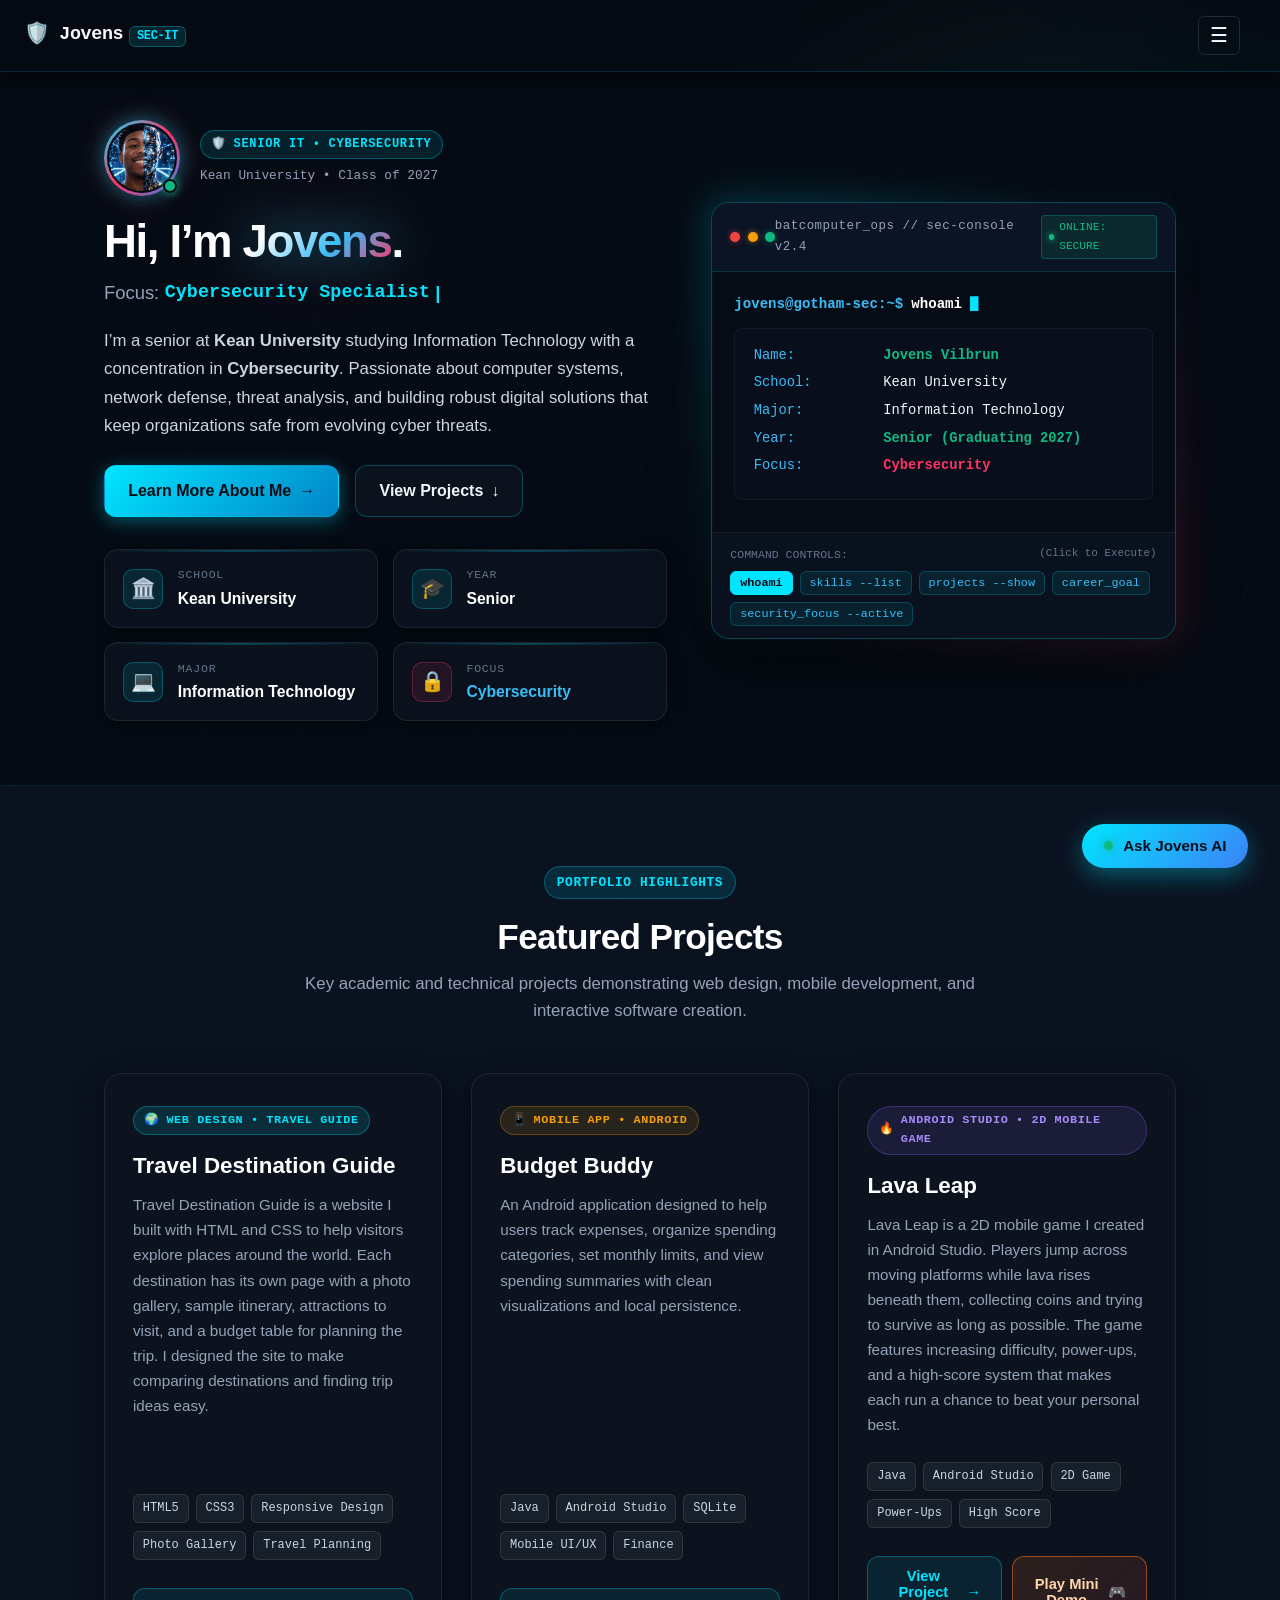
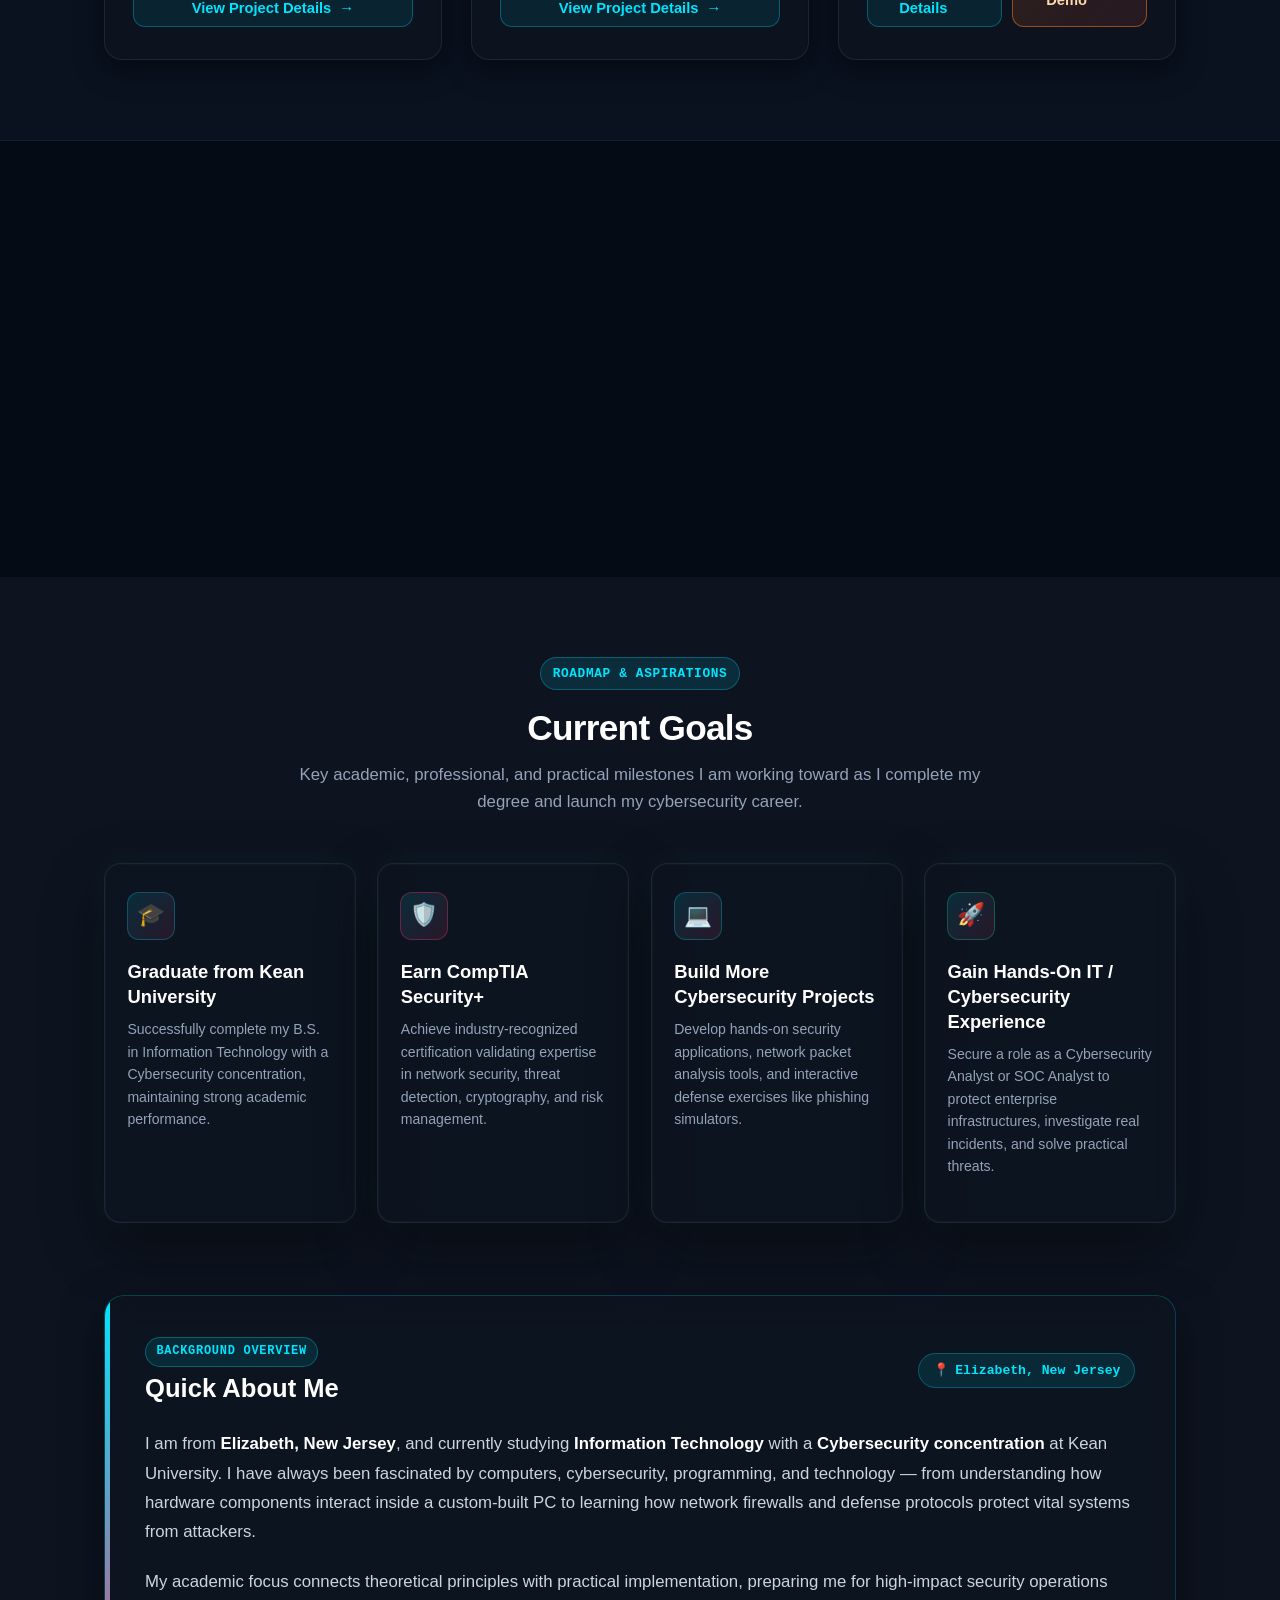
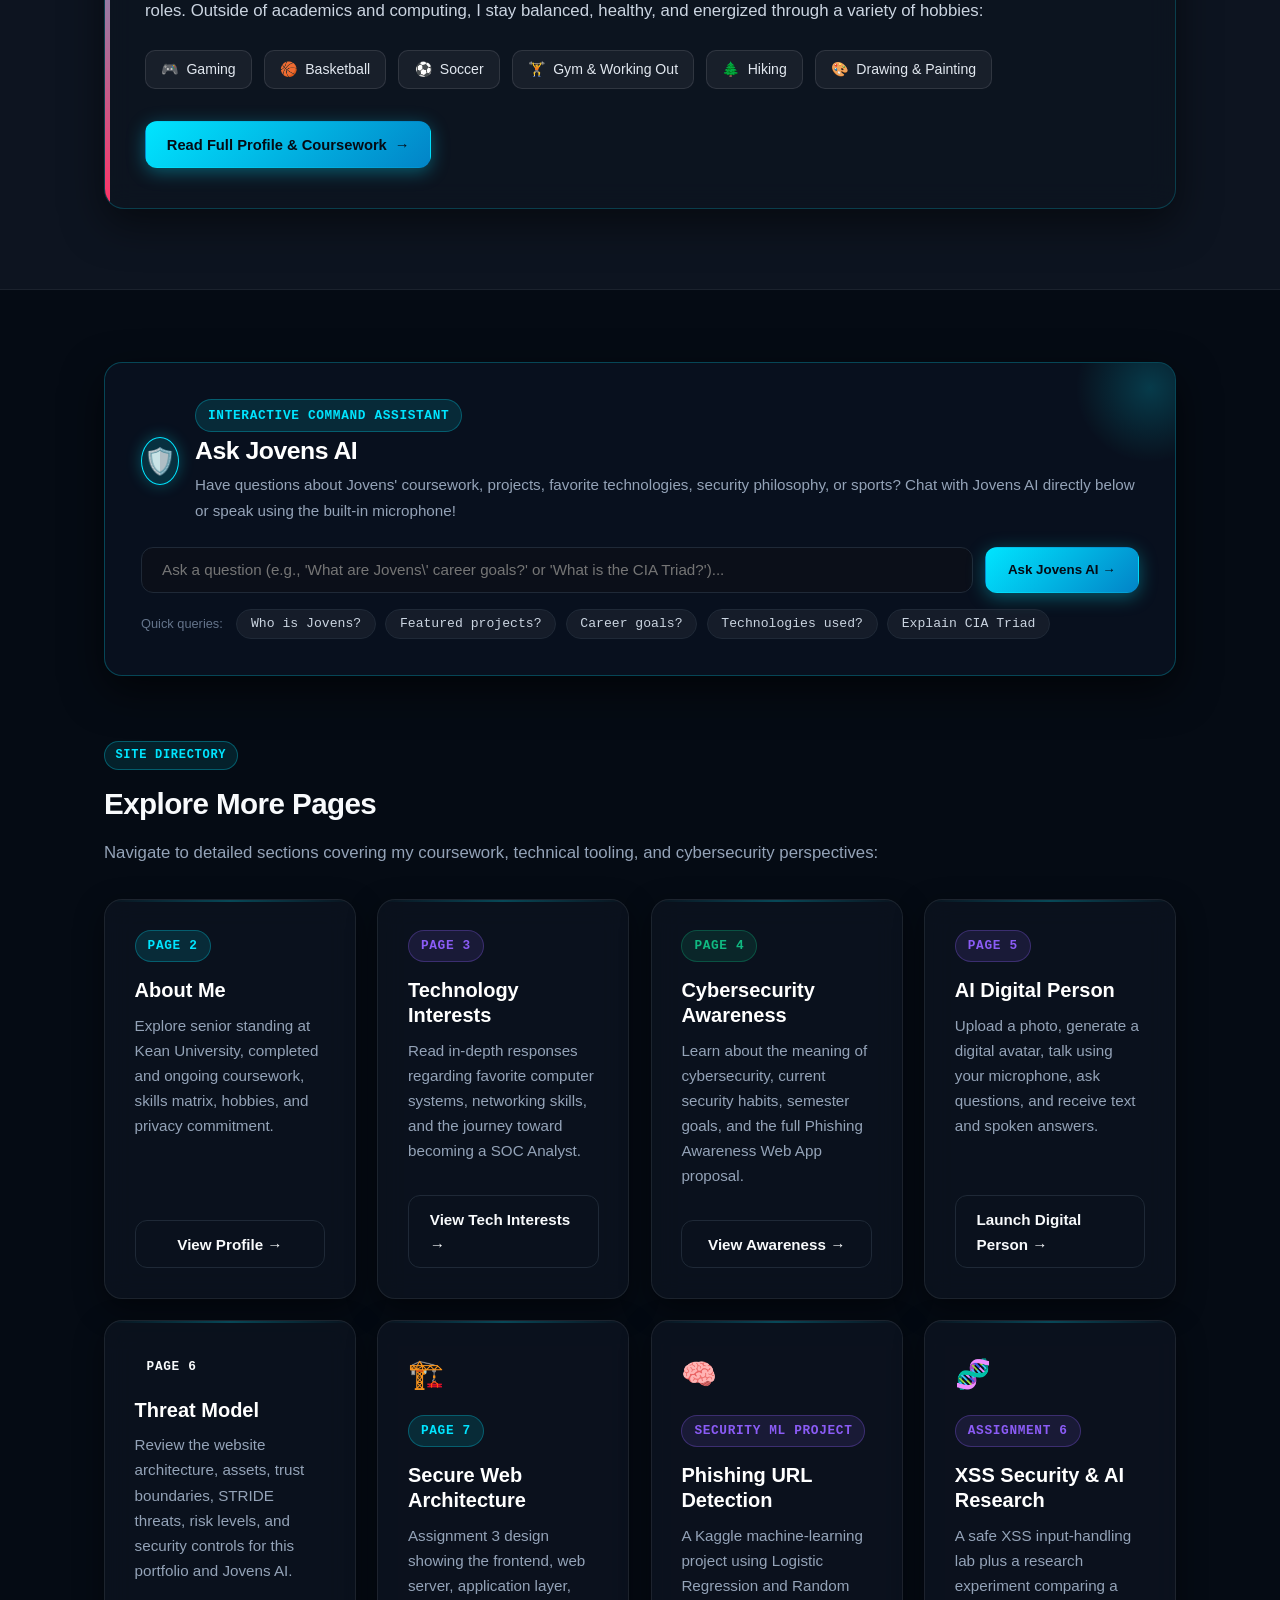
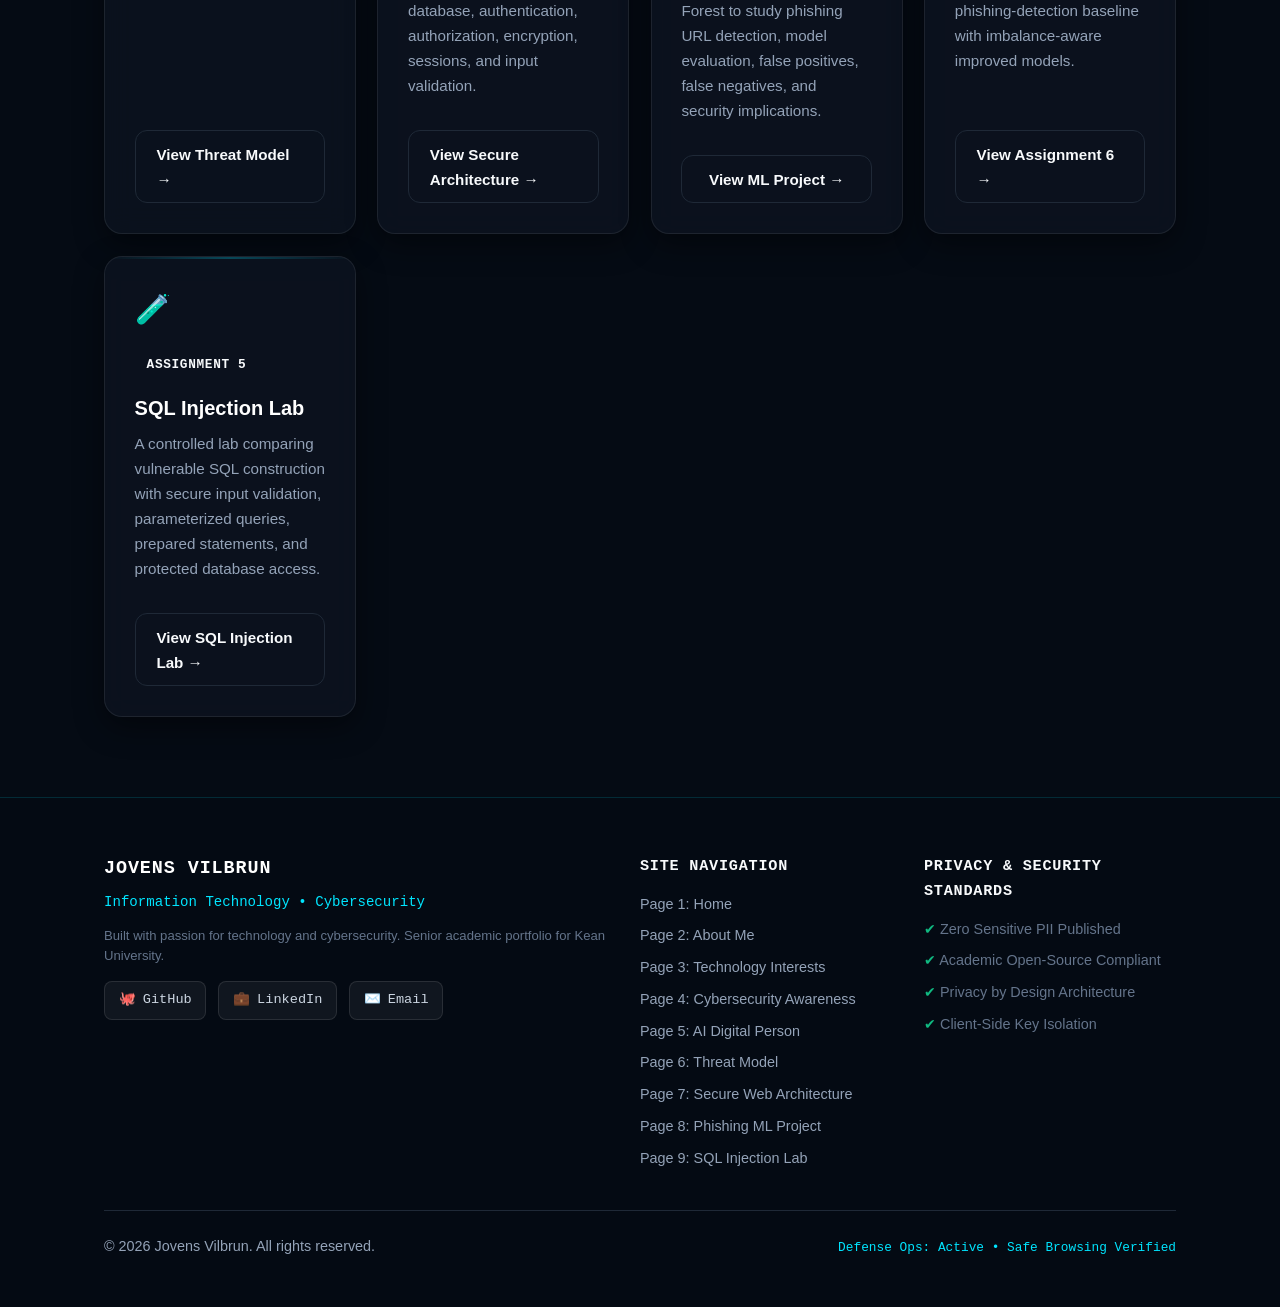
<file: index.html>
<!DOCTYPE html>
<html lang="en">
<head>
  <meta charset="UTF-8">
  <meta name="viewport" content="width=device-width, initial-scale=1.0">
  <meta name="description" content="Personal portfolio of Jovens Vilbrun — Senior at Kean University studying Information Technology with a concentration in Cybersecurity.">
  <title>Jovens Vilbrun | IT & Cybersecurity Portfolio</title>
  <link rel="stylesheet" href="css/styles.css">
  <link rel="stylesheet" href="css/themes.css">
</head>
<body>

  <!-- Site Navigation Header -->
  <header class="site-header">
    <div class="container nav-wrapper">
      <a href="index.html" class="site-logo">
        <span class="shield-icon">🛡️</span>
        <span>Jovens<span class="tag">SEC-IT</span></span>
      </a>
      <button class="nav-toggle" aria-label="Toggle navigation menu" aria-expanded="false">
        ☰
      </button>
      <nav>
        <ul class="nav-links">
          <li><a href="login.html" class="nav-login-link">Login</a></li>
          <li><a href="index.html" class="active">Home</a></li>
          <li><a href="about.html">About Me</a></li>
          <li><a href="technology.html">Technology</a></li>
          <li><a href="cybersecurity.html">Cybersecurity</a></li>
          <li><a href="digital-person.html">AI Digital Person</a></li>
          <li><a href="threat-model.html">Threat Model</a></li>
          <li><a href="secure-architecture.html">Secure Architecture</a></li>
          <li><a href="phishing-ml-project.html">Phishing ML</a></li>
        <li><a href="assignment6.html">Cross-Site Scripting (XSS) Security</a></li>
        <li><a href="sql-injection-lab.html">SQL Injection Lab</a></li>
        </ul>
      </nav>
    </div>
  </header>

  <!-- ====================================================
       FULL-PAGE GOTHAM / BATMAN ATMOSPHERE BACKDROP
       Fixed across full viewport & page scroll
       ==================================================== -->
  <div class="gotham-fullpage-backdrop" aria-hidden="true">
    <!-- Ambient Canvas (Subtle drifting mist & rain particles) -->
    <canvas id="gotham-ambient-canvas"></canvas>

    <!-- Faint Full Moon with Atmosphere Glow -->
    <div class="gotham-moon"></div>

    <!-- Subtle Bat-Signal Searchlight Beam in Cloud Layer -->
    <div class="gotham-batsignal">
      <div class="batsignal-cone"></div>
      <div class="batsignal-target">
        <svg class="batsignal-bat-svg" viewBox="0 0 100 50">
          <path d="M50,16 C53,10 56,8 58,14 C63,12 72,14 80,22 C78,25 72,26 68,26 C75,32 72,42 63,40 C58,34 54,34 50,38 C46,34 42,34 37,40 C28,42 25,32 32,26 C28,26 22,25 20,22 C28,14 37,12 42,14 C44,8 47,10 50,16 Z"/>
        </svg>
      </div>
    </div>

    <!-- Atmospheric Low Fog Layers -->
    <div class="gotham-fog-fixed"></div>

    <!-- Gotham City Skyline Silhouette along bottom horizon -->
    <div class="gotham-skyline-fixed">
      <svg class="gotham-skyline-svg" viewBox="0 0 1440 130" preserveAspectRatio="none">
        <defs>
          <linearGradient id="skylineGradFixed" x1="0" y1="0" x2="0" y2="1">
            <stop offset="0%" stop-color="#0f192b"/>
            <stop offset="100%" stop-color="#040810"/>
          </linearGradient>
        </defs>
        <path d="M0,130 L0,85 L35,85 L35,70 L48,70 L48,45 L52,45 L52,70 L65,70 L65,95 L110,95 L110,60 L140,60 L140,40 L143,20 L145,20 L148,40 L160,40 L160,80 L200,80 L200,55 L245,55 L245,90 L290,90 L290,65 L310,65 L310,35 L313,10 L315,10 L317,35 L335,35 L335,75 L380,75 L380,50 L420,50 L420,95 L470,95 L470,60 L505,60 L505,30 L508,15 L510,15 L512,30 L530,30 L530,85 L590,85 L590,65 L630,65 L630,45 L650,45 L650,80 L700,80 L700,55 L740,55 L740,25 L743,5 L745,5 L747,25 L765,25 L765,70 L820,70 L820,50 L860,50 L860,90 L910,90 L910,65 L950,65 L950,35 L953,18 L955,18 L957,35 L975,35 L975,80 L1030,80 L1030,55 L1070,55 L1070,95 L1120,95 L1120,60 L1155,60 L1155,30 L1158,12 L1160,12 L1162,30 L1180,30 L1180,75 L1240,75 L1240,50 L1280,50 L1280,85 L1330,85 L1330,65 L1365,65 L1365,40 L1368,22 L1370,22 L1372,40 L1390,40 L1390,85 L1440,85 L1440,130 Z" fill="url(#skylineGradFixed)"/>
        <circle cx="144" cy="18" r="2" fill="#ef4444" opacity="0.8"/>
        <circle cx="314" cy="8" r="2" fill="#ef4444" opacity="0.8"/>
        <circle cx="509" cy="13" r="2" fill="#ef4444" opacity="0.8"/>
        <circle cx="744" cy="3" r="2.5" fill="#ef4444" opacity="0.9"/>
        <circle cx="954" cy="16" r="2" fill="#ef4444" opacity="0.8"/>
        <circle cx="1159" cy="10" r="2" fill="#ef4444" opacity="0.8"/>
        <circle cx="1369" cy="20" r="2" fill="#ef4444" opacity="0.8"/>
      </svg>
    </div>
  </div>

  <!-- Main Content -->
  <main style="padding: 0;">

    <!-- ====================================================
         HERO SECTION: Gotham Atmosphere & Command Center
         ==================================================== -->
    <section class="sec-hero">
      <!-- Hero Main Content Grid -->
      <div class="container hero-content-wrap">
        <div class="hero-grid-redesign">
          
          <!-- LEFT SIDE: Profile, Intro, Typewriter & Stat Cards -->
          <div class="hero-left">
            
            <!-- Profile Avatar & Badge Row -->
            <div class="hero-profile-row">
              <div class="hero-avatar-wrap">
                <div class="hero-avatar-inner">
                  <img src="images/profile-avatar.png" alt="Jovens cyber-themed profile portrait" class="hero-avatar-photo">
                </div>
                <span class="hero-avatar-status" title="Status: Online & Ready"></span>
              </div>
              <div class="hero-badge-col">
                <span class="badge-gotham">
                  <span>🛡️</span>
                  <span>SENIOR IT &bull; CYBERSECURITY</span>
                </span>
                <span style="font-family: var(--font-mono); font-size: 0.8rem; color: #94a3b8;">Kean University &bull; Class of 2027</span>
              </div>
            </div>

            <!-- Main Heading with Blue/Red Gradient Glow -->
            <h1 class="hero-title">
              Hi, I’m <span class="gotham-glow-text">Jovens</span>.
            </h1>

            <!-- Dynamic Typewriter Subtitle -->
            <div class="hero-typewriter">
              <span>Focus:</span>
              <span class="typewriter-role" id="typewriter-text">Cybersecurity Specialist</span><span class="blinking-cursor">|</span>
            </div>

            <!-- Short Professional Introduction -->
            <p class="hero-lead-text">
              I’m a senior at <strong>Kean University</strong> studying Information Technology with a concentration in <strong>Cybersecurity</strong>. Passionate about computer systems, network defense, threat analysis, and building robust digital solutions that keep organizations safe from evolving cyber threats.
            </p>

            <!-- CTA Action Buttons -->
            <div class="hero-cta-btns">
              <a href="about.html" class="btn-gotham-primary">
                <span>Learn More About Me</span>
                <span>&rarr;</span>
              </a>
              <a href="#featured-projects" class="btn-gotham-secondary">
                <span>View Projects</span>
                <span>&darr;</span>
              </a>
            </div>

            <!-- Redesigned Information Stat Cards -->
            <div class="stat-cards-grid">
              
              <!-- Card 1: School -->
              <div class="stat-card">
                <div class="stat-icon-wrap">🏛️</div>
                <div class="stat-content">
                  <span class="stat-label">School</span>
                  <span class="stat-value">Kean University</span>
                </div>
              </div>

              <!-- Card 2: Year -->
              <div class="stat-card">
                <div class="stat-icon-wrap">🎓</div>
                <div class="stat-content">
                  <span class="stat-label">Year</span>
                  <span class="stat-value">Senior</span>
                </div>
              </div>

              <!-- Card 3: Major -->
              <div class="stat-card">
                <div class="stat-icon-wrap">💻</div>
                <div class="stat-content">
                  <span class="stat-label">Major</span>
                  <span class="stat-value">Information Technology</span>
                </div>
              </div>

              <!-- Card 4: Focus -->
              <div class="stat-card">
                <div class="stat-icon-wrap" style="color: var(--accent-crimson); border-color: rgba(255, 51, 102, 0.3); background: rgba(255, 51, 102, 0.1);">🔒</div>
                <div class="stat-content">
                  <span class="stat-label">Focus</span>
                  <span class="stat-value" style="color: #38bdf8;">Cybersecurity</span>
                </div>
              </div>

            </div>

          </div>

          <!-- RIGHT SIDE: Batcomputer / Cybersecurity Terminal -->
          <div class="hero-right">
            <div class="bat-terminal-container">
              <!-- Dual-Tone Ambient Glow Aura -->
              <div class="bat-terminal-aura" aria-hidden="true"></div>

              <!-- Terminal Window Panel -->
              <div class="bat-terminal">
                <div class="bat-terminal-header">
                  <div class="bat-terminal-controls">
                    <span class="bat-dot red"></span>
                    <span class="bat-dot yellow"></span>
                    <span class="bat-dot green"></span>
                  </div>
                  <span class="bat-terminal-title">batcomputer_ops // sec-console v2.4</span>
                  <div class="bat-terminal-status">
                    <span class="bat-terminal-status-dot"></span>
                    <span>ONLINE: SECURE</span>
                  </div>
                </div>

                <div class="bat-terminal-body">
                  <div class="term-prompt-line">
                    <span class="term-prompt-prefix">jovens@gotham-sec:~$</span>
                    <span class="term-typed-cmd" id="terminal-cmd">whoami</span>
                    <span class="term-cursor">█</span>
                  </div>
                  <div class="term-output-block" id="terminal-output">
                    <!-- Populated dynamically by main.js -->
                    <div class="term-output-item"><span class="term-output-key">Name:</span><span class="term-output-val highlight">Jovens Vilbrun</span></div>
                    <div class="term-output-item"><span class="term-output-key">School:</span><span class="term-output-val">Kean University</span></div>
                    <div class="term-output-item"><span class="term-output-key">Major:</span><span class="term-output-val">Information Technology</span></div>
                    <div class="term-output-item"><span class="term-output-key">Year:</span><span class="term-output-val highlight">Senior</span></div>
                    <div class="term-output-item"><span class="term-output-key">Concentration:</span><span class="term-output-val crimson">Cybersecurity</span></div>
                    <div class="term-output-item"><span class="term-output-key">Career Goal:</span><span class="term-output-val highlight">Cybersecurity Analyst / SOC Analyst</span></div>
                  </div>
                </div>

                <div class="bat-terminal-footer">
                  <div class="bat-chips-title">
                    <span>COMMAND CONTROLS:</span>
                    <span style="font-size: 0.68rem; color: #64748b;">(Click to Execute)</span>
                  </div>
                  <div class="bat-chips-list">
                    <button class="bat-chip-btn active" data-cmd="whoami">whoami</button>
                    <button class="bat-chip-btn" data-cmd="skills --list">skills --list</button>
                    <button class="bat-chip-btn" data-cmd="projects --show">projects --show</button>
                    <button class="bat-chip-btn" data-cmd="career_goal">career_goal</button>
                    <button class="bat-chip-btn" data-cmd="security_focus --active">security_focus --active</button>
                  </div>
                </div>
              </div>
            </div>
          </div>

        </div>
      </div>
    </section>

    <!-- ====================================================
         SECTION 2: FEATURED PROJECTS
         ==================================================== -->
    <section id="featured-projects" class="sec-projects reveal-on-scroll">
      <div class="container">
        
        <div class="section-headline">
          <span class="badge badge-cyan">PORTFOLIO HIGHLIGHTS</span>
          <h2>Featured Projects</h2>
          <p>
            Key academic and technical projects demonstrating web design, mobile development, and interactive software creation.
          </p>
        </div>

        <div class="projects-grid">
          
          <!-- PROJECT 1: Travel Destination Guide -->
          <div class="project-card-redesign">
            <div class="project-card-badge cyan">
              <span>🌍</span>
              <span>Web Design &bull; Travel Guide</span>
            </div>
            <h3 class="project-card-title">Travel Destination Guide</h3>
            <p class="project-card-desc">
              Travel Destination Guide is a website I built with HTML and CSS to help visitors explore places around the world. Each destination has its own page with a photo gallery, sample itinerary, attractions to visit, and a budget table for planning the trip. I designed the site to make comparing destinations and finding trip ideas easy.
            </p>
            <div class="project-tech-tags">
              <span class="tech-tag-pill">HTML5</span>
              <span class="tech-tag-pill">CSS3</span>
              <span class="tech-tag-pill">Responsive Design</span>
              <span class="tech-tag-pill">Photo Gallery</span>
              <span class="tech-tag-pill">Travel Planning</span>
            </div>
            <button class="project-card-btn open-project-modal-btn" data-project="travelGuide">
              <span>View Project Details</span>
              <span>&rarr;</span>
            </button>
          </div>

          <!-- PROJECT 2: Budget Buddy -->
          <div class="project-card-redesign">
            <div class="project-card-badge amber">
              <span>📱</span>
              <span>Mobile App &bull; Android</span>
            </div>
            <h3 class="project-card-title">Budget Buddy</h3>
            <p class="project-card-desc">
              An Android application designed to help users track expenses, organize spending categories, set monthly limits, and view spending summaries with clean visualizations and local persistence.
            </p>
            <div class="project-tech-tags">
              <span class="tech-tag-pill">Java</span>
              <span class="tech-tag-pill">Android Studio</span>
              <span class="tech-tag-pill">SQLite</span>
              <span class="tech-tag-pill">Mobile UI/UX</span>
              <span class="tech-tag-pill">Finance</span>
            </div>
            <button class="project-card-btn open-project-modal-btn" data-project="budgetBuddy">
              <span>View Project Details</span>
              <span>&rarr;</span>
            </button>
          </div>

          <!-- PROJECT 3: Lava Leap -->
          <div class="project-card-redesign">
            <div class="project-card-badge purple">
              <span>🔥</span>
              <span>Android Studio &bull; 2D Mobile Game</span>
            </div>
            <h3 class="project-card-title">Lava Leap</h3>
            <p class="project-card-desc">
              Lava Leap is a 2D mobile game I created in Android Studio. Players jump across moving platforms while lava rises beneath them, collecting coins and trying to survive as long as possible. The game features increasing difficulty, power-ups, and a high-score system that makes each run a chance to beat your personal best.
            </p>
            <div class="project-tech-tags">
              <span class="tech-tag-pill">Java</span>
              <span class="tech-tag-pill">Android Studio</span>
              <span class="tech-tag-pill">2D Game</span>
              <span class="tech-tag-pill">Power-Ups</span>
              <span class="tech-tag-pill">High Score</span>
            </div>
            <div class="project-card-actions">
              <button class="project-card-btn open-project-modal-btn" data-project="lavaLeap">
                <span>View Project Details</span>
                <span>&rarr;</span>
              </button>
              <button class="project-card-btn project-card-btn-demo" id="open-lava-demo" type="button">
                <span>Play Mini Demo</span>
                <span>🎮</span>
              </button>
            </div>
          </div>

        </div>

      </div>
    </section>

    <!-- ====================================================
         SECTION 3: TECHNOLOGIES I USE (Horizontal Marquee)
         ==================================================== -->
    <section id="technologies" class="sec-tech reveal-on-scroll">
      <div class="container">
        
        <div class="section-headline">
          <span class="badge badge-gotham">TOOLKIT & ENVIRONMENT</span>
          <h2>Technologies I Use</h2>
          <p>
            Languages, frameworks, database engines, and development tools I leverage to engineer software and security workflows.
          </p>
        </div>

        <div class="tech-marquee-wrapper">
          <div class="tech-marquee-track">
            
            <!-- Loop 1: 11 Technologies -->
            <div class="tech-strip-card">
              <span class="tech-icon-svg" style="color: #38bdf8;">🐍</span>
              <span class="tech-strip-name">Python</span>
            </div>
            <div class="tech-strip-card">
              <span class="tech-icon-svg" style="color: #ef4444;">☕</span>
              <span class="tech-strip-name">Java</span>
            </div>
            <div class="tech-strip-card">
              <span class="tech-icon-svg" style="color: #f97316;">🌐</span>
              <span class="tech-strip-name">HTML</span>
            </div>
            <div class="tech-strip-card">
              <span class="tech-icon-svg" style="color: #06b6d4;">🎨</span>
              <span class="tech-strip-name">CSS</span>
            </div>
            <div class="tech-strip-card">
              <span class="tech-icon-svg" style="color: #3b82f6;">🐬</span>
              <span class="tech-strip-name">MySQL</span>
            </div>
            <div class="tech-strip-card">
              <span class="tech-icon-svg" style="color: #facc15;">🐧</span>
              <span class="tech-strip-name">Linux</span>
            </div>
            <div class="tech-strip-card">
              <span class="tech-icon-svg" style="color: #f43f5e;">📦</span>
              <span class="tech-strip-name">Git</span>
            </div>
            <div class="tech-strip-card">
              <span class="tech-icon-svg" style="color: #0284c7;">💻</span>
              <span class="tech-strip-name">VS Code</span>
            </div>
            <div class="tech-strip-card">
              <span class="tech-icon-svg" style="color: #22c55e;">🤖</span>
              <span class="tech-strip-name">Android Studio</span>
            </div>
            <div class="tech-strip-card">
              <span class="tech-icon-svg" style="color: #cbd5e1;">🎮</span>
              <span class="tech-strip-name">Unity</span>
            </div>
            <div class="tech-strip-card">
              <span class="tech-icon-svg" style="color: #6366f1;">📦</span>
              <span class="tech-strip-name">VirtualBox</span>
            </div>

            <!-- Loop 2: Identical set for seamless infinite scroll -->
            <div class="tech-strip-card">
              <span class="tech-icon-svg" style="color: #38bdf8;">🐍</span>
              <span class="tech-strip-name">Python</span>
            </div>
            <div class="tech-strip-card">
              <span class="tech-icon-svg" style="color: #ef4444;">☕</span>
              <span class="tech-strip-name">Java</span>
            </div>
            <div class="tech-strip-card">
              <span class="tech-icon-svg" style="color: #f97316;">🌐</span>
              <span class="tech-strip-name">HTML</span>
            </div>
            <div class="tech-strip-card">
              <span class="tech-icon-svg" style="color: #06b6d4;">🎨</span>
              <span class="tech-strip-name">CSS</span>
            </div>
            <div class="tech-strip-card">
              <span class="tech-icon-svg" style="color: #3b82f6;">🐬</span>
              <span class="tech-strip-name">MySQL</span>
            </div>
            <div class="tech-strip-card">
              <span class="tech-icon-svg" style="color: #facc15;">🐧</span>
              <span class="tech-strip-name">Linux</span>
            </div>
            <div class="tech-strip-card">
              <span class="tech-icon-svg" style="color: #f43f5e;">📦</span>
              <span class="tech-strip-name">Git</span>
            </div>
            <div class="tech-strip-card">
              <span class="tech-icon-svg" style="color: #0284c7;">💻</span>
              <span class="tech-strip-name">VS Code</span>
            </div>
            <div class="tech-strip-card">
              <span class="tech-icon-svg" style="color: #22c55e;">🤖</span>
              <span class="tech-strip-name">Android Studio</span>
            </div>
            <div class="tech-strip-card">
              <span class="tech-icon-svg" style="color: #cbd5e1;">🎮</span>
              <span class="tech-strip-name">Unity</span>
            </div>
            <div class="tech-strip-card">
              <span class="tech-icon-svg" style="color: #6366f1;">📦</span>
              <span class="tech-strip-name">VirtualBox</span>
            </div>

          </div>
        </div>

      </div>
    </section>

    <!-- ====================================================
         SECTION 4: CURRENT GOALS & QUICK ABOUT ME
         ==================================================== -->
    <section id="goals-about" class="sec-goals-about reveal-on-scroll">
      <div class="container">
        
        <!-- SUBSECTION: CURRENT GOALS -->
        <div class="section-headline">
          <span class="badge badge-cyan">ROADMAP & ASPIRATIONS</span>
          <h2>Current Goals</h2>
          <p>
            Key academic, professional, and practical milestones I am working toward as I complete my degree and launch my cybersecurity career.
          </p>
        </div>

        <div class="goals-grid">
          
          <!-- Goal 1 -->
          <div class="goal-card">
            <div class="goal-icon-box">🎓</div>
            <h3 class="goal-card-title">Graduate from Kean University</h3>
            <p class="goal-card-desc">
              Successfully complete my B.S. in Information Technology with a Cybersecurity concentration, maintaining strong academic performance.
            </p>
          </div>

          <!-- Goal 2 -->
          <div class="goal-card">
            <div class="goal-icon-box" style="border-color: rgba(255, 51, 102, 0.35);">🛡️</div>
            <h3 class="goal-card-title">Earn CompTIA Security+</h3>
            <p class="goal-card-desc">
              Achieve industry-recognized certification validating expertise in network security, threat detection, cryptography, and risk management.
            </p>
          </div>

          <!-- Goal 3 -->
          <div class="goal-card">
            <div class="goal-icon-box">💻</div>
            <h3 class="goal-card-title">Build More Cybersecurity Projects</h3>
            <p class="goal-card-desc">
              Develop hands-on security applications, network packet analysis tools, and interactive defense exercises like phishing simulators.
            </p>
          </div>

          <!-- Goal 4 -->
          <div class="goal-card">
            <div class="goal-icon-box" style="border-color: rgba(16, 185, 129, 0.35);">🚀</div>
            <h3 class="goal-card-title">Gain Hands-On IT / Cybersecurity Experience</h3>
            <p class="goal-card-desc">
              Secure a role as a Cybersecurity Analyst or SOC Analyst to protect enterprise infrastructures, investigate real incidents, and solve practical threats.
            </p>
          </div>

        </div>

        <!-- SUBSECTION: QUICK ABOUT ME -->
        <div class="about-summary-wrapper">
          <div class="about-summary-card">
            
            <div class="about-summary-header">
              <div>
                <span class="badge badge-gotham" style="margin-bottom: 0.4rem;">BACKGROUND OVERVIEW</span>
                <h3 style="font-size: 1.6rem; color: #ffffff; margin-bottom: 0;">Quick About Me</h3>
              </div>
              <span class="about-location-pill">
                <span>📍</span>
                <span>Elizabeth, New Jersey</span>
              </span>
            </div>

            <div class="about-summary-body">
              <p>
                I am from <strong>Elizabeth, New Jersey</strong>, and currently studying <strong>Information Technology</strong> with a <strong>Cybersecurity concentration</strong> at Kean University. I have always been fascinated by computers, cybersecurity, programming, and technology — from understanding how hardware components interact inside a custom-built PC to learning how network firewalls and defense protocols protect vital systems from attackers.
              </p>
              <p>
                My academic focus connects theoretical principles with practical implementation, preparing me for high-impact security operations roles. Outside of academics and computing, I stay balanced, healthy, and energized through a variety of hobbies:
              </p>
            </div>

            <!-- Hobby Tags -->
            <div class="about-hobbies-row">
              <span class="hobby-pill"><span>🎮</span> <span>Gaming</span></span>
              <span class="hobby-pill"><span>🏀</span> <span>Basketball</span></span>
              <span class="hobby-pill"><span>⚽</span> <span>Soccer</span></span>
              <span class="hobby-pill"><span>🏋️</span> <span>Gym &amp; Working Out</span></span>
              <span class="hobby-pill"><span>🌲</span> <span>Hiking</span></span>
              <span class="hobby-pill"><span>🎨</span> <span>Drawing &amp; Painting</span></span>
            </div>

            <div>
              <a href="about.html" class="btn-gotham-primary" style="font-size: 0.92rem; padding: 0.65rem 1.3rem;">
                <span>Read Full Profile &amp; Coursework</span>
                <span>&rarr;</span>
              </a>
            </div>

          </div>
        </div>

      </div>
    </section>

    <!-- ====================================================
         SECTION 5: INTERACTIVE CYBERBOT SPOTLIGHT
         ==================================================== -->
    <section class="container" style="margin-top: 4.5rem; margin-bottom: 4rem;">
      <div class="ai-spotlight-card" style="border: 1px solid rgba(0, 229, 255, 0.25); background: rgba(10, 18, 32, 0.85); box-shadow: 0 15px 40px rgba(0,0,0,0.6);">
        <div class="ai-spotlight-header">
          <div class="ai-avatar-badge" style="background: rgba(0, 229, 255, 0.15); border: 1px solid var(--accent-cyan);">🛡️</div>
          <div>
            <span class="badge badge-cyan" style="margin-bottom: 0.25rem;">Interactive Command Assistant</span>
            <h2 style="font-size: 1.55rem; margin-bottom: 0.35rem; color: #ffffff;">Ask Jovens AI</h2>
            <p style="margin-bottom: 0; color: #94a3b8; font-size: 0.95rem;">
              Have questions about Jovens' coursework, projects, favorite technologies, security philosophy, or sports? Chat with Jovens AI directly below or speak using the built-in microphone!
            </p>
          </div>
        </div>

        <div class="ai-spotlight-input-row">
          <input type="text" id="section-chat-input" class="ai-spotlight-input" placeholder="Ask a question (e.g., 'What are Jovens\' career goals?' or 'What is the CIA Triad?')..." autocomplete="off">
          <button id="section-chat-send" class="btn-gotham-primary" style="padding: 0.75rem 1.4rem; white-space: nowrap;">Ask Jovens AI &rarr;</button>
        </div>

        <div class="ai-chips-wrap">
          <span style="font-size: 0.8rem; color: var(--text-muted); align-self: center; margin-right: 0.25rem;">Quick queries:</span>
          <button class="section-quick-chip" data-query="Tell me about Jovens">Who is Jovens?</button>
          <button class="section-quick-chip" data-query="What projects has Jovens worked on?">Featured projects?</button>
          <button class="section-quick-chip" data-query="What are Jovens' career goals?">Career goals?</button>
          <button class="section-quick-chip" data-query="What technologies does Jovens use?">Technologies used?</button>
          <button class="section-quick-chip" data-query="What is the CIA Triad?">Explain CIA Triad</button>
        </div>
      </div>
    </section>

    <!-- ====================================================
         SECTION 6: EXPLORE THE REST OF THE SITE
         ==================================================== -->
    <section class="container" style="margin-bottom: 5rem;">
      <div class="section-header">
        <span class="badge badge-gotham">SITE DIRECTORY</span>
        <h2 style="font-size: 1.85rem;">Explore More Pages</h2>
        <p>Navigate to detailed sections covering my coursework, technical tooling, and cybersecurity perspectives:</p>
      </div>
      
      <div class="threat-directory-grid">
        <div class="card" style="border: 1px solid rgba(255,255,255,0.08); background: rgba(13, 20, 32, 0.75);">
          <span class="badge badge-cyan" style="width: fit-content;">Page 2</span>
          <h3 class="card-title">About Me</h3>
          <p class="card-text">Explore senior standing at Kean University, completed and ongoing coursework, skills matrix, hobbies, and privacy commitment.</p>
          <a href="about.html" class="btn btn-outline" style="margin-top: 1rem;">View Profile &rarr;</a>
        </div>

        <div class="card" style="border: 1px solid rgba(255,255,255,0.08); background: rgba(13, 20, 32, 0.75);">
          <span class="badge badge-purple" style="width: fit-content;">Page 3</span>
          <h3 class="card-title">Technology Interests</h3>
          <p class="card-text">Read in-depth responses regarding favorite computer systems, networking skills, and the journey toward becoming a SOC Analyst.</p>
          <a href="technology.html" class="btn btn-outline" style="margin-top: 1rem;">View Tech Interests &rarr;</a>
        </div>

        <div class="card" style="border: 1px solid rgba(255,255,255,0.08); background: rgba(13, 20, 32, 0.75);">
          <span class="badge badge-emerald" style="width: fit-content;">Page 4</span>
          <h3 class="card-title">Cybersecurity Awareness</h3>
          <p class="card-text">Learn about the meaning of cybersecurity, current security habits, semester goals, and the full Phishing Awareness Web App proposal.</p>
          <a href="cybersecurity.html" class="btn btn-outline" style="margin-top: 1rem;">View Awareness &rarr;</a>
        </div>

        <div class="card" style="border: 1px solid rgba(255,255,255,0.08); background: rgba(13, 20, 32, 0.75);">
          <span class="badge badge-purple" style="width: fit-content;">Page 5</span>
          <h3 class="card-title">AI Digital Person</h3>
          <p class="card-text">Upload a photo, generate a digital avatar, talk using your microphone, ask questions, and receive text and spoken answers.</p>
          <a href="digital-person.html" class="btn btn-outline" style="margin-top: 1rem;">Launch Digital Person &rarr;</a>
        </div>

        <div class="card" style="border: 1px solid rgba(255,255,255,0.08); background: rgba(13, 20, 32, 0.75);">
          <span class="badge badge-red" style="width: fit-content;">Page 6</span>
          <h3 class="card-title">Threat Model</h3>
          <p class="card-text">Review the website architecture, assets, trust boundaries, STRIDE threats, risk levels, and security controls for this portfolio and Jovens AI.</p>
          <a href="threat-model.html" class="btn btn-outline" style="margin-top: 1rem;">View Threat Model &rarr;</a>
        </div>
        <div class="card">
          <div class="card-icon">🏗️</div>
          <span class="badge badge-cyan" style="width: fit-content;">Page 7</span>
          <h3 class="card-title">Secure Web Architecture</h3>
          <p class="card-text">Assignment 3 design showing the frontend, web server, application layer, database, authentication, authorization, encryption, sessions, and input validation.</p>
          <a href="secure-architecture.html" class="btn btn-outline" style="margin-top: 1rem;">View Secure Architecture &rarr;</a>
        </div>


        <div class="card">
          <div class="card-icon">🧠</div>
          <span class="badge badge-purple" style="width: fit-content;">Security ML Project</span>
          <h3 class="card-title">Phishing URL Detection</h3>
          <p class="card-text">A Kaggle machine-learning project using Logistic Regression and Random Forest to study phishing URL detection, model evaluation, false positives, false negatives, and security implications.</p>
          <a href="phishing-ml-project.html" class="btn btn-outline" style="margin-top: 1rem;">View ML Project &rarr;</a>
        </div>
        <div class="card">
          <div class="card-icon">🧬</div>
          <span class="badge badge-purple" style="width: fit-content;">Assignment 6</span>
          <h3 class="card-title">XSS Security & AI Research</h3>
          <p class="card-text">A safe XSS input-handling lab plus a research experiment comparing a phishing-detection baseline with imbalance-aware improved models.</p>
          <a href="assignment6.html" class="btn btn-outline" style="margin-top: 1rem;">View Assignment 6 &rarr;</a>
        </div>
        <div class="card">
          <div class="card-icon">🧪</div>
          <span class="badge badge-red" style="width: fit-content;">Assignment 5</span>
          <h3 class="card-title">SQL Injection Lab</h3>
          <p class="card-text">A controlled lab comparing vulnerable SQL construction with secure input validation, parameterized queries, prepared statements, and protected database access.</p>
          <a href="sql-injection-lab.html" class="btn btn-outline" style="margin-top: 1rem;">View SQL Injection Lab &rarr;</a>
        </div>
      </div>
    </section>

  </main>

  <!-- ====================================================
       INTERACTIVE PROJECT MODAL (Travel Guide, Budget Buddy & Lava Leap)
       ==================================================== -->
  <div id="project-modal" class="gotham-modal-overlay" role="dialog" aria-modal="true" aria-labelledby="modal-title">
    <div class="gotham-modal-dialog">
      <button id="modal-close" class="gotham-modal-close" aria-label="Close dialog">&times;</button>
      <h3 id="modal-title" style="font-size: 1.45rem; color: #ffffff; margin-bottom: 1.25rem;">Project Details</h3>
      <div id="modal-body">
        <!-- Injected via JavaScript -->
      </div>
    </div>
  </div>

  <!-- ====================================================
       LAVA LEAP MINI PLAYABLE DEMO
       ==================================================== -->
  <div id="lava-demo-modal" class="gotham-modal-overlay lava-demo-overlay" role="dialog" aria-modal="true" aria-labelledby="lava-demo-title">
    <div class="gotham-modal-dialog lava-demo-dialog">
      <button id="lava-demo-close" class="gotham-modal-close" aria-label="Close Lava Leap demo">&times;</button>
      <div class="lava-demo-header">
        <div>
          <span class="badge badge-gotham">PLAYABLE PROJECT PREVIEW</span>
          <h3 id="lava-demo-title">Lava Leap — Mini Demo</h3>
          <p>Jump across platforms, collect coins, and stay above the rising lava.</p>
        </div>
        <div class="lava-demo-stats" aria-live="polite">
          <span>Score <strong id="lava-score">0</strong></span>
          <span>Coins <strong id="lava-coins">0</strong></span>
          <span>Best <strong id="lava-best">0</strong></span>
        </div>
      </div>

      <div class="lava-game-shell">
        <canvas id="lava-game-canvas" width="760" height="430" aria-label="Lava Leap mini game"></canvas>
        <div id="lava-game-message" class="lava-game-message">
          <strong>Ready?</strong>
          <span>Use A/D or ←/→ to move. Landing on a platform makes you bounce automatically.</span>
          <button id="lava-start-btn" type="button" class="btn-gotham-primary">Start Game</button>
        </div>
      </div>

      <div class="lava-demo-controls" aria-label="Touch game controls">
        <button type="button" id="lava-left-btn" aria-label="Move left">←</button>
        <button type="button" id="lava-restart-btn">Restart</button>
        <button type="button" id="lava-right-btn" aria-label="Move right">→</button>
      </div>
      <p class="lava-demo-note">This is a lightweight browser recreation inspired by the Android Studio project, built specifically for the portfolio.</p>
    </div>
  </div>

  <!-- ====================================================
       SITE FOOTER
       ==================================================== -->
  <footer class="site-footer gotham-footer">
    <div class="container">
      <div class="footer-grid">
        
        <div class="footer-col">
          <h5 style="color: #ffffff; font-size: 1.15rem; margin-bottom: 0.4rem;">Jovens Vilbrun</h5>
          <p style="color: var(--accent-cyan); font-family: var(--font-mono); font-size: 0.88rem; margin-bottom: 0.75rem;">
            Information Technology &bull; Cybersecurity
          </p>
          <p class="footer-disclaimer" style="margin-bottom: 1rem;">
            Built with passion for technology and cybersecurity. Senior academic portfolio for Kean University.
          </p>
          <!-- Social & Contact Links -->
          <div class="footer-social-links">
            <a href="https://github.com" target="_blank" rel="noopener noreferrer" class="footer-social-btn" title="GitHub Profile">
              <span>🐙</span>
              <span>GitHub</span>
            </a>
            <a href="https://linkedin.com" target="_blank" rel="noopener noreferrer" class="footer-social-btn" title="LinkedIn Profile">
              <span>💼</span>
              <span>LinkedIn</span>
            </a>
            <a href="mailto:jovens@student.kean.edu" class="footer-social-btn" title="Email Jovens">
              <span>✉️</span>
              <span>Email</span>
            </a>
          </div>
        </div>

        <div class="footer-col">
          <h5>Site Navigation</h5>
          <ul>
            <li><a href="index.html">Page 1: Home</a></li>
            <li><a href="about.html">Page 2: About Me</a></li>
            <li><a href="technology.html">Page 3: Technology Interests</a></li>
            <li><a href="cybersecurity.html">Page 4: Cybersecurity Awareness</a></li>
            <li><a href="digital-person.html">Page 5: AI Digital Person</a></li>
            <li><a href="threat-model.html">Page 6: Threat Model</a></li>
            <li><a href="secure-architecture.html">Page 7: Secure Web Architecture</a></li><li><a href="phishing-ml-project.html">Page 8: Phishing ML Project</a></li><li><a href="sql-injection-lab.html">Page 9: SQL Injection Lab</a></li>
          </ul>
        </div>

        <div class="footer-col">
          <h5>Privacy &amp; Security Standards</h5>
          <ul>
            <li><span style="color: var(--accent-emerald);">✔</span> Zero Sensitive PII Published</li>
            <li><span style="color: var(--accent-emerald);">✔</span> Academic Open-Source Compliant</li>
            <li><span style="color: var(--accent-emerald);">✔</span> Privacy by Design Architecture</li>
            <li><span style="color: var(--accent-emerald);">✔</span> Client-Side Key Isolation</li>
          </ul>
        </div>

      </div>

      <div class="footer-bottom">
        <p>&copy; <span id="current-year">2026</span> Jovens Vilbrun. All rights reserved.</p>
        <p style="font-family: var(--font-mono); font-size: 0.8rem; color: var(--accent-cyan);">
          Defense Ops: Active &bull; Safe Browsing Verified
        </p>
      </div>
    </div>
  </footer>

  <!-- ====================================================
       FLOATING AI CHATBOT WIDGET (Jovens AI)
       ==================================================== -->
  <button id="chatbot-launcher" class="chatbot-launcher-btn" aria-label="Open AI Assistant" aria-expanded="false">
    <span class="launcher-pulse-dot"></span>
    <span>Ask Jovens AI</span>
  </button>

  <div id="chatbot-window" class="chatbot-window" role="dialog" aria-modal="true" aria-labelledby="chatbot-title">
    <div class="chatbot-header">
      <div class="chatbot-header-info">
        <div class="jovens-ai-avatar header-avatar" aria-hidden="true"><img src="images/profile-avatar.png" alt=""></div>
        <div>
          <div id="chatbot-title" class="chatbot-header-title">Jovens AI</div>
          <div class="chatbot-status">
            <span id="chatbot-status-dot" style="display:inline-block; width:7px; height:7px; background:#10b981; border-radius:50%;"></span>
            <span id="chatbot-status-text">Local Knowledge Mode</span>
          </div>
        </div>
      </div>
      <div class="chatbot-header-actions">
        <span id="chatbot-mode-badge" class="mode-badge local-active">Offline</span>
        <button id="chatbot-settings-toggle" class="chatbot-settings-btn" title="AI Model & Key Settings" aria-label="Settings">⚙️</button>
        <button id="chatbot-close" class="chatbot-close-btn" aria-label="Close Chatbot">&times;</button>
      </div>
    </div>

    <!-- Collapsible Settings Panel -->
    <div id="chatbot-settings-panel" class="chatbot-settings-panel">
      <div class="settings-panel-title">
        <span>⚡ Connect Google Gemini AI</span>
      </div>
      <p class="settings-panel-desc">
        Unlock full generative AI (code writing, problem-solving, open reasoning). Get a free key at <a href="https://aistudio.google.com/app/apikey" target="_blank" rel="noopener">Google AI Studio</a>.
      </p>
      <div class="settings-input-group">
        <input type="password" id="settings-api-key" class="settings-input" placeholder="Paste Gemini API Key (AIzaSy...)" autocomplete="off">
        <button id="settings-save-key" class="settings-btn-save">Save</button>
        <button id="settings-clear-key" class="settings-btn-clear" title="Clear key & use Local Mode">Clear</button>
      </div>
      <div style="margin-top: 0.75rem; padding-top: 0.75rem; border-top: 1px solid rgba(255,255,255,0.08);">
        <button id="settings-auth-fs" type="button" style="width:100%; font-size:0.8rem; padding: 0.45rem 0.6rem; background: rgba(6,182,212,0.1); border: 1px solid var(--accent-cyan); color: var(--accent-cyan); border-radius: var(--radius-sm); cursor: pointer;">
          📁 Authorize File Editing Access
        </button>
        <span id="fs-status-label" style="display:block; font-size:0.75rem; color: var(--text-muted); margin-top: 0.35rem; line-height: 1.4;">Allow Jovens AI to directly edit website files when requested.</span>
      </div>
    </div>

    <div class="jovens-ai-portrait-stage" aria-label="Jovens AI digital avatar">
      <div class="jovens-ai-avatar portrait-avatar">
        <img src="images/profile-avatar.png" alt="Jovens AI avatar based on Jovens">
      </div>
      <div class="jovens-ai-portrait-copy">
        <strong>Jovens AI</strong>
        <span>Your personal portfolio assistant</span>
        <small>Ask me by text or voice — I can answer about Jovens, projects, skills, and this site.</small>
      </div>
    </div>

    <div id="chatbot-messages" class="chatbot-messages"></div>

    <div id="chatbot-chips" class="chatbot-chips"></div>

    <div class="chatbot-input-bar">
      <input type="text" id="chatbot-input" placeholder="Ask about Jovens, coding, or styling changes..." autocomplete="off">
      <button type="button" id="chatbot-mic-btn" class="chatbot-mic-btn" title="Click to speak (Speech-to-Text)" aria-label="Speech to text">🎤</button>
      <button type="button" id="chatbot-tts-btn" class="chatbot-mic-btn" title="Toggle spoken Jovens AI replies" aria-label="Toggle text to speech">🔊</button>
      <button id="chatbot-send" class="chatbot-send-btn" aria-label="Send Message">&#x27A4;</button>
    </div>
  </div>

  <!-- Scripts -->
  <script src="js/themes.js"></script>
  <script src="js/knowledge.js"></script>
  <script src="js/main.js"></script>
  <script src="js/chatbot.js"></script>
</body>
</html>
</file>
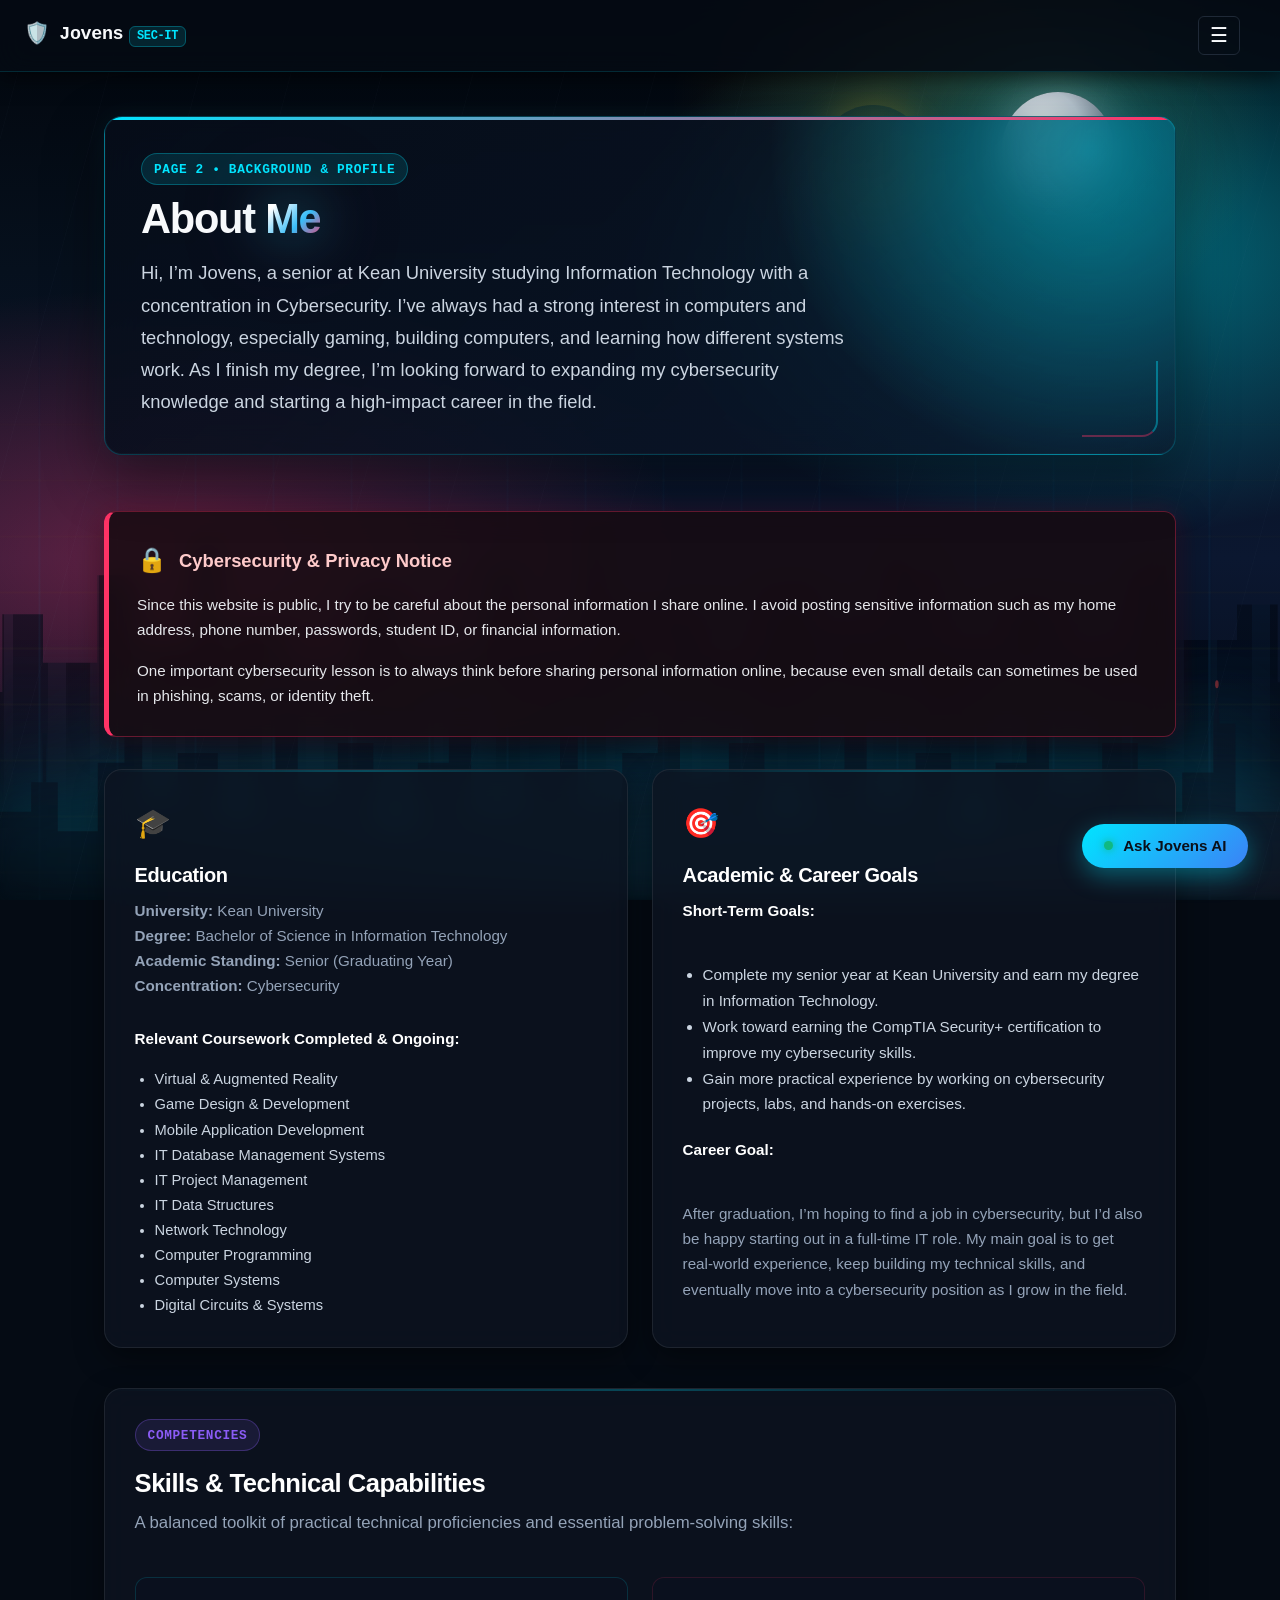
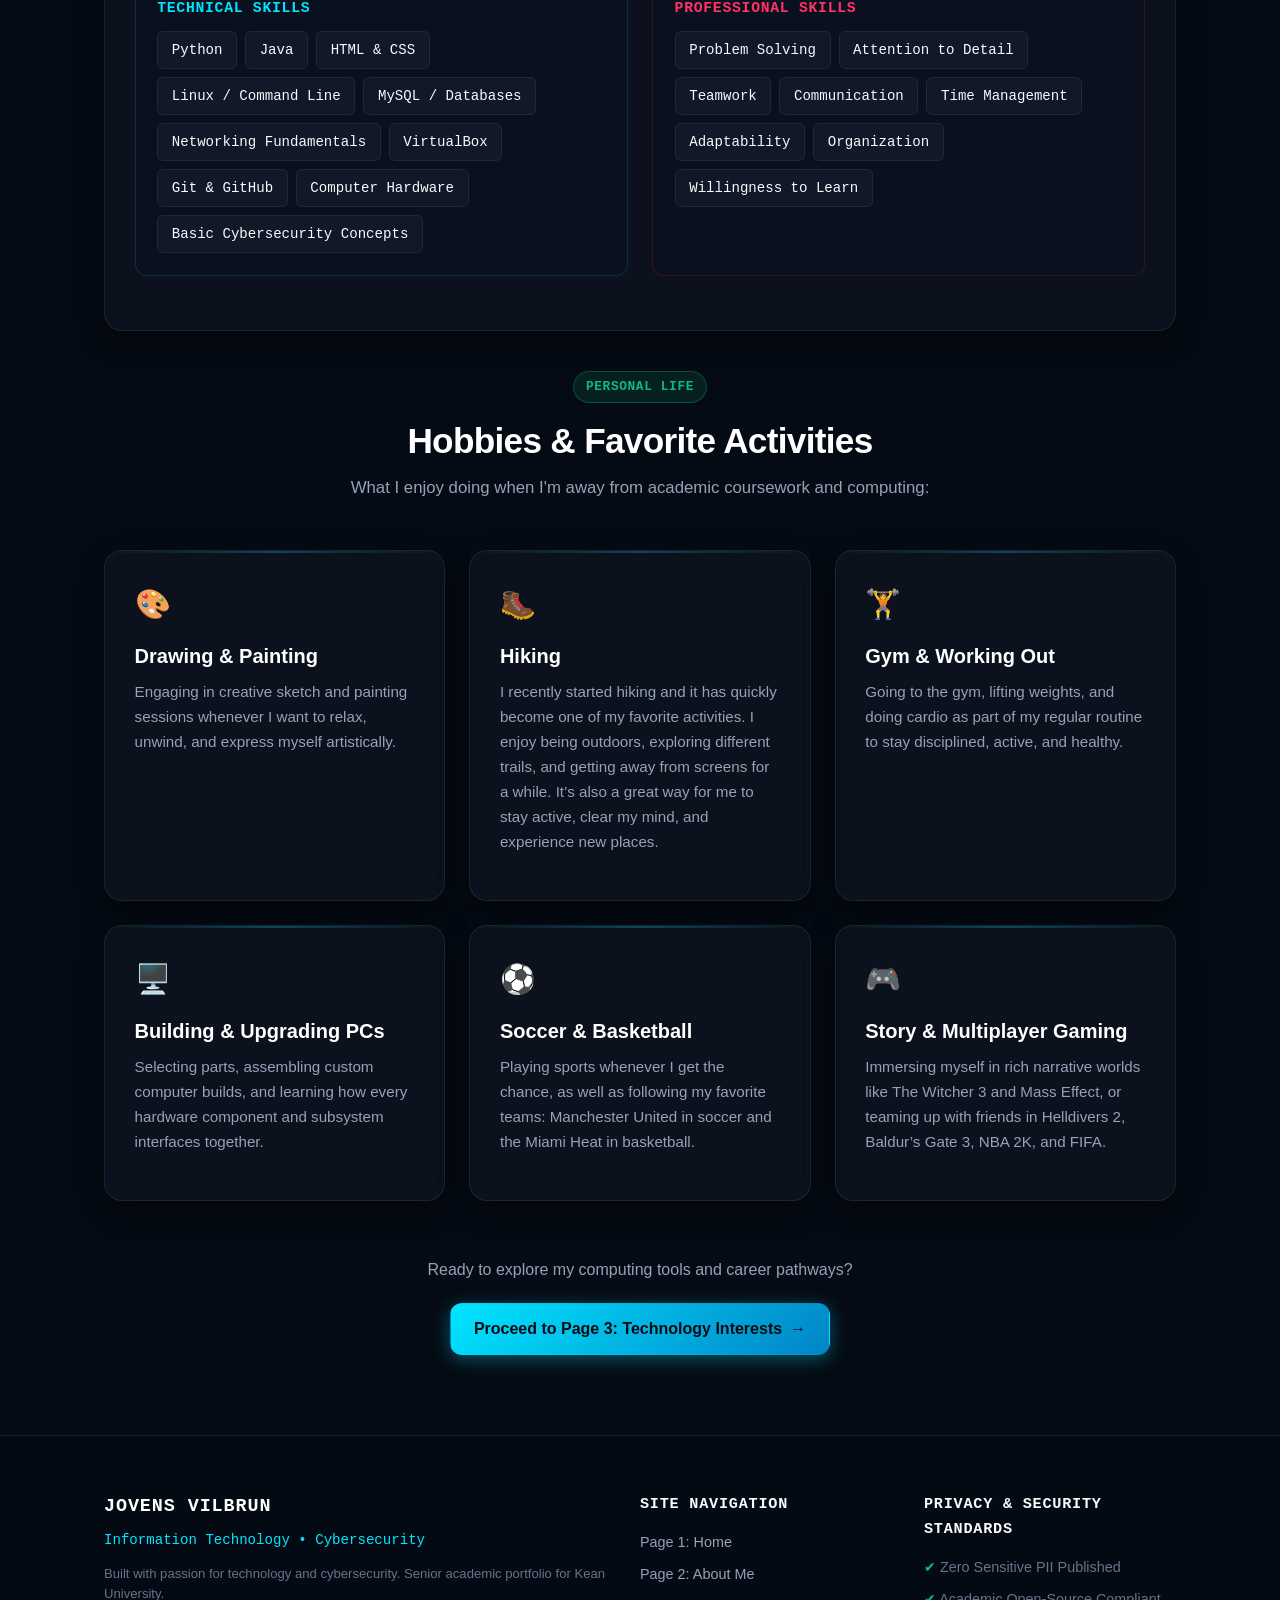
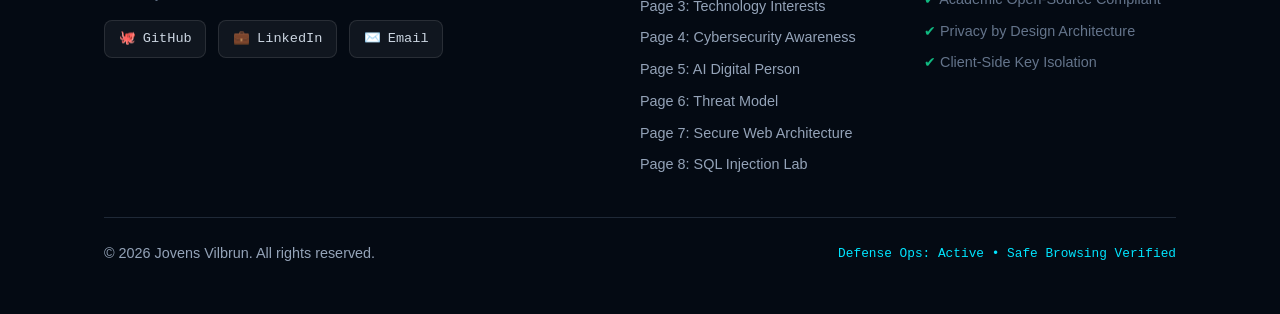
<file: about.html>
<!DOCTYPE html>
<html lang="en">
<head>
  <meta charset="UTF-8">
  <meta name="viewport" content="width=device-width, initial-scale=1.0">
  <meta name="description" content="About Jovens Vilbrun - Senior Information Technology student at Kean University concentrating in Cybersecurity. Education, goals, skills, and hobbies.">
  <title>About Me | Jovens Vilbrun - IT & Cybersecurity Portfolio</title>
  <link rel="stylesheet" href="css/styles.css">
  <link rel="stylesheet" href="css/themes.css">
</head>
<body>

  <!-- ====================================================
       FULL-PAGE GOTHAM / BATMAN ATMOSPHERE BACKDROP
       Fixed across full viewport & page scroll
       ==================================================== -->
  <div class="gotham-fullpage-backdrop" aria-hidden="true">
    <!-- Ambient Canvas (Subtle drifting mist & rain particles) -->
    <canvas id="gotham-ambient-canvas"></canvas>

    <!-- Faint Full Moon with Atmosphere Glow -->
    <div class="gotham-moon"></div>

    <!-- Subtle Bat-Signal Searchlight Beam in Cloud Layer -->
    <div class="gotham-batsignal">
      <div class="batsignal-cone"></div>
      <div class="batsignal-target">
        <svg class="batsignal-bat-svg" viewBox="0 0 100 50">
          <path d="M50,16 C53,10 56,8 58,14 C63,12 72,14 80,22 C78,25 72,26 68,26 C75,32 72,42 63,40 C58,34 54,34 50,38 C46,34 42,34 37,40 C28,42 25,32 32,26 C28,26 22,25 20,22 C28,14 37,12 42,14 C44,8 47,10 50,16 Z"/>
        </svg>
      </div>
    </div>

    <!-- Atmospheric Low Fog Layers -->
    <div class="gotham-fog-fixed"></div>

    <!-- Gotham City Skyline Silhouette along bottom horizon -->
    <div class="gotham-skyline-fixed">
      <svg class="gotham-skyline-svg" viewBox="0 0 1440 130" preserveAspectRatio="none">
        <defs>
          <linearGradient id="skylineGradFixed" x1="0" y1="0" x2="0" y2="1">
            <stop offset="0%" stop-color="#0f192b"/>
            <stop offset="100%" stop-color="#040810"/>
          </linearGradient>
        </defs>
        <path d="M0,130 L0,85 L35,85 L35,70 L48,70 L48,45 L52,45 L52,70 L65,70 L65,95 L110,95 L110,60 L140,60 L140,40 L143,20 L145,20 L148,40 L160,40 L160,80 L200,80 L200,55 L245,55 L245,90 L290,90 L290,65 L310,65 L310,35 L313,10 L315,10 L317,35 L335,35 L335,75 L380,75 L380,50 L420,50 L420,95 L470,95 L470,60 L505,60 L505,30 L508,15 L510,15 L512,30 L530,30 L530,85 L590,85 L590,65 L630,65 L630,45 L650,45 L650,80 L700,80 L700,55 L740,55 L740,25 L743,5 L745,5 L747,25 L765,25 L765,70 L820,70 L820,50 L860,50 L860,90 L910,90 L910,65 L950,65 L950,35 L953,18 L955,18 L957,35 L975,35 L975,80 L1030,80 L1030,55 L1070,55 L1070,95 L1120,95 L1120,60 L1155,60 L1155,30 L1158,12 L1160,12 L1162,30 L1180,30 L1180,75 L1240,75 L1240,50 L1280,50 L1280,85 L1330,85 L1330,65 L1365,65 L1365,40 L1368,22 L1370,22 L1372,40 L1390,40 L1390,85 L1440,85 L1440,130 Z" fill="url(#skylineGradFixed)"/>
        <circle cx="144" cy="18" r="2" fill="#ef4444" opacity="0.8"/>
        <circle cx="314" cy="8" r="2" fill="#ef4444" opacity="0.8"/>
        <circle cx="509" cy="13" r="2" fill="#ef4444" opacity="0.8"/>
        <circle cx="744" cy="3" r="2.5" fill="#ef4444" opacity="0.9"/>
        <circle cx="954" cy="16" r="2" fill="#ef4444" opacity="0.8"/>
        <circle cx="1159" cy="10" r="2" fill="#ef4444" opacity="0.8"/>
        <circle cx="1369" cy="20" r="2" fill="#ef4444" opacity="0.8"/>
      </svg>
    </div>
  </div>

  <!-- Site Navigation Header -->
  <header class="site-header">
    <div class="container nav-wrapper">
      <a href="index.html" class="site-logo">
        <span class="shield-icon">🛡️</span>
        <span>Jovens<span class="tag">SEC-IT</span></span>
      </a>
      <button class="nav-toggle" aria-label="Toggle navigation menu" aria-expanded="false">
        ☰
      </button>
      <nav>
        <ul class="nav-links">
          <li><a href="login.html" class="nav-login-link">Login</a></li>
          <li><a href="index.html">Home</a></li>
          <li><a href="about.html" class="active">About Me</a></li>
          <li><a href="technology.html">Technology</a></li>
          <li><a href="cybersecurity.html">Cybersecurity</a></li>
          <li><a href="digital-person.html">AI Digital Person</a></li>
          <li><a href="threat-model.html">Threat Model</a></li>
          <li><a href="secure-architecture.html">Secure Architecture</a></li>
          <li><a href="phishing-ml-project.html">Phishing ML</a></li>
        <li><a href="assignment6.html">Cross-Site Scripting (XSS) Security</a></li>
        <li><a href="sql-injection-lab.html">SQL Injection Lab</a></li>
        </ul>
      </nav>
    </div>
  </header>

  <!-- Main Content -->
  <main style="padding: 0;">
    <div class="container">
      
      <!-- Page Hero Header Banner -->
      <section class="page-hero-banner">
        <div class="hero-glass-card">
          <span class="badge badge-cyan" style="margin-bottom: 0.5rem;">Page 2 &bull; Background &amp; Profile</span>
          <h1 style="font-size: 2.6rem; margin-bottom: 0.75rem;">About <span class="gotham-glow-text">Me</span></h1>
          <p class="lead" style="margin-bottom: 0; color: #cbd5e1; line-height: 1.75;">
            Hi, I’m Jovens, a senior at Kean University studying Information Technology with a concentration in Cybersecurity. I’ve always had a strong interest in computers and technology, especially gaming, building computers, and learning how different systems work. As I finish my degree, I’m looking forward to expanding my cybersecurity knowledge and starting a high-impact career in the field.
          </p>
        </div>
      </section>

      <!-- Cybersecurity & Privacy Section -->
      <section class="reveal-on-scroll">
        <div class="privacy-alert">
          <div class="privacy-header">
            <span style="font-size: 1.5rem;">🔒</span>
            <h3>Cybersecurity &amp; Privacy Notice</h3>
          </div>
          <div class="privacy-body">
            <p>
              Since this website is public, I try to be careful about the personal information I share online. I avoid posting sensitive information such as my home address, phone number, passwords, student ID, or financial information.
            </p>
            <p style="margin-bottom: 0;">
              One important cybersecurity lesson is to always think before sharing personal information online, because even small details can sometimes be used in phishing, scams, or identity theft.
            </p>
          </div>
        </div>
      </section>

      <!-- Education & Academic Goals -->
      <section style="margin-bottom: 2.5rem;" class="reveal-on-scroll">
        <div class="grid-2">
          
          <!-- Education Card -->
          <div class="card">
            <span class="card-icon">🎓</span>
            <h2 class="card-title">Education</h2>
            <p class="card-text">
              <strong>University:</strong> Kean University<br>
              <strong>Degree:</strong> Bachelor of Science in Information Technology<br>
              <strong>Academic Standing:</strong> Senior (Graduating Year)<br>
              <strong>Concentration:</strong> Cybersecurity
            </p>
            <p class="card-text" style="margin-top: 0.75rem; color: #ffffff;">
              <strong>Relevant Coursework Completed &amp; Ongoing:</strong>
            </p>
            <ul style="color: #cbd5e1; margin-left: 1.25rem; font-size: 0.92rem; line-height: 1.7;">
              <li>Virtual &amp; Augmented Reality</li>
              <li>Game Design &amp; Development</li>
              <li>Mobile Application Development</li>
              <li>IT Database Management Systems</li>
              <li>IT Project Management</li>
              <li>IT Data Structures</li>
              <li>Network Technology</li>
              <li>Computer Programming</li>
              <li>Computer Systems</li>
              <li>Digital Circuits &amp; Systems</li>
            </ul>
          </div>

          <!-- Academic & Career Goals -->
          <div class="card">
            <span class="card-icon">🎯</span>
            <h2 class="card-title">Academic &amp; Career Goals</h2>
            <p class="card-text" style="color: #ffffff;">
              <strong>Short-Term Goals:</strong>
            </p>
            <ul style="color: #cbd5e1; margin-left: 1.25rem; font-size: 0.95rem; line-height: 1.7; margin-bottom: 1.25rem;">
              <li>Complete my senior year at Kean University and earn my degree in Information Technology.</li>
              <li>Work toward earning the CompTIA Security+ certification to improve my cybersecurity skills.</li>
              <li>Gain more practical experience by working on cybersecurity projects, labs, and hands-on exercises.</li>
            </ul>
            <p class="card-text" style="color: #ffffff;">
              <strong>Career Goal:</strong>
            </p>
            <p class="card-text">
              After graduation, I’m hoping to find a job in cybersecurity, but I’d also be happy starting out in a full-time IT role. My main goal is to get real-world experience, keep building my technical skills, and eventually move into a cybersecurity position as I grow in the field.
            </p>
          </div>

        </div>
      </section>

      <!-- Skills Section -->
      <section style="margin-bottom: 2.5rem;" class="reveal-on-scroll">
        <div class="card">
          <div class="section-header" style="margin-bottom: 1.5rem;">
            <span class="badge badge-purple">Competencies</span>
            <h2 class="card-title" style="font-size: 1.6rem;">Skills &amp; Technical Capabilities</h2>
            <p style="color: #94a3b8;">A balanced toolkit of practical technical proficiencies and essential problem-solving skills:</p>
          </div>

          <div class="grid-2">
            <!-- Technical Skills -->
            <div class="skill-group" style="background: rgba(10, 18, 32, 0.6); border: 1px solid rgba(0, 229, 255, 0.15); border-radius: var(--radius-md); padding: 1.35rem;">
              <h4 style="color: var(--accent-cyan); font-family: var(--font-mono); font-size: 0.92rem; text-transform: uppercase; margin-bottom: 0.85rem;">Technical Skills</h4>
              <div class="skill-tags" style="display: flex; flex-wrap: wrap; gap: 0.5rem;">
                <span class="skill-tag">Python</span>
                <span class="skill-tag">Java</span>
                <span class="skill-tag">HTML &amp; CSS</span>
                <span class="skill-tag">Linux / Command Line</span>
                <span class="skill-tag">MySQL / Databases</span>
                <span class="skill-tag">Networking Fundamentals</span>
                <span class="skill-tag">VirtualBox</span>
                <span class="skill-tag">Git &amp; GitHub</span>
                <span class="skill-tag">Computer Hardware</span>
                <span class="skill-tag">Basic Cybersecurity Concepts</span>
              </div>
            </div>

            <!-- Professional Skills -->
            <div class="skill-group" style="background: rgba(10, 18, 32, 0.6); border: 1px solid rgba(255, 51, 102, 0.15); border-radius: var(--radius-md); padding: 1.35rem;">
              <h4 style="color: var(--accent-crimson); font-family: var(--font-mono); font-size: 0.92rem; text-transform: uppercase; margin-bottom: 0.85rem;">Professional Skills</h4>
              <div class="skill-tags" style="display: flex; flex-wrap: wrap; gap: 0.5rem;">
                <span class="skill-tag">Problem Solving</span>
                <span class="skill-tag">Attention to Detail</span>
                <span class="skill-tag">Teamwork</span>
                <span class="skill-tag">Communication</span>
                <span class="skill-tag">Time Management</span>
                <span class="skill-tag">Adaptability</span>
                <span class="skill-tag">Organization</span>
                <span class="skill-tag">Willingness to Learn</span>
              </div>
            </div>
          </div>
        </div>
      </section>

      <!-- Hobbies & Favorite Activities -->
      <section class="reveal-on-scroll">
        <div class="section-headline">
          <span class="badge badge-emerald">Personal Life</span>
          <h2>Hobbies &amp; Favorite Activities</h2>
          <p>What I enjoy doing when I'm away from academic coursework and computing:</p>
        </div>

        <div class="grid-3">
          <div class="card">
            <span class="card-icon">🎨</span>
            <h3 class="card-title">Drawing &amp; Painting</h3>
            <p class="card-text">Engaging in creative sketch and painting sessions whenever I want to relax, unwind, and express myself artistically.</p>
          </div>

          <div class="card">
            <span class="card-icon">🥾</span>
            <h3 class="card-title">Hiking</h3>
            <p class="card-text">I recently started hiking and it has quickly become one of my favorite activities. I enjoy being outdoors, exploring different trails, and getting away from screens for a while. It’s also a great way for me to stay active, clear my mind, and experience new places.</p>
          </div>

          <div class="card">
            <span class="card-icon">🏋️</span>
            <h3 class="card-title">Gym &amp; Working Out</h3>
            <p class="card-text">Going to the gym, lifting weights, and doing cardio as part of my regular routine to stay disciplined, active, and healthy.</p>
          </div>

          <div class="card">
            <span class="card-icon">🖥️</span>
            <h3 class="card-title">Building &amp; Upgrading PCs</h3>
            <p class="card-text">Selecting parts, assembling custom computer builds, and learning how every hardware component and subsystem interfaces together.</p>
          </div>

          <div class="card">
            <span class="card-icon">⚽</span>
            <h3 class="card-title">Soccer &amp; Basketball</h3>
            <p class="card-text">Playing sports whenever I get the chance, as well as following my favorite teams: Manchester United in soccer and the Miami Heat in basketball.</p>
          </div>

          <div class="card">
            <span class="card-icon">🎮</span>
            <h3 class="card-title">Story &amp; Multiplayer Gaming</h3>
            <p class="card-text">Immersing myself in rich narrative worlds like The Witcher 3 and Mass Effect, or teaming up with friends in Helldivers 2, Baldur’s Gate 3, NBA 2K, and FIFA.</p>
          </div>
        </div>
      </section>

      <!-- Next Steps Navigation CTA -->
      <section style="margin-top: 3.5rem; margin-bottom: 5rem; text-align: center;" class="reveal-on-scroll">
        <p style="color: #94a3b8; margin-bottom: 1.25rem;">Ready to explore my computing tools and career pathways?</p>
        <a href="technology.html" class="btn-gotham-primary">
          <span>Proceed to Page 3: Technology Interests</span>
          <span>&rarr;</span>
        </a>
      </section>

    </div>
  </main>

  <!-- Site Footer with Gotham Theme & Social Links -->
  <footer class="site-footer gotham-footer">
    <div class="container">
      <div class="footer-grid">
        
        <div class="footer-col">
          <h5 style="color: #ffffff; font-size: 1.15rem; margin-bottom: 0.4rem;">Jovens Vilbrun</h5>
          <p style="color: var(--accent-cyan); font-family: var(--font-mono); font-size: 0.88rem; margin-bottom: 0.75rem;">
            Information Technology &bull; Cybersecurity
          </p>
          <p class="footer-disclaimer" style="margin-bottom: 1rem;">
            Built with passion for technology and cybersecurity. Senior academic portfolio for Kean University.
          </p>
          <!-- Social & Contact Links -->
          <div class="footer-social-links">
            <a href="https://github.com" target="_blank" rel="noopener noreferrer" class="footer-social-btn" title="GitHub Profile">
              <span>🐙</span>
              <span>GitHub</span>
            </a>
            <a href="https://linkedin.com" target="_blank" rel="noopener noreferrer" class="footer-social-btn" title="LinkedIn Profile">
              <span>💼</span>
              <span>LinkedIn</span>
            </a>
            <a href="mailto:jovens@student.kean.edu" class="footer-social-btn" title="Email Jovens">
              <span>✉️</span>
              <span>Email</span>
            </a>
          </div>
        </div>

        <div class="footer-col">
          <h5>Site Navigation</h5>
          <ul>
            <li><a href="index.html">Page 1: Home</a></li>
            <li><a href="about.html">Page 2: About Me</a></li>
            <li><a href="technology.html">Page 3: Technology Interests</a></li>
            <li><a href="cybersecurity.html">Page 4: Cybersecurity Awareness</a></li>
            <li><a href="digital-person.html">Page 5: AI Digital Person</a></li>
            <li><a href="threat-model.html">Page 6: Threat Model</a></li>
            <li><a href="secure-architecture.html">Page 7: Secure Web Architecture</a></li><li><a href="sql-injection-lab.html">Page 8: SQL Injection Lab</a></li>
          </ul>
        </div>

        <div class="footer-col">
          <h5>Privacy &amp; Security Standards</h5>
          <ul>
            <li><span style="color: var(--accent-emerald);">✔</span> Zero Sensitive PII Published</li>
            <li><span style="color: var(--accent-emerald);">✔</span> Academic Open-Source Compliant</li>
            <li><span style="color: var(--accent-emerald);">✔</span> Privacy by Design Architecture</li>
            <li><span style="color: var(--accent-emerald);">✔</span> Client-Side Key Isolation</li>
          </ul>
        </div>

      </div>

      <div class="footer-bottom">
        <p>&copy; <span id="current-year">2026</span> Jovens Vilbrun. All rights reserved.</p>
        <p style="font-family: var(--font-mono); font-size: 0.8rem; color: var(--accent-cyan);">
          Defense Ops: Active &bull; Safe Browsing Verified
        </p>
      </div>
    </div>
  </footer>

  <!-- Floating AI Chatbot Widget -->
  <button id="chatbot-launcher" class="chatbot-launcher-btn" aria-label="Open AI Assistant" aria-expanded="false">
    <span class="launcher-pulse-dot"></span>
    <span>Ask Jovens AI</span>
  </button>

  <div id="chatbot-window" class="chatbot-window" role="dialog" aria-modal="true" aria-labelledby="chatbot-title">
    <div class="chatbot-header">
      <div class="chatbot-header-info">
        <div class="jovens-ai-avatar header-avatar" aria-hidden="true"><img src="images/profile-avatar.png" alt=""></div>
        <div>
          <div id="chatbot-title" class="chatbot-header-title">Jovens AI</div>
          <div class="chatbot-status">
            <span id="chatbot-status-dot" style="display:inline-block; width:7px; height:7px; background:#10b981; border-radius:50%;"></span>
            <span id="chatbot-status-text">Local Knowledge Mode</span>
          </div>
        </div>
      </div>
      <div class="chatbot-header-actions">
        <span id="chatbot-mode-badge" class="mode-badge local-active">Offline</span>
        <button id="chatbot-settings-toggle" class="chatbot-settings-btn" title="AI Model & Key Settings" aria-label="Settings">⚙️</button>
        <button id="chatbot-close" class="chatbot-close-btn" aria-label="Close Chatbot">&times;</button>
      </div>
    </div>

    <!-- Collapsible Settings Panel -->
    <div id="chatbot-settings-panel" class="chatbot-settings-panel">
      <div class="settings-panel-title">
        <span>⚡ Connect Google Gemini AI</span>
      </div>
      <p class="settings-panel-desc">
        Unlock full generative AI (code writing, problem-solving, open reasoning). Get a free key at <a href="https://aistudio.google.com/app/apikey" target="_blank" rel="noopener">Google AI Studio</a>.
      </p>
      <div class="settings-input-group">
        <input type="password" id="settings-api-key" class="settings-input" placeholder="Paste Gemini API Key (AIzaSy...)" autocomplete="off">
        <button id="settings-save-key" class="settings-btn-save">Save</button>
        <button id="settings-clear-key" class="settings-btn-clear" title="Clear key & use Local Mode">Clear</button>
      </div>
      <div style="margin-top: 0.75rem; padding-top: 0.75rem; border-top: 1px solid rgba(255,255,255,0.08);">
        <button id="settings-auth-fs" type="button" style="width:100%; font-size:0.8rem; padding: 0.45rem 0.6rem; background: rgba(6,182,212,0.1); border: 1px solid var(--accent-cyan); color: var(--accent-cyan); border-radius: var(--radius-sm); cursor: pointer;">
          📁 Authorize File Editing Access
        </button>
        <span id="fs-status-label" style="display:block; font-size:0.75rem; color: var(--text-muted); margin-top: 0.35rem; line-height: 1.4;">Allow Jovens AI to directly edit website files when requested.</span>
      </div>
    </div>

    <div class="jovens-ai-portrait-stage" aria-label="Jovens AI digital avatar">
      <div class="jovens-ai-avatar portrait-avatar">
        <img src="images/profile-avatar.png" alt="Jovens AI avatar based on Jovens">
      </div>
      <div class="jovens-ai-portrait-copy">
        <strong>Jovens AI</strong>
        <span>Your personal portfolio assistant</span>
        <small>Ask me by text or voice — I can answer about Jovens, projects, skills, and this site.</small>
      </div>
    </div>

    <div id="chatbot-messages" class="chatbot-messages"></div>

    <div id="chatbot-chips" class="chatbot-chips"></div>

    <div class="chatbot-input-bar">
      <input type="text" id="chatbot-input" placeholder="Ask about Jovens, coding, or styling changes..." autocomplete="off">
      <button type="button" id="chatbot-mic-btn" class="chatbot-mic-btn" title="Click to speak (Speech-to-Text)" aria-label="Speech to text">🎤</button>
      <button type="button" id="chatbot-tts-btn" class="chatbot-mic-btn" title="Toggle spoken Jovens AI replies" aria-label="Toggle text to speech">🔊</button>
      <button id="chatbot-send" class="chatbot-send-btn" aria-label="Send Message">&#x27A4;</button>
    </div>
  </div>

  <script src="js/themes.js"></script>
  <script src="js/knowledge.js"></script>
  <script src="js/main.js"></script>
  <script src="js/chatbot.js"></script>
</body>
</html>
</file>
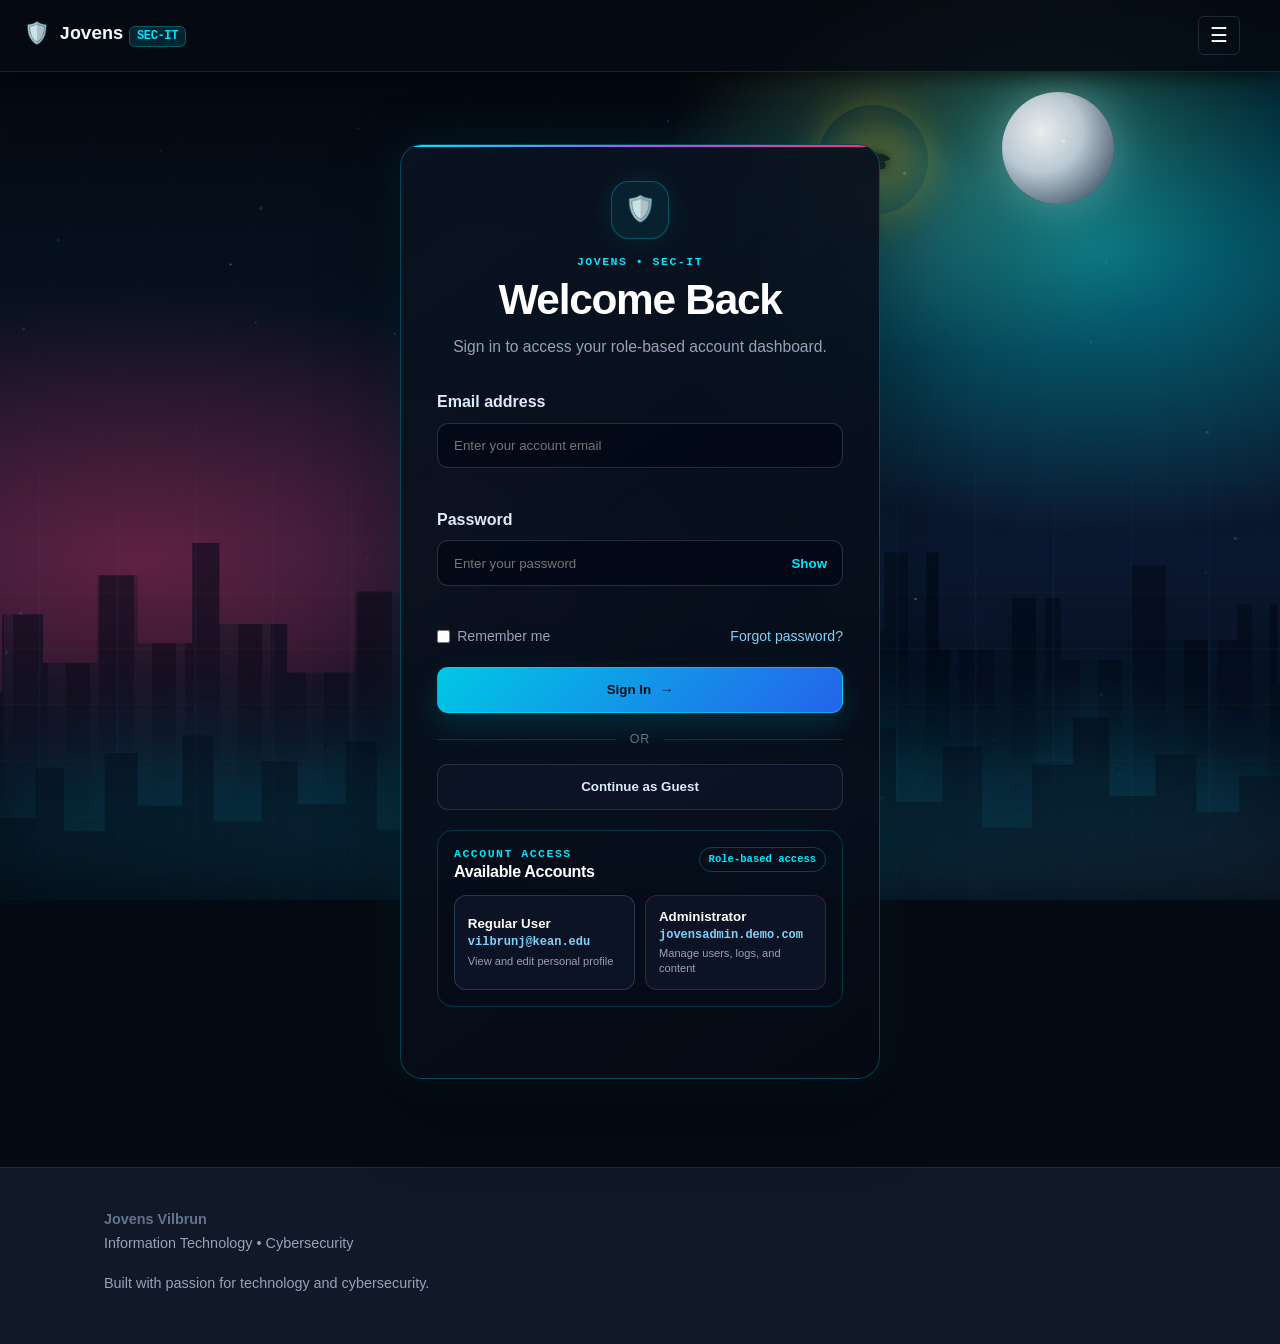
<file: account.html>
<!DOCTYPE html>
<html lang="en">
<head>
  <meta charset="UTF-8">
  <meta name="viewport" content="width=device-width, initial-scale=1.0">
  <meta name="description" content="Role-based account dashboard for the Jovens Vilbrun portfolio.">
  <title>My Account | Jovens Vilbrun</title>
  <link rel="stylesheet" href="css/styles.css">
  <link rel="stylesheet" href="css/themes.css">
</head>
<body>
  <header class="site-header">
    <div class="container nav-wrapper">
      <a href="index.html" class="site-logo">
        <span class="shield-icon">🛡️</span>
        <span>Jovens<span class="tag">SEC-IT</span></span>
      </a>
      <button class="nav-toggle" aria-label="Toggle navigation menu" aria-expanded="false">☰</button>
      <nav>
        <ul class="nav-links">
          <li><a href="login.html" class="active nav-login-link">Account</a></li>
          <li><a href="index.html">Home</a></li>
          <li><a href="about.html">About Me</a></li>
          <li><a href="technology.html">Technology</a></li>
          <li><a href="cybersecurity.html">Cybersecurity</a></li>
          <li><a href="digital-person.html">AI Digital Person</a></li>
          <li><a href="threat-model.html">Threat Model</a></li>
          <li><a href="secure-architecture.html">Secure Architecture</a></li>
          <li><a href="phishing-ml-project.html">Phishing ML</a></li>
        <li><a href="assignment6.html">Cross-Site Scripting (XSS) Security</a></li>
        <li><a href="sql-injection-lab.html">SQL Injection Lab</a></li>
        </ul>
      </nav>
    </div>
  </header>

  <div class="gotham-fullpage-backdrop" aria-hidden="true">
    <canvas id="gotham-ambient-canvas"></canvas>
    <div class="gotham-moon"></div>
    <div class="gotham-batsignal">
      <div class="batsignal-cone"></div>
      <div class="batsignal-target">
        <svg class="batsignal-bat-svg" viewBox="0 0 100 50"><path d="M50,16 C53,10 56,8 58,14 C63,12 72,14 80,22 C78,25 72,26 68,26 C75,32 72,42 63,40 C58,34 54,34 50,38 C46,34 42,34 37,40 C28,42 25,32 32,26 C28,26 22,25 20,22 C28,14 37,12 42,14 C44,8 47,10 50,16 Z"/></svg>
      </div>
    </div>
    <div class="gotham-fog-fixed"></div>
    <div class="gotham-skyline-fixed">
      <svg class="gotham-skyline-svg" viewBox="0 0 1440 130" preserveAspectRatio="none"><path d="M0,130 L0,88 L40,88 L40,63 L72,63 L72,95 L118,95 L118,55 L155,55 L155,82 L205,82 L205,46 L240,46 L240,90 L294,90 L294,59 L335,59 L335,81 L389,81 L389,49 L424,49 L424,94 L470,94 L470,65 L515,65 L515,35 L552,35 L552,78 L607,78 L607,58 L658,58 L658,86 L712,86 L712,48 L755,48 L755,73 L815,73 L815,56 L863,56 L863,91 L920,91 L920,62 L965,62 L965,42 L1008,42 L1008,80 L1060,80 L1060,52 L1105,52 L1105,93 L1161,93 L1161,61 L1207,61 L1207,37 L1248,37 L1248,77 L1300,77 L1300,56 L1346,56 L1346,85 L1394,85 L1394,67 L1440,67 L1440,130 Z" fill="#07101c" opacity=".95"/></svg>
    </div>
  </div>

  <main class="account-page-main">
    <section class="container account-hero">
      <div>
        <p class="login-kicker">SECURE ACCOUNT CENTER</p>
        <h1>My Account</h1>
        <p>Manage your profile, review your access level, and use the tools available to your account.</p>
      </div>
      <button type="button" class="account-logout" id="logout-btn">Log Out</button>
    </section>

    <section class="container account-summary-grid">
      <article class="account-summary-card">
        <span>👤</span>
        <div>
          <small>Signed in as</small>
          <strong id="account-name">—</strong>
          <p id="account-email">—</p>
        </div>
      </article>

      <article class="account-summary-card">
        <span>🔐</span>
        <div>
          <small>Account role</small>
          <strong id="account-role" class="account-role-chip">—</strong>
          <p id="authorization-message">Checking account access…</p>
        </div>
      </article>

      <article class="account-summary-card">
        <span>🟢</span>
        <div>
          <small>Session status</small>
          <strong>Active</strong>
          <p>Signed in <span id="account-login-time">—</span></p>
        </div>
      </article>
    </section>

    <section class="container account-panel" id="regular-user-panel" hidden>
      <div class="account-panel-heading">
        <div>
          <span class="auth-concept-label">PROFILE</span>
          <h2>Personal Information</h2>
          <p>Update the profile information connected to your account.</p>
        </div>
        <span class="permission-badge">User Access</span>
      </div>

      <form id="profile-form" class="profile-edit-form">
        <label>Display name
          <input id="profile-display-name" type="text" maxlength="60" required>
        </label>
        <label>Profile bio
          <textarea id="profile-bio" maxlength="220" rows="4"></textarea>
        </label>
        <button type="submit" class="login-submit">Save Changes</button>
        <p id="profile-status" class="account-action-status" aria-live="polite"></p>
      </form>
    </section>

    <section class="container account-panel account-permissions-panel">
      <div class="account-panel-heading">
        <div>
          <span class="auth-concept-label">ACCESS</span>
          <h2>Account Permissions</h2>
          <p>Your role controls which features are available after sign-in.</p>
        </div>
      </div>
      <div class="account-permission-list">
        <div class="account-permission-item">
          <span class="account-status-dot"></span>
          <div><strong>View Profile</strong><p>Available to regular users and administrators.</p></div>
        </div>
        <div class="account-permission-item">
          <span class="account-status-dot"></span>
          <div><strong>Edit Personal Profile</strong><p>Available to regular users and administrators.</p></div>
        </div>
        <div class="account-permission-item admin-permission" id="admin-permission-summary">
          <span class="account-status-dot"></span>
          <div><strong>Administrator Tools</strong><p>Available only to administrator accounts.</p></div>
        </div>
      </div>
    </section>

    <section class="container account-panel admin-panel" id="admin-panel" hidden>
      <div class="account-panel-heading">
        <div>
          <span class="auth-concept-label">ADMINISTRATION</span>
          <h2>Admin Dashboard</h2>
          <p>Manage users, review account activity, and update website content.</p>
        </div>
        <span class="permission-badge admin">Administrator</span>
      </div>

      <div class="admin-tools-grid">
        <article class="admin-tool-card">
          <h3>Users</h3>
          <p>Review accounts and their assigned roles.</p>
          <div class="table-wrap">
            <table class="account-table">
              <thead><tr><th>Name</th><th>Email</th><th>Role</th><th>Status</th></tr></thead>
              <tbody id="demo-users-body"></tbody>
            </table>
          </div>
        </article>

        <article class="admin-tool-card">
          <h3>Security Activity</h3>
          <p>Recent sign-in, sign-out, and account activity.</p>
          <ul class="security-log-list" id="security-log-list"></ul>
        </article>

        <article class="admin-tool-card">
          <h3>Website Content</h3>
          <p>Update the homepage headline from the administrator dashboard.</p>
          <form id="content-form" class="profile-edit-form compact">
            <label>Homepage headline
              <input id="content-headline" type="text" maxlength="80" required>
            </label>
            <button type="submit" class="login-submit">Save Content</button>
            <p id="content-status" class="account-action-status" aria-live="polite"></p>
          </form>
        </article>
      </div>
    </section>
  </main>

  <footer class="site-footer">
    <div class="container footer-content">
      <div><strong>Jovens Vilbrun</strong><p>Information Technology • Cybersecurity</p></div>
      <p>Built with passion for technology and cybersecurity.</p>
    </div>
  </footer>

  <script src="js/main.js"></script>
  <script src="js/themes.js"></script>
  <script src="js/access-control.js"></script>
</body>
</html>
</file>
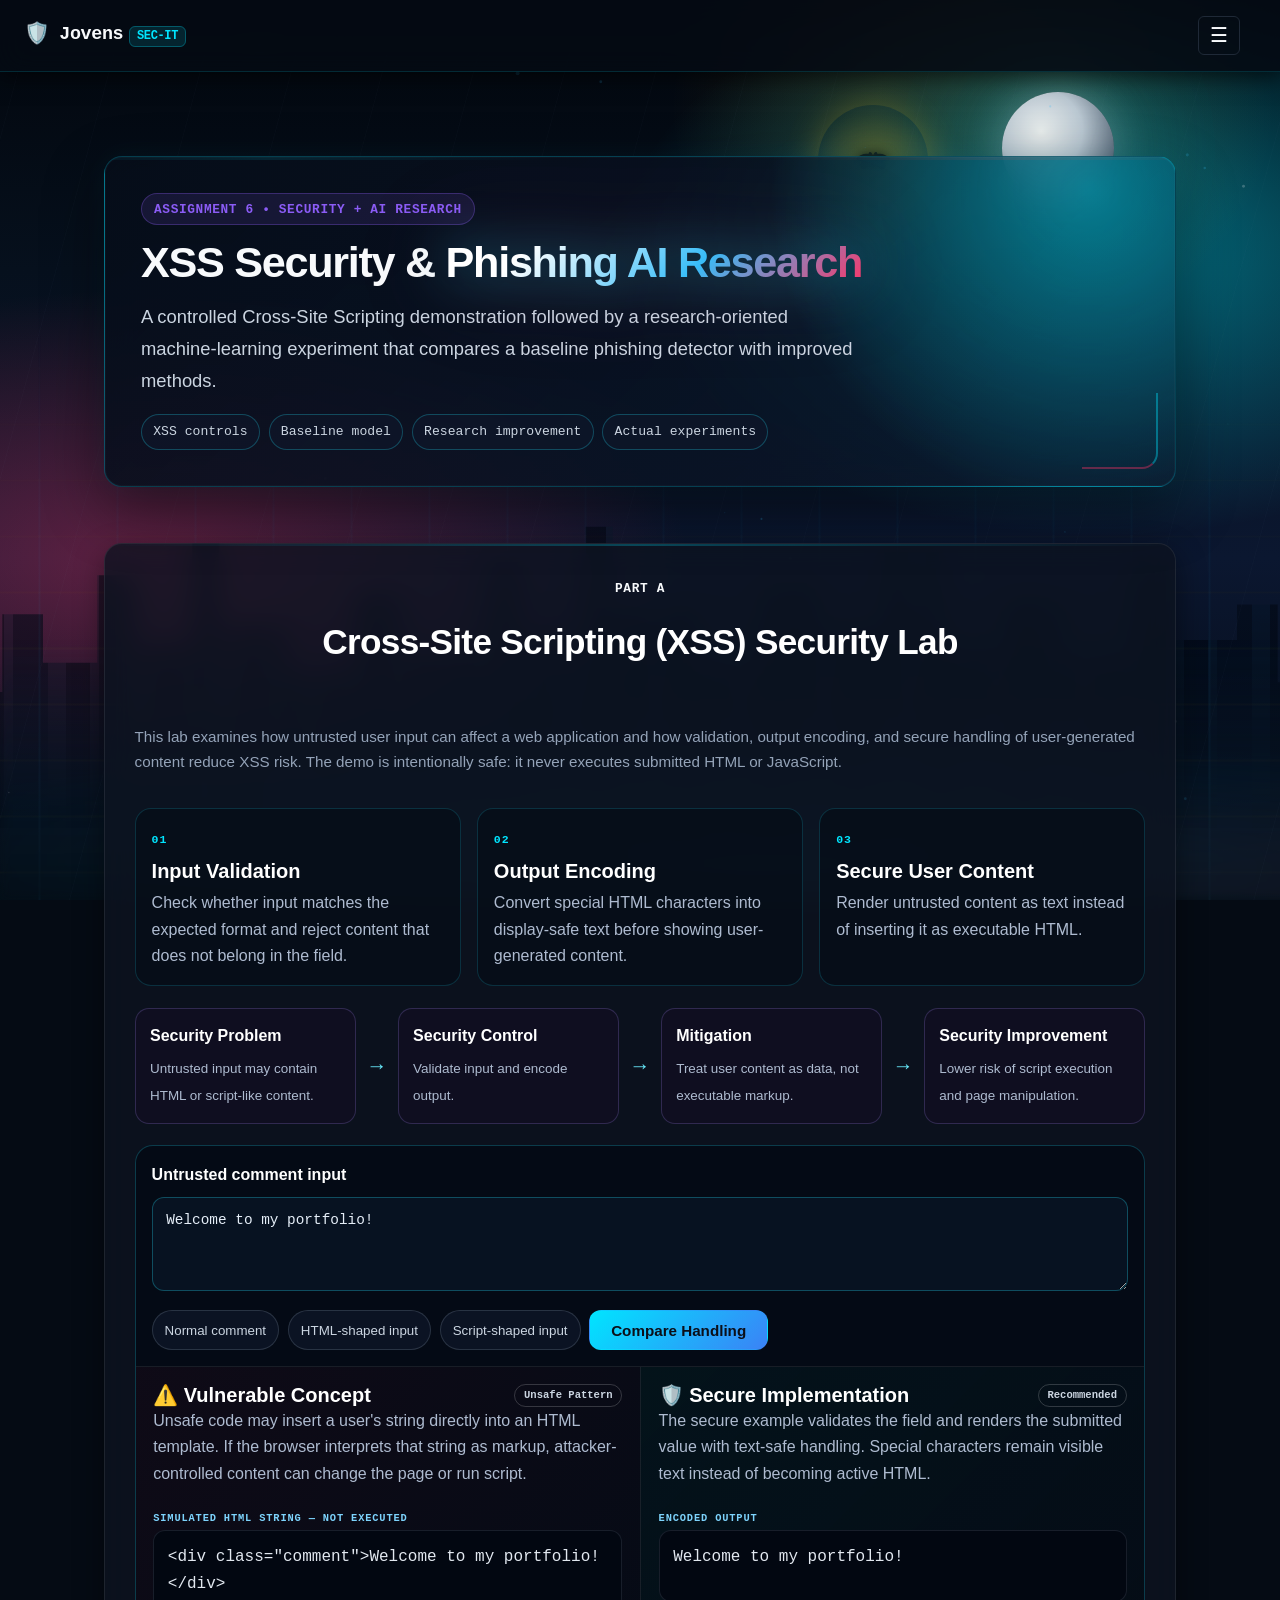
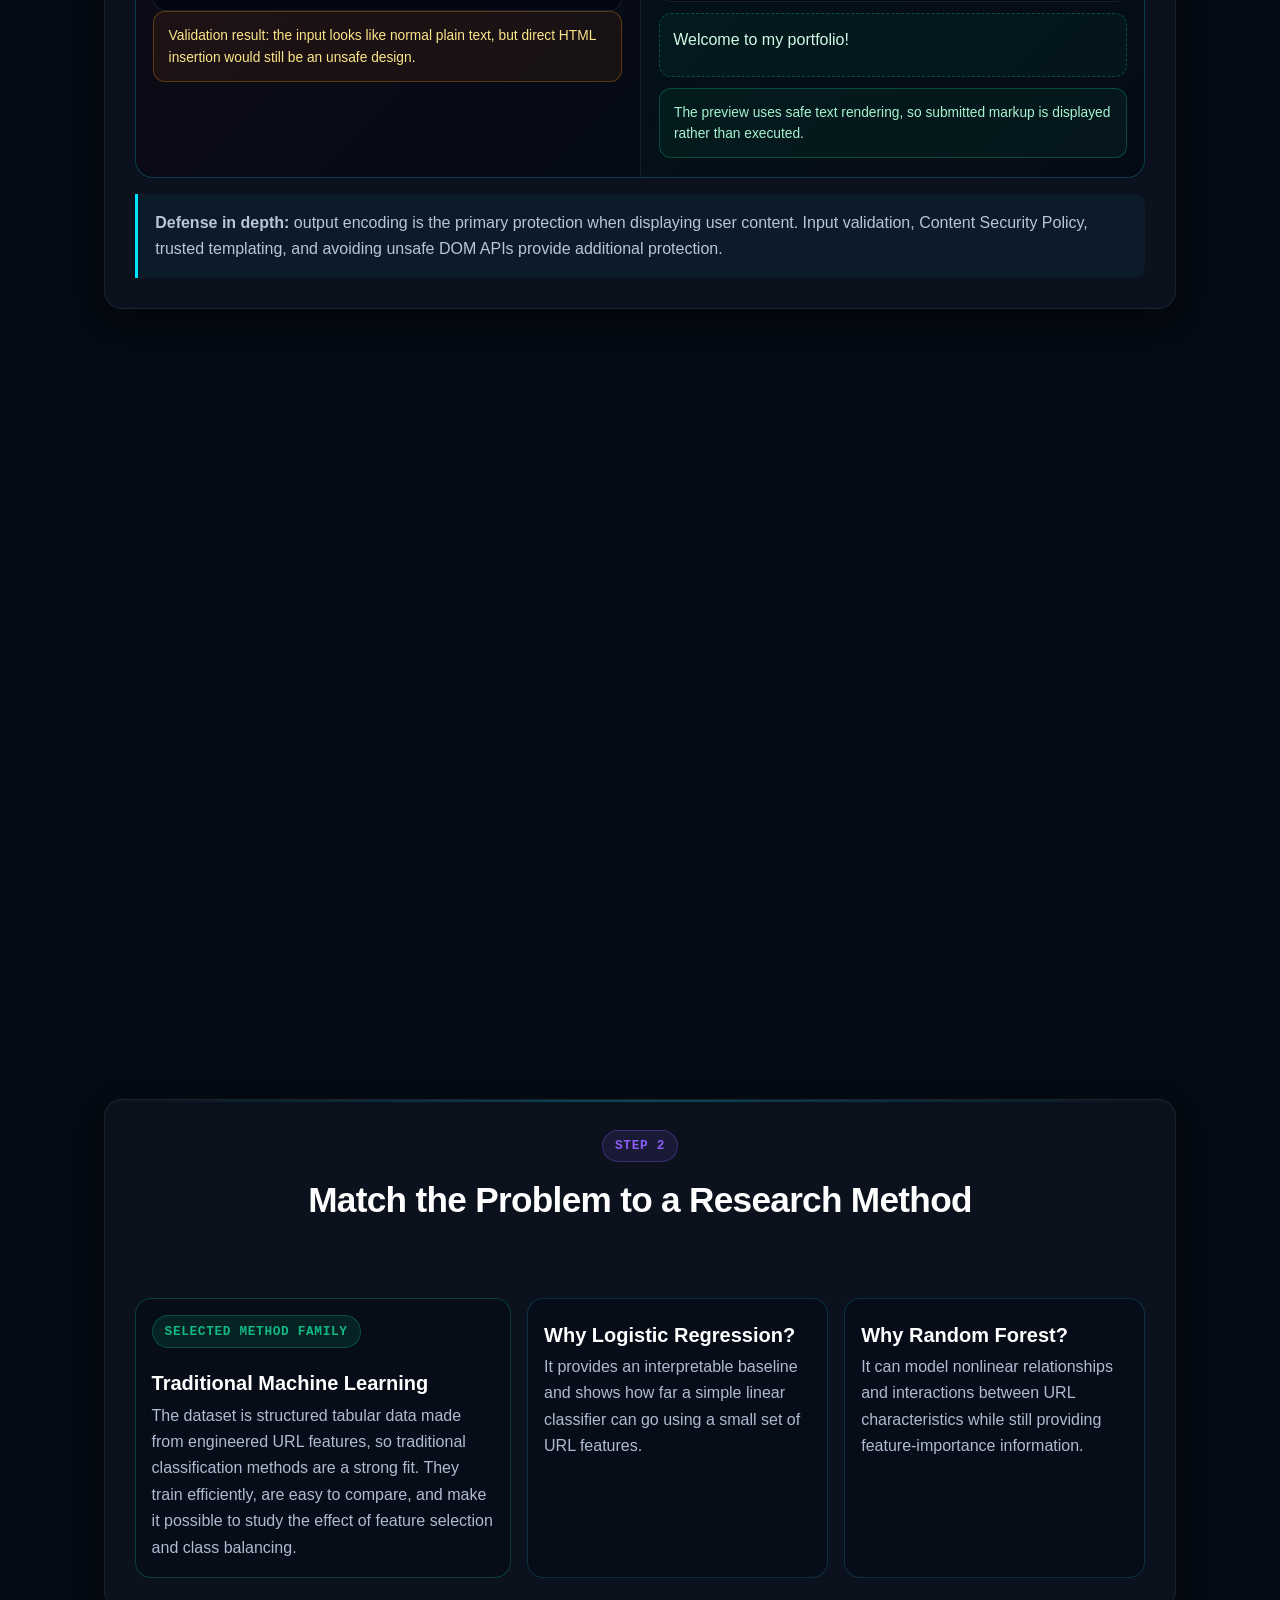
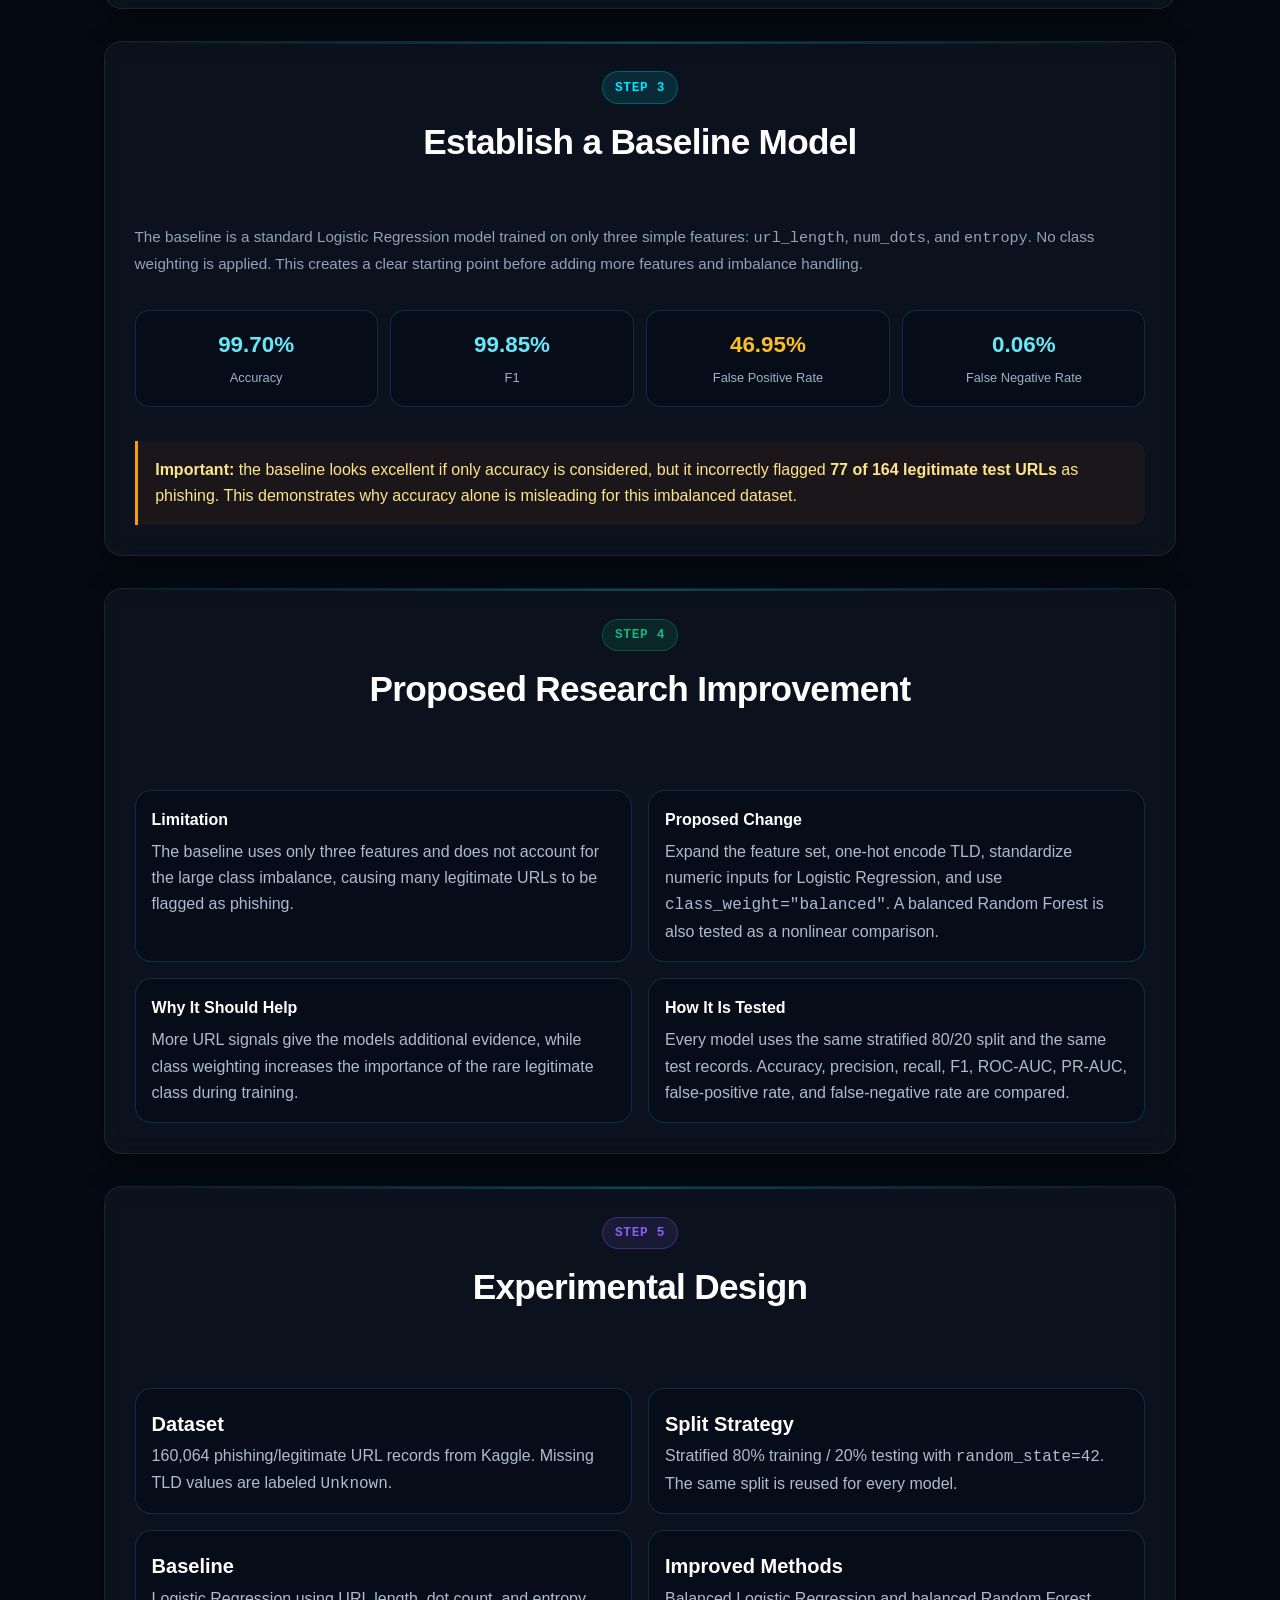
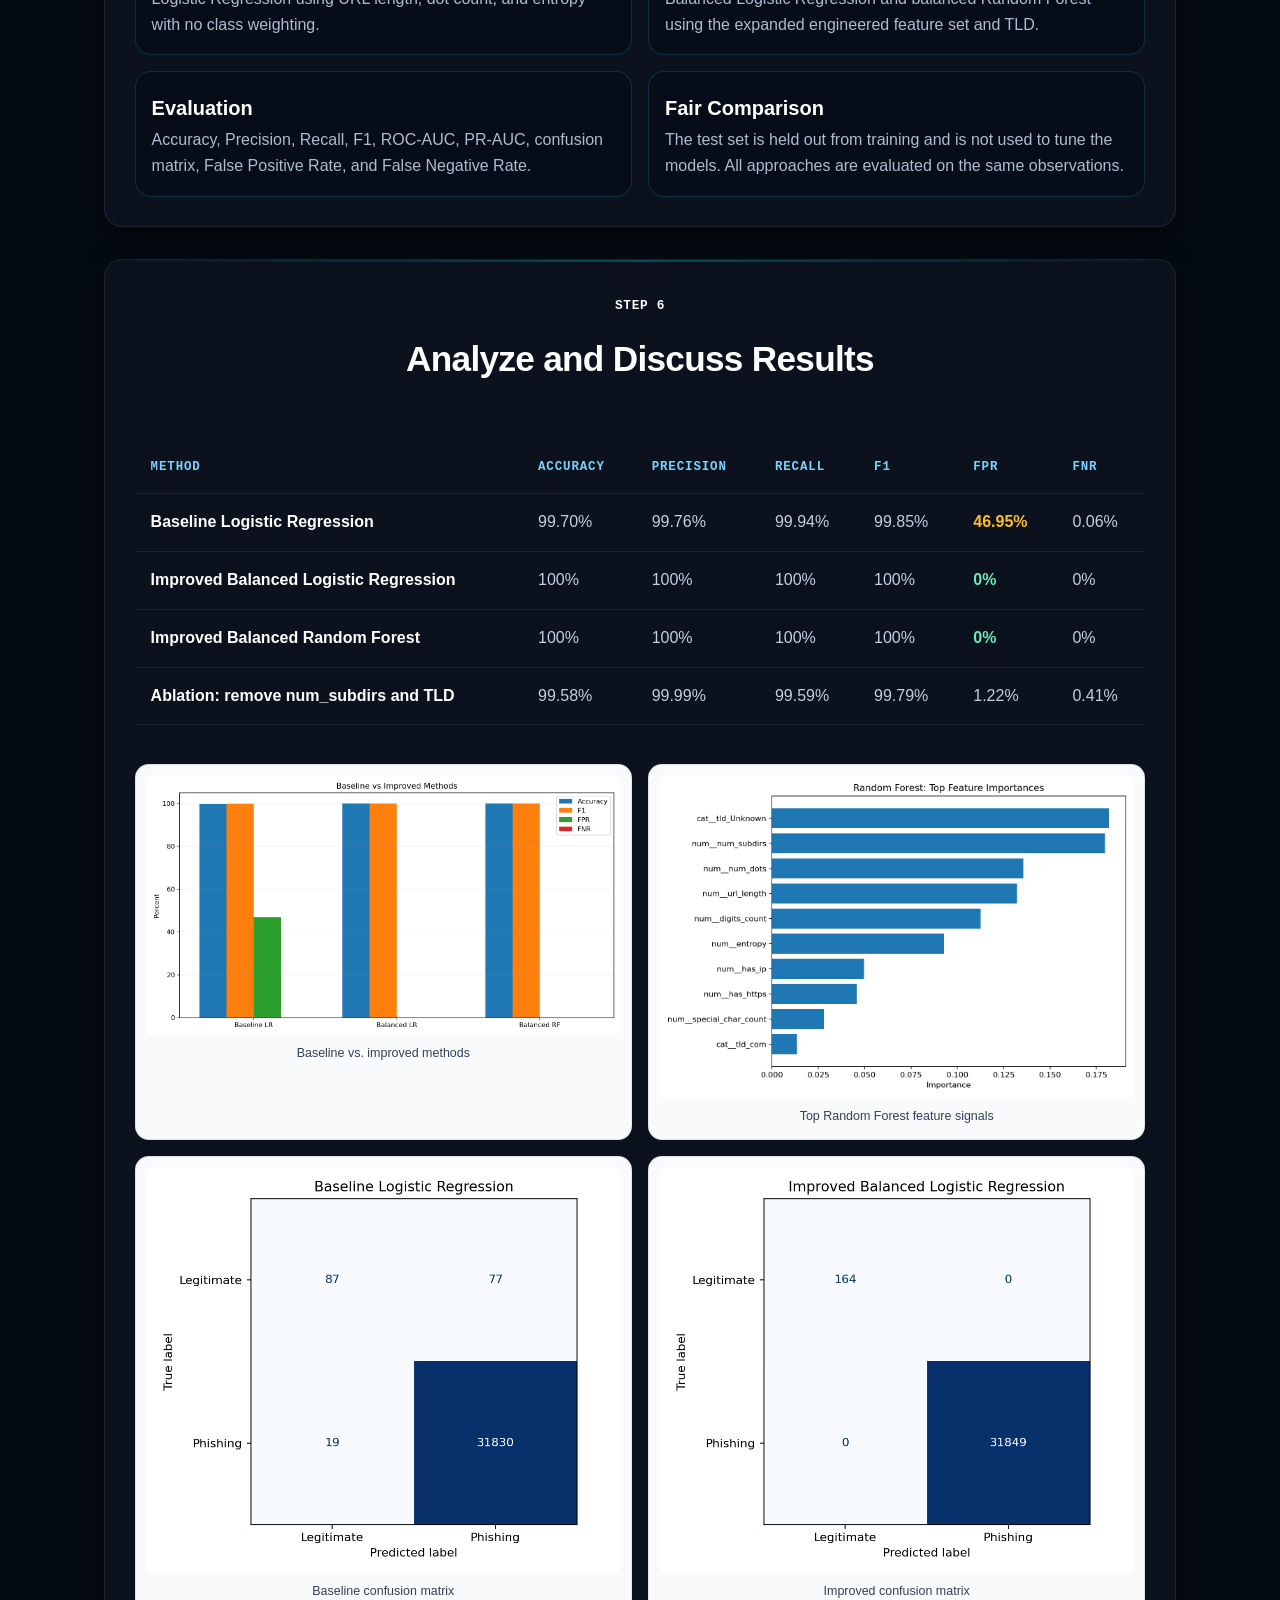
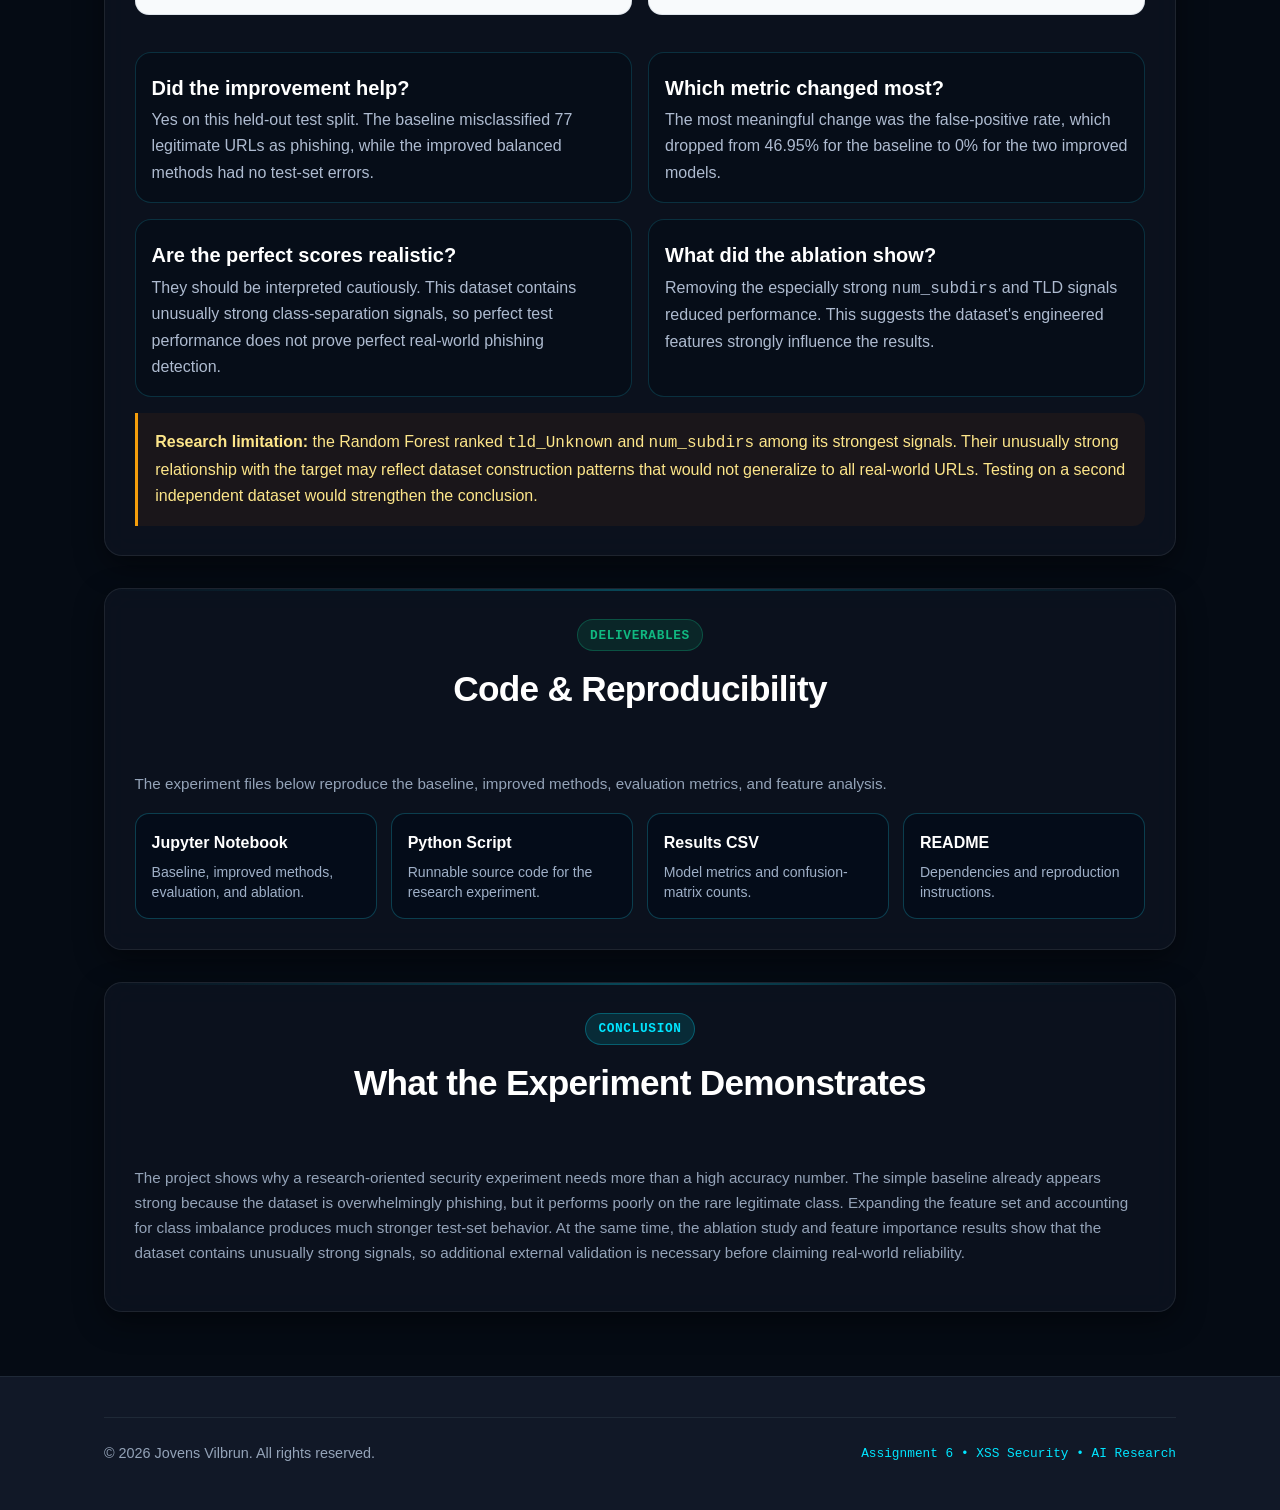
<file: assignment6.html>
<!DOCTYPE html>
<html lang="en">
<head>
  <meta charset="UTF-8">
  <meta name="viewport" content="width=device-width, initial-scale=1.0">
  <meta name="description" content="Assignment 6: Cross-Site Scripting security lab and research-oriented phishing detection experiment.">
  <title>Assignment 6 | Jovens Vilbrun</title>
  <link rel="stylesheet" href="css/styles.css">
  <link rel="stylesheet" href="css/themes.css">
</head>
<body>
  <header class="site-header">
    <div class="container nav-wrapper">
      <a href="index.html" class="site-logo"><span class="shield-icon">🛡️</span><span>Jovens<span class="tag">SEC-IT</span></span></a>
      <button class="nav-toggle" aria-label="Toggle navigation menu" aria-expanded="false">☰</button>
      <nav><ul class="nav-links">
        <li><a href="login.html" class="nav-login-link">Account</a></li>
        <li><a href="index.html">Home</a></li>
        <li><a href="about.html">About Me</a></li>
        <li><a href="technology.html">Technology</a></li>
        <li><a href="cybersecurity.html">Cybersecurity</a></li>
        <li><a href="digital-person.html">AI Digital Person</a></li>
        <li><a href="threat-model.html">Threat Model</a></li>
        <li><a href="secure-architecture.html">Secure Architecture</a></li>
        <li><a href="phishing-ml-project.html">Phishing ML</a></li>
        <li><a href="assignment6.html" class="active">Cross-Site Scripting (XSS) Security</a></li>
        <li><a href="sql-injection-lab.html">SQL Injection Lab</a></li>
      </ul></nav>
    </div>
  </header>

  <div class="gotham-fullpage-backdrop" aria-hidden="true">
    <canvas id="gotham-ambient-canvas"></canvas><div class="gotham-moon"></div><div class="gotham-batsignal"><div class="batsignal-cone"></div><div class="batsignal-target"><svg class="batsignal-bat-svg" viewBox="0 0 100 50"><path d="M50,16 C53,10 56,8 58,14 C63,12 72,14 80,22 C78,25 72,26 68,26 C75,32 72,42 63,40 C58,34 54,34 50,38 C46,34 42,34 37,40 C28,42 25,32 32,26 C28,26 22,25 20,22 C28,14 37,12 42,14 C44,8 47,10 50,16 Z"/></svg></div></div><div class="gotham-fog-fixed"></div>
  </div>

  <main class="a6-shell">
    <div class="container">
      <section class="page-hero-banner">
        <div class="hero-glass-card threat-hero">
          <span class="badge badge-purple" style="margin-bottom:.6rem;">ASSIGNMENT 6 • SECURITY + AI RESEARCH</span>
          <h1 style="font-size:2.7rem;margin-bottom:.75rem;">XSS Security &amp; <span class="gotham-glow-text">Phishing AI Research</span></h1>
          <p class="lead" style="color:#cbd5e1;line-height:1.75;">A controlled Cross-Site Scripting demonstration followed by a research-oriented machine-learning experiment that compares a baseline phishing detector with improved methods.</p>
          <div class="ml-hero-meta"><span>XSS controls</span><span>Baseline model</span><span>Research improvement</span><span>Actual experiments</span></div>
        </div>
      </section>

      <section class="card a6-section reveal-on-scroll">
        <div class="section-headline"><span class="badge badge-red">Part A</span><h2>Cross-Site Scripting (XSS) Security Lab</h2></div>
        <p class="card-text">This lab examines how untrusted user input can affect a web application and how validation, output encoding, and secure handling of user-generated content reduce XSS risk. The demo is intentionally safe: it never executes submitted HTML or JavaScript.</p>

        <div class="a6-control-grid">
          <article><span>01</span><h3>Input Validation</h3><p>Check whether input matches the expected format and reject content that does not belong in the field.</p></article>
          <article><span>02</span><h3>Output Encoding</h3><p>Convert special HTML characters into display-safe text before showing user-generated content.</p></article>
          <article><span>03</span><h3>Secure User Content</h3><p>Render untrusted content as text instead of inserting it as executable HTML.</p></article>
        </div>

        <div class="a6-flow" aria-label="XSS security process">
          <div><strong>Security Problem</strong><span>Untrusted input may contain HTML or script-like content.</span></div><b>→</b>
          <div><strong>Security Control</strong><span>Validate input and encode output.</span></div><b>→</b>
          <div><strong>Mitigation</strong><span>Treat user content as data, not executable markup.</span></div><b>→</b>
          <div><strong>Security Improvement</strong><span>Lower risk of script execution and page manipulation.</span></div>
        </div>

        <div class="a6-xss-demo">
          <div class="a6-demo-toolbar">
            <label for="xss-input"><strong>Untrusted comment input</strong></label>
            <textarea id="xss-input" rows="4" spellcheck="false">Welcome to my portfolio!</textarea>
            <div class="a6-preset-row">
              <button type="button" data-xss-preset="normal">Normal comment</button>
              <button type="button" data-xss-preset="html">HTML-shaped input</button>
              <button type="button" data-xss-preset="script">Script-shaped input</button>
              <button type="button" id="xss-analyze" class="btn btn-primary">Compare Handling</button>
            </div>
          </div>
          <div class="a6-xss-columns">
            <article class="a6-xss-panel vulnerable">
              <div class="a6-panel-title"><h3>⚠️ Vulnerable Concept</h3><span>Unsafe Pattern</span></div>
              <p>Unsafe code may insert a user's string directly into an HTML template. If the browser interprets that string as markup, attacker-controlled content can change the page or run script.</p>
              <small>SIMULATED HTML STRING — NOT EXECUTED</small>
              <pre id="xss-unsafe-code"></pre>
              <div id="xss-risk-result" class="a6-result warning" aria-live="polite"></div>
            </article>
            <article class="a6-xss-panel secure">
              <div class="a6-panel-title"><h3>🛡️ Secure Implementation</h3><span>Recommended</span></div>
              <p>The secure example validates the field and renders the submitted value with text-safe handling. Special characters remain visible text instead of becoming active HTML.</p>
              <small>ENCODED OUTPUT</small>
              <pre id="xss-safe-code"></pre>
              <div id="xss-safe-preview" class="a6-safe-preview"></div>
              <div class="a6-result success">The preview uses safe text rendering, so submitted markup is displayed rather than executed.</div>
            </article>
          </div>
        </div>

        <div class="a6-note"><strong>Defense in depth:</strong> output encoding is the primary protection when displaying user content. Input validation, Content Security Policy, trusted templating, and avoiding unsafe DOM APIs provide additional protection.</div>
      </section>

      <section class="card a6-section reveal-on-scroll">
        <div class="section-headline"><span class="badge badge-cyan">Step 1</span><h2>Define the Research Problem</h2></div>
        <div class="a6-research-grid">
          <article><strong>Research Topic</strong><p>Machine learning for phishing URL detection.</p></article>
          <article><strong>Problem Statement</strong><p>Phishing URLs can imitate legitimate sites and expose users to credential theft or financial loss. A detector must identify malicious links without incorrectly blocking too many safe websites.</p></article>
          <article><strong>Research Question</strong><p>Can an expanded engineered feature set and class balancing improve a simple Logistic Regression baseline for phishing URL detection, and how does a balanced Random Forest compare under the same test split?</p></article>
          <article><strong>Dataset</strong><p><a href="https://www.kaggle.com/datasets/victusadi/phishing-urls-dataset-with-extracted-features" target="_blank" rel="noopener noreferrer">Phishing URLs Dataset with Extracted Features ↗</a><br>160,064 records and 13 columns.</p></article>
          <article class="wide"><strong>Research Objective</strong><p>Measure whether a stronger feature representation and imbalance-aware training reduce security errors, especially false positives on legitimate URLs, while maintaining high phishing recall.</p></article>
        </div>
      </section>

      <section class="card a6-section reveal-on-scroll">
        <div class="section-headline"><span class="badge badge-purple">Step 2</span><h2>Match the Problem to a Research Method</h2></div>
        <div class="a6-method-layout">
          <article class="a6-method-primary">
            <span class="badge badge-emerald">Selected Method Family</span>
            <h3>Traditional Machine Learning</h3>
            <p>The dataset is structured tabular data made from engineered URL features, so traditional classification methods are a strong fit. They train efficiently, are easy to compare, and make it possible to study the effect of feature selection and class balancing.</p>
          </article>
          <article><h3>Why Logistic Regression?</h3><p>It provides an interpretable baseline and shows how far a simple linear classifier can go using a small set of URL features.</p></article>
          <article><h3>Why Random Forest?</h3><p>It can model nonlinear relationships and interactions between URL characteristics while still providing feature-importance information.</p></article>
        </div>
      </section>

      <section class="card a6-section reveal-on-scroll">
        <div class="section-headline"><span class="badge badge-cyan">Step 3</span><h2>Establish a Baseline Model</h2></div>
        <p class="card-text">The baseline is a standard Logistic Regression model trained on only three simple features: <code>url_length</code>, <code>num_dots</code>, and <code>entropy</code>. No class weighting is applied. This creates a clear starting point before adding more features and imbalance handling.</p>
        <div class="a6-baseline-stats">
          <div><strong>99.70%</strong><span>Accuracy</span></div><div><strong>99.85%</strong><span>F1</span></div><div class="warn"><strong>46.95%</strong><span>False Positive Rate</span></div><div><strong>0.06%</strong><span>False Negative Rate</span></div>
        </div>
        <div class="a6-callout warning"><strong>Important:</strong> the baseline looks excellent if only accuracy is considered, but it incorrectly flagged <strong>77 of 164 legitimate test URLs</strong> as phishing. This demonstrates why accuracy alone is misleading for this imbalanced dataset.</div>
      </section>

      <section class="card a6-section reveal-on-scroll">
        <div class="section-headline"><span class="badge badge-emerald">Step 4</span><h2>Proposed Research Improvement</h2></div>
        <div class="a6-improvement-grid">
          <article><strong>Limitation</strong><p>The baseline uses only three features and does not account for the large class imbalance, causing many legitimate URLs to be flagged as phishing.</p></article>
          <article><strong>Proposed Change</strong><p>Expand the feature set, one-hot encode TLD, standardize numeric inputs for Logistic Regression, and use <code>class_weight="balanced"</code>. A balanced Random Forest is also tested as a nonlinear comparison.</p></article>
          <article><strong>Why It Should Help</strong><p>More URL signals give the models additional evidence, while class weighting increases the importance of the rare legitimate class during training.</p></article>
          <article><strong>How It Is Tested</strong><p>Every model uses the same stratified 80/20 split and the same test records. Accuracy, precision, recall, F1, ROC-AUC, PR-AUC, false-positive rate, and false-negative rate are compared.</p></article>
        </div>
      </section>

      <section class="card a6-section reveal-on-scroll">
        <div class="section-headline"><span class="badge badge-purple">Step 5</span><h2>Experimental Design</h2></div>
        <div class="a6-experiment-grid">
          <article><h3>Dataset</h3><p>160,064 phishing/legitimate URL records from Kaggle. Missing TLD values are labeled <code>Unknown</code>.</p></article>
          <article><h3>Split Strategy</h3><p>Stratified 80% training / 20% testing with <code>random_state=42</code>. The same split is reused for every model.</p></article>
          <article><h3>Baseline</h3><p>Logistic Regression using URL length, dot count, and entropy with no class weighting.</p></article>
          <article><h3>Improved Methods</h3><p>Balanced Logistic Regression and balanced Random Forest using the expanded engineered feature set and TLD.</p></article>
          <article><h3>Evaluation</h3><p>Accuracy, Precision, Recall, F1, ROC-AUC, PR-AUC, confusion matrix, False Positive Rate, and False Negative Rate.</p></article>
          <article><h3>Fair Comparison</h3><p>The test set is held out from training and is not used to tune the models. All approaches are evaluated on the same observations.</p></article>
        </div>
      </section>

      <section class="card a6-section reveal-on-scroll">
        <div class="section-headline"><span class="badge badge-red">Step 6</span><h2>Analyze and Discuss Results</h2></div>
        <div class="ml-results-table-wrap">
          <table class="sql-compare-table a6-results-table">
            <thead><tr><th>Method</th><th>Accuracy</th><th>Precision</th><th>Recall</th><th>F1</th><th>FPR</th><th>FNR</th></tr></thead>
            <tbody>
              <tr><td>Baseline Logistic Regression</td><td>99.70%</td><td>99.76%</td><td>99.94%</td><td>99.85%</td><td class="metric-bad">46.95%</td><td>0.06%</td></tr>
              <tr><td>Improved Balanced Logistic Regression</td><td>100%</td><td>100%</td><td>100%</td><td>100%</td><td class="metric-good">0%</td><td>0%</td></tr>
              <tr><td>Improved Balanced Random Forest</td><td>100%</td><td>100%</td><td>100%</td><td>100%</td><td class="metric-good">0%</td><td>0%</td></tr>
              <tr><td>Ablation: remove num_subdirs and TLD</td><td>99.58%</td><td>99.99%</td><td>99.59%</td><td>99.79%</td><td>1.22%</td><td>0.41%</td></tr>
            </tbody>
          </table>
        </div>
        <div class="a6-chart-grid">
          <figure><img src="images/assignment6/baseline_vs_improved.png" alt="Chart comparing baseline and improved model metrics"><figcaption>Baseline vs. improved methods</figcaption></figure>
          <figure><img src="images/assignment6/research_feature_importance.png" alt="Random Forest feature importance chart"><figcaption>Top Random Forest feature signals</figcaption></figure>
          <figure><img src="images/assignment6/baseline_confusion.png" alt="Baseline Logistic Regression confusion matrix"><figcaption>Baseline confusion matrix</figcaption></figure>
          <figure><img src="images/assignment6/improved_confusion.png" alt="Improved Logistic Regression confusion matrix"><figcaption>Improved confusion matrix</figcaption></figure>
        </div>
        <div class="a6-discussion-grid">
          <article><h3>Did the improvement help?</h3><p>Yes on this held-out test split. The baseline misclassified 77 legitimate URLs as phishing, while the improved balanced methods had no test-set errors.</p></article>
          <article><h3>Which metric changed most?</h3><p>The most meaningful change was the false-positive rate, which dropped from 46.95% for the baseline to 0% for the two improved models.</p></article>
          <article><h3>Are the perfect scores realistic?</h3><p>They should be interpreted cautiously. This dataset contains unusually strong class-separation signals, so perfect test performance does not prove perfect real-world phishing detection.</p></article>
          <article><h3>What did the ablation show?</h3><p>Removing the especially strong <code>num_subdirs</code> and TLD signals reduced performance. This suggests the dataset's engineered features strongly influence the results.</p></article>
        </div>
        <div class="a6-callout warning"><strong>Research limitation:</strong> the Random Forest ranked <code>tld_Unknown</code> and <code>num_subdirs</code> among its strongest signals. Their unusually strong relationship with the target may reflect dataset construction patterns that would not generalize to all real-world URLs. Testing on a second independent dataset would strengthen the conclusion.</div>
      </section>

      <section class="card a6-section reveal-on-scroll">
        <div class="section-headline"><span class="badge badge-emerald">Deliverables</span><h2>Code &amp; Reproducibility</h2></div>
        <p class="card-text">The experiment files below reproduce the baseline, improved methods, evaluation metrics, and feature analysis.</p>
        <div class="ml-download-grid">
          <a class="ml-download-card" href="downloads/assignment6_research_experiments.ipynb" download><strong>Jupyter Notebook</strong><span>Baseline, improved methods, evaluation, and ablation.</span></a>
          <a class="ml-download-card" href="downloads/assignment6_research_experiment.py" download><strong>Python Script</strong><span>Runnable source code for the research experiment.</span></a>
          <a class="ml-download-card" href="downloads/assignment6_experiment_results.csv" download><strong>Results CSV</strong><span>Model metrics and confusion-matrix counts.</span></a>
          <a class="ml-download-card" href="downloads/assignment6_research_README.md" download><strong>README</strong><span>Dependencies and reproduction instructions.</span></a>
        </div>
      </section>

      <section class="card a6-section reveal-on-scroll">
        <div class="section-headline"><span class="badge badge-cyan">Conclusion</span><h2>What the Experiment Demonstrates</h2></div>
        <p class="card-text">The project shows why a research-oriented security experiment needs more than a high accuracy number. The simple baseline already appears strong because the dataset is overwhelmingly phishing, but it performs poorly on the rare legitimate class. Expanding the feature set and accounting for class imbalance produces much stronger test-set behavior. At the same time, the ablation study and feature importance results show that the dataset contains unusually strong signals, so additional external validation is necessary before claiming real-world reliability.</p>
      </section>
    </div>
  </main>

  <footer class="site-footer"><div class="container"><div class="footer-bottom"><p>&copy; <span id="current-year">2026</span> Jovens Vilbrun. All rights reserved.</p><p style="font-family:var(--font-mono);font-size:.8rem;color:var(--accent-cyan);">Assignment 6 • XSS Security • AI Research</p></div></div></footer>

  <script src="js/main.js"></script>
  <script src="js/themes.js"></script>
  <script src="js/knowledge.js"></script>
  <script src="js/chatbot.js"></script>
  <script src="js/assignment6.js"></script>
</body>
</html>
</file>
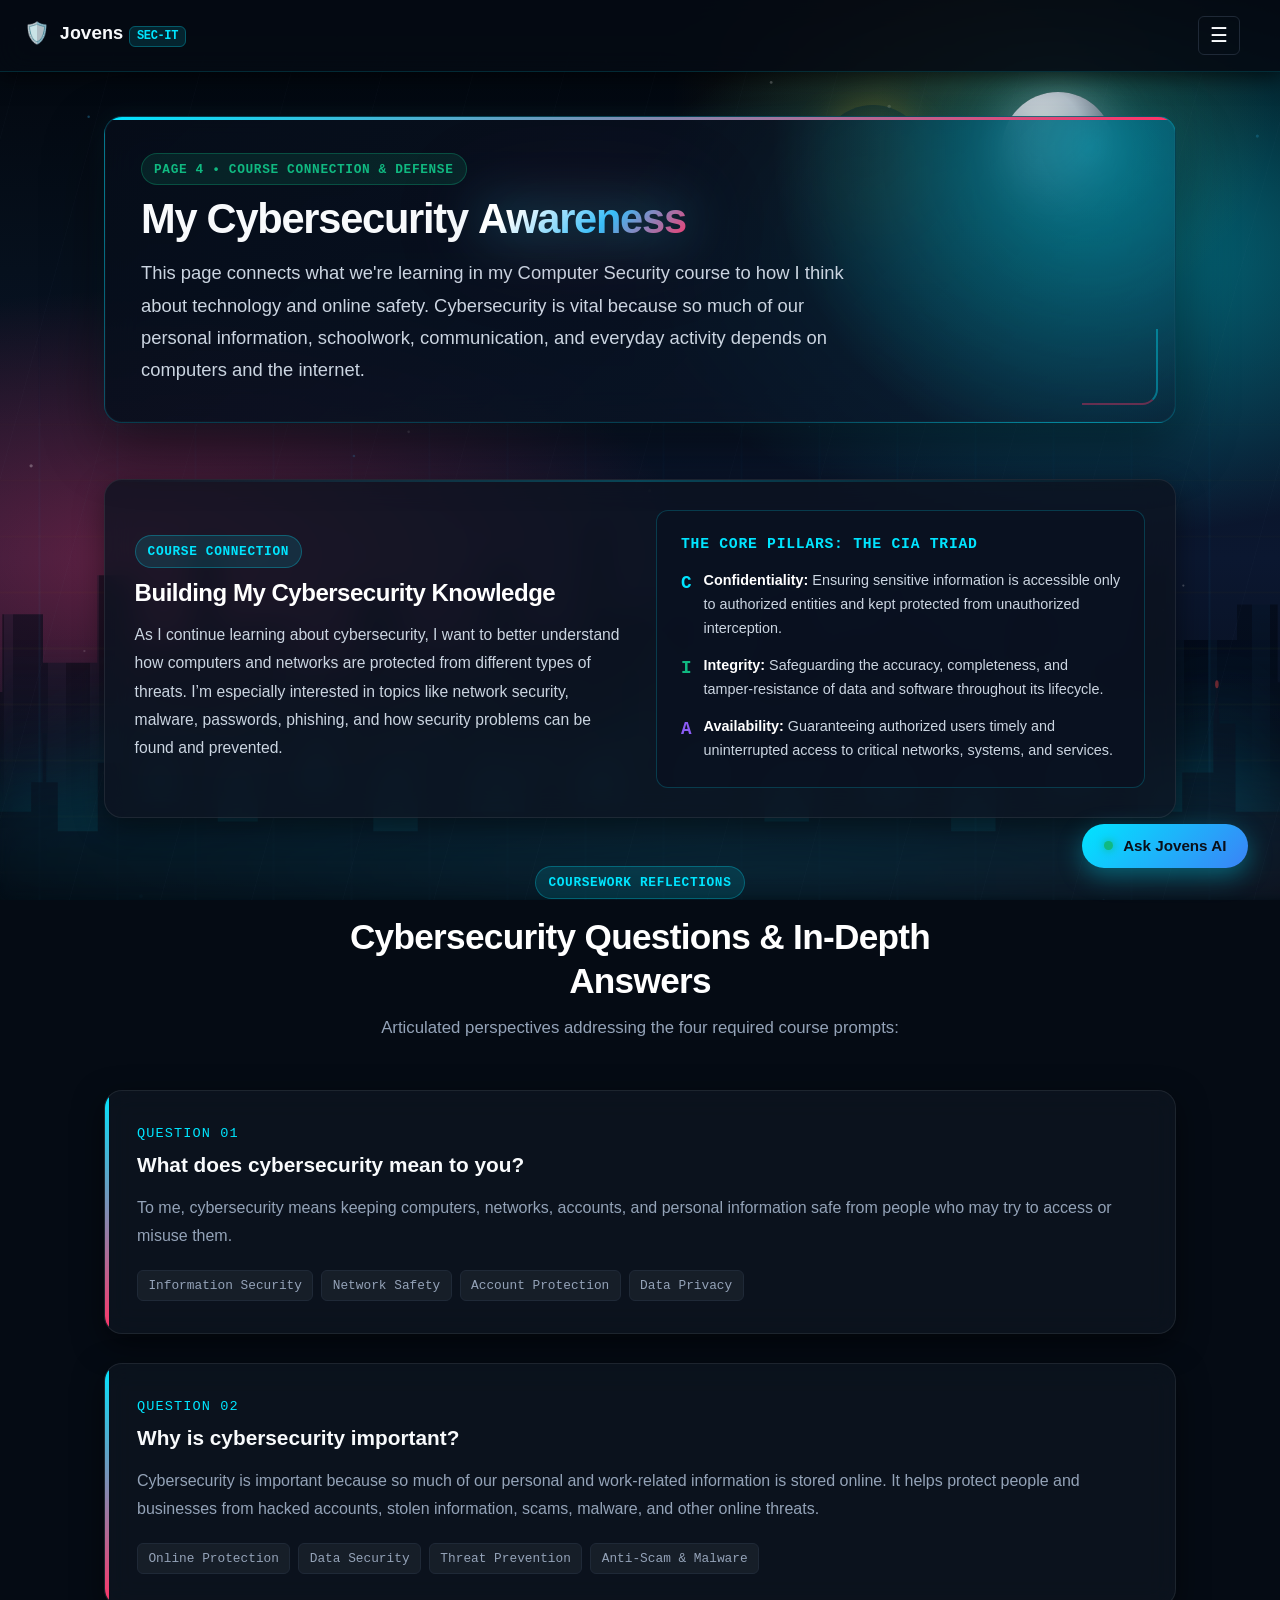
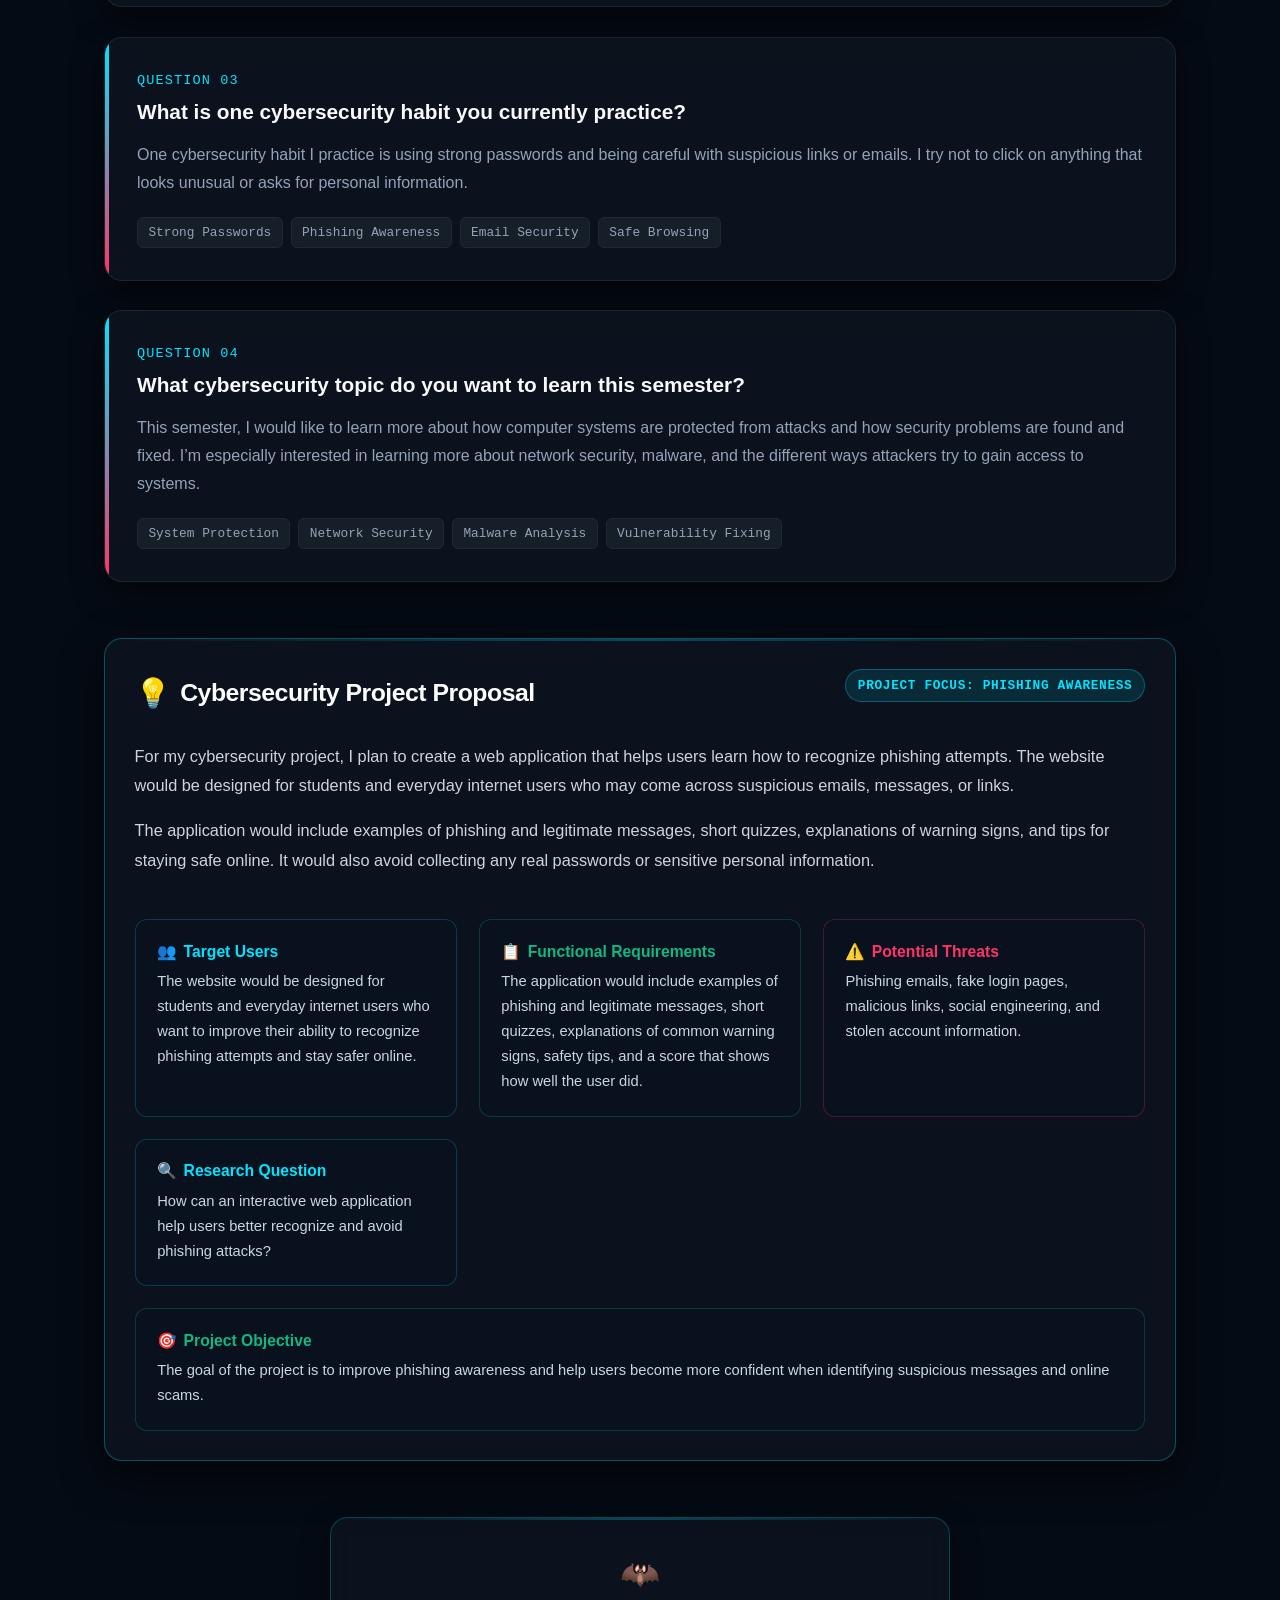
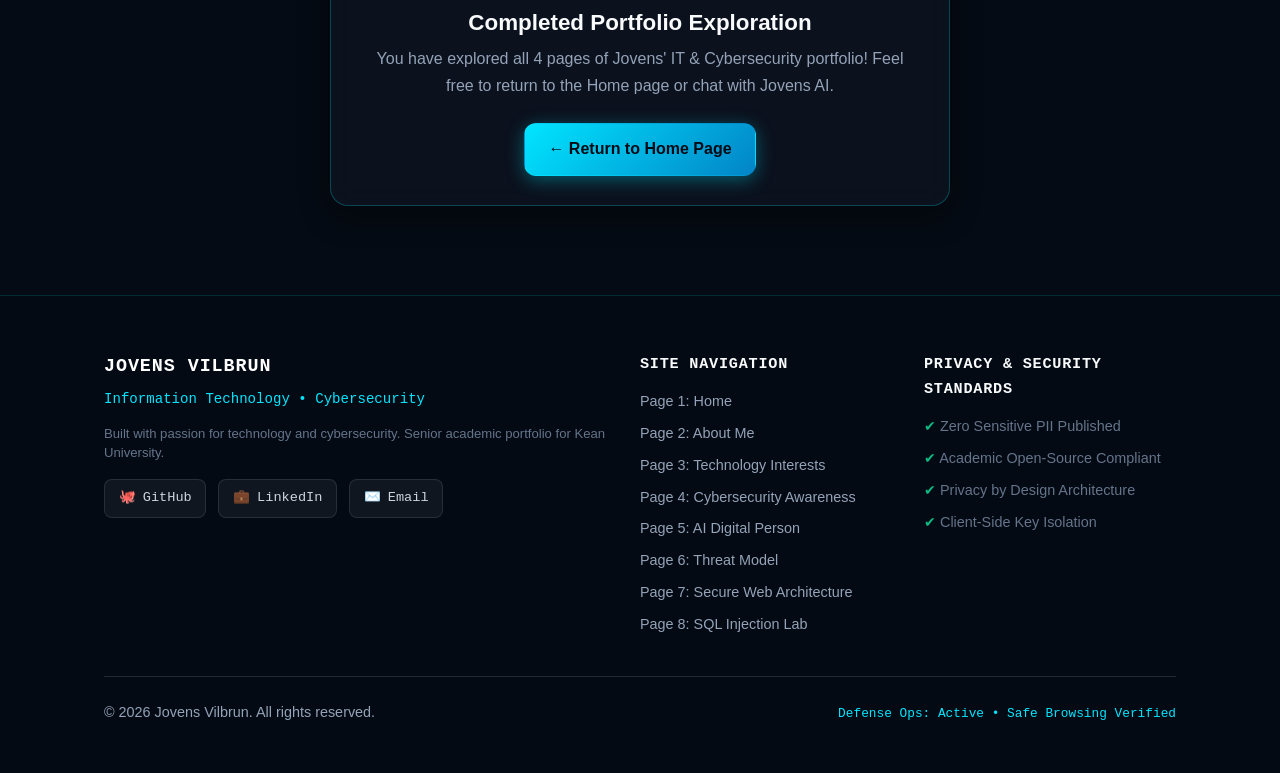
<file: cybersecurity.html>
<!DOCTYPE html>
<html lang="en">
<head>
  <meta charset="UTF-8">
  <meta name="viewport" content="width=device-width, initial-scale=1.0">
  <meta name="description" content="My Cybersecurity Awareness - Course reflections, definitions, habits, semester learning goals, and Phishing Awareness Web App proposal.">
  <title>Cybersecurity Awareness | Jovens Vilbrun - IT & Cybersecurity Portfolio</title>
  <link rel="stylesheet" href="css/styles.css">
  <link rel="stylesheet" href="css/themes.css">
</head>
<body>

  <!-- ====================================================
       FULL-PAGE GOTHAM / BATMAN ATMOSPHERE BACKDROP
       Fixed across full viewport & page scroll
       ==================================================== -->
  <div class="gotham-fullpage-backdrop" aria-hidden="true">
    <!-- Ambient Canvas (Subtle drifting mist & rain particles) -->
    <canvas id="gotham-ambient-canvas"></canvas>

    <!-- Faint Full Moon with Atmosphere Glow -->
    <div class="gotham-moon"></div>

    <!-- Subtle Bat-Signal Searchlight Beam in Cloud Layer -->
    <div class="gotham-batsignal">
      <div class="batsignal-cone"></div>
      <div class="batsignal-target">
        <svg class="batsignal-bat-svg" viewBox="0 0 100 50">
          <path d="M50,16 C53,10 56,8 58,14 C63,12 72,14 80,22 C78,25 72,26 68,26 C75,32 72,42 63,40 C58,34 54,34 50,38 C46,34 42,34 37,40 C28,42 25,32 32,26 C28,26 22,25 20,22 C28,14 37,12 42,14 C44,8 47,10 50,16 Z"/>
        </svg>
      </div>
    </div>

    <!-- Atmospheric Low Fog Layers -->
    <div class="gotham-fog-fixed"></div>

    <!-- Gotham City Skyline Silhouette along bottom horizon -->
    <div class="gotham-skyline-fixed">
      <svg class="gotham-skyline-svg" viewBox="0 0 1440 130" preserveAspectRatio="none">
        <defs>
          <linearGradient id="skylineGradFixed" x1="0" y1="0" x2="0" y2="1">
            <stop offset="0%" stop-color="#0f192b"/>
            <stop offset="100%" stop-color="#040810"/>
          </linearGradient>
        </defs>
        <path d="M0,130 L0,85 L35,85 L35,70 L48,70 L48,45 L52,45 L52,70 L65,70 L65,95 L110,95 L110,60 L140,60 L140,40 L143,20 L145,20 L148,40 L160,40 L160,80 L200,80 L200,55 L245,55 L245,90 L290,90 L290,65 L310,65 L310,35 L313,10 L315,10 L317,35 L335,35 L335,75 L380,75 L380,50 L420,50 L420,95 L470,95 L470,60 L505,60 L505,30 L508,15 L510,15 L512,30 L530,30 L530,85 L590,85 L590,65 L630,65 L630,45 L650,45 L650,80 L700,80 L700,55 L740,55 L740,25 L743,5 L745,5 L747,25 L765,25 L765,70 L820,70 L820,50 L860,50 L860,90 L910,90 L910,65 L950,65 L950,35 L953,18 L955,18 L957,35 L975,35 L975,80 L1030,80 L1030,55 L1070,55 L1070,95 L1120,95 L1120,60 L1155,60 L1155,30 L1158,12 L1160,12 L1162,30 L1180,30 L1180,75 L1240,75 L1240,50 L1280,50 L1280,85 L1330,85 L1330,65 L1365,65 L1365,40 L1368,22 L1370,22 L1372,40 L1390,40 L1390,85 L1440,85 L1440,130 Z" fill="url(#skylineGradFixed)"/>
        <circle cx="144" cy="18" r="2" fill="#ef4444" opacity="0.8"/>
        <circle cx="314" cy="8" r="2" fill="#ef4444" opacity="0.8"/>
        <circle cx="509" cy="13" r="2" fill="#ef4444" opacity="0.8"/>
        <circle cx="744" cy="3" r="2.5" fill="#ef4444" opacity="0.9"/>
        <circle cx="954" cy="16" r="2" fill="#ef4444" opacity="0.8"/>
        <circle cx="1159" cy="10" r="2" fill="#ef4444" opacity="0.8"/>
        <circle cx="1369" cy="20" r="2" fill="#ef4444" opacity="0.8"/>
      </svg>
    </div>
  </div>

  <!-- Site Navigation Header -->
  <header class="site-header">
    <div class="container nav-wrapper">
      <a href="index.html" class="site-logo">
        <span class="shield-icon">🛡️</span>
        <span>Jovens<span class="tag">SEC-IT</span></span>
      </a>
      <button class="nav-toggle" aria-label="Toggle navigation menu" aria-expanded="false">
        ☰
      </button>
      <nav>
        <ul class="nav-links">
          <li><a href="login.html" class="nav-login-link">Login</a></li>
          <li><a href="index.html">Home</a></li>
          <li><a href="about.html">About Me</a></li>
          <li><a href="technology.html">Technology</a></li>
          <li><a href="cybersecurity.html" class="active">Cybersecurity</a></li>
          <li><a href="digital-person.html">AI Digital Person</a></li>
          <li><a href="threat-model.html">Threat Model</a></li>
          <li><a href="secure-architecture.html">Secure Architecture</a></li>
          <li><a href="phishing-ml-project.html">Phishing ML</a></li>
        <li><a href="assignment6.html">Cross-Site Scripting (XSS) Security</a></li>
        <li><a href="sql-injection-lab.html">SQL Injection Lab</a></li>
        </ul>
      </nav>
    </div>
  </header>

  <!-- Main Content -->
  <main style="padding: 0;">
    <div class="container">
      
      <!-- Page Hero Header Banner -->
      <section class="page-hero-banner">
        <div class="hero-glass-card">
          <span class="badge badge-emerald" style="margin-bottom: 0.5rem;">Page 4 &bull; Course Connection &amp; Defense</span>
          <h1 style="font-size: 2.6rem; margin-bottom: 0.75rem;">My Cybersecurity <span class="gotham-glow-text">Awareness</span></h1>
          <p class="lead" style="margin-bottom: 0; color: #cbd5e1; line-height: 1.75;">
            This page connects what we're learning in my Computer Security course to how I think about technology and online safety. Cybersecurity is vital because so much of our personal information, schoolwork, communication, and everyday activity depends on computers and the internet.
          </p>
        </div>
      </section>

      <!-- Course Connection Banner & The CIA Triad -->
      <section class="card reveal-on-scroll" style="margin-bottom: 3rem;">
        <div class="grid-2" style="align-items: center; gap: 2rem;">
          <div>
            <span class="badge badge-cyan" style="margin-bottom: 0.6rem;">Course Connection</span>
            <h2 style="font-size: 1.5rem; margin-bottom: 0.85rem; color: #ffffff;">Building My Cybersecurity Knowledge</h2>
            <p style="color: #cbd5e1; font-size: 0.98rem; line-height: 1.8; margin-bottom: 0;">
              As I continue learning about cybersecurity, I want to better understand how computers and networks are protected from different types of threats. I’m especially interested in topics like network security, malware, passwords, phishing, and how security problems can be found and prevented.
            </p>
          </div>

          <div style="background: rgba(10, 18, 32, 0.75); border: 1px solid rgba(0, 229, 255, 0.2); border-radius: var(--radius-md); padding: 1.5rem;">
            <h4 style="color: var(--accent-cyan); font-family: var(--font-mono); font-size: 0.92rem; margin-bottom: 1rem; text-transform: uppercase; letter-spacing: 0.05em;">The Core Pillars: The CIA Triad</h4>
            <div style="display: flex; flex-direction: column; gap: 0.85rem;">
              <div style="display: flex; gap: 0.75rem; align-items: flex-start;">
                <span style="color: var(--accent-cyan); font-weight: bold; font-family: var(--font-mono); font-size: 1.1rem;">C</span>
                <span style="font-size: 0.9rem; color: #cbd5e1;"><strong style="color: #ffffff;">Confidentiality:</strong> Ensuring sensitive information is accessible only to authorized entities and kept protected from unauthorized interception.</span>
              </div>
              <div style="display: flex; gap: 0.75rem; align-items: flex-start;">
                <span style="color: var(--accent-emerald); font-weight: bold; font-family: var(--font-mono); font-size: 1.1rem;">I</span>
                <span style="font-size: 0.9rem; color: #cbd5e1;"><strong style="color: #ffffff;">Integrity:</strong> Safeguarding the accuracy, completeness, and tamper-resistance of data and software throughout its lifecycle.</span>
              </div>
              <div style="display: flex; gap: 0.75rem; align-items: flex-start;">
                <span style="color: var(--accent-purple); font-weight: bold; font-family: var(--font-mono); font-size: 1.1rem;">A</span>
                <span style="font-size: 0.9rem; color: #cbd5e1;"><strong style="color: #ffffff;">Availability:</strong> Guaranteeing authorized users timely and uninterrupted access to critical networks, systems, and services.</span>
              </div>
            </div>
          </div>
        </div>
      </section>

      <!-- REQUIRED QUESTIONS SECTION -->
      <section class="reveal-on-scroll">
        <div class="section-headline">
          <span class="badge badge-cyan">Coursework Reflections</span>
          <h2>Cybersecurity Questions &amp; In-Depth Answers</h2>
          <p>Articulated perspectives addressing the four required course prompts:</p>
        </div>

        <!-- Question 1 -->
        <article class="qa-card">
          <div class="qa-question-num">Question 01</div>
          <h3 class="qa-question-title">What does cybersecurity mean to you?</h3>
          <div class="qa-answer">
            <p>
              To me, cybersecurity means keeping computers, networks, accounts, and personal information safe from people who may try to access or misuse them.
            </p>
          </div>
          <div class="qa-tag-list">
            <span class="qa-tag">Information Security</span>
            <span class="qa-tag">Network Safety</span>
            <span class="qa-tag">Account Protection</span>
            <span class="qa-tag">Data Privacy</span>
          </div>
        </article>

        <!-- Question 2 -->
        <article class="qa-card">
          <div class="qa-question-num">Question 02</div>
          <h3 class="qa-question-title">Why is cybersecurity important?</h3>
          <div class="qa-answer">
            <p>
              Cybersecurity is important because so much of our personal and work-related information is stored online. It helps protect people and businesses from hacked accounts, stolen information, scams, malware, and other online threats.
            </p>
          </div>
          <div class="qa-tag-list">
            <span class="qa-tag">Online Protection</span>
            <span class="qa-tag">Data Security</span>
            <span class="qa-tag">Threat Prevention</span>
            <span class="qa-tag">Anti-Scam &amp; Malware</span>
          </div>
        </article>

        <!-- Question 3 -->
        <article class="qa-card">
          <div class="qa-question-num">Question 03</div>
          <h3 class="qa-question-title">What is one cybersecurity habit you currently practice?</h3>
          <div class="qa-answer">
            <p>
              One cybersecurity habit I practice is using strong passwords and being careful with suspicious links or emails. I try not to click on anything that looks unusual or asks for personal information.
            </p>
          </div>
          <div class="qa-tag-list">
            <span class="qa-tag">Strong Passwords</span>
            <span class="qa-tag">Phishing Awareness</span>
            <span class="qa-tag">Email Security</span>
            <span class="qa-tag">Safe Browsing</span>
          </div>
        </article>

        <!-- Question 4 -->
        <article class="qa-card">
          <div class="qa-question-num">Question 04</div>
          <h3 class="qa-question-title">What cybersecurity topic do you want to learn this semester?</h3>
          <div class="qa-answer">
            <p>
              This semester, I would like to learn more about how computer systems are protected from attacks and how security problems are found and fixed. I’m especially interested in learning more about network security, malware, and the different ways attackers try to gain access to systems.
            </p>
          </div>
          <div class="qa-tag-list">
            <span class="qa-tag">System Protection</span>
            <span class="qa-tag">Network Security</span>
            <span class="qa-tag">Malware Analysis</span>
            <span class="qa-tag">Vulnerability Fixing</span>
          </div>
        </article>

      </section>

      <!-- Cybersecurity Project Proposal -->
      <section id="cybersecurity-proposal" style="margin-top: 3.5rem;" class="reveal-on-scroll">
        <div class="card" style="border: 1px solid rgba(0, 229, 255, 0.3); background: rgba(13, 20, 32, 0.85); box-shadow: 0 15px 40px rgba(0,0,0,0.6);">
          
          <div style="display: flex; align-items: center; justify-content: space-between; flex-wrap: wrap; gap: 0.75rem; margin-bottom: 1rem;">
            <div style="display: flex; align-items: center; gap: 0.6rem;">
              <span class="card-icon" style="margin-bottom: 0;">💡</span>
              <h2 class="card-title" style="font-size: 1.55rem; margin-bottom: 0;">Cybersecurity Project Proposal</h2>
            </div>
            <span class="badge badge-cyan">Project Focus: Phishing Awareness</span>
          </div>

          <p class="card-text" style="font-size: 1.02rem; line-height: 1.8; color: #cbd5e1; margin-top: 0.5rem;">
            For my cybersecurity project, I plan to create a web application that helps users learn how to recognize phishing attempts. The website would be designed for students and everyday internet users who may come across suspicious emails, messages, or links.
          </p>
          <p class="card-text" style="font-size: 1.02rem; line-height: 1.8; color: #cbd5e1;">
            The application would include examples of phishing and legitimate messages, short quizzes, explanations of warning signs, and tips for staying safe online. It would also avoid collecting any real passwords or sensitive personal information.
          </p>

          <div style="display: grid; grid-template-columns: repeat(auto-fit, minmax(280px, 1fr)); gap: 1.35rem; margin-top: 1.75rem;">
            
            <div style="background: rgba(10, 18, 32, 0.75); border: 1px solid rgba(0, 229, 255, 0.2); border-radius: var(--radius-md); padding: 1.35rem;">
              <h4 style="color: var(--accent-cyan); font-size: 0.98rem; margin-bottom: 0.5rem; display: flex; align-items: center; gap: 0.4rem;">
                <span>👥</span> Target Users
              </h4>
              <p style="color: #cbd5e1; font-size: 0.92rem; line-height: 1.7; margin-bottom: 0;">
                The website would be designed for students and everyday internet users who want to improve their ability to recognize phishing attempts and stay safer online.
              </p>
            </div>

            <div style="background: rgba(10, 18, 32, 0.75); border: 1px solid rgba(16, 185, 129, 0.25); border-radius: var(--radius-md); padding: 1.35rem;">
              <h4 style="color: var(--accent-emerald); font-size: 0.98rem; margin-bottom: 0.5rem; display: flex; align-items: center; gap: 0.4rem;">
                <span>📋</span> Functional Requirements
              </h4>
              <p style="color: #cbd5e1; font-size: 0.92rem; line-height: 1.7; margin-bottom: 0;">
                The application would include examples of phishing and legitimate messages, short quizzes, explanations of common warning signs, safety tips, and a score that shows how well the user did.
              </p>
            </div>

            <div style="background: rgba(10, 18, 32, 0.75); border: 1px solid rgba(255, 51, 102, 0.25); border-radius: var(--radius-md); padding: 1.35rem;">
              <h4 style="color: var(--accent-crimson); font-size: 0.98rem; margin-bottom: 0.5rem; display: flex; align-items: center; gap: 0.4rem;">
                <span>⚠️</span> Potential Threats
              </h4>
              <p style="color: #cbd5e1; font-size: 0.92rem; line-height: 1.7; margin-bottom: 0;">
                Phishing emails, fake login pages, malicious links, social engineering, and stolen account information.
              </p>
            </div>

            <div style="background: rgba(10, 18, 32, 0.75); border: 1px solid rgba(0, 229, 255, 0.2); border-radius: var(--radius-md); padding: 1.35rem;">
              <h4 style="color: var(--accent-cyan); font-size: 0.98rem; margin-bottom: 0.5rem; display: flex; align-items: center; gap: 0.4rem;">
                <span>🔍</span> Research Question
              </h4>
              <p style="color: #cbd5e1; font-size: 0.92rem; line-height: 1.7; margin-bottom: 0;">
                How can an interactive web application help users better recognize and avoid phishing attacks?
              </p>
            </div>

            <div style="background: rgba(10, 18, 32, 0.75); border: 1px solid rgba(16, 185, 129, 0.25); border-radius: var(--radius-md); padding: 1.35rem; grid-column: 1 / -1;">
              <h4 style="color: var(--accent-emerald); font-size: 0.98rem; margin-bottom: 0.5rem; display: flex; align-items: center; gap: 0.4rem;">
                <span>🎯</span> Project Objective
              </h4>
              <p style="color: #cbd5e1; font-size: 0.92rem; line-height: 1.7; margin-bottom: 0;">
                The goal of the project is to improve phishing awareness and help users become more confident when identifying suspicious messages and online scams.
              </p>
            </div>

          </div>
        </div>
      </section>

      <!-- Return Navigation Card -->
      <section style="margin-top: 3.5rem; margin-bottom: 5rem; text-align: center;" class="reveal-on-scroll">
        <div class="card" style="display: inline-block; max-width: 620px; text-align: center; border: 1px solid rgba(0, 229, 255, 0.25);">
          <span style="font-size: 2rem; display: block; margin-bottom: 0.5rem;">🦇</span>
          <h3 style="margin-bottom: 0.5rem; font-size: 1.4rem;">Completed Portfolio Exploration</h3>
          <p style="color: #94a3b8; margin-bottom: 1.5rem; line-height: 1.7;">
            You have explored all 4 pages of Jovens' IT &amp; Cybersecurity portfolio! Feel free to return to the Home page or chat with Jovens AI.
          </p>
          <a href="index.html" class="btn-gotham-primary">
            <span>&larr; Return to Home Page</span>
          </a>
        </div>
      </section>

    </div>
  </main>

  <!-- Site Footer with Gotham Theme & Social Links -->
  <footer class="site-footer gotham-footer">
    <div class="container">
      <div class="footer-grid">
        
        <div class="footer-col">
          <h5 style="color: #ffffff; font-size: 1.15rem; margin-bottom: 0.4rem;">Jovens Vilbrun</h5>
          <p style="color: var(--accent-cyan); font-family: var(--font-mono); font-size: 0.88rem; margin-bottom: 0.75rem;">
            Information Technology &bull; Cybersecurity
          </p>
          <p class="footer-disclaimer" style="margin-bottom: 1rem;">
            Built with passion for technology and cybersecurity. Senior academic portfolio for Kean University.
          </p>
          <!-- Social & Contact Links -->
          <div class="footer-social-links">
            <a href="https://github.com" target="_blank" rel="noopener noreferrer" class="footer-social-btn" title="GitHub Profile">
              <span>🐙</span>
              <span>GitHub</span>
            </a>
            <a href="https://linkedin.com" target="_blank" rel="noopener noreferrer" class="footer-social-btn" title="LinkedIn Profile">
              <span>💼</span>
              <span>LinkedIn</span>
            </a>
            <a href="mailto:jovens@student.kean.edu" class="footer-social-btn" title="Email Jovens">
              <span>✉️</span>
              <span>Email</span>
            </a>
          </div>
        </div>

        <div class="footer-col">
          <h5>Site Navigation</h5>
          <ul>
            <li><a href="index.html">Page 1: Home</a></li>
            <li><a href="about.html">Page 2: About Me</a></li>
            <li><a href="technology.html">Page 3: Technology Interests</a></li>
            <li><a href="cybersecurity.html">Page 4: Cybersecurity Awareness</a></li>
            <li><a href="digital-person.html">Page 5: AI Digital Person</a></li>
            <li><a href="threat-model.html">Page 6: Threat Model</a></li>
            <li><a href="secure-architecture.html">Page 7: Secure Web Architecture</a></li><li><a href="sql-injection-lab.html">Page 8: SQL Injection Lab</a></li>
          </ul>
        </div>

        <div class="footer-col">
          <h5>Privacy &amp; Security Standards</h5>
          <ul>
            <li><span style="color: var(--accent-emerald);">✔</span> Zero Sensitive PII Published</li>
            <li><span style="color: var(--accent-emerald);">✔</span> Academic Open-Source Compliant</li>
            <li><span style="color: var(--accent-emerald);">✔</span> Privacy by Design Architecture</li>
            <li><span style="color: var(--accent-emerald);">✔</span> Client-Side Key Isolation</li>
          </ul>
        </div>

      </div>

      <div class="footer-bottom">
        <p>&copy; <span id="current-year">2026</span> Jovens Vilbrun. All rights reserved.</p>
        <p style="font-family: var(--font-mono); font-size: 0.8rem; color: var(--accent-cyan);">
          Defense Ops: Active &bull; Safe Browsing Verified
        </p>
      </div>
    </div>
  </footer>

  <!-- Floating AI Chatbot Widget -->
  <button id="chatbot-launcher" class="chatbot-launcher-btn" aria-label="Open AI Assistant" aria-expanded="false">
    <span class="launcher-pulse-dot"></span>
    <span>Ask Jovens AI</span>
  </button>

  <div id="chatbot-window" class="chatbot-window" role="dialog" aria-modal="true" aria-labelledby="chatbot-title">
    <div class="chatbot-header">
      <div class="chatbot-header-info">
        <div class="jovens-ai-avatar header-avatar" aria-hidden="true"><img src="images/profile-avatar.png" alt=""></div>
        <div>
          <div id="chatbot-title" class="chatbot-header-title">Jovens AI</div>
          <div class="chatbot-status">
            <span id="chatbot-status-dot" style="display:inline-block; width:7px; height:7px; background:#10b981; border-radius:50%;"></span>
            <span id="chatbot-status-text">Local Knowledge Mode</span>
          </div>
        </div>
      </div>
      <div class="chatbot-header-actions">
        <span id="chatbot-mode-badge" class="mode-badge local-active">Offline</span>
        <button id="chatbot-settings-toggle" class="chatbot-settings-btn" title="AI Model & Key Settings" aria-label="Settings">⚙️</button>
        <button id="chatbot-close" class="chatbot-close-btn" aria-label="Close Chatbot">&times;</button>
      </div>
    </div>

    <!-- Collapsible Settings Panel -->
    <div id="chatbot-settings-panel" class="chatbot-settings-panel">
      <div class="settings-panel-title">
        <span>⚡ Connect Google Gemini AI</span>
      </div>
      <p class="settings-panel-desc">
        Unlock full generative AI (code writing, problem-solving, open reasoning). Get a free key at <a href="https://aistudio.google.com/app/apikey" target="_blank" rel="noopener">Google AI Studio</a>.
      </p>
      <div class="settings-input-group">
        <input type="password" id="settings-api-key" class="settings-input" placeholder="Paste Gemini API Key (AIzaSy...)" autocomplete="off">
        <button id="settings-save-key" class="settings-btn-save">Save</button>
        <button id="settings-clear-key" class="settings-btn-clear" title="Clear key & use Local Mode">Clear</button>
      </div>
      <div style="margin-top: 0.75rem; padding-top: 0.75rem; border-top: 1px solid rgba(255,255,255,0.08);">
        <button id="settings-auth-fs" type="button" style="width:100%; font-size:0.8rem; padding: 0.45rem 0.6rem; background: rgba(6,182,212,0.1); border: 1px solid var(--accent-cyan); color: var(--accent-cyan); border-radius: var(--radius-sm); cursor: pointer;">
          📁 Authorize File Editing Access
        </button>
        <span id="fs-status-label" style="display:block; font-size:0.75rem; color: var(--text-muted); margin-top: 0.35rem; line-height: 1.4;">Allow Jovens AI to directly edit website files when requested.</span>
      </div>
    </div>

    <div class="jovens-ai-portrait-stage" aria-label="Jovens AI digital avatar">
      <div class="jovens-ai-avatar portrait-avatar">
        <img src="images/profile-avatar.png" alt="Jovens AI avatar based on Jovens">
      </div>
      <div class="jovens-ai-portrait-copy">
        <strong>Jovens AI</strong>
        <span>Your personal portfolio assistant</span>
        <small>Ask me by text or voice — I can answer about Jovens, projects, skills, and this site.</small>
      </div>
    </div>

    <div id="chatbot-messages" class="chatbot-messages"></div>

    <div id="chatbot-chips" class="chatbot-chips"></div>

    <div class="chatbot-input-bar">
      <input type="text" id="chatbot-input" placeholder="Ask about Jovens, coding, or styling changes..." autocomplete="off">
      <button type="button" id="chatbot-mic-btn" class="chatbot-mic-btn" title="Click to speak (Speech-to-Text)" aria-label="Speech to text">🎤</button>
      <button type="button" id="chatbot-tts-btn" class="chatbot-mic-btn" title="Toggle spoken Jovens AI replies" aria-label="Toggle text to speech">🔊</button>
      <button id="chatbot-send" class="chatbot-send-btn" aria-label="Send Message">&#x27A4;</button>
    </div>
  </div>

  <script src="js/themes.js"></script>
  <script src="js/knowledge.js"></script>
  <script src="js/main.js"></script>
  <script src="js/chatbot.js"></script>
</body>
</html>
</file>
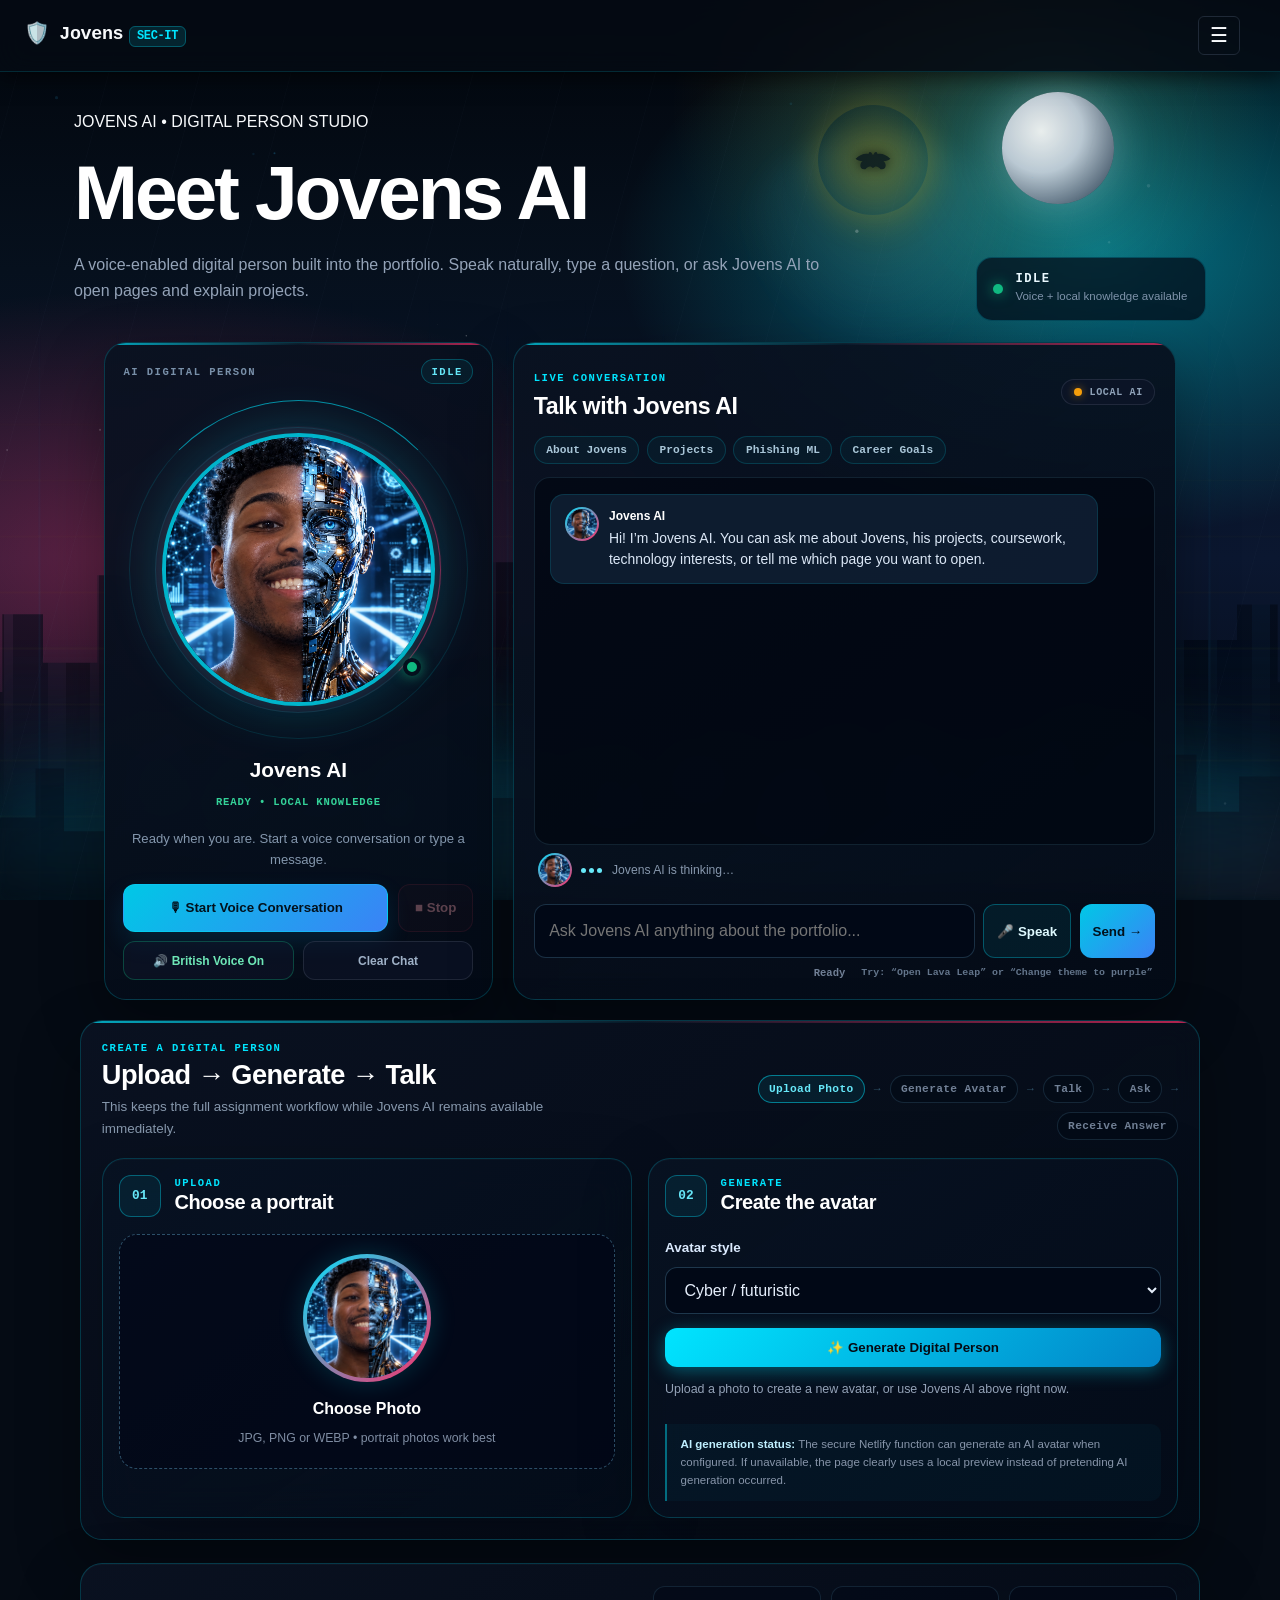
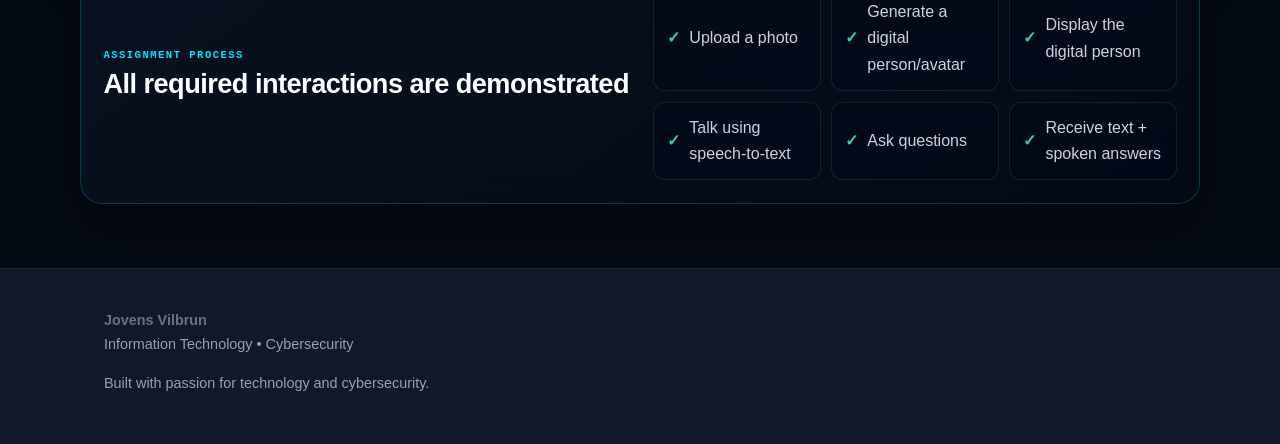
<file: digital-person.html>
<!DOCTYPE html>
<html lang="en">
<head>
  <meta charset="UTF-8">
  <meta name="viewport" content="width=device-width, initial-scale=1.0">
  <meta name="description" content="AI Digital Person demo for the Jovens Vilbrun technology portfolio.">
  <title>AI Digital Person | Jovens Vilbrun</title>
  <link rel="stylesheet" href="css/styles.css">
  <link rel="stylesheet" href="css/themes.css">
</head>
<body>
  <header class="site-header">
    <div class="container nav-wrapper">
      <a href="index.html" class="site-logo">
        <span class="shield-icon">🛡️</span>
        <span>Jovens<span class="tag">SEC-IT</span></span>
      </a>
      <button class="nav-toggle" aria-label="Toggle navigation menu" aria-expanded="false">☰</button>
      <nav>
        <ul class="nav-links">
          <li><a href="login.html" class="nav-login-link">Login</a></li>
          <li><a href="index.html">Home</a></li>
          <li><a href="about.html">About Me</a></li>
          <li><a href="technology.html">Technology</a></li>
          <li><a href="cybersecurity.html">Cybersecurity</a></li>
          <li><a href="digital-person.html" class="active">AI Digital Person</a></li>
          <li><a href="threat-model.html">Threat Model</a></li>
          <li><a href="secure-architecture.html">Secure Architecture</a></li>
          <li><a href="phishing-ml-project.html">Phishing ML</a></li>
        <li><a href="assignment6.html">Cross-Site Scripting (XSS) Security</a></li>
        <li><a href="sql-injection-lab.html">SQL Injection Lab</a></li>
        </ul>
      </nav>
    </div>
  </header>

  <div class="gotham-fullpage-backdrop" aria-hidden="true">
    <canvas id="gotham-ambient-canvas"></canvas>
    <div class="gotham-moon"></div>
    <div class="gotham-batsignal">
      <div class="batsignal-cone"></div>
      <div class="batsignal-target">
        <svg class="batsignal-bat-svg" viewBox="0 0 100 50"><path d="M50,16 C53,10 56,8 58,14 C63,12 72,14 80,22 C78,25 72,26 68,26 C75,32 72,42 63,40 C58,34 54,34 50,38 C46,34 42,34 37,40 C28,42 25,32 32,26 C28,26 22,25 20,22 C28,14 37,12 42,14 C44,8 47,10 50,16 Z"/></svg>
      </div>
    </div>
    <div class="gotham-fog-fixed"></div>
    <div class="gotham-skyline-fixed">
      <svg class="gotham-skyline-svg" viewBox="0 0 1440 130" preserveAspectRatio="none"><path d="M0,130 L0,88 L40,88 L40,63 L72,63 L72,95 L118,95 L118,55 L155,55 L155,82 L205,82 L205,46 L240,46 L240,90 L294,90 L294,59 L335,59 L335,81 L389,81 L389,49 L424,49 L424,94 L470,94 L470,65 L515,65 L515,35 L552,35 L552,78 L607,78 L607,58 L658,58 L658,86 L712,86 L712,48 L755,48 L755,73 L815,73 L815,56 L863,56 L863,91 L920,91 L920,62 L965,62 L965,42 L1008,42 L1008,80 L1060,80 L1060,52 L1105,52 L1105,93 L1161,93 L1161,61 L1207,61 L1207,37 L1248,37 L1248,77 L1300,77 L1300,56 L1346,56 L1346,85 L1394,85 L1394,67 L1440,67 L1440,130 Z" fill="#07101c" opacity=".95"/></svg>
    </div>
  </div>

  <main class="digital-person-main digital-person-pro">
    <section class="container digital-person-hero digital-person-hero-pro">
      <div>
        <div class="page-label">JOVENS AI • DIGITAL PERSON STUDIO</div>
        <h1>Meet <span class="gradient-text">Jovens AI</span></h1>
        <p>A voice-enabled digital person built into the portfolio. Speak naturally, type a question, or ask Jovens AI to open pages and explain projects.</p>
      </div>
      <div class="digital-live-status" id="digital-live-status"><span></span><strong>READY</strong><small>Voice + local knowledge available</small></div>
    </section>

    <section class="container digital-studio-shell">
      <div class="digital-avatar-console">
        <div class="digital-console-topline">
          <span>AI DIGITAL PERSON</span>
          <span id="digital-state-badge" class="digital-state-badge">IDLE</span>
        </div>

        <div class="digital-avatar-stage digital-avatar-stage-pro" id="digital-avatar-stage" data-state="idle">
          <div class="digital-orbit orbit-one"></div>
          <div class="digital-orbit orbit-two"></div>
          <div class="digital-avatar-halo"></div>
          <div class="digital-face-shell">
            <img id="digital-avatar-image" src="images/profile-avatar.png" alt="Jovens AI digital person">
            <img id="digital-mouth-layer" class="digital-mouth-layer" src="images/profile-avatar.png" alt="" aria-hidden="true">
            <div class="digital-face-scan" aria-hidden="true"></div>
          </div>
          <div class="digital-speaking-bars digital-speaking-bars-pro" aria-hidden="true"><i></i><i></i><i></i><i></i><i></i><i></i><i></i></div>
          <span class="digital-online-dot"></span>
        </div>

        <div class="digital-avatar-meta digital-avatar-meta-pro">
          <strong id="digital-avatar-name">Jovens AI</strong>
          <span id="digital-avatar-mode">READY • LOCAL KNOWLEDGE</span>
        </div>

        <div class="digital-state-copy" id="digital-state-copy">Ready when you are. Start a voice conversation or type a message.</div>

        <div class="digital-primary-actions">
          <button type="button" id="digital-voice-conversation" class="digital-voice-conversation-btn">🎙 Start Voice Conversation</button>
          <button type="button" id="digital-stop-voice" class="digital-stop-voice-btn" disabled>■ Stop</button>
        </div>

        <div class="digital-mini-controls">
          <button type="button" id="digital-speech-toggle" class="digital-control-btn active">🔊 British Voice On</button>
          <button type="button" id="digital-clear-chat" class="digital-control-btn">Clear Chat</button>
        </div>
      </div>

      <div class="digital-chat-console">
        <div class="digital-chat-header">
          <div><span class="digital-eyebrow">LIVE CONVERSATION</span><h2>Talk with Jovens AI</h2></div>
          <div class="digital-connection-pill" id="digital-connection-pill"><span></span>LOCAL AI</div>
        </div>

        <div class="digital-quick-prompts" aria-label="Quick questions">
          <button type="button" data-prompt="Tell me about Jovens">About Jovens</button>
          <button type="button" data-prompt="What are Jovens' featured projects?">Projects</button>
          <button type="button" data-prompt="Tell me about the phishing machine learning project">Phishing ML</button>
          <button type="button" data-prompt="What are Jovens' career goals?">Career Goals</button>
        </div>

        <div class="digital-conversation digital-conversation-pro" id="digital-conversation" aria-live="polite">
          <div class="digital-message bot"><span class="digital-message-avatar"><img src="images/profile-avatar.png" alt=""></span><div><b>Jovens AI</b><p>Hi! I’m Jovens AI. You can ask me about Jovens, his projects, coursework, technology interests, or tell me which page you want to open.</p></div></div>
        </div>

        <div class="digital-thinking-row" id="digital-thinking-row" hidden>
          <span class="digital-thinking-avatar"><img src="images/profile-avatar.png" alt=""></span>
          <span class="digital-thinking-dots"><i></i><i></i><i></i></span>
          <span>Jovens AI is thinking…</span>
        </div>

        <form id="digital-question-form" class="digital-question-form digital-question-form-pro">
          <label class="sr-only" for="digital-question">Ask Jovens AI a question</label>
          <input id="digital-question" type="text" placeholder="Ask Jovens AI anything about the portfolio..." autocomplete="off">
          <button type="button" id="digital-talk-btn" class="digital-talk-btn" title="Speak one question">🎤 <span>Speak</span></button>
          <button type="submit" class="digital-send-btn">Send →</button>
        </form>
        <div class="digital-input-status"><span id="digital-listening-status">Ready</span><span>Try: “Open Lava Leap” or “Change theme to purple”</span></div>
      </div>
    </section>

    <section class="container digital-builder-pro">
      <div class="digital-builder-pro-header">
        <div><p class="digital-eyebrow">CREATE A DIGITAL PERSON</p><h2>Upload → Generate → Talk</h2><p>This keeps the full assignment workflow while Jovens AI remains available immediately.</p></div>
        <div class="digital-process" aria-label="Digital person assignment process">
          <span class="active">Upload Photo</span><b>→</b><span>Generate Avatar</span><b>→</b><span>Talk</span><b>→</b><span>Ask</span><b>→</b><span>Receive Answer</span>
        </div>
      </div>

      <div class="digital-builder-pro-grid">
        <div class="digital-builder-panel digital-builder-panel-pro">
          <div class="digital-section-heading"><span class="digital-step-number">01</span><div><p class="digital-eyebrow">UPLOAD</p><h2>Choose a portrait</h2></div></div>
          <label class="digital-upload-zone digital-upload-zone-pro" id="digital-upload-zone" for="digital-photo-input">
            <input id="digital-photo-input" type="file" accept="image/png,image/jpeg,image/webp" hidden>
            <div class="digital-upload-preview-wrap"><img id="digital-upload-preview" src="images/profile-avatar.png" alt="Uploaded photo preview"></div>
            <strong>Choose Photo</strong><span>JPG, PNG or WEBP • portrait photos work best</span>
          </label>
        </div>

        <div class="digital-builder-panel digital-builder-panel-pro">
          <div class="digital-section-heading"><span class="digital-step-number">02</span><div><p class="digital-eyebrow">GENERATE</p><h2>Create the avatar</h2></div></div>
          <label class="digital-style-label" for="digital-style">Avatar style</label>
          <select id="digital-style" class="digital-style-select"><option value="cyber">Cyber / futuristic</option><option value="professional">Professional technology portrait</option><option value="gotham">Dark Gotham-tech portrait</option></select>
          <button type="button" id="generate-digital-person" class="btn-gotham-primary digital-generate-btn">✨ Generate Digital Person</button>
          <p id="digital-generation-status" class="digital-status" role="status" aria-live="polite">Upload a photo to create a new avatar, or use Jovens AI above right now.</p>
          <div class="digital-ai-note"><strong>AI generation status:</strong> The secure Netlify function can generate an AI avatar when configured. If unavailable, the page clearly uses a local preview instead of pretending AI generation occurred.</div>
        </div>
      </div>
    </section>

    <section class="container digital-requirements-card digital-requirements-card-pro">
      <div><p class="digital-eyebrow">ASSIGNMENT PROCESS</p><h2>All required interactions are demonstrated</h2></div>
      <div class="digital-requirement-grid"><div><b>✓</b><span>Upload a photo</span></div><div><b>✓</b><span>Generate a digital person/avatar</span></div><div><b>✓</b><span>Display the digital person</span></div><div><b>✓</b><span>Talk using speech-to-text</span></div><div><b>✓</b><span>Ask questions</span></div><div><b>✓</b><span>Receive text + spoken answers</span></div></div>
    </section>
  </main>

  <footer class="site-footer">
    <div class="container footer-content"><div><strong>Jovens Vilbrun</strong><p>Information Technology • Cybersecurity</p></div><p>Built with passion for technology and cybersecurity.</p></div>
  </footer>

  <script src="js/main.js"></script>
  <script src="js/themes.js"></script>
  <script src="js/knowledge.js"></script>
  <script src="js/digital-person.js"></script>
</body>
</html>
</file>
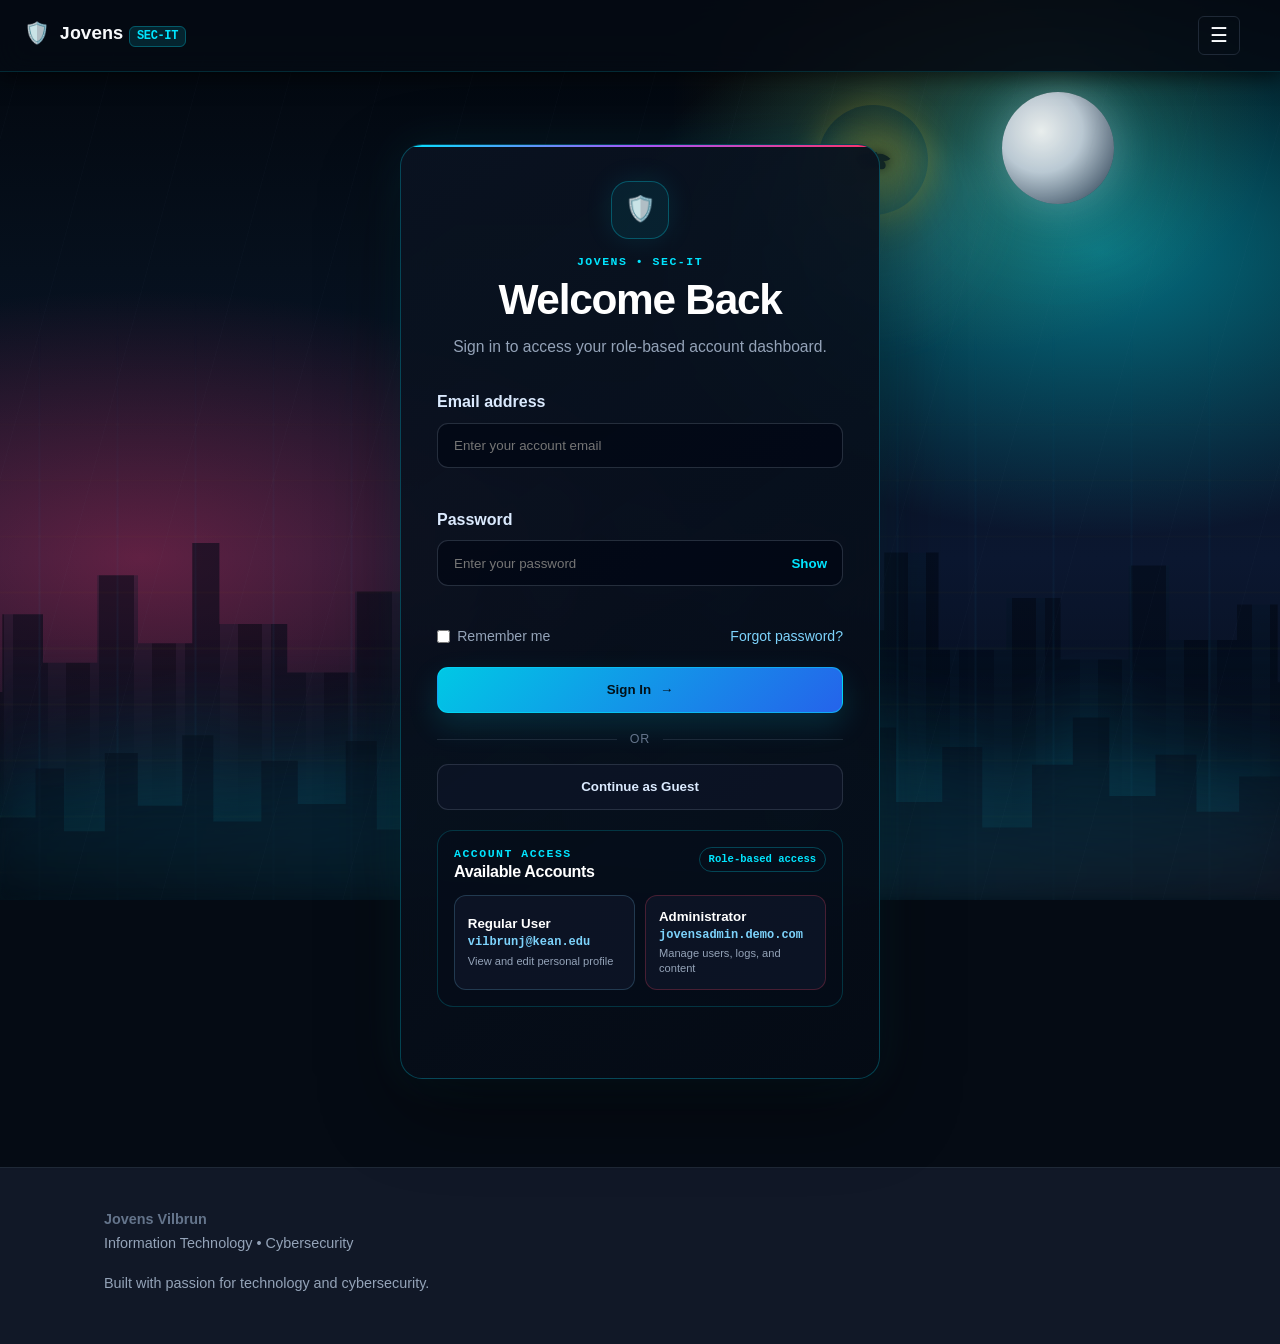
<file: login.html>
<!DOCTYPE html>
<html lang="en">
<head>
  <meta charset="UTF-8">
  <meta name="viewport" content="width=device-width, initial-scale=1.0">
  <meta name="description" content="Secure login interface for the Jovens Vilbrun IT & Cybersecurity portfolio.">
  <title>Login | Jovens Vilbrun</title>
  <link rel="stylesheet" href="css/styles.css">
  <link rel="stylesheet" href="css/themes.css">
</head>
<body>
  <header class="site-header">
    <div class="container nav-wrapper">
      <a href="index.html" class="site-logo">
        <span class="shield-icon">🛡️</span>
        <span>Jovens<span class="tag">SEC-IT</span></span>
      </a>
      <button class="nav-toggle" aria-label="Toggle navigation menu" aria-expanded="false">☰</button>
      <nav>
        <ul class="nav-links">
          <li><a href="login.html" class="active nav-login-link">Login</a></li>
          <li><a href="index.html">Home</a></li>
          <li><a href="about.html">About Me</a></li>
          <li><a href="technology.html">Technology</a></li>
          <li><a href="cybersecurity.html">Cybersecurity</a></li>
          <li><a href="digital-person.html">AI Digital Person</a></li>
          <li><a href="threat-model.html">Threat Model</a></li>
          <li><a href="secure-architecture.html">Secure Architecture</a></li>
          <li><a href="phishing-ml-project.html">Phishing ML</a></li>
        <li><a href="assignment6.html">Cross-Site Scripting (XSS) Security</a></li>
        <li><a href="sql-injection-lab.html">SQL Injection Lab</a></li>
        </ul>
      </nav>
    </div>
  </header>

  <div class="gotham-fullpage-backdrop" aria-hidden="true">
    <canvas id="gotham-ambient-canvas"></canvas>
    <div class="gotham-moon"></div>
    <div class="gotham-batsignal">
      <div class="batsignal-cone"></div>
      <div class="batsignal-target">
        <svg class="batsignal-bat-svg" viewBox="0 0 100 50">
          <path d="M50,16 C53,10 56,8 58,14 C63,12 72,14 80,22 C78,25 72,26 68,26 C75,32 72,42 63,40 C58,34 54,34 50,38 C46,34 42,34 37,40 C28,42 25,32 32,26 C28,26 22,25 20,22 C28,14 37,12 42,14 C44,8 47,10 50,16 Z"/>
        </svg>
      </div>
    </div>
    <div class="gotham-fog-fixed"></div>
    <div class="gotham-skyline-fixed">
      <svg class="gotham-skyline-svg" viewBox="0 0 1440 130" preserveAspectRatio="none">
        <path d="M0,130 L0,88 L40,88 L40,63 L72,63 L72,95 L118,95 L118,55 L155,55 L155,82 L205,82 L205,46 L240,46 L240,90 L294,90 L294,59 L335,59 L335,81 L389,81 L389,49 L424,49 L424,94 L470,94 L470,65 L515,65 L515,35 L552,35 L552,78 L607,78 L607,58 L658,58 L658,86 L712,86 L712,48 L755,48 L755,73 L815,73 L815,56 L863,56 L863,91 L920,91 L920,62 L965,62 L965,42 L1008,42 L1008,80 L1060,80 L1060,52 L1105,52 L1105,93 L1161,93 L1161,61 L1207,61 L1207,37 L1248,37 L1248,77 L1300,77 L1300,56 L1346,56 L1346,85 L1394,85 L1394,67 L1440,67 L1440,130 Z" fill="#07101c" opacity=".95"/>
      </svg>
    </div>
  </div>

  <main class="login-page-main">
    <section class="container login-shell login-shell-single">
      <div class="login-card login-card-real" aria-labelledby="login-heading">
        <div class="login-card-topline"></div>
        <div class="login-brand-mark" aria-hidden="true">🛡️</div>
        <div class="login-card-header login-card-header-centered">
          <div>
            <p class="login-kicker">JOVENS • SEC-IT</p>
            <h1 id="login-heading">Welcome Back</h1>
            <p class="login-subtitle">Sign in to access your role-based account dashboard.</p>
          </div>
        </div>

        <form id="login-form" novalidate>
          <div class="login-field">
            <label for="login-email">Email address</label>
            <input id="login-email" name="email" type="text" autocomplete="username" placeholder="Enter your account email" required>
            <small class="field-error" id="email-error"></small>
          </div>

          <div class="login-field">
            <label for="login-password">Password</label>
            <div class="password-wrap">
              <input id="login-password" name="password" type="password" autocomplete="current-password" placeholder="Enter your password" minlength="6" required>
              <button type="button" class="password-toggle" id="password-toggle" aria-label="Show password">Show</button>
            </div>
            <small class="field-error" id="password-error"></small>
          </div>

          <div class="login-options">
            <label class="remember-check"><input type="checkbox" id="remember-me"> <span>Remember me</span></label>
            <a href="#" id="forgot-password">Forgot password?</a>
          </div>

          <button type="submit" class="login-submit">Sign In <span>→</span></button>
          <div class="login-divider"><span>or</span></div>
          <button type="button" class="login-guest" id="guest-btn">Continue as Guest</button>

          <section class="demo-account-box" aria-labelledby="demo-account-heading">
            <div class="demo-account-heading-row">
              <div>
                <p class="login-kicker">ACCOUNT ACCESS</p>
                <h2 id="demo-account-heading">Available Accounts</h2>
              </div>
              <span class="demo-role-note">Role-based access</span>
            </div>
            <div class="demo-account-grid">
              <button type="button" class="demo-account-card" id="fill-user-demo">
                <strong>Regular User</strong>
                <span>vilbrunj@kean.edu</span>
                <small>View and edit personal profile</small>
              </button>
              <button type="button" class="demo-account-card admin" id="fill-admin-demo">
                <strong>Administrator</strong>
                <span>jovensadmin.demo.com</span>
                <small>Manage users, logs, and content</small>
              </button>
            </div>
          </section>

          <div class="login-status" id="login-status" role="status" aria-live="polite"></div>
        </form>
      </div>
    </section>
  </main>

  <footer class="site-footer">
    <div class="container footer-content">
      <div>
        <strong>Jovens Vilbrun</strong>
        <p>Information Technology • Cybersecurity</p>
      </div>
      <p>Built with passion for technology and cybersecurity.</p>
    </div>
  </footer>

  <script src="js/main.js"></script>
  <script src="js/themes.js"></script>
  <script src="js/login.js"></script>
</body>
</html>
</file>
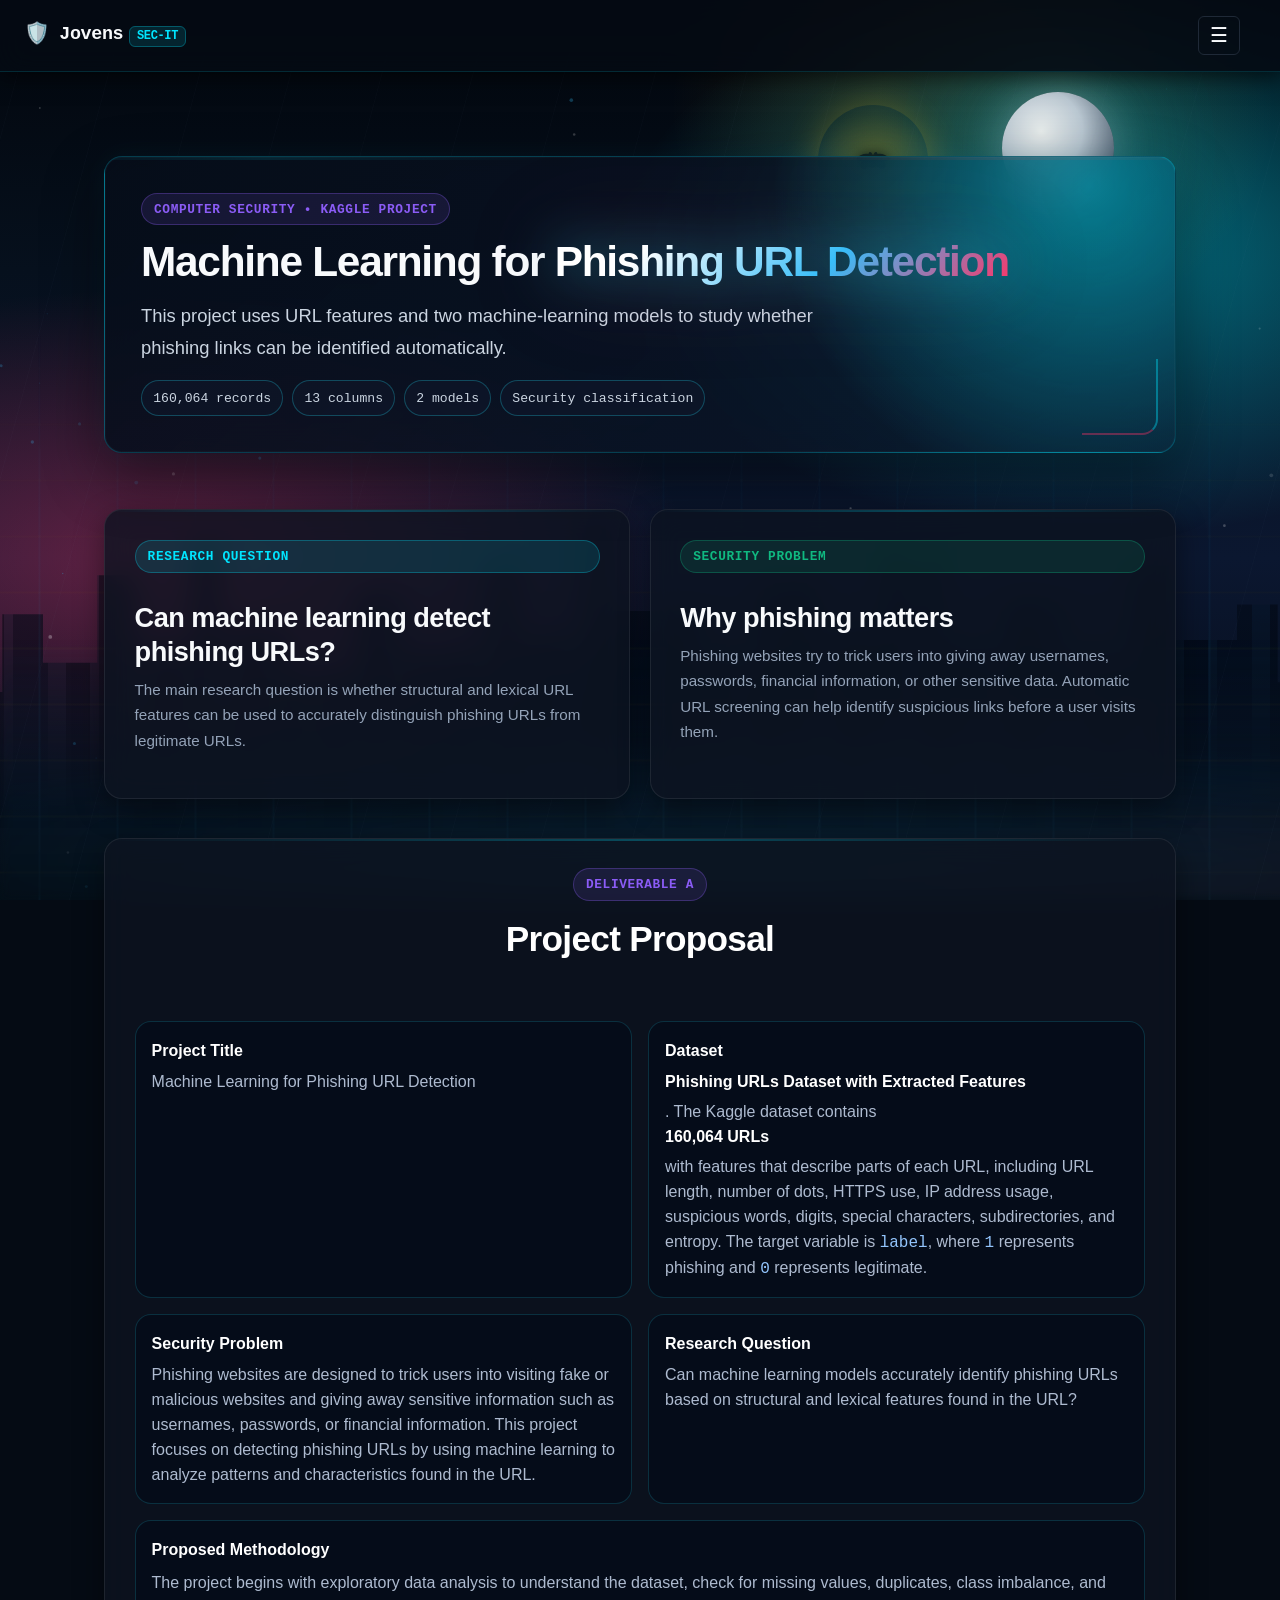
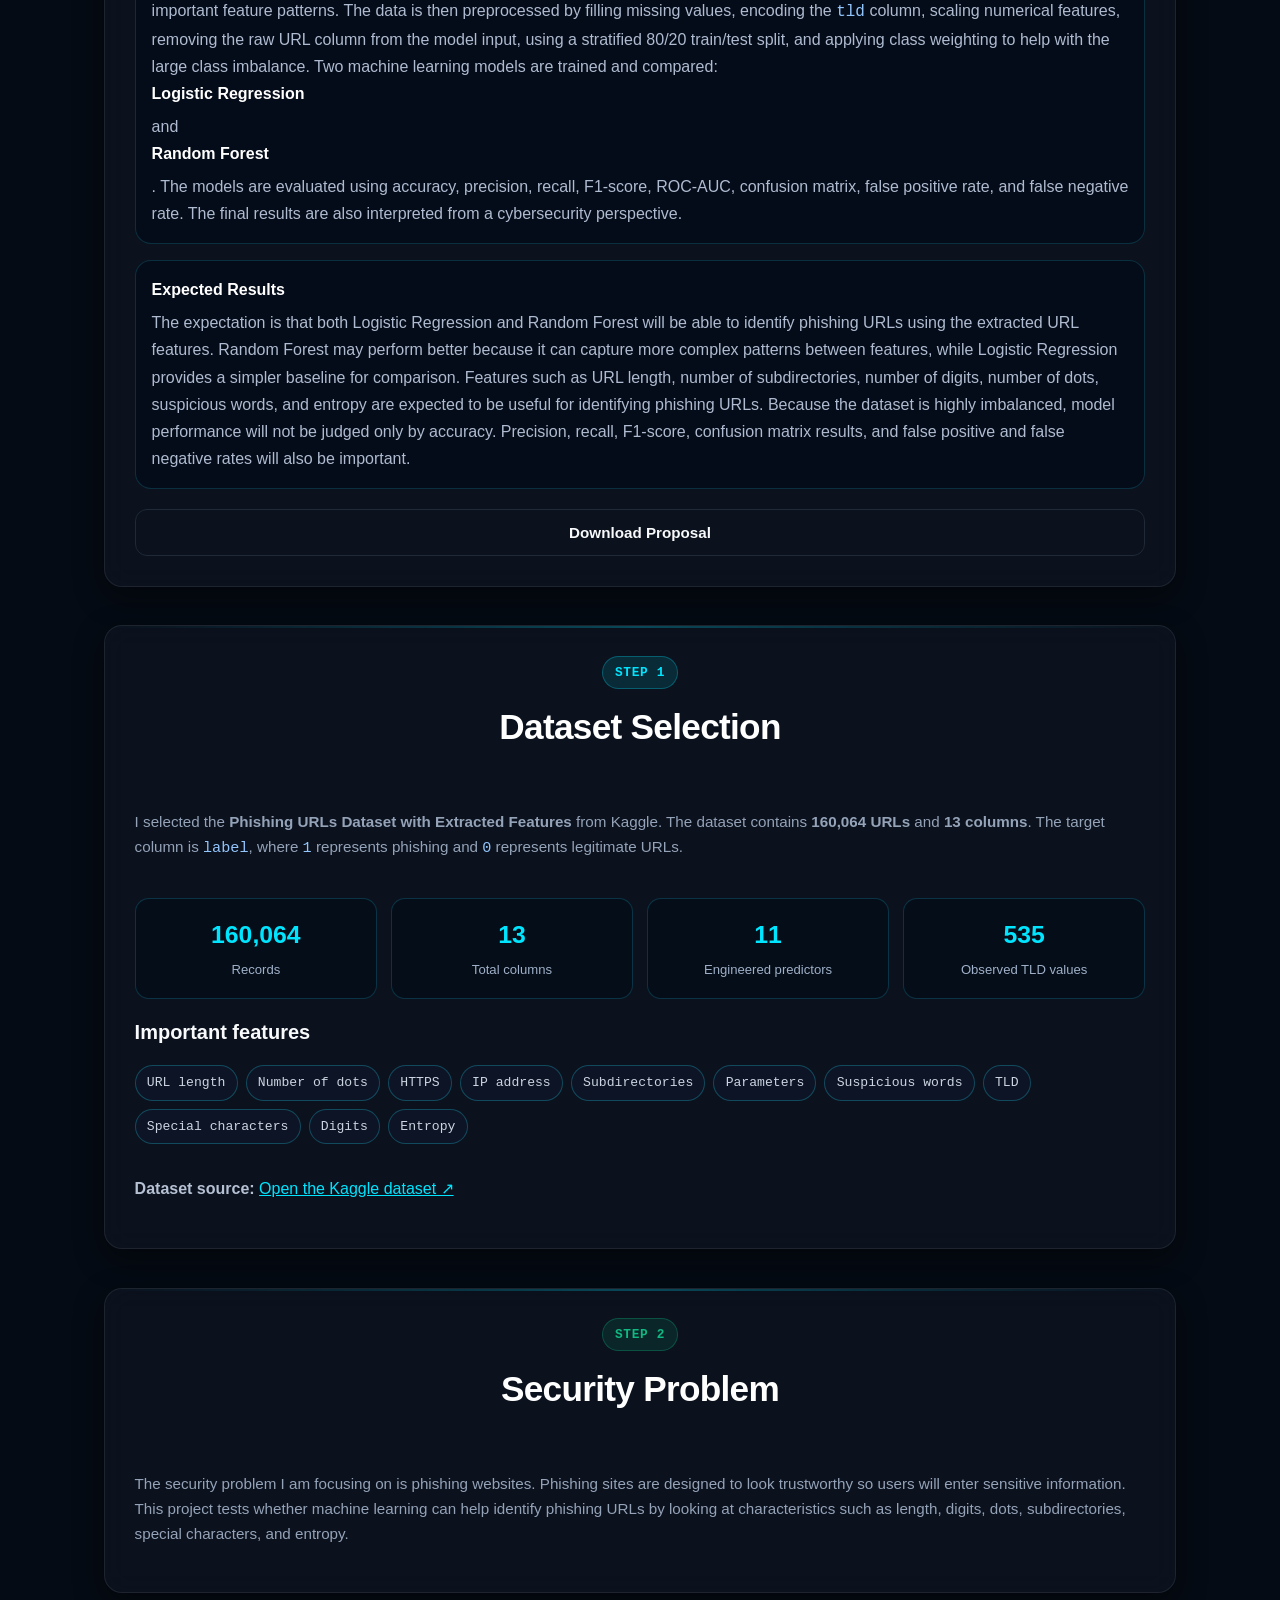
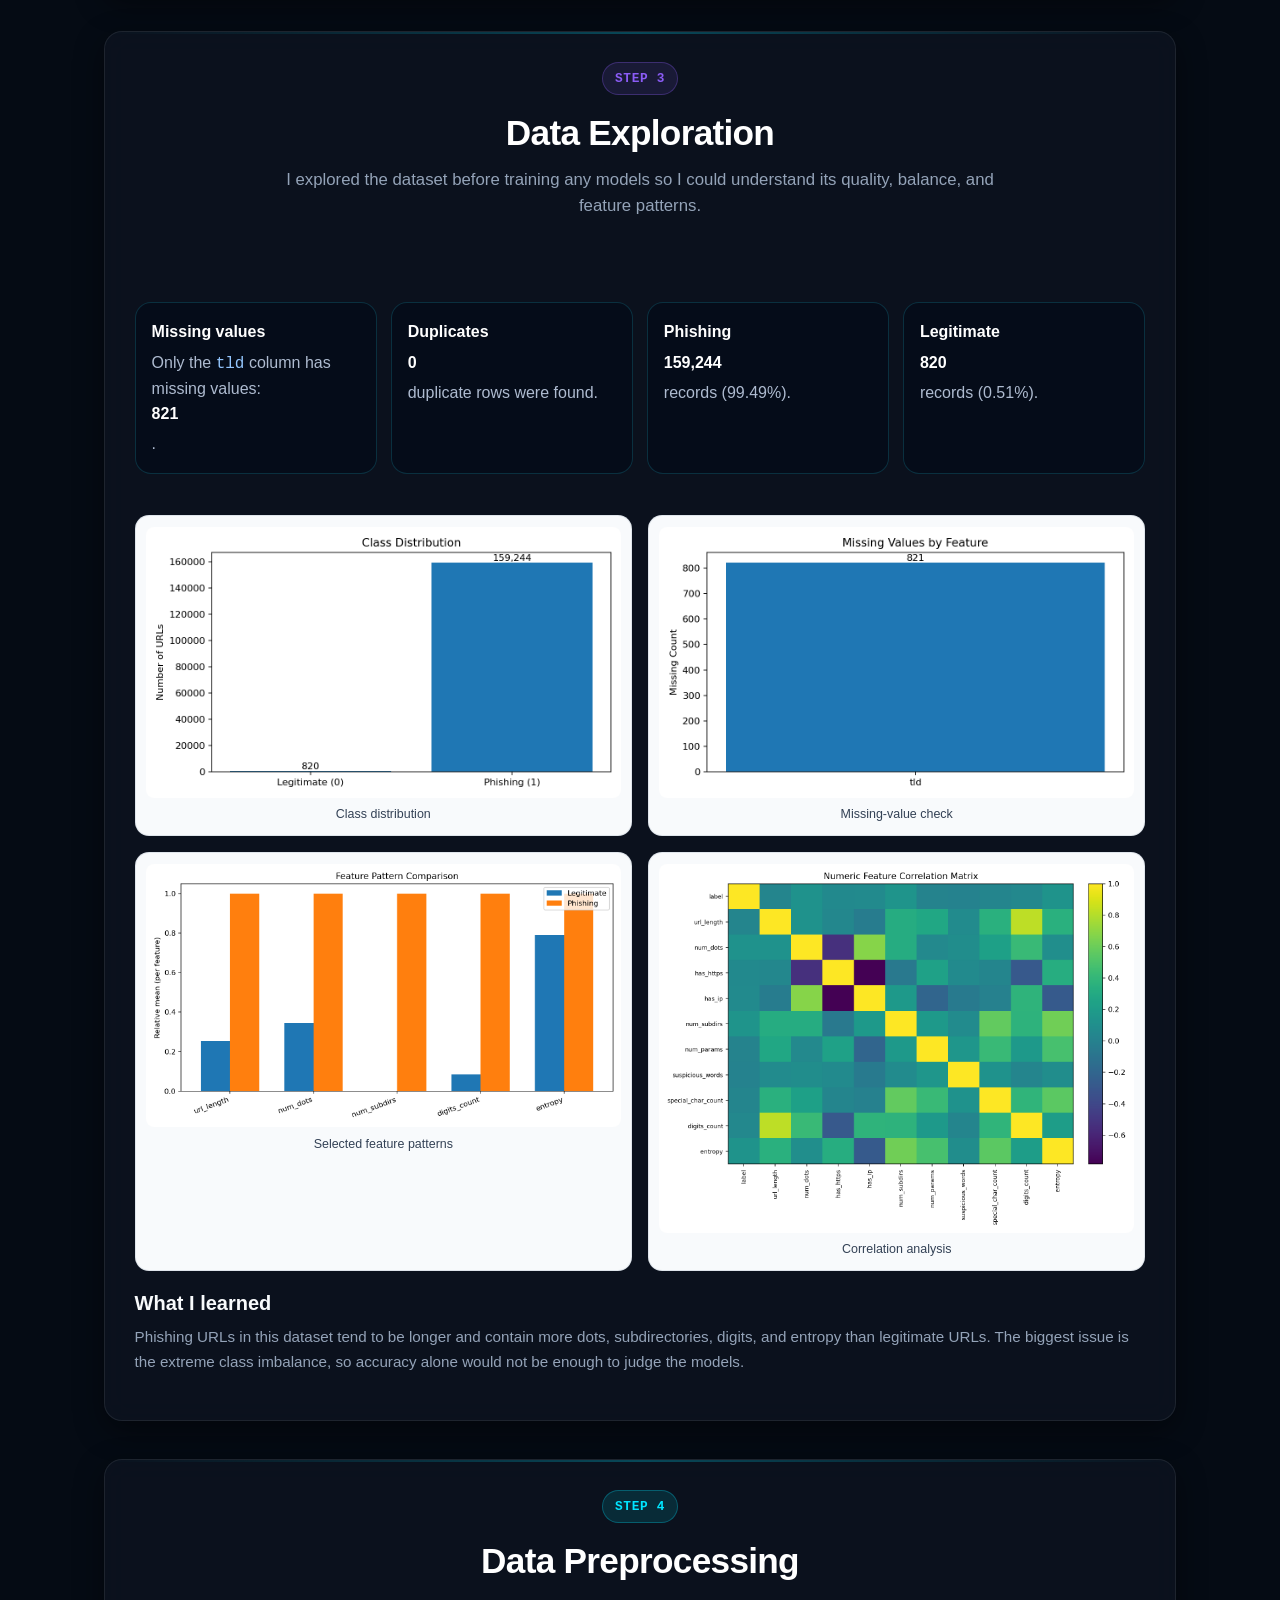
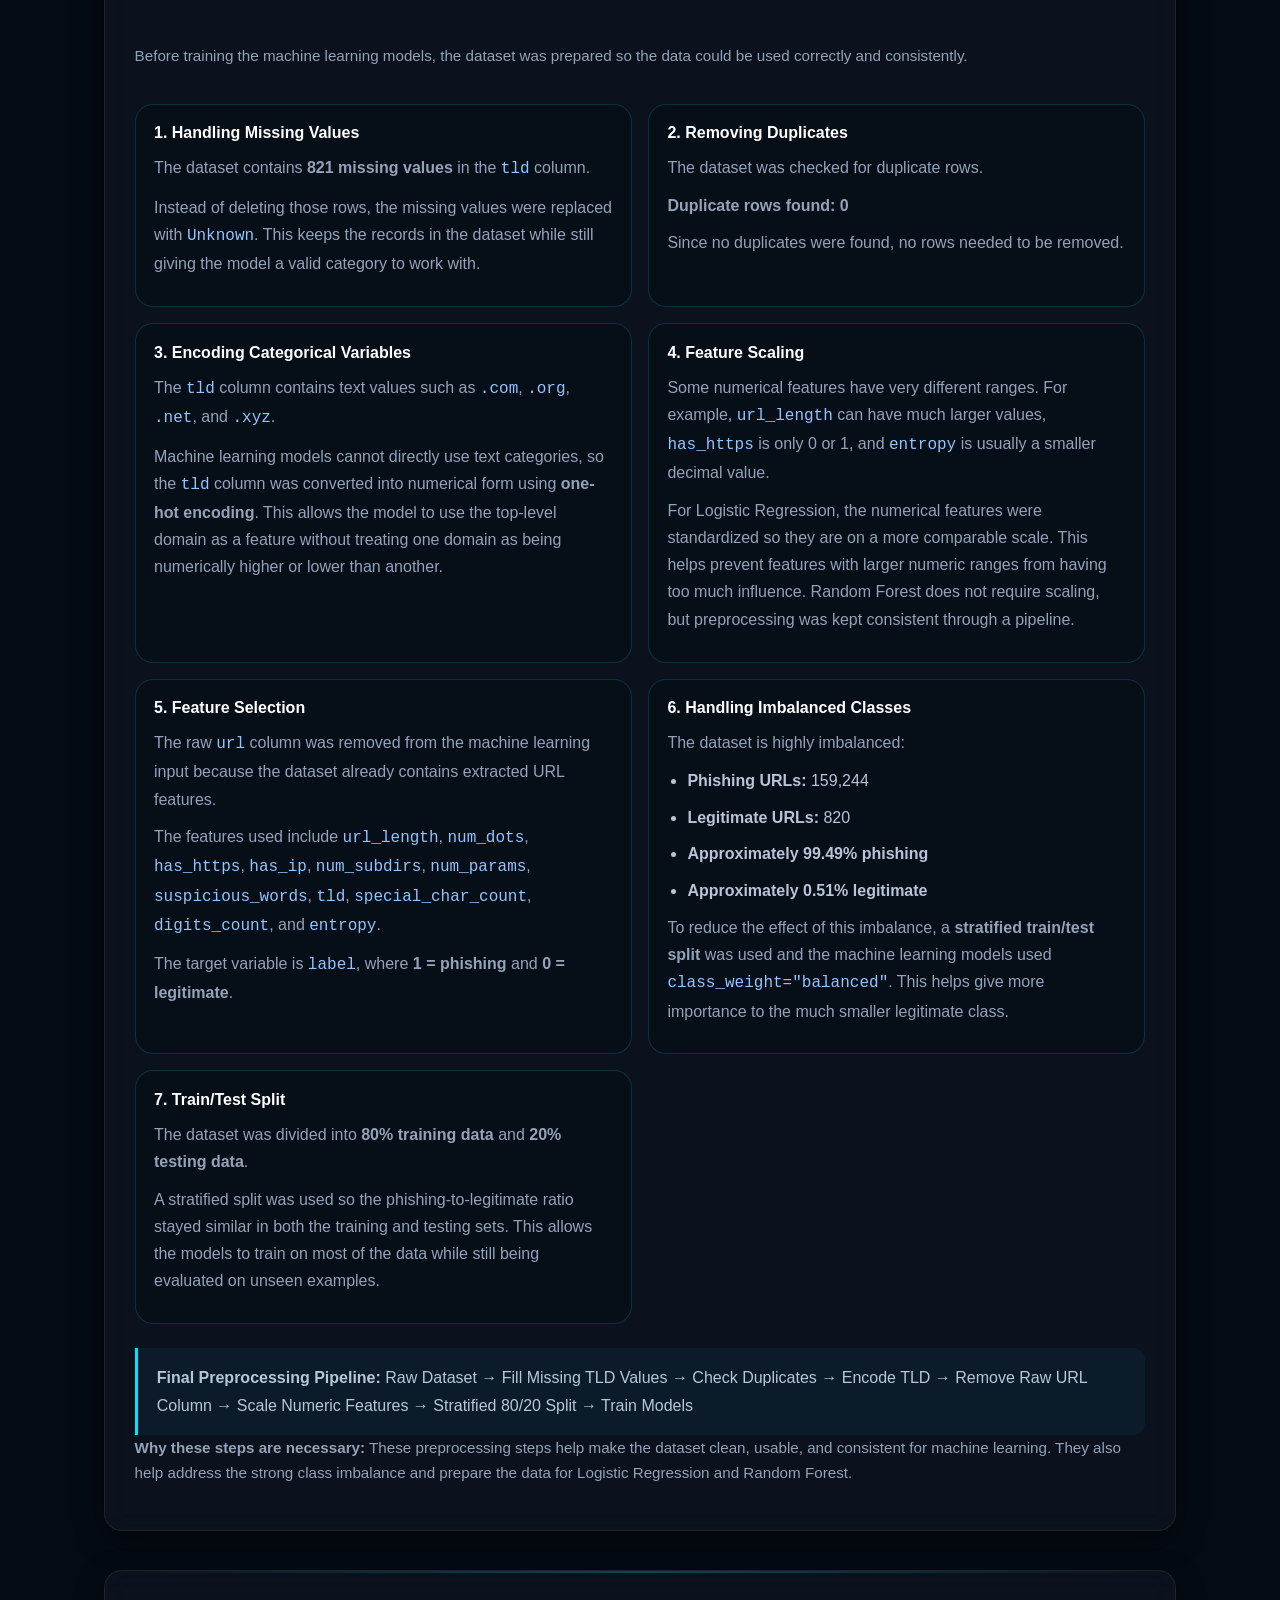
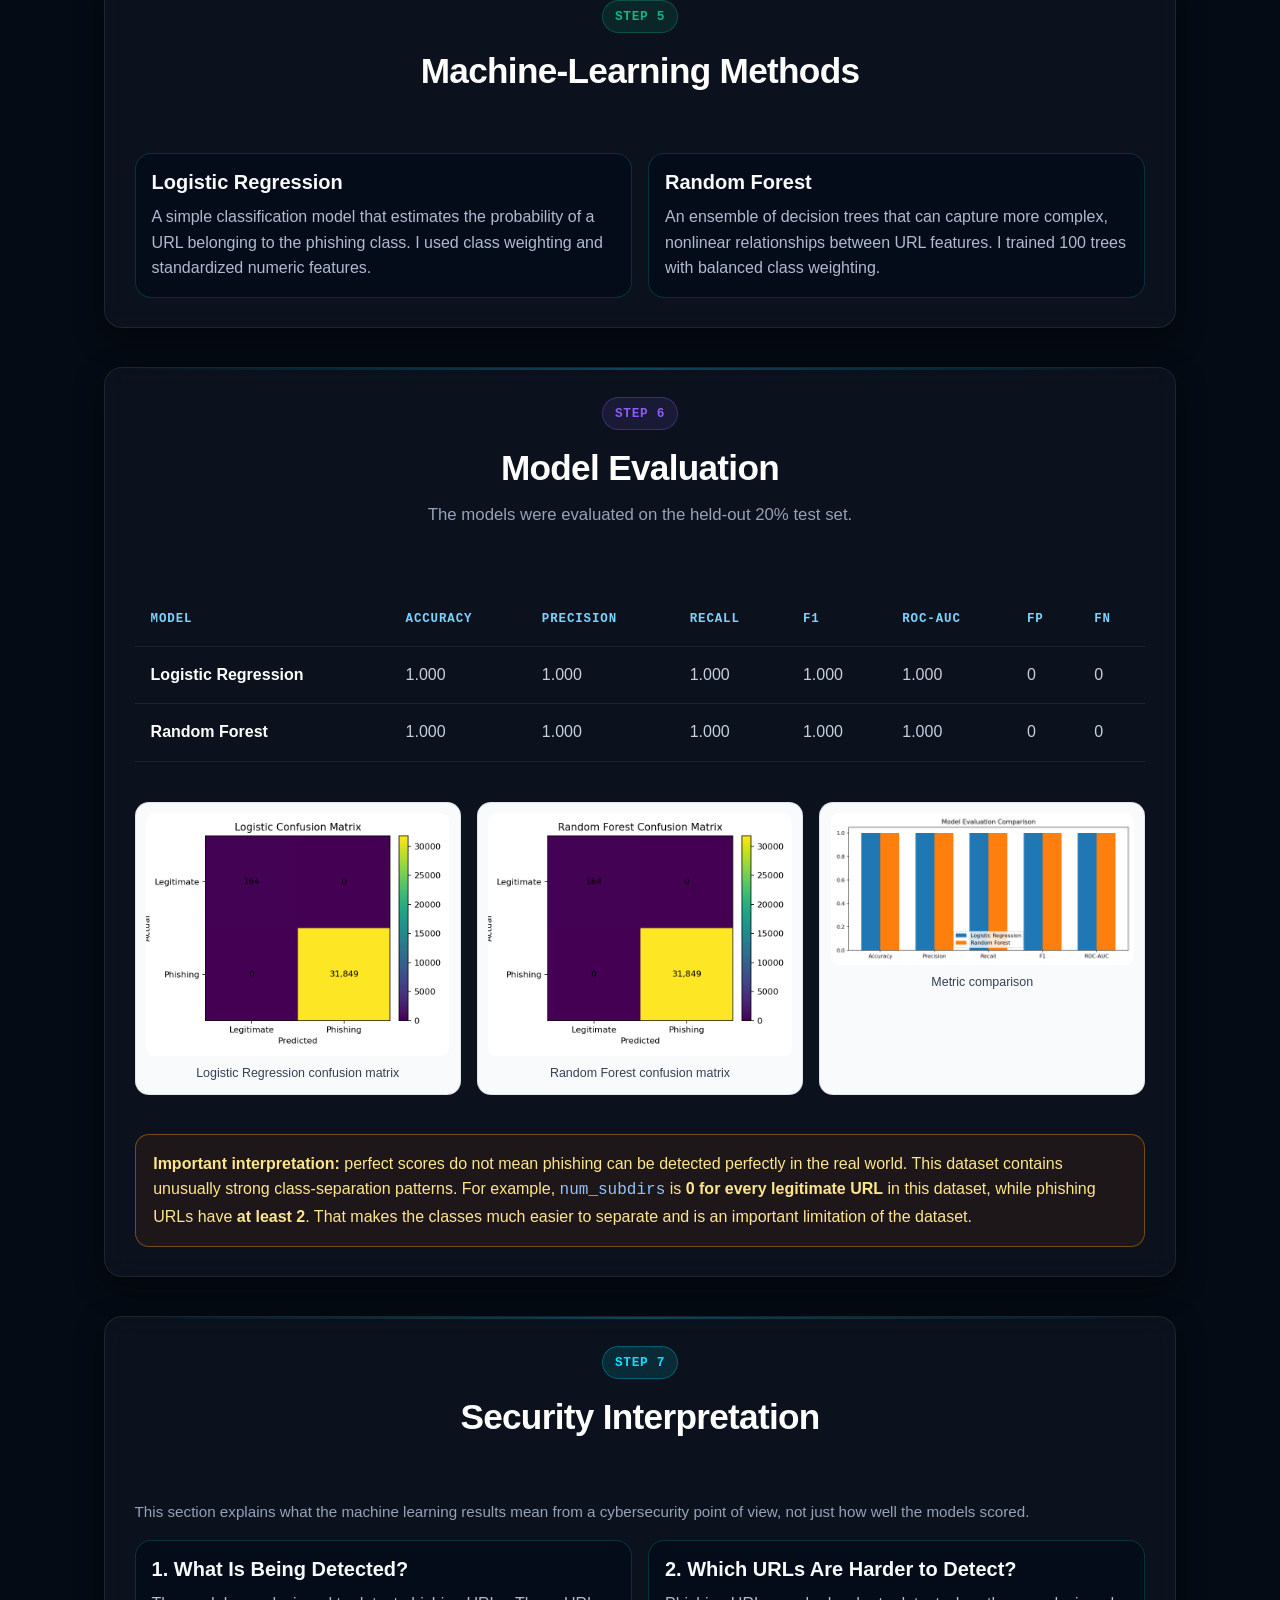
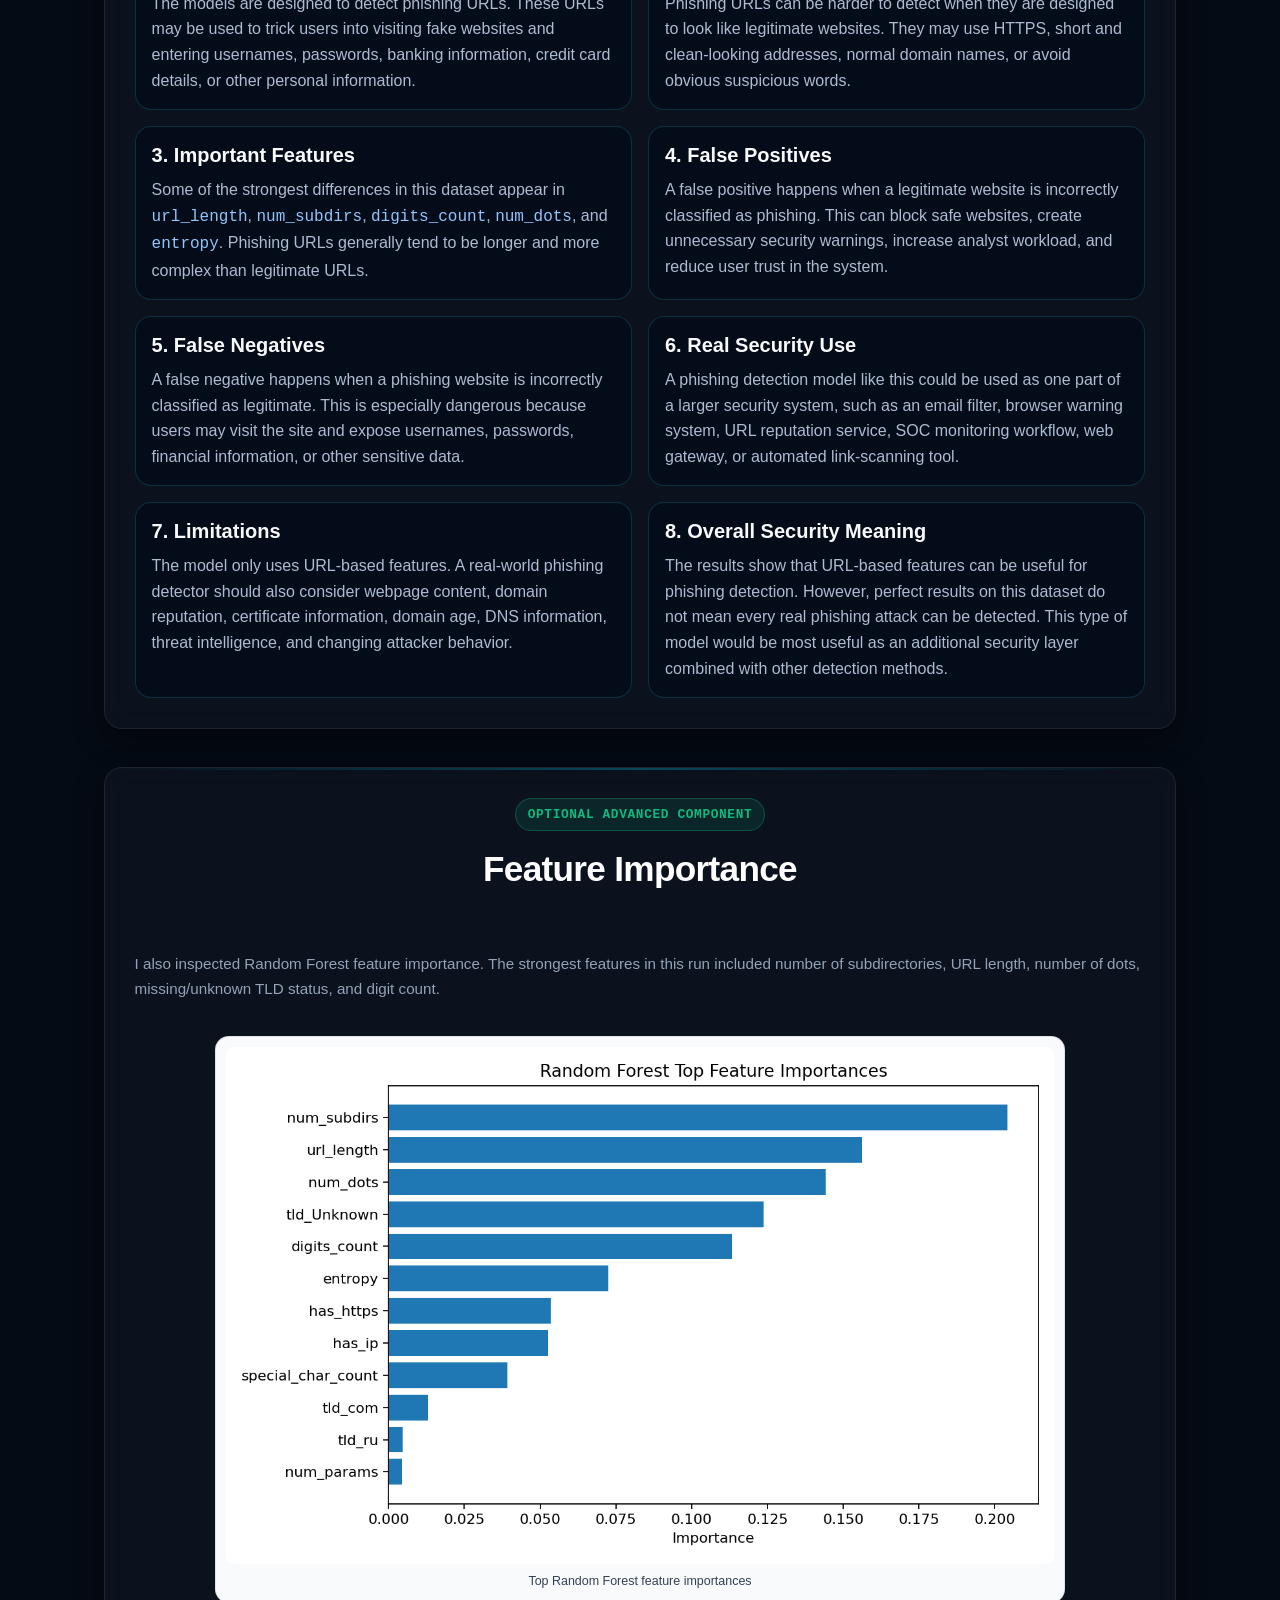
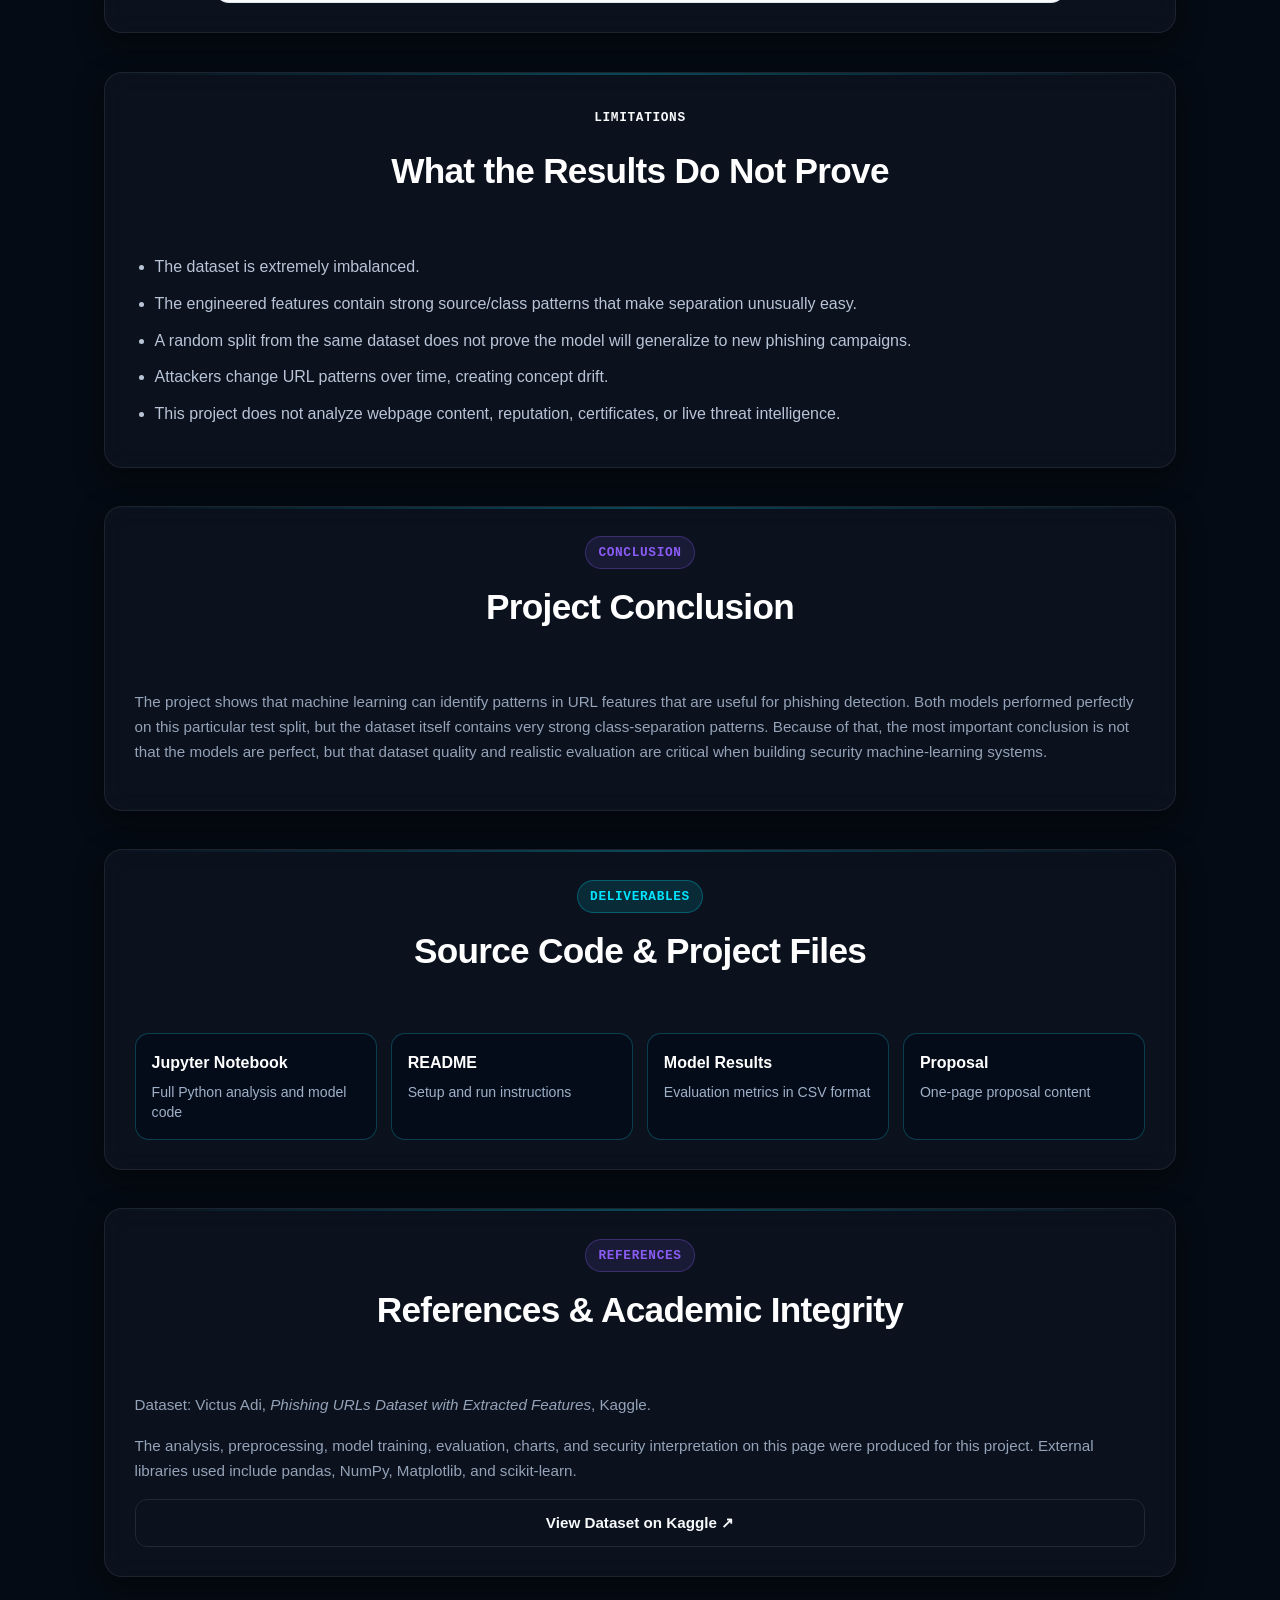
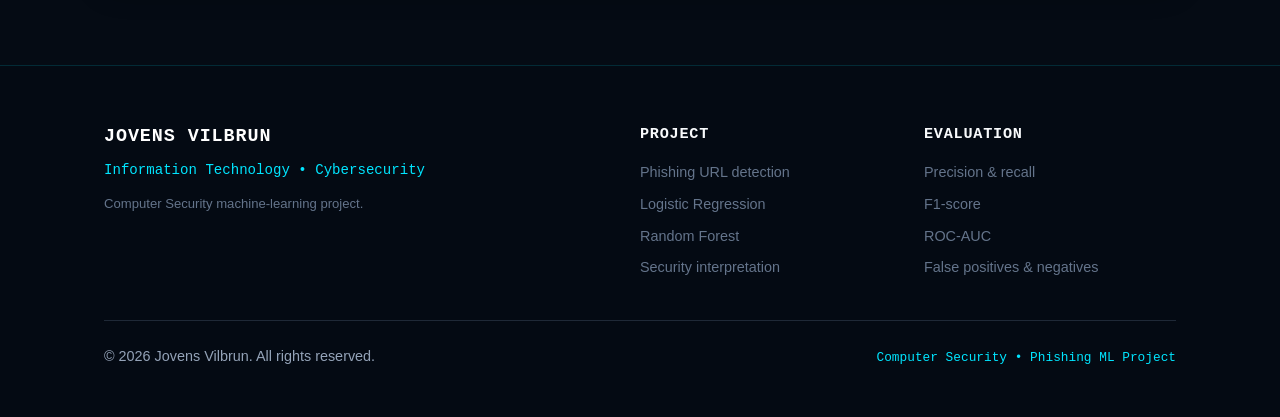
<file: phishing-ml-project.html>
<!DOCTYPE html>
<html lang="en">
<head>
  <meta charset="UTF-8">
  <meta name="viewport" content="width=device-width, initial-scale=1.0">
  <meta name="description" content="Computer Security Kaggle Project: machine learning for phishing URL detection using Logistic Regression and Random Forest.">
  <title>Phishing ML Project | Jovens Vilbrun</title>
  <link rel="stylesheet" href="css/styles.css">
  <link rel="stylesheet" href="css/themes.css">
</head>
<body>
  <header class="site-header">
    <div class="container nav-wrapper">
      <a href="index.html" class="site-logo"><span class="shield-icon">🛡️</span><span>Jovens<span class="tag">SEC-IT</span></span></a>
      <button class="nav-toggle" aria-label="Toggle navigation menu" aria-expanded="false">☰</button>
      <nav><ul class="nav-links">
        <li><a href="login.html" class="nav-login-link">Account</a></li>
        <li><a href="index.html">Home</a></li>
        <li><a href="about.html">About Me</a></li>
        <li><a href="technology.html">Technology</a></li>
        <li><a href="cybersecurity.html">Cybersecurity</a></li>
        <li><a href="digital-person.html">AI Digital Person</a></li>
        <li><a href="threat-model.html">Threat Model</a></li>
        <li><a href="secure-architecture.html">Secure Architecture</a></li>
        <li><a href="phishing-ml-project.html" class="active">Phishing ML</a></li>
        <li><a href="assignment6.html">Cross-Site Scripting (XSS) Security</a></li>
        <li><a href="sql-injection-lab.html">SQL Injection Lab</a></li>
      </ul></nav>
    </div>
  </header>

  <div class="gotham-fullpage-backdrop" aria-hidden="true">
    <canvas id="gotham-ambient-canvas"></canvas><div class="gotham-moon"></div><div class="gotham-batsignal"><div class="batsignal-cone"></div><div class="batsignal-target"><svg class="batsignal-bat-svg" viewBox="0 0 100 50"><path d="M50,16 C53,10 56,8 58,14 C63,12 72,14 80,22 C78,25 72,26 68,26 C75,32 72,42 63,40 C58,34 54,34 50,38 C46,34 42,34 37,40 C28,42 25,32 32,26 C28,26 22,25 20,22 C28,14 37,12 42,14 C44,8 47,10 50,16 Z"/></svg></div></div><div class="gotham-fog-fixed"></div>
  </div>

  <main class="ml-project-shell">
    <div class="container">
      <section class="page-hero-banner">
        <div class="hero-glass-card threat-hero">
          <span class="badge badge-purple" style="margin-bottom:.6rem;">COMPUTER SECURITY • KAGGLE PROJECT</span>
          <h1 style="font-size:2.65rem;margin-bottom:.75rem;">Machine Learning for <span class="gotham-glow-text">Phishing URL Detection</span></h1>
          <p class="lead" style="margin-bottom:.9rem;color:#cbd5e1;line-height:1.75;">This project uses URL features and two machine-learning models to study whether phishing links can be identified automatically.</p>
          <div class="ml-hero-meta">
            <span>160,064 records</span><span>13 columns</span><span>2 models</span><span>Security classification</span>
          </div>
        </div>
      </section>

      <section class="ml-project-summary reveal-on-scroll">
        <article class="card">
          <span class="badge badge-cyan">Research Question</span>
          <h2>Can machine learning detect phishing URLs?</h2>
          <p class="card-text">The main research question is whether structural and lexical URL features can be used to accurately distinguish phishing URLs from legitimate URLs.</p>
        </article>
        <article class="card">
          <span class="badge badge-emerald">Security Problem</span>
          <h2>Why phishing matters</h2>
          <p class="card-text">Phishing websites try to trick users into giving away usernames, passwords, financial information, or other sensitive data. Automatic URL screening can help identify suspicious links before a user visits them.</p>
        </article>
      </section>

      <section class="card reveal-on-scroll ml-section">
        <div class="section-headline"><span class="badge badge-purple">Deliverable A</span><h2>Project Proposal</h2></div>
        <div class="ml-proposal-grid">
          <div><strong>Project Title</strong><p>Machine Learning for Phishing URL Detection</p></div>
          <div><strong>Dataset</strong><p><strong>Phishing URLs Dataset with Extracted Features</strong>. The Kaggle dataset contains <strong>160,064 URLs</strong> with features that describe parts of each URL, including URL length, number of dots, HTTPS use, IP address usage, suspicious words, digits, special characters, subdirectories, and entropy. The target variable is <code>label</code>, where <code>1</code> represents phishing and <code>0</code> represents legitimate.</p></div>
          <div><strong>Security Problem</strong><p>Phishing websites are designed to trick users into visiting fake or malicious websites and giving away sensitive information such as usernames, passwords, or financial information. This project focuses on detecting phishing URLs by using machine learning to analyze patterns and characteristics found in the URL.</p></div>
          <div><strong>Research Question</strong><p>Can machine learning models accurately identify phishing URLs based on structural and lexical features found in the URL?</p></div>
          <div class="ml-proposal-wide"><strong>Proposed Methodology</strong><p>The project begins with exploratory data analysis to understand the dataset, check for missing values, duplicates, class imbalance, and important feature patterns. The data is then preprocessed by filling missing values, encoding the <code>tld</code> column, scaling numerical features, removing the raw URL column from the model input, using a stratified 80/20 train/test split, and applying class weighting to help with the large class imbalance. Two machine learning models are trained and compared: <strong>Logistic Regression</strong> and <strong>Random Forest</strong>. The models are evaluated using accuracy, precision, recall, F1-score, ROC-AUC, confusion matrix, false positive rate, and false negative rate. The final results are also interpreted from a cybersecurity perspective.</p></div>
          <div class="ml-proposal-wide"><strong>Expected Results</strong><p>The expectation is that both Logistic Regression and Random Forest will be able to identify phishing URLs using the extracted URL features. Random Forest may perform better because it can capture more complex patterns between features, while Logistic Regression provides a simpler baseline for comparison. Features such as URL length, number of subdirectories, number of digits, number of dots, suspicious words, and entropy are expected to be useful for identifying phishing URLs. Because the dataset is highly imbalanced, model performance will not be judged only by accuracy. Precision, recall, F1-score, confusion matrix results, and false positive and false negative rates will also be important.</p></div>
        </div>
        <a class="btn btn-outline" href="downloads/project_proposal.txt" download>Download Proposal</a>
      </section>

      <section class="card reveal-on-scroll ml-section">
        <div class="section-headline"><span class="badge badge-cyan">Step 1</span><h2>Dataset Selection</h2></div>
        <p class="card-text">I selected the <strong>Phishing URLs Dataset with Extracted Features</strong> from Kaggle. The dataset contains <strong>160,064 URLs</strong> and <strong>13 columns</strong>. The target column is <code>label</code>, where <code>1</code> represents phishing and <code>0</code> represents legitimate URLs.</p>
        <div class="ml-stats-grid">
          <div class="ml-stat"><strong>160,064</strong><span>Records</span></div>
          <div class="ml-stat"><strong>13</strong><span>Total columns</span></div>
          <div class="ml-stat"><strong>11</strong><span>Engineered predictors</span></div>
          <div class="ml-stat"><strong>535</strong><span>Observed TLD values</span></div>
        </div>
        <h3>Important features</h3>
        <div class="ml-chip-row">
          <span>URL length</span><span>Number of dots</span><span>HTTPS</span><span>IP address</span><span>Subdirectories</span><span>Parameters</span><span>Suspicious words</span><span>TLD</span><span>Special characters</span><span>Digits</span><span>Entropy</span>
        </div>
        <p class="ml-source-line"><strong>Dataset source:</strong> <a href="https://www.kaggle.com/datasets/victusadi/phishing-urls-dataset-with-extracted-features" target="_blank" rel="noopener noreferrer">Open the Kaggle dataset ↗</a></p>
      </section>

      <section class="card reveal-on-scroll ml-section">
        <div class="section-headline"><span class="badge badge-emerald">Step 2</span><h2>Security Problem</h2></div>
        <p class="card-text">The security problem I am focusing on is phishing websites. Phishing sites are designed to look trustworthy so users will enter sensitive information. This project tests whether machine learning can help identify phishing URLs by looking at characteristics such as length, digits, dots, subdirectories, special characters, and entropy.</p>
      </section>

      <section class="card reveal-on-scroll ml-section">
        <div class="section-headline"><span class="badge badge-purple">Step 3</span><h2>Data Exploration</h2><p>I explored the dataset before training any models so I could understand its quality, balance, and feature patterns.</p></div>
        <div class="ml-findings-grid">
          <div><strong>Missing values</strong><p>Only the <code>tld</code> column has missing values: <strong>821</strong>.</p></div>
          <div><strong>Duplicates</strong><p><strong>0</strong> duplicate rows were found.</p></div>
          <div><strong>Phishing</strong><p><strong>159,244</strong> records (99.49%).</p></div>
          <div><strong>Legitimate</strong><p><strong>820</strong> records (0.51%).</p></div>
        </div>
        <div class="ml-chart-grid">
          <figure><img src="images/ml-project/class_distribution.png" alt="Bar chart showing phishing and legitimate class distribution"><figcaption>Class distribution</figcaption></figure>
          <figure><img src="images/ml-project/missing_values.png" alt="Bar chart showing missing TLD values"><figcaption>Missing-value check</figcaption></figure>
          <figure><img src="images/ml-project/feature_comparison.png" alt="Relative feature comparison between legitimate and phishing URLs"><figcaption>Selected feature patterns</figcaption></figure>
          <figure><img src="images/ml-project/correlation_matrix.png" alt="Correlation matrix for numeric URL features"><figcaption>Correlation analysis</figcaption></figure>
        </div>
        <h3>What I learned</h3>
        <p class="card-text">Phishing URLs in this dataset tend to be longer and contain more dots, subdirectories, digits, and entropy than legitimate URLs. The biggest issue is the extreme class imbalance, so accuracy alone would not be enough to judge the models.</p>
      </section>

      <section class="card reveal-on-scroll ml-section">
        <div class="section-headline"><span class="badge badge-cyan">Step 4</span><h2>Data Preprocessing</h2></div>
        <p class="card-text">Before training the machine learning models, the dataset was prepared so the data could be used correctly and consistently.</p>

        <div class="ml-preprocess-grid">
          <article>
            <h3>1. Handling Missing Values</h3>
            <p>The dataset contains <strong>821 missing values</strong> in the <code>tld</code> column.</p>
            <p>Instead of deleting those rows, the missing values were replaced with <code>Unknown</code>. This keeps the records in the dataset while still giving the model a valid category to work with.</p>
          </article>

          <article>
            <h3>2. Removing Duplicates</h3>
            <p>The dataset was checked for duplicate rows.</p>
            <p><strong>Duplicate rows found: 0</strong></p>
            <p>Since no duplicates were found, no rows needed to be removed.</p>
          </article>

          <article>
            <h3>3. Encoding Categorical Variables</h3>
            <p>The <code>tld</code> column contains text values such as <code>.com</code>, <code>.org</code>, <code>.net</code>, and <code>.xyz</code>.</p>
            <p>Machine learning models cannot directly use text categories, so the <code>tld</code> column was converted into numerical form using <strong>one-hot encoding</strong>. This allows the model to use the top-level domain as a feature without treating one domain as being numerically higher or lower than another.</p>
          </article>

          <article>
            <h3>4. Feature Scaling</h3>
            <p>Some numerical features have very different ranges. For example, <code>url_length</code> can have much larger values, <code>has_https</code> is only 0 or 1, and <code>entropy</code> is usually a smaller decimal value.</p>
            <p>For Logistic Regression, the numerical features were standardized so they are on a more comparable scale. This helps prevent features with larger numeric ranges from having too much influence. Random Forest does not require scaling, but preprocessing was kept consistent through a pipeline.</p>
          </article>

          <article>
            <h3>5. Feature Selection</h3>
            <p>The raw <code>url</code> column was removed from the machine learning input because the dataset already contains extracted URL features.</p>
            <p>The features used include <code>url_length</code>, <code>num_dots</code>, <code>has_https</code>, <code>has_ip</code>, <code>num_subdirs</code>, <code>num_params</code>, <code>suspicious_words</code>, <code>tld</code>, <code>special_char_count</code>, <code>digits_count</code>, and <code>entropy</code>.</p>
            <p>The target variable is <code>label</code>, where <strong>1 = phishing</strong> and <strong>0 = legitimate</strong>.</p>
          </article>

          <article>
            <h3>6. Handling Imbalanced Classes</h3>
            <p>The dataset is highly imbalanced:</p>
            <ul class="ml-clean-list">
              <li><strong>Phishing URLs:</strong> 159,244</li>
              <li><strong>Legitimate URLs:</strong> 820</li>
              <li><strong>Approximately 99.49% phishing</strong></li>
              <li><strong>Approximately 0.51% legitimate</strong></li>
            </ul>
            <p>To reduce the effect of this imbalance, a <strong>stratified train/test split</strong> was used and the machine learning models used <code>class_weight="balanced"</code>. This helps give more importance to the much smaller legitimate class.</p>
          </article>

          <article>
            <h3>7. Train/Test Split</h3>
            <p>The dataset was divided into <strong>80% training data</strong> and <strong>20% testing data</strong>.</p>
            <p>A stratified split was used so the phishing-to-legitimate ratio stayed similar in both the training and testing sets. This allows the models to train on most of the data while still being evaluated on unseen examples.</p>
          </article>
        </div>

        <div class="sql-lab-note">
          <strong>Final Preprocessing Pipeline:</strong> Raw Dataset → Fill Missing TLD Values → Check Duplicates → Encode TLD → Remove Raw URL Column → Scale Numeric Features → Stratified 80/20 Split → Train Models
        </div>
        <p class="card-text"><strong>Why these steps are necessary:</strong> These preprocessing steps help make the dataset clean, usable, and consistent for machine learning. They also help address the strong class imbalance and prepare the data for Logistic Regression and Random Forest.</p>
      </section>

      <section class="card reveal-on-scroll ml-section">
        <div class="section-headline"><span class="badge badge-emerald">Step 5</span><h2>Machine-Learning Methods</h2></div>
        <div class="ml-model-grid">
          <article><h3>Logistic Regression</h3><p>A simple classification model that estimates the probability of a URL belonging to the phishing class. I used class weighting and standardized numeric features.</p></article>
          <article><h3>Random Forest</h3><p>An ensemble of decision trees that can capture more complex, nonlinear relationships between URL features. I trained 100 trees with balanced class weighting.</p></article>
        </div>
      </section>

      <section class="card reveal-on-scroll ml-section">
        <div class="section-headline"><span class="badge badge-purple">Step 6</span><h2>Model Evaluation</h2><p>The models were evaluated on the held-out 20% test set.</p></div>
        <div class="ml-results-table-wrap">
          <table class="sql-compare-table">
            <thead><tr><th>Model</th><th>Accuracy</th><th>Precision</th><th>Recall</th><th>F1</th><th>ROC-AUC</th><th>FP</th><th>FN</th></tr></thead>
            <tbody>
              <tr><td>Logistic Regression</td><td>1.000</td><td>1.000</td><td>1.000</td><td>1.000</td><td>1.000</td><td>0</td><td>0</td></tr>
              <tr><td>Random Forest</td><td>1.000</td><td>1.000</td><td>1.000</td><td>1.000</td><td>1.000</td><td>0</td><td>0</td></tr>
            </tbody>
          </table>
        </div>
        <div class="ml-chart-grid ml-chart-grid-3">
          <figure><img src="images/ml-project/logistic_confusion_matrix.png" alt="Logistic Regression confusion matrix"><figcaption>Logistic Regression confusion matrix</figcaption></figure>
          <figure><img src="images/ml-project/random_forest_confusion_matrix.png" alt="Random Forest confusion matrix"><figcaption>Random Forest confusion matrix</figcaption></figure>
          <figure><img src="images/ml-project/model_comparison.png" alt="Model metric comparison"><figcaption>Metric comparison</figcaption></figure>
        </div>
        <div class="ml-warning">
          <strong>Important interpretation:</strong> perfect scores do not mean phishing can be detected perfectly in the real world. This dataset contains unusually strong class-separation patterns. For example, <code>num_subdirs</code> is <strong>0 for every legitimate URL</strong> in this dataset, while phishing URLs have <strong>at least 2</strong>. That makes the classes much easier to separate and is an important limitation of the dataset.
        </div>
      </section>

      <section class="card reveal-on-scroll ml-section">
        <div class="section-headline"><span class="badge badge-cyan">Step 7</span><h2>Security Interpretation</h2></div>
        <p class="card-text">This section explains what the machine learning results mean from a cybersecurity point of view, not just how well the models scored.</p>
        <div class="ml-security-grid">
          <article>
            <h3>1. What Is Being Detected?</h3>
            <p>The models are designed to detect phishing URLs. These URLs may be used to trick users into visiting fake websites and entering usernames, passwords, banking information, credit card details, or other personal information.</p>
          </article>
          <article>
            <h3>2. Which URLs Are Harder to Detect?</h3>
            <p>Phishing URLs can be harder to detect when they are designed to look like legitimate websites. They may use HTTPS, short and clean-looking addresses, normal domain names, or avoid obvious suspicious words.</p>
          </article>
          <article>
            <h3>3. Important Features</h3>
            <p>Some of the strongest differences in this dataset appear in <code>url_length</code>, <code>num_subdirs</code>, <code>digits_count</code>, <code>num_dots</code>, and <code>entropy</code>. Phishing URLs generally tend to be longer and more complex than legitimate URLs.</p>
          </article>
          <article>
            <h3>4. False Positives</h3>
            <p>A false positive happens when a legitimate website is incorrectly classified as phishing. This can block safe websites, create unnecessary security warnings, increase analyst workload, and reduce user trust in the system.</p>
          </article>
          <article>
            <h3>5. False Negatives</h3>
            <p>A false negative happens when a phishing website is incorrectly classified as legitimate. This is especially dangerous because users may visit the site and expose usernames, passwords, financial information, or other sensitive data.</p>
          </article>
          <article>
            <h3>6. Real Security Use</h3>
            <p>A phishing detection model like this could be used as one part of a larger security system, such as an email filter, browser warning system, URL reputation service, SOC monitoring workflow, web gateway, or automated link-scanning tool.</p>
          </article>
          <article>
            <h3>7. Limitations</h3>
            <p>The model only uses URL-based features. A real-world phishing detector should also consider webpage content, domain reputation, certificate information, domain age, DNS information, threat intelligence, and changing attacker behavior.</p>
          </article>
          <article>
            <h3>8. Overall Security Meaning</h3>
            <p>The results show that URL-based features can be useful for phishing detection. However, perfect results on this dataset do not mean every real phishing attack can be detected. This type of model would be most useful as an additional security layer combined with other detection methods.</p>
          </article>
        </div>
      </section>

      <section class="card reveal-on-scroll ml-section">
        <div class="section-headline"><span class="badge badge-emerald">Optional Advanced Component</span><h2>Feature Importance</h2></div>
        <p class="card-text">I also inspected Random Forest feature importance. The strongest features in this run included number of subdirectories, URL length, number of dots, missing/unknown TLD status, and digit count.</p>
        <figure class="ml-wide-chart"><img src="images/ml-project/feature_importance.png" alt="Random Forest feature importance chart"><figcaption>Top Random Forest feature importances</figcaption></figure>
      </section>

      <section class="card reveal-on-scroll ml-section">
        <div class="section-headline"><span class="badge badge-red">Limitations</span><h2>What the Results Do Not Prove</h2></div>
        <ul class="ml-clean-list">
          <li>The dataset is extremely imbalanced.</li>
          <li>The engineered features contain strong source/class patterns that make separation unusually easy.</li>
          <li>A random split from the same dataset does not prove the model will generalize to new phishing campaigns.</li>
          <li>Attackers change URL patterns over time, creating concept drift.</li>
          <li>This project does not analyze webpage content, reputation, certificates, or live threat intelligence.</li>
        </ul>
      </section>

      <section class="card reveal-on-scroll ml-section">
        <div class="section-headline"><span class="badge badge-purple">Conclusion</span><h2>Project Conclusion</h2></div>
        <p class="card-text">The project shows that machine learning can identify patterns in URL features that are useful for phishing detection. Both models performed perfectly on this particular test split, but the dataset itself contains very strong class-separation patterns. Because of that, the most important conclusion is not that the models are perfect, but that dataset quality and realistic evaluation are critical when building security machine-learning systems.</p>
      </section>

      <section class="card reveal-on-scroll ml-section">
        <div class="section-headline"><span class="badge badge-cyan">Deliverables</span><h2>Source Code & Project Files</h2></div>
        <div class="ml-download-grid">
          <a class="ml-download-card" href="downloads/phishing_url_detection_notebook.ipynb" download><strong>Jupyter Notebook</strong><span>Full Python analysis and model code</span></a>
          <a class="ml-download-card" href="downloads/README_phishing_project.md" download><strong>README</strong><span>Setup and run instructions</span></a>
          <a class="ml-download-card" href="downloads/model_results.csv" download><strong>Model Results</strong><span>Evaluation metrics in CSV format</span></a>
          <a class="ml-download-card" href="downloads/project_proposal.txt" download><strong>Proposal</strong><span>One-page proposal content</span></a>
        </div>
      </section>

      <section class="card reveal-on-scroll ml-section" style="margin-bottom:4.5rem;">
        <div class="section-headline"><span class="badge badge-purple">References</span><h2>References & Academic Integrity</h2></div>
        <p class="card-text">Dataset: Victus Adi, <em>Phishing URLs Dataset with Extracted Features</em>, Kaggle.</p>
        <p class="card-text">The analysis, preprocessing, model training, evaluation, charts, and security interpretation on this page were produced for this project. External libraries used include pandas, NumPy, Matplotlib, and scikit-learn.</p>
        <a class="btn btn-outline" href="https://www.kaggle.com/datasets/victusadi/phishing-urls-dataset-with-extracted-features" target="_blank" rel="noopener noreferrer">View Dataset on Kaggle ↗</a>
      </section>
    </div>
  </main>

  <footer class="site-footer gotham-footer"><div class="container"><div class="footer-grid">
    <div class="footer-col"><h5 style="color:#fff;font-size:1.15rem;margin-bottom:.4rem;">Jovens Vilbrun</h5><p style="color:var(--accent-cyan);font-family:var(--font-mono);font-size:.88rem;margin-bottom:.75rem;">Information Technology • Cybersecurity</p><p class="footer-disclaimer">Computer Security machine-learning project.</p></div>
    <div class="footer-col"><h5>Project</h5><ul><li>Phishing URL detection</li><li>Logistic Regression</li><li>Random Forest</li><li>Security interpretation</li></ul></div>
    <div class="footer-col"><h5>Evaluation</h5><ul><li>Precision & recall</li><li>F1-score</li><li>ROC-AUC</li><li>False positives & negatives</li></ul></div>
  </div><div class="footer-bottom"><p>&copy; <span id="current-year">2026</span> Jovens Vilbrun. All rights reserved.</p><p style="font-family:var(--font-mono);font-size:.8rem;color:var(--accent-cyan);">Computer Security • Phishing ML Project</p></div></div></footer>

  <script src="js/main.js"></script><script src="js/themes.js"></script><script src="js/knowledge.js"></script><script src="js/chatbot.js"></script>
</body>
</html>
</file>
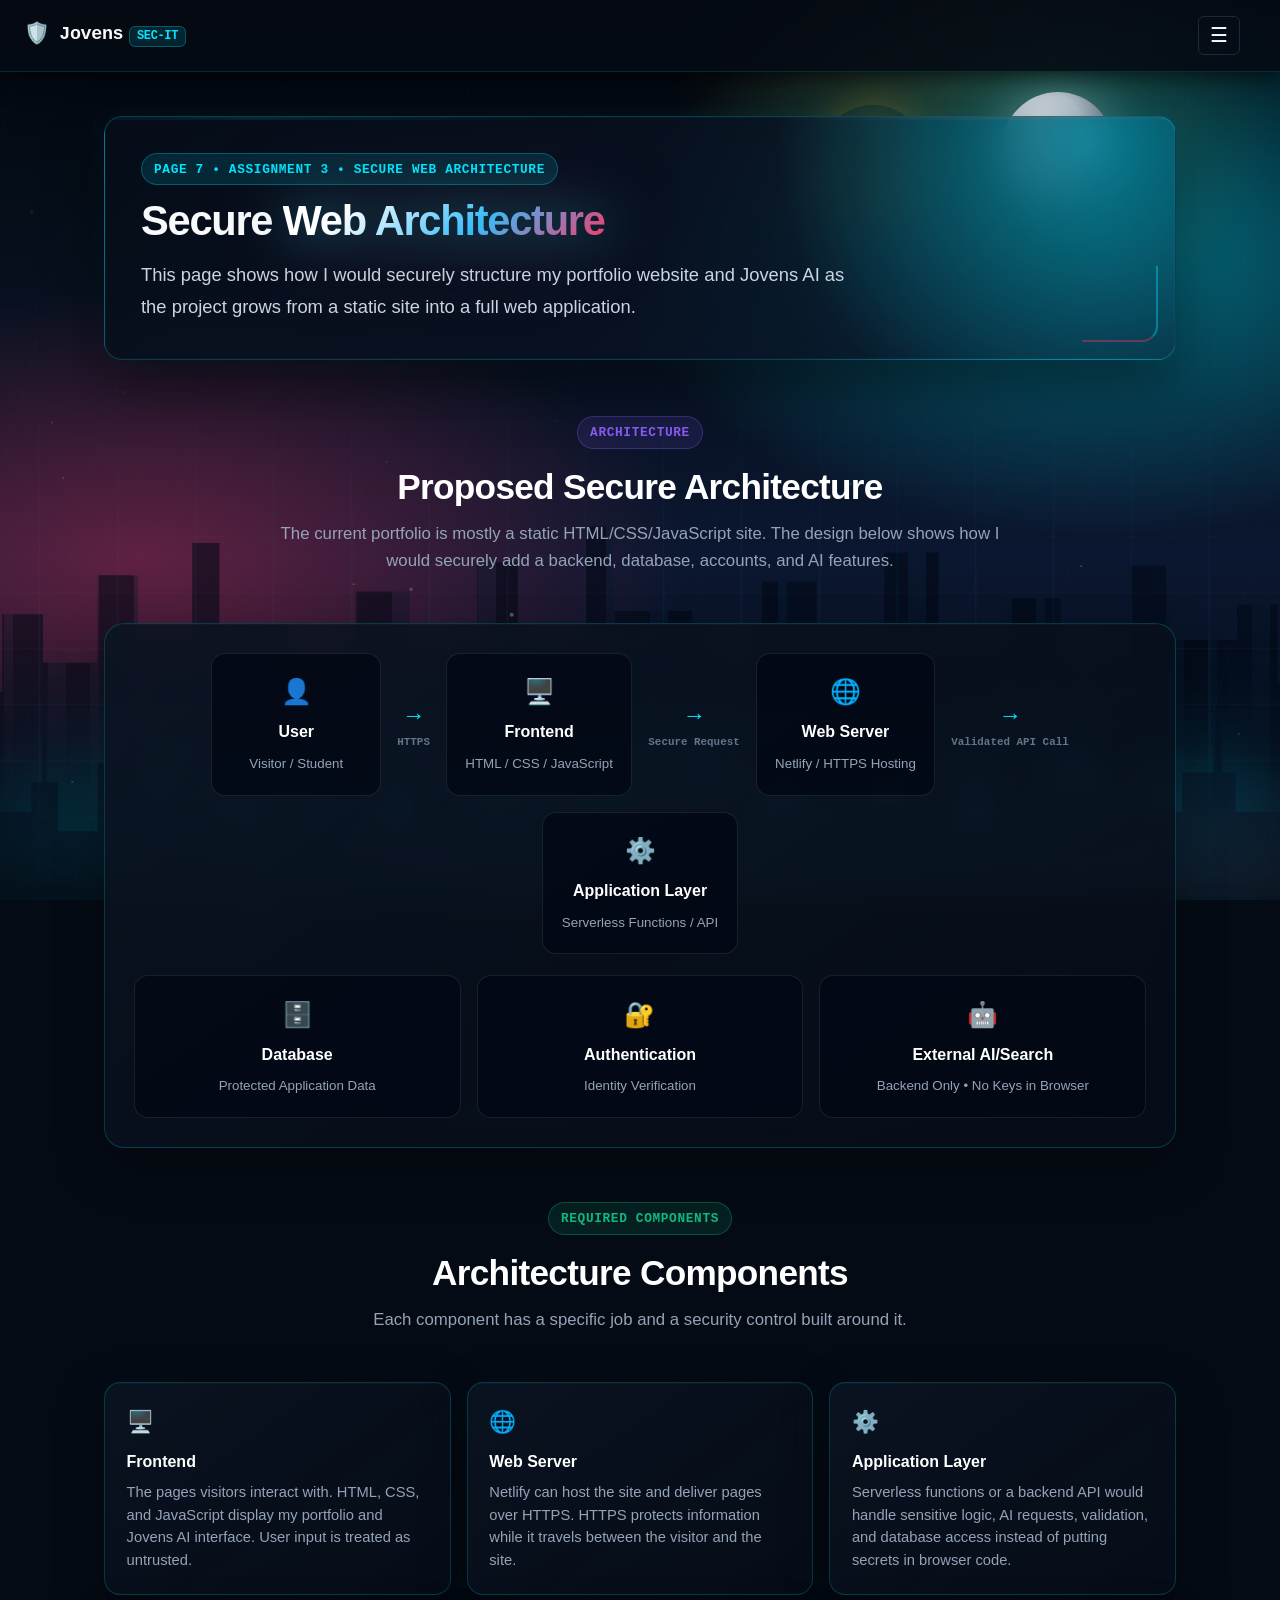
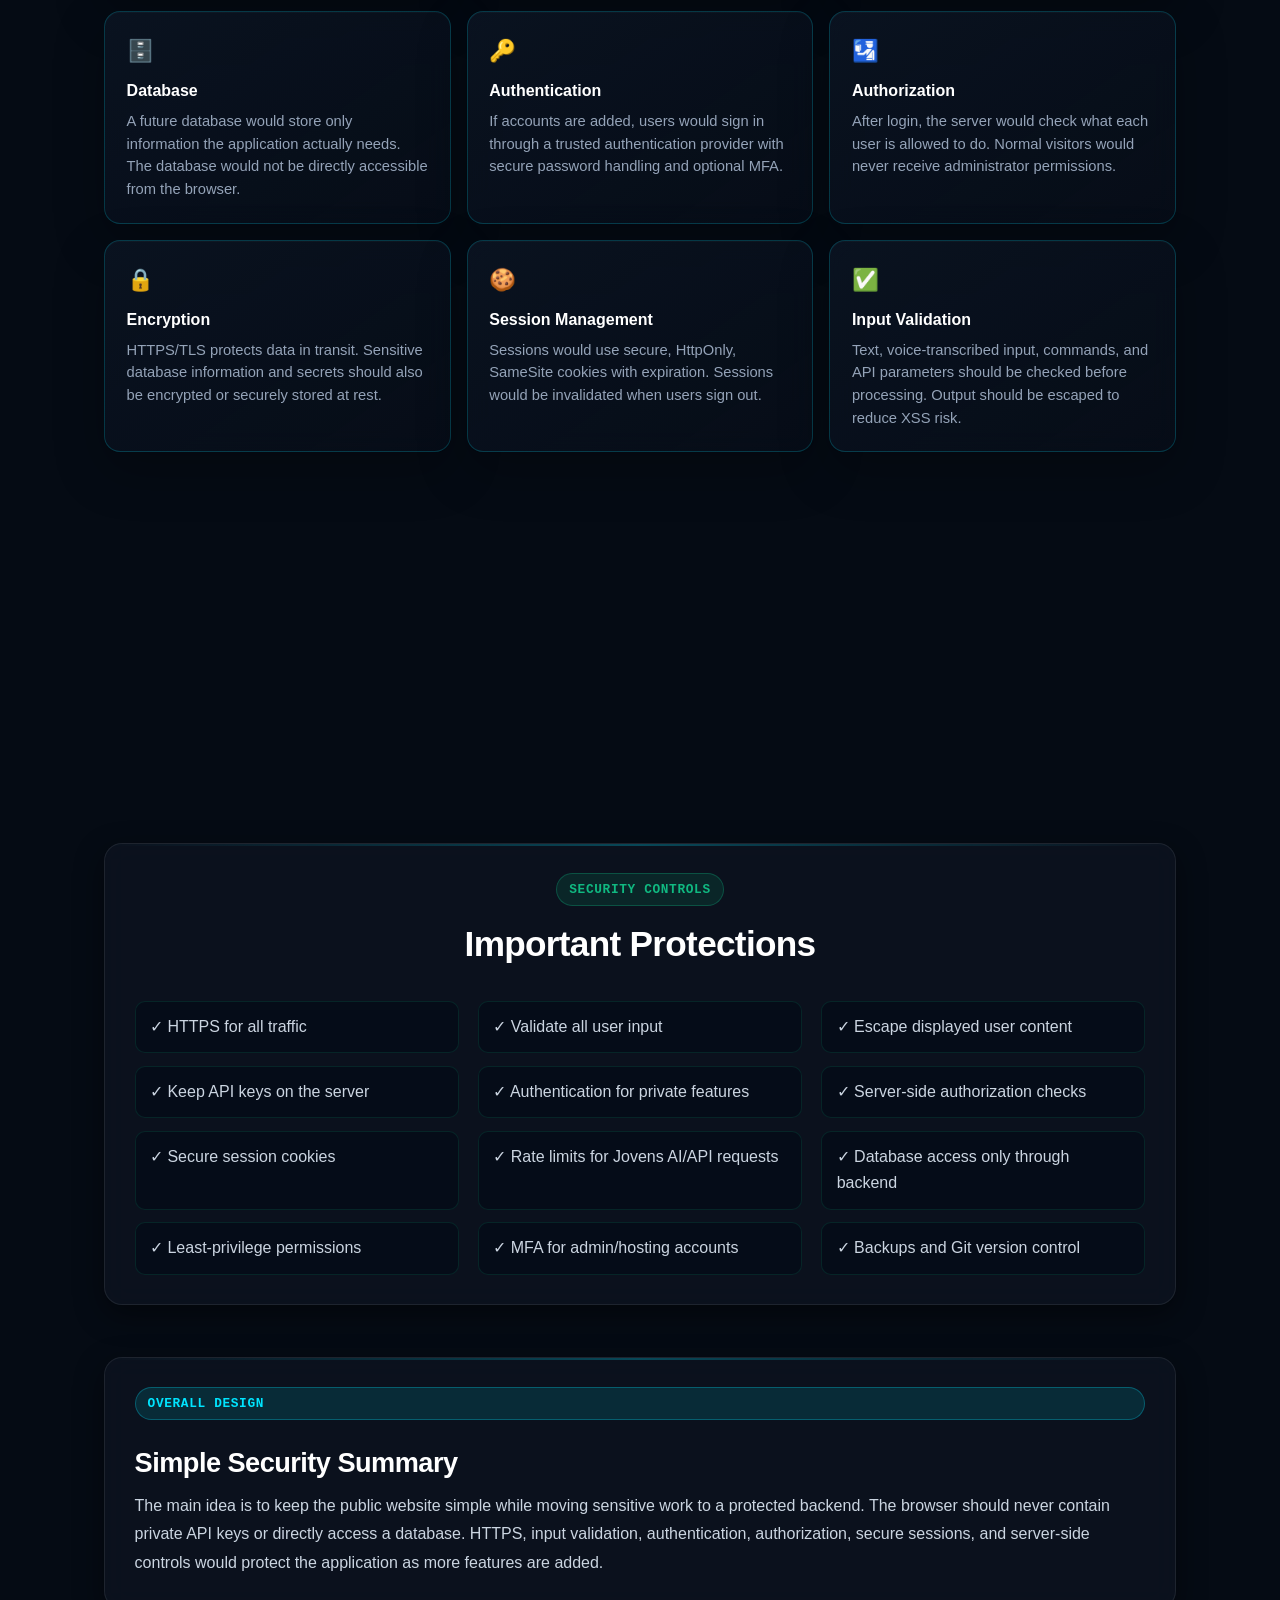
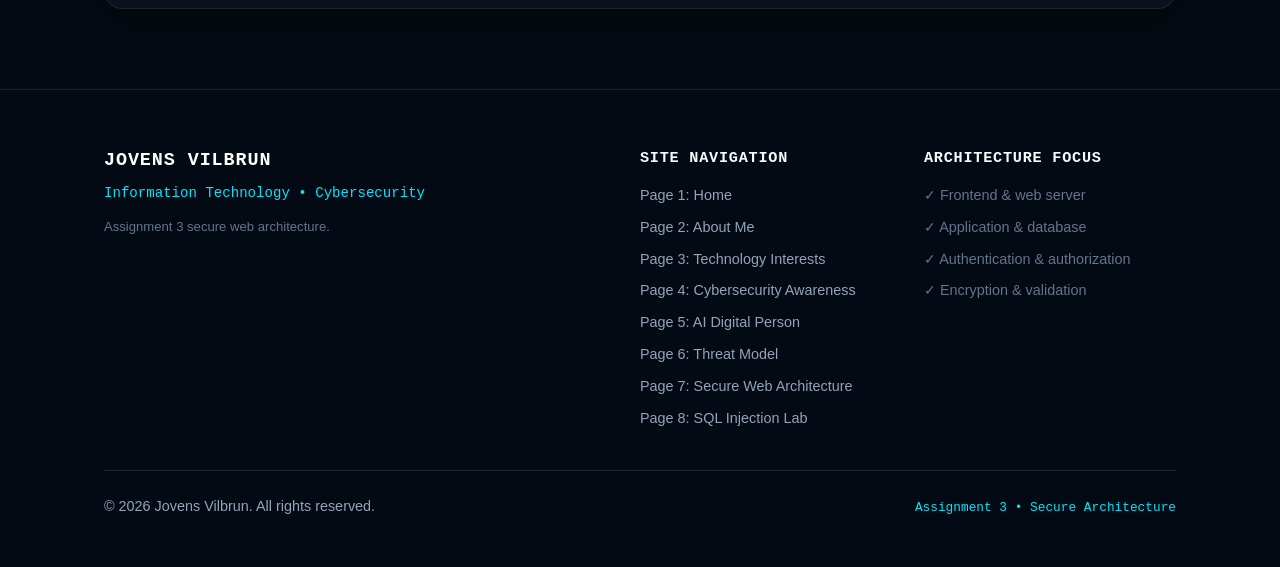
<file: secure-architecture.html>
<!DOCTYPE html>
<html lang="en">
<head>
  <meta charset="UTF-8">
  <meta name="viewport" content="width=device-width, initial-scale=1.0">
  <meta name="description" content="Secure web architecture design for Jovens Vilbrun's cybersecurity portfolio website.">
  <title>Secure Web Architecture | Jovens Vilbrun - IT & Cybersecurity Portfolio</title>
  <link rel="stylesheet" href="css/styles.css">
  <link rel="stylesheet" href="css/themes.css">
</head>
<body>
  <div class="gotham-fullpage-backdrop" aria-hidden="true">
    <canvas id="gotham-ambient-canvas"></canvas>
    <div class="gotham-moon"></div>
    <div class="gotham-batsignal">
      <div class="batsignal-cone"></div>
      <div class="batsignal-target">
        <svg class="batsignal-bat-svg" viewBox="0 0 100 50"><path d="M50,16 C53,10 56,8 58,14 C63,12 72,14 80,22 C78,25 72,26 68,26 C75,32 72,42 63,40 C58,34 54,34 50,38 C46,34 42,34 37,40 C28,42 25,32 32,26 C28,26 22,25 20,22 C28,14 37,12 42,14 C44,8 47,10 50,16 Z"/></svg>
      </div>
    </div>
    <div class="gotham-fog-fixed"></div>
    <div class="gotham-skyline-fixed">
      <svg class="gotham-skyline-svg" viewBox="0 0 1440 130" preserveAspectRatio="none"><path d="M0,130 L0,85 L35,85 L35,70 L48,70 L48,45 L52,45 L52,70 L65,70 L65,95 L110,95 L110,60 L140,60 L140,40 L145,20 L150,40 L160,40 L160,80 L200,80 L200,55 L245,55 L245,90 L290,90 L290,65 L310,65 L315,10 L320,65 L335,65 L335,75 L380,75 L380,50 L420,50 L420,95 L470,95 L470,60 L505,60 L510,15 L515,60 L530,60 L530,85 L590,85 L590,65 L630,65 L630,45 L650,45 L650,80 L700,80 L700,55 L740,55 L745,5 L750,55 L765,55 L765,70 L820,70 L820,50 L860,50 L860,90 L910,90 L910,65 L950,65 L955,18 L960,65 L975,65 L975,80 L1030,80 L1030,55 L1070,55 L1070,95 L1120,95 L1120,60 L1155,60 L1160,12 L1165,60 L1180,60 L1180,75 L1240,75 L1240,50 L1280,50 L1280,85 L1330,85 L1330,65 L1365,65 L1370,22 L1375,65 L1390,65 L1390,85 L1440,85 L1440,130 Z" fill="#07111f"/></svg>
    </div>
  </div>

  <header class="site-header">
    <div class="container nav-wrapper">
      <a href="index.html" class="site-logo"><span class="shield-icon">🛡️</span><span>Jovens<span class="tag">SEC-IT</span></span></a>
      <button class="nav-toggle" aria-label="Toggle navigation menu" aria-expanded="false">☰</button>
      <nav><ul class="nav-links">
        <li><a href="index.html">Home</a></li>
        <li><a href="about.html">About Me</a></li>
        <li><a href="technology.html">Technology</a></li>
        <li><a href="cybersecurity.html">Cybersecurity</a></li>
          <li><a href="digital-person.html">AI Digital Person</a></li>
        <li><a href="threat-model.html">Threat Model</a></li>
        <li><a href="secure-architecture.html" class="active">Secure Architecture</a></li>
          <li><a href="phishing-ml-project.html">Phishing ML</a></li>
        <li><a href="assignment6.html">Cross-Site Scripting (XSS) Security</a></li>
        <li><a href="sql-injection-lab.html">SQL Injection Lab</a></li>
      </ul></nav>
    </div>
  </header>

  <main style="padding:0;">
    <div class="container">
      <section class="page-hero-banner">
        <div class="hero-glass-card threat-hero">
          <span class="badge badge-cyan" style="margin-bottom:.6rem;">PAGE 7 • ASSIGNMENT 3 • SECURE WEB ARCHITECTURE</span>
          <h1 style="font-size:2.6rem;margin-bottom:.75rem;">Secure <span class="gotham-glow-text">Web Architecture</span></h1>
          <p class="lead" style="margin-bottom:0;color:#cbd5e1;line-height:1.75;">This page shows how I would securely structure my portfolio website and Jovens AI as the project grows from a static site into a full web application.</p>
        </div>
      </section>

      <section class="reveal-on-scroll">
        <div class="section-headline"><span class="badge badge-purple">Architecture</span><h2>Proposed Secure Architecture</h2><p>The current portfolio is mostly a static HTML/CSS/JavaScript site. The design below shows how I would securely add a backend, database, accounts, and AI features.</p></div>
        <div class="architecture-card">
          <div class="arch-row">
            <div class="arch-node"><span>👤</span><strong>User</strong><small>Visitor / Student</small></div>
            <div class="arch-arrow">→<em>HTTPS</em></div>
            <div class="arch-node"><span>🖥️</span><strong>Frontend</strong><small>HTML / CSS / JavaScript</small></div>
            <div class="arch-arrow">→<em>Secure Request</em></div>
            <div class="arch-node"><span>🌐</span><strong>Web Server</strong><small>Netlify / HTTPS Hosting</small></div>
            <div class="arch-arrow">→<em>Validated API Call</em></div>
            <div class="arch-node"><span>⚙️</span><strong>Application Layer</strong><small>Serverless Functions / API</small></div>
          </div>
          <div class="arch-branches">
            <div class="arch-node"><span>🗄️</span><strong>Database</strong><small>Protected Application Data</small></div>
            <div class="arch-node"><span>🔐</span><strong>Authentication</strong><small>Identity Verification</small></div>
            <div class="arch-node"><span>🤖</span><strong>External AI/Search</strong><small>Backend Only • No Keys in Browser</small></div>
          </div>
        </div>
      </section>

      <section class="reveal-on-scroll">
        <div class="section-headline"><span class="badge badge-emerald">Required Components</span><h2>Architecture Components</h2><p>Each component has a specific job and a security control built around it.</p></div>
        <div class="asset-grid secure-component-grid">
          <div class="asset-card"><span>🖥️</span><strong>Frontend</strong><p>The pages visitors interact with. HTML, CSS, and JavaScript display my portfolio and Jovens AI interface. User input is treated as untrusted.</p></div>
          <div class="asset-card"><span>🌐</span><strong>Web Server</strong><p>Netlify can host the site and deliver pages over HTTPS. HTTPS protects information while it travels between the visitor and the site.</p></div>
          <div class="asset-card"><span>⚙️</span><strong>Application Layer</strong><p>Serverless functions or a backend API would handle sensitive logic, AI requests, validation, and database access instead of putting secrets in browser code.</p></div>
          <div class="asset-card"><span>🗄️</span><strong>Database</strong><p>A future database would store only information the application actually needs. The database would not be directly accessible from the browser.</p></div>
          <div class="asset-card"><span>🔑</span><strong>Authentication</strong><p>If accounts are added, users would sign in through a trusted authentication provider with secure password handling and optional MFA.</p></div>
          <div class="asset-card"><span>🛂</span><strong>Authorization</strong><p>After login, the server would check what each user is allowed to do. Normal visitors would never receive administrator permissions.</p></div>
          <div class="asset-card"><span>🔒</span><strong>Encryption</strong><p>HTTPS/TLS protects data in transit. Sensitive database information and secrets should also be encrypted or securely stored at rest.</p></div>
          <div class="asset-card"><span>🍪</span><strong>Session Management</strong><p>Sessions would use secure, HttpOnly, SameSite cookies with expiration. Sessions would be invalidated when users sign out.</p></div>
          <div class="asset-card"><span>✅</span><strong>Input Validation</strong><p>Text, voice-transcribed input, commands, and API parameters should be checked before processing. Output should be escaped to reduce XSS risk.</p></div>
        </div>
      </section>

      <section class="reveal-on-scroll">
        <div class="section-headline"><span class="badge badge-cyan">Security Flow</span><h2>How Security Is Built Into the Design</h2></div>
        <div class="attack-surface-flow secure-flow">
          <span>User Request</span><b>→</b><span>HTTPS</span><b>→</b><span>Input Validation</span><b>→</b><span>Authentication</span><b>→</b><span>Authorization</span><b>→</b><span>Application Logic</span><b>→</b><span>Database / AI Service</span>
        </div>
      </section>

      <section class="card reveal-on-scroll threat-controls" style="margin-bottom:3.2rem;">
        <div class="section-headline" style="margin-bottom:1.4rem;"><span class="badge badge-emerald">Security Controls</span><h2>Important Protections</h2></div>
        <div class="controls-grid">
          <div>✓ HTTPS for all traffic</div><div>✓ Validate all user input</div><div>✓ Escape displayed user content</div><div>✓ Keep API keys on the server</div><div>✓ Authentication for private features</div><div>✓ Server-side authorization checks</div><div>✓ Secure session cookies</div><div>✓ Rate limits for Jovens AI/API requests</div><div>✓ Database access only through backend</div><div>✓ Least-privilege permissions</div><div>✓ MFA for admin/hosting accounts</div><div>✓ Backups and Git version control</div>
        </div>
      </section>

      <section class="card reveal-on-scroll threat-conclusion" style="margin-bottom:5rem;">
        <span class="badge badge-cyan">Overall Design</span>
        <h2>Simple Security Summary</h2>
        <p>The main idea is to keep the public website simple while moving sensitive work to a protected backend. The browser should never contain private API keys or directly access a database. HTTPS, input validation, authentication, authorization, secure sessions, and server-side controls would protect the application as more features are added.</p>
      </section>
    </div>
  </main>

  <footer class="site-footer gotham-footer"><div class="container"><div class="footer-grid">
    <div class="footer-col"><h5 style="color:#fff;font-size:1.15rem;margin-bottom:.4rem;">Jovens Vilbrun</h5><p style="color:var(--accent-cyan);font-family:var(--font-mono);font-size:.88rem;margin-bottom:.75rem;">Information Technology &bull; Cybersecurity</p><p class="footer-disclaimer">Assignment 3 secure web architecture.</p></div>
    <div class="footer-col"><h5>Site Navigation</h5><ul><li><a href="index.html">Page 1: Home</a></li><li><a href="about.html">Page 2: About Me</a></li><li><a href="technology.html">Page 3: Technology Interests</a></li><li><a href="cybersecurity.html">Page 4: Cybersecurity Awareness</a></li><li><a href="digital-person.html">Page 5: AI Digital Person</a></li><li><a href="threat-model.html">Page 6: Threat Model</a></li><li><a href="secure-architecture.html">Page 7: Secure Web Architecture</a></li><li><a href="sql-injection-lab.html">Page 8: SQL Injection Lab</a></li></ul></div>
    <div class="footer-col"><h5>Architecture Focus</h5><ul><li>✓ Frontend &amp; web server</li><li>✓ Application &amp; database</li><li>✓ Authentication &amp; authorization</li><li>✓ Encryption &amp; validation</li></ul></div>
  </div><div class="footer-bottom"><p>&copy; <span id="current-year">2026</span> Jovens Vilbrun. All rights reserved.</p><p style="font-family:var(--font-mono);font-size:.8rem;color:var(--accent-cyan);">Assignment 3 • Secure Architecture</p></div></div></footer>

  <script src="js/main.js"></script><script src="js/themes.js"></script><script src="js/knowledge.js"></script><script src="js/chatbot.js"></script>
</body>
</html>
</file>
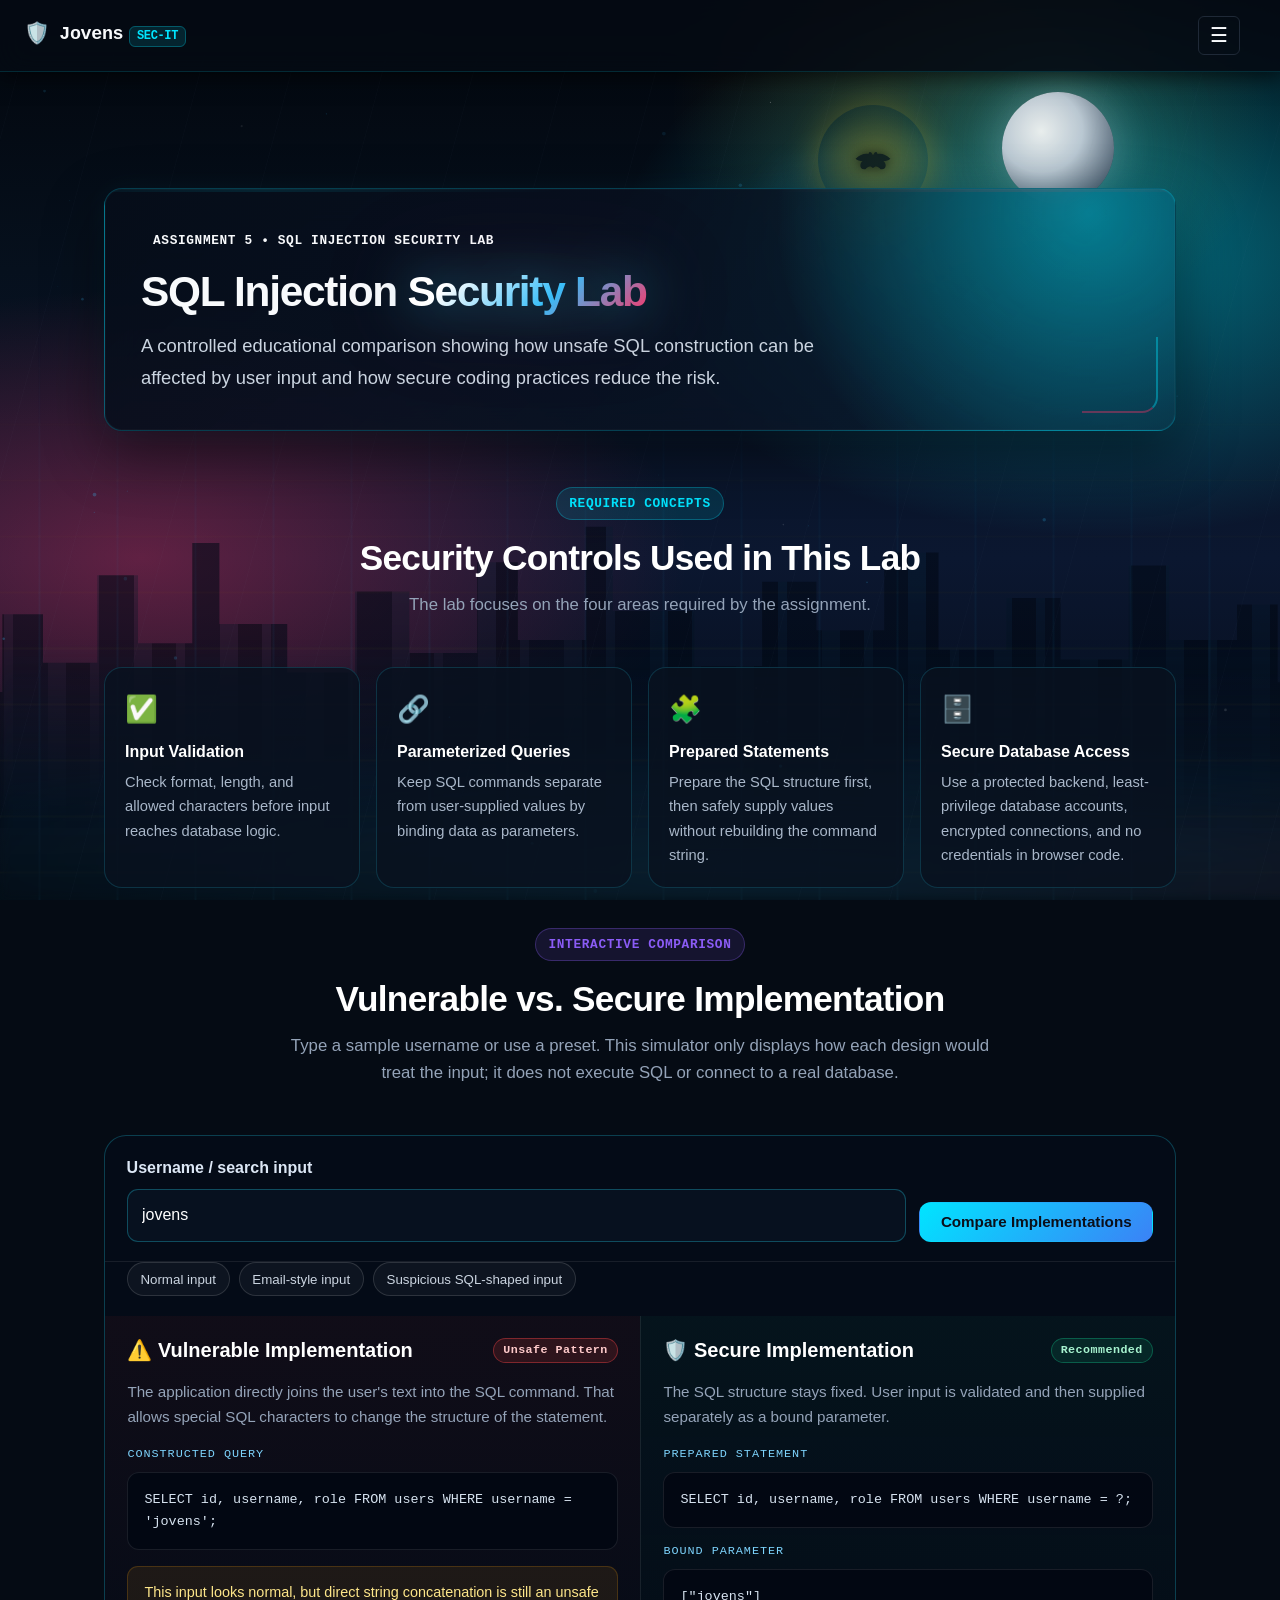
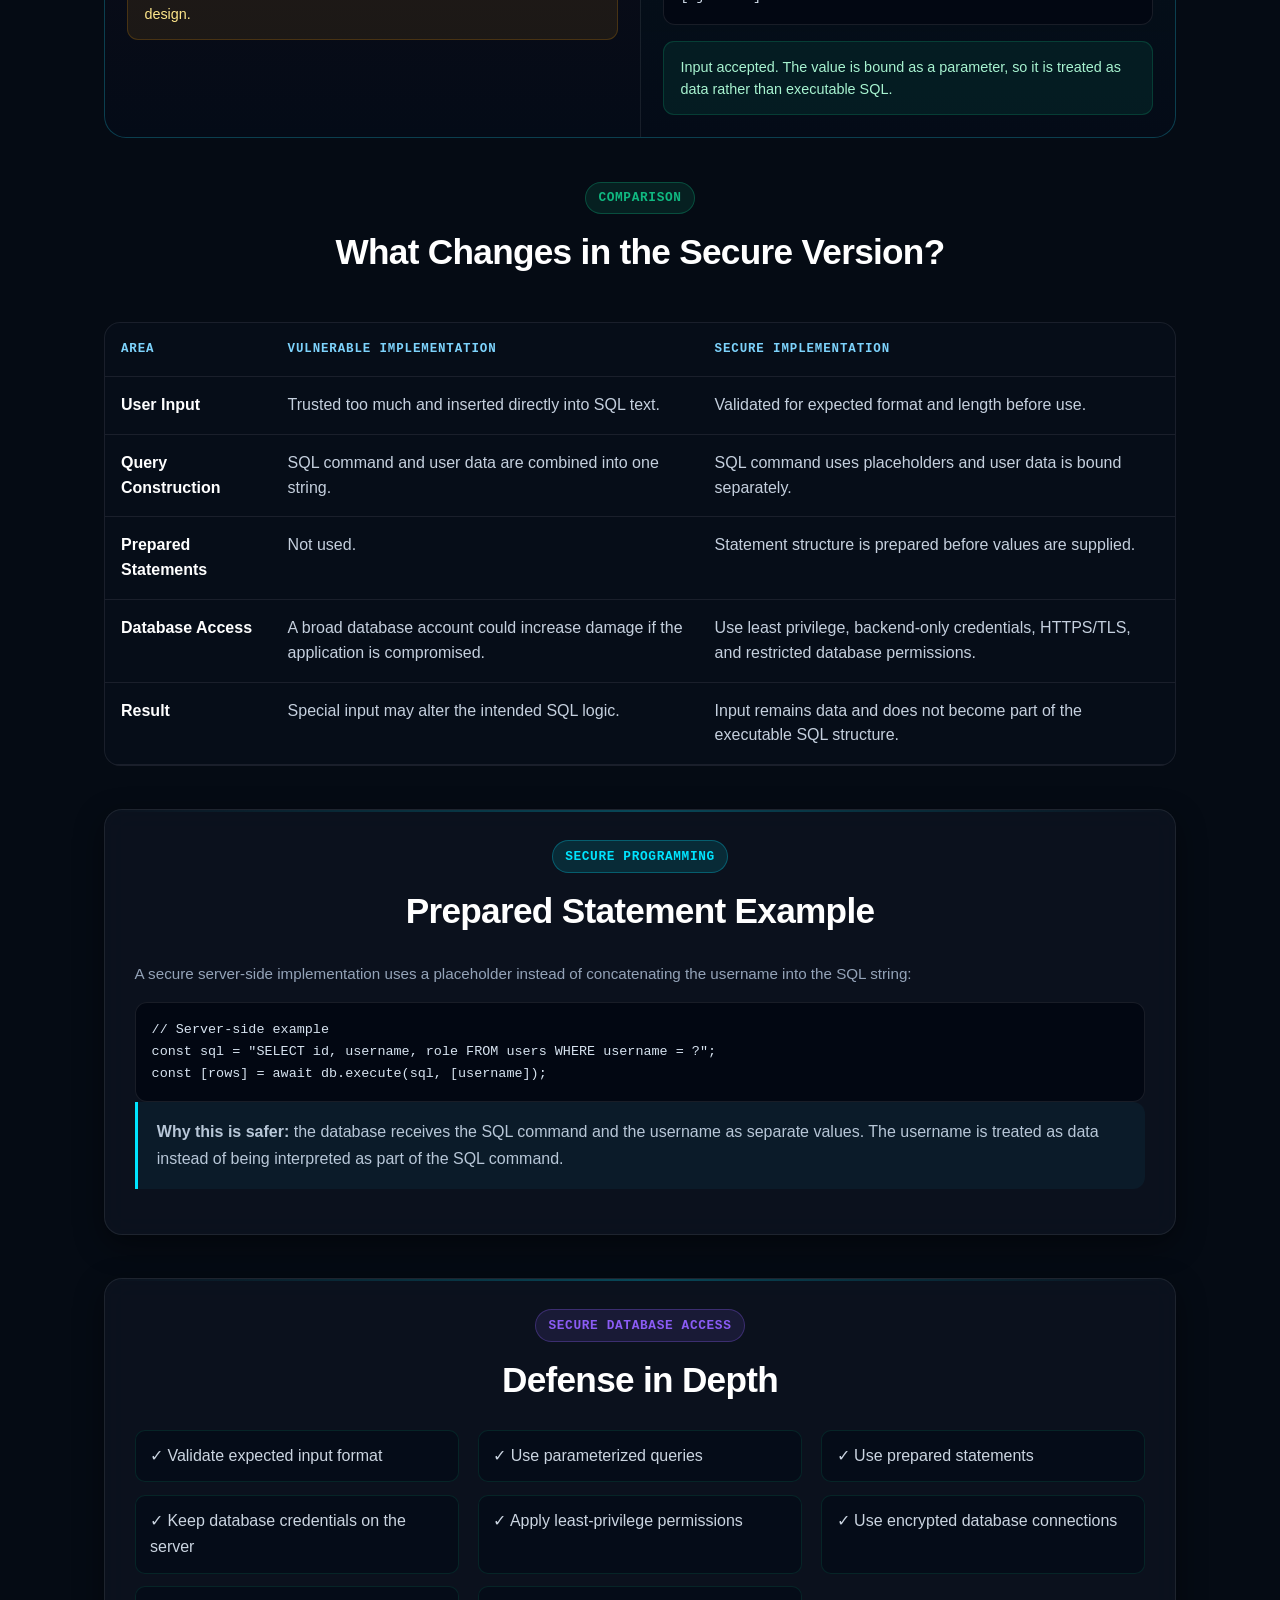
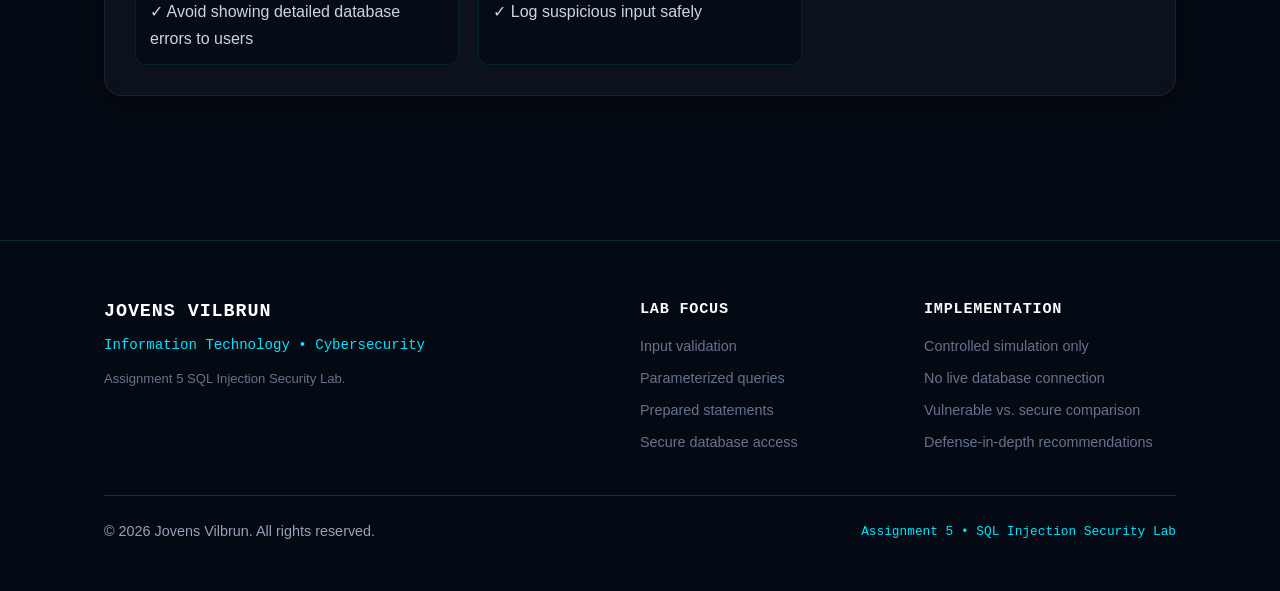
<file: sql-injection-lab.html>
<!DOCTYPE html>
<html lang="en">
<head>
  <meta charset="UTF-8">
  <meta name="viewport" content="width=device-width, initial-scale=1.0">
  <meta name="description" content="Assignment 5 SQL Injection Security Lab: vulnerable versus secure SQL handling in a controlled educational simulation.">
  <title>SQL Injection Lab | Jovens Vilbrun</title>
  <link rel="stylesheet" href="css/styles.css">
  <link rel="stylesheet" href="css/themes.css">
</head>
<body>
  <header class="site-header">
    <div class="container nav-wrapper">
      <a href="index.html" class="site-logo"><span class="shield-icon">🛡️</span><span>Jovens<span class="tag">SEC-IT</span></span></a>
      <button class="nav-toggle" aria-label="Toggle navigation menu" aria-expanded="false">☰</button>
      <nav><ul class="nav-links">
        <li><a href="login.html" class="nav-login-link">Account</a></li>
        <li><a href="index.html">Home</a></li>
        <li><a href="about.html">About Me</a></li>
        <li><a href="technology.html">Technology</a></li>
        <li><a href="cybersecurity.html">Cybersecurity</a></li>
        <li><a href="digital-person.html">AI Digital Person</a></li>
        <li><a href="threat-model.html">Threat Model</a></li>
        <li><a href="secure-architecture.html">Secure Architecture</a></li>
        <li><a href="phishing-ml-project.html">Phishing ML</a></li>
        <li><a href="assignment6.html">Cross-Site Scripting (XSS) Security</a></li>
        <li><a href="sql-injection-lab.html" class="active">SQL Injection Lab</a></li>
      </ul></nav>
    </div>
  </header>

  <div class="gotham-fullpage-backdrop" aria-hidden="true">
    <canvas id="gotham-ambient-canvas"></canvas><div class="gotham-moon"></div><div class="gotham-batsignal"><div class="batsignal-cone"></div><div class="batsignal-target"><svg class="batsignal-bat-svg" viewBox="0 0 100 50"><path d="M50,16 C53,10 56,8 58,14 C63,12 72,14 80,22 C78,25 72,26 68,26 C75,32 72,42 63,40 C58,34 54,34 50,38 C46,34 42,34 37,40 C28,42 25,32 32,26 C28,26 22,25 20,22 C28,14 37,12 42,14 C44,8 47,10 50,16 Z"/></svg></div></div><div class="gotham-fog-fixed"></div>
  </div>

  <main class="sql-lab-shell">
    <div class="container">
      <section class="page-hero-banner sql-lab-hero">
        <div class="hero-glass-card threat-hero">
          <span class="badge badge-red" style="margin-bottom:.6rem;">ASSIGNMENT 5 • SQL INJECTION SECURITY LAB</span>
          <h1 style="font-size:2.65rem;margin-bottom:.75rem;">SQL Injection <span class="gotham-glow-text">Security Lab</span></h1>
          <p class="lead" style="margin-bottom:0;color:#cbd5e1;line-height:1.75;">A controlled educational comparison showing how unsafe SQL construction can be affected by user input and how secure coding practices reduce the risk.</p>
        </div>
      </section>

      <section class="reveal-on-scroll">
        <div class="section-headline"><span class="badge badge-cyan">Required Concepts</span><h2>Security Controls Used in This Lab</h2><p>The lab focuses on the four areas required by the assignment.</p></div>
        <div class="sql-lab-required-grid">
          <article class="sql-lab-concept"><span>✅</span><h3>Input Validation</h3><p>Check format, length, and allowed characters before input reaches database logic.</p></article>
          <article class="sql-lab-concept"><span>🔗</span><h3>Parameterized Queries</h3><p>Keep SQL commands separate from user-supplied values by binding data as parameters.</p></article>
          <article class="sql-lab-concept"><span>🧩</span><h3>Prepared Statements</h3><p>Prepare the SQL structure first, then safely supply values without rebuilding the command string.</p></article>
          <article class="sql-lab-concept"><span>🗄️</span><h3>Secure Database Access</h3><p>Use a protected backend, least-privilege database accounts, encrypted connections, and no credentials in browser code.</p></article>
        </div>
      </section>

      <section class="reveal-on-scroll">
        <div class="section-headline"><span class="badge badge-purple">Interactive Comparison</span><h2>Vulnerable vs. Secure Implementation</h2><p>Type a sample username or use a preset. This simulator only displays how each design would treat the input; it does not execute SQL or connect to a real database.</p></div>
        <div class="sql-lab-workbench">
          <div class="sql-lab-toolbar">
            <div class="sql-lab-field"><label for="sql-lab-input">Username / search input</label><input id="sql-lab-input" type="text" value="jovens" maxlength="80" autocomplete="off" aria-describedby="sql-lab-help"></div>
            <button id="sql-lab-run" type="button" class="btn btn-primary">Compare Implementations</button>
          </div>
          <div class="sql-lab-preset-row" id="sql-lab-help">
            <button type="button" class="sql-lab-preset" data-sql-preset="jovens">Normal input</button>
            <button type="button" class="sql-lab-preset" data-sql-preset="vilbrunj@kean.edu">Email-style input</button>
            <button type="button" class="sql-lab-preset" data-sql-preset="' OR '1'='1">Suspicious SQL-shaped input</button>
          </div>
          <div class="sql-lab-columns">
            <article class="sql-lab-panel vulnerable">
              <div class="sql-lab-panel-head"><h3>⚠️ Vulnerable Implementation</h3><span class="risk risk-high">Unsafe Pattern</span></div>
              <p class="card-text">The application directly joins the user's text into the SQL command. That allows special SQL characters to change the structure of the statement.</p>
              <span class="sql-lab-label">Constructed Query</span><pre id="vulnerable-query" class="sql-lab-code"></pre>
              <div id="vulnerable-result" class="sql-lab-status neutral" aria-live="polite"></div>
            </article>
            <article class="sql-lab-panel secure">
              <div class="sql-lab-panel-head"><h3>🛡️ Secure Implementation</h3><span class="risk risk-low">Recommended</span></div>
              <p class="card-text">The SQL structure stays fixed. User input is validated and then supplied separately as a bound parameter.</p>
              <span class="sql-lab-label">Prepared Statement</span><pre id="secure-query" class="sql-lab-code"></pre>
              <span class="sql-lab-label">Bound Parameter</span><pre id="secure-params" class="sql-lab-code"></pre>
              <div id="secure-result" class="sql-lab-status neutral" aria-live="polite"></div>
            </article>
          </div>
        </div>
      </section>

      <section class="reveal-on-scroll" style="margin-bottom:2.7rem;">
        <div class="section-headline"><span class="badge badge-emerald">Comparison</span><h2>What Changes in the Secure Version?</h2></div>
        <div class="sql-lab-table-wrap"><table class="sql-compare-table"><thead><tr><th>Area</th><th>Vulnerable Implementation</th><th>Secure Implementation</th></tr></thead><tbody>
          <tr><td>User Input</td><td>Trusted too much and inserted directly into SQL text.</td><td>Validated for expected format and length before use.</td></tr>
          <tr><td>Query Construction</td><td>SQL command and user data are combined into one string.</td><td>SQL command uses placeholders and user data is bound separately.</td></tr>
          <tr><td>Prepared Statements</td><td>Not used.</td><td>Statement structure is prepared before values are supplied.</td></tr>
          <tr><td>Database Access</td><td>A broad database account could increase damage if the application is compromised.</td><td>Use least privilege, backend-only credentials, HTTPS/TLS, and restricted database permissions.</td></tr>
          <tr><td>Result</td><td>Special input may alter the intended SQL logic.</td><td>Input remains data and does not become part of the executable SQL structure.</td></tr>
        </tbody></table></div>
      </section>

      <section class="card reveal-on-scroll" style="margin-bottom:2.7rem;">
        <div class="section-headline" style="margin-bottom:1rem;"><span class="badge badge-cyan">Secure Programming</span><h2>Prepared Statement Example</h2></div>
        <p class="card-text">A secure server-side implementation uses a placeholder instead of concatenating the username into the SQL string:</p>
        <pre class="sql-lab-code">// Server-side example
const sql = "SELECT id, username, role FROM users WHERE username = ?";
const [rows] = await db.execute(sql, [username]);</pre>
        <p class="sql-lab-note"><strong>Why this is safer:</strong> the database receives the SQL command and the username as separate values. The username is treated as data instead of being interpreted as part of the SQL command.</p>
      </section>

      <section class="card reveal-on-scroll" style="margin-bottom:4.5rem;">
        <div class="section-headline" style="margin-bottom:1rem;"><span class="badge badge-purple">Secure Database Access</span><h2>Defense in Depth</h2></div>
        <div class="controls-grid">
          <div>✓ Validate expected input format</div><div>✓ Use parameterized queries</div><div>✓ Use prepared statements</div><div>✓ Keep database credentials on the server</div><div>✓ Apply least-privilege permissions</div><div>✓ Use encrypted database connections</div><div>✓ Avoid showing detailed database errors to users</div><div>✓ Log suspicious input safely</div>
        </div>
      </section>
    </div>
  </main>

  <footer class="site-footer gotham-footer"><div class="container"><div class="footer-grid">
    <div class="footer-col"><h5 style="color:#fff;font-size:1.15rem;margin-bottom:.4rem;">Jovens Vilbrun</h5><p style="color:var(--accent-cyan);font-family:var(--font-mono);font-size:.88rem;margin-bottom:.75rem;">Information Technology • Cybersecurity</p><p class="footer-disclaimer">Assignment 5 SQL Injection Security Lab.</p></div>
    <div class="footer-col"><h5>Lab Focus</h5><ul><li>Input validation</li><li>Parameterized queries</li><li>Prepared statements</li><li>Secure database access</li></ul></div>
    <div class="footer-col"><h5>Implementation</h5><ul><li>Controlled simulation only</li><li>No live database connection</li><li>Vulnerable vs. secure comparison</li><li>Defense-in-depth recommendations</li></ul></div>
  </div><div class="footer-bottom"><p>&copy; <span id="current-year">2026</span> Jovens Vilbrun. All rights reserved.</p><p style="font-family:var(--font-mono);font-size:.8rem;color:var(--accent-cyan);">Assignment 5 • SQL Injection Security Lab</p></div></div></footer>

  <script src="js/main.js"></script><script src="js/themes.js"></script><script src="js/knowledge.js"></script><script src="js/chatbot.js"></script><script src="js/sql-lab.js"></script>
</body>
</html>
</file>
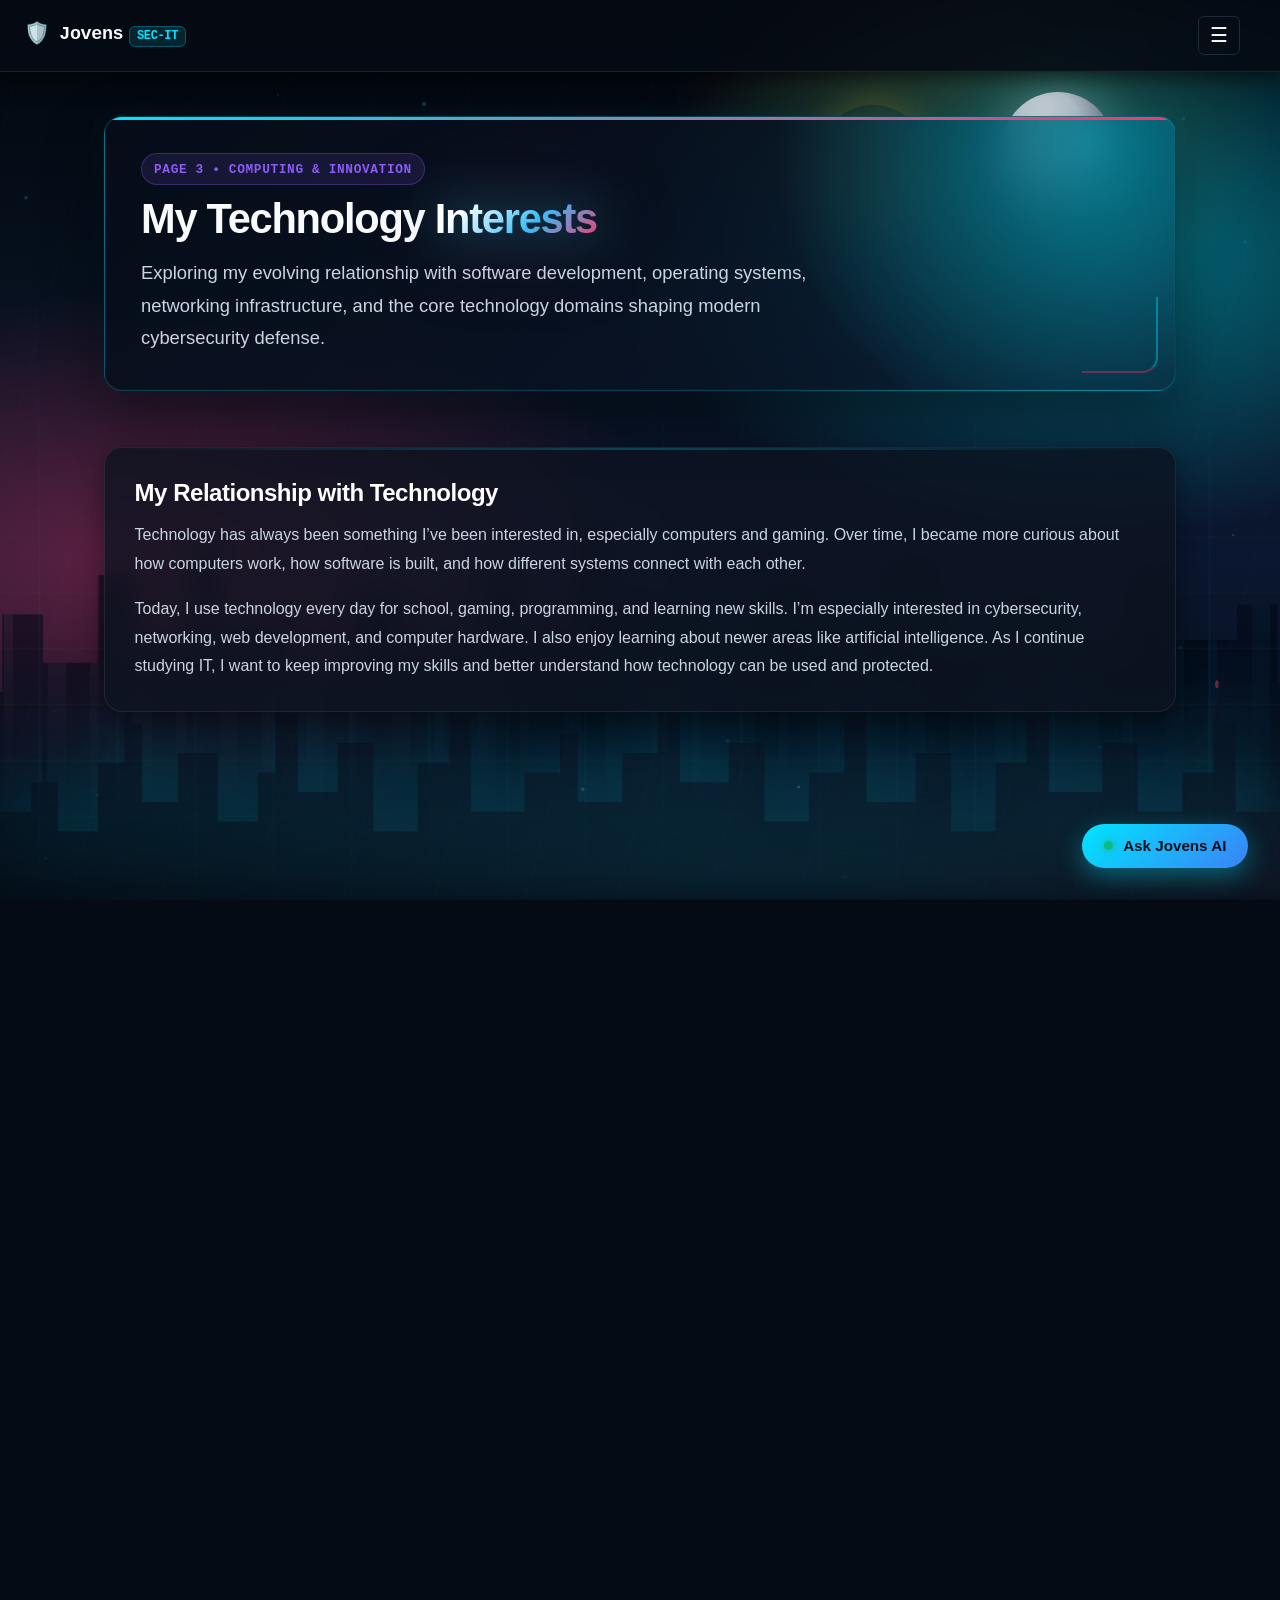
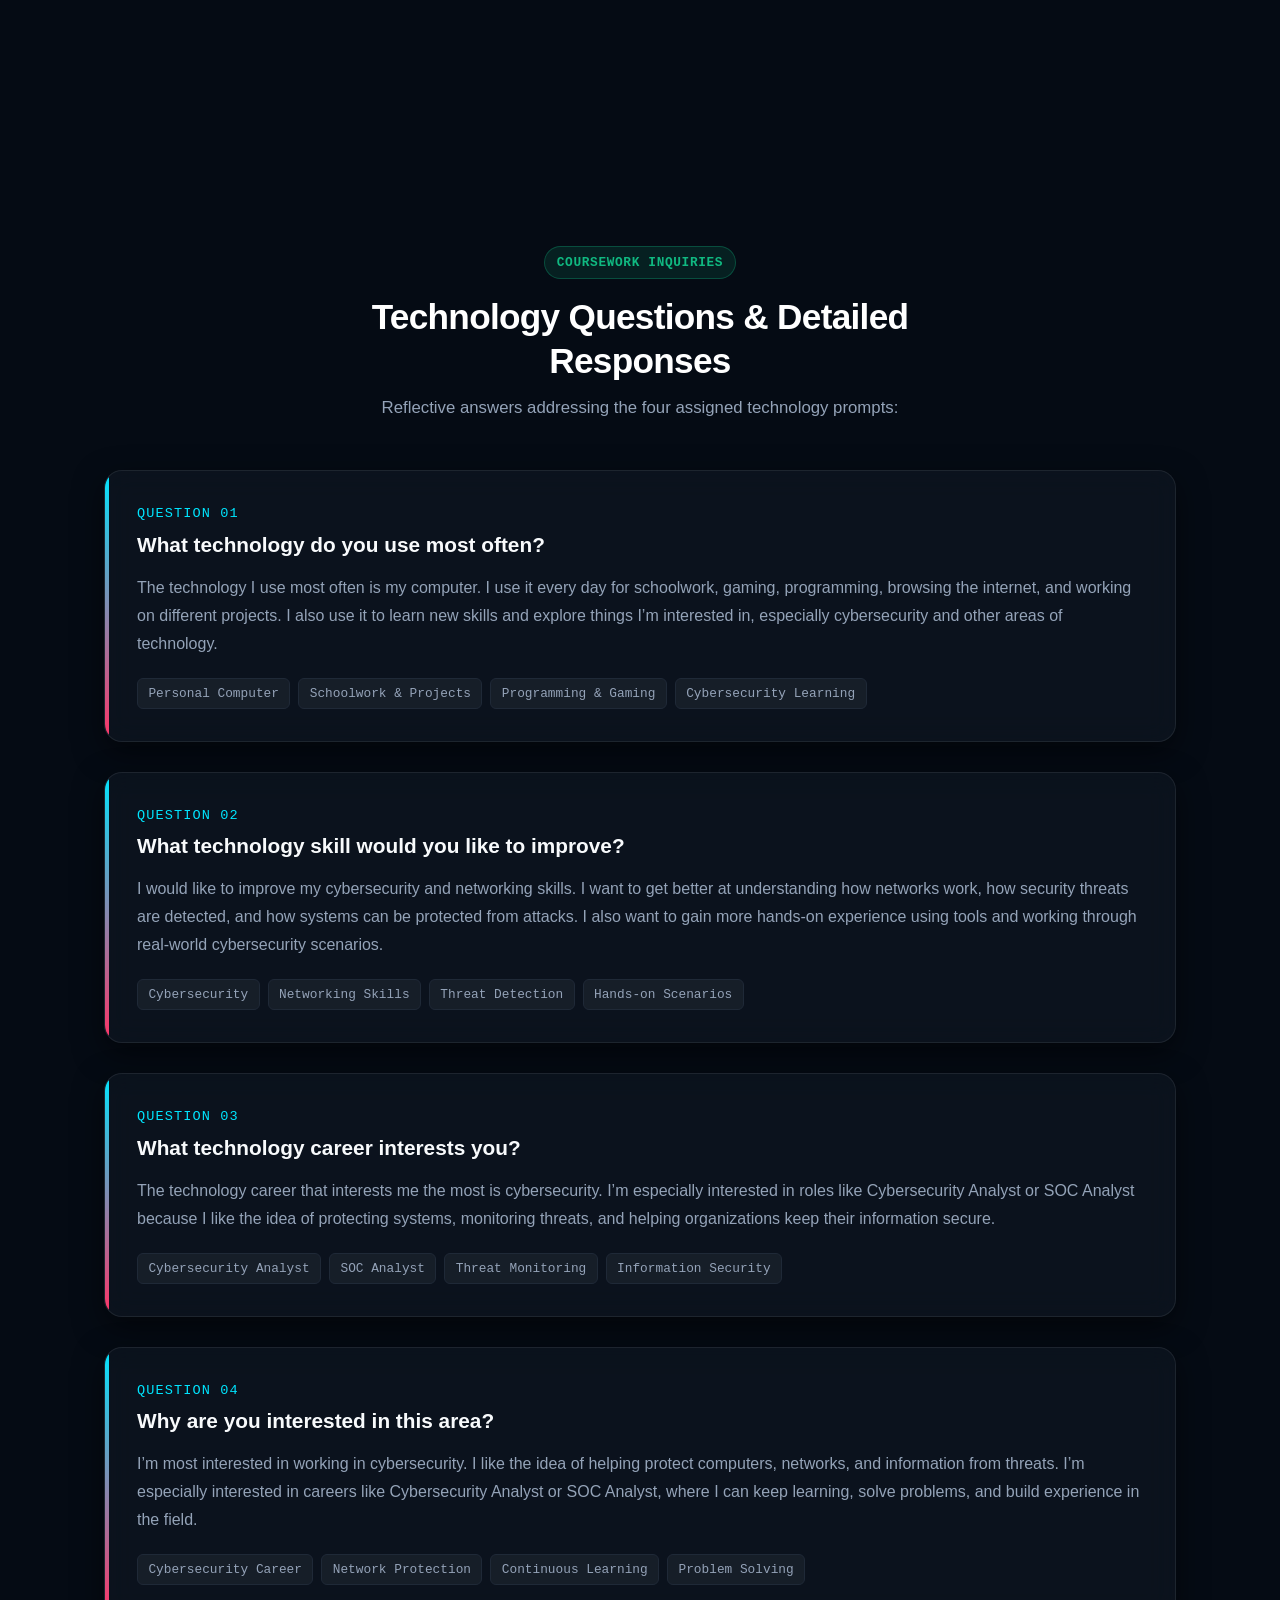
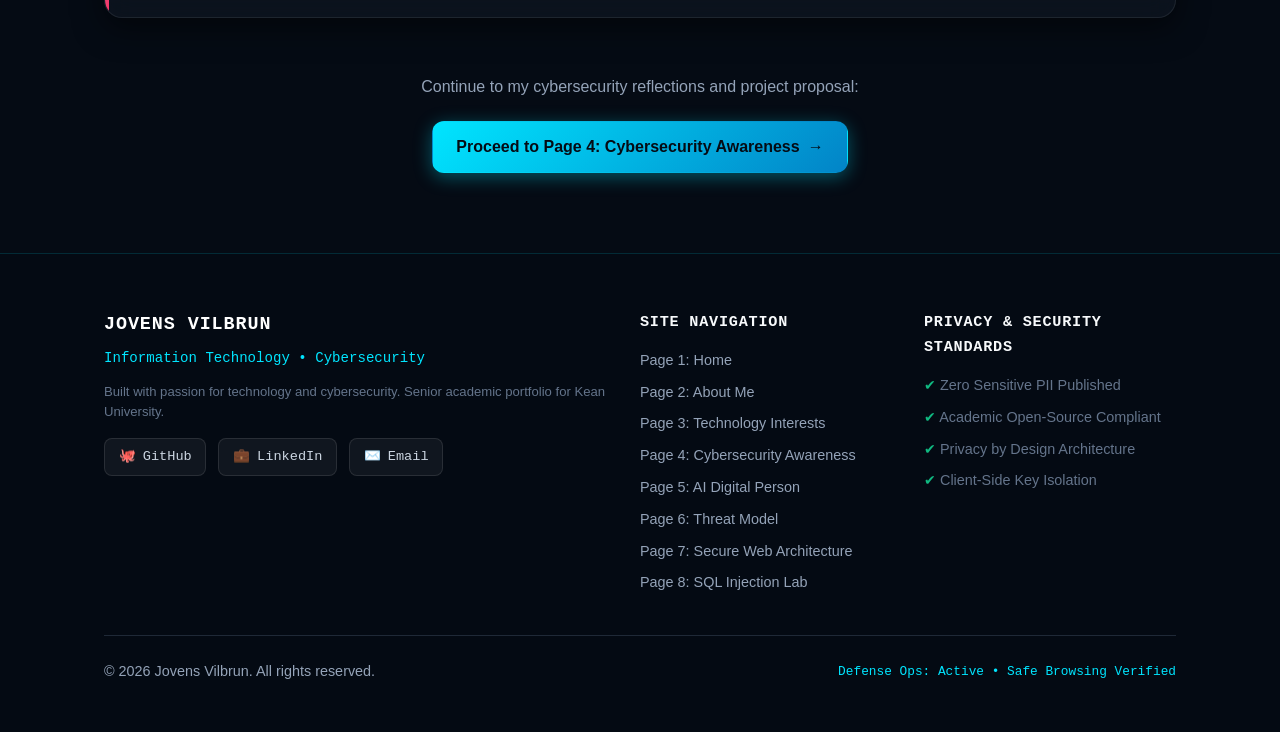
<file: technology.html>
<!DOCTYPE html>
<html lang="en">
<head>
  <meta charset="UTF-8">
  <meta name="viewport" content="width=device-width, initial-scale=1.0">
  <meta name="description" content="My Technology Interests - Relationship with technology, daily tools, skills to develop, and career pathways. Senior IT student Jovens Vilbrun.">
  <title>Technology Interests | Jovens Vilbrun - IT & Cybersecurity Portfolio</title>
  <link rel="stylesheet" href="css/styles.css">
  <link rel="stylesheet" href="css/themes.css">
</head>
<body>

  <!-- ====================================================
       FULL-PAGE GOTHAM / BATMAN ATMOSPHERE BACKDROP
       Fixed across full viewport & page scroll
       ==================================================== -->
  <div class="gotham-fullpage-backdrop" aria-hidden="true">
    <!-- Ambient Canvas (Subtle drifting mist & rain particles) -->
    <canvas id="gotham-ambient-canvas"></canvas>

    <!-- Faint Full Moon with Atmosphere Glow -->
    <div class="gotham-moon"></div>

    <!-- Subtle Bat-Signal Searchlight Beam in Cloud Layer -->
    <div class="gotham-batsignal">
      <div class="batsignal-cone"></div>
      <div class="batsignal-target">
        <svg class="batsignal-bat-svg" viewBox="0 0 100 50">
          <path d="M50,16 C53,10 56,8 58,14 C63,12 72,14 80,22 C78,25 72,26 68,26 C75,32 72,42 63,40 C58,34 54,34 50,38 C46,34 42,34 37,40 C28,42 25,32 32,26 C28,26 22,25 20,22 C28,14 37,12 42,14 C44,8 47,10 50,16 Z"/>
        </svg>
      </div>
    </div>

    <!-- Atmospheric Low Fog Layers -->
    <div class="gotham-fog-fixed"></div>

    <!-- Gotham City Skyline Silhouette along bottom horizon -->
    <div class="gotham-skyline-fixed">
      <svg class="gotham-skyline-svg" viewBox="0 0 1440 130" preserveAspectRatio="none">
        <defs>
          <linearGradient id="skylineGradFixed" x1="0" y1="0" x2="0" y2="1">
            <stop offset="0%" stop-color="#0f192b"/>
            <stop offset="100%" stop-color="#040810"/>
          </linearGradient>
        </defs>
        <path d="M0,130 L0,85 L35,85 L35,70 L48,70 L48,45 L52,45 L52,70 L65,70 L65,95 L110,95 L110,60 L140,60 L140,40 L143,20 L145,20 L148,40 L160,40 L160,80 L200,80 L200,55 L245,55 L245,90 L290,90 L290,65 L310,65 L310,35 L313,10 L315,10 L317,35 L335,35 L335,75 L380,75 L380,50 L420,50 L420,95 L470,95 L470,60 L505,60 L505,30 L508,15 L510,15 L512,30 L530,30 L530,85 L590,85 L590,65 L630,65 L630,45 L650,45 L650,80 L700,80 L700,55 L740,55 L740,25 L743,5 L745,5 L747,25 L765,25 L765,70 L820,70 L820,50 L860,50 L860,90 L910,90 L910,65 L950,65 L950,35 L953,18 L955,18 L957,35 L975,35 L975,80 L1030,80 L1030,55 L1070,55 L1070,95 L1120,95 L1120,60 L1155,60 L1155,30 L1158,12 L1160,12 L1162,30 L1180,30 L1180,75 L1240,75 L1240,50 L1280,50 L1280,85 L1330,85 L1330,65 L1365,65 L1365,40 L1368,22 L1370,22 L1372,40 L1390,40 L1390,85 L1440,85 L1440,130 Z" fill="url(#skylineGradFixed)"/>
        <circle cx="144" cy="18" r="2" fill="#ef4444" opacity="0.8"/>
        <circle cx="314" cy="8" r="2" fill="#ef4444" opacity="0.8"/>
        <circle cx="509" cy="13" r="2" fill="#ef4444" opacity="0.8"/>
        <circle cx="744" cy="3" r="2.5" fill="#ef4444" opacity="0.9"/>
        <circle cx="954" cy="16" r="2" fill="#ef4444" opacity="0.8"/>
        <circle cx="1159" cy="10" r="2" fill="#ef4444" opacity="0.8"/>
        <circle cx="1369" cy="20" r="2" fill="#ef4444" opacity="0.8"/>
      </svg>
    </div>
  </div>

  <!-- Site Navigation Header -->
  <header class="site-header">
    <div class="container nav-wrapper">
      <a href="index.html" class="site-logo">
        <span class="shield-icon">🛡️</span>
        <span>Jovens<span class="tag">SEC-IT</span></span>
      </a>
      <button class="nav-toggle" aria-label="Toggle navigation menu" aria-expanded="false">
        ☰
      </button>
      <nav>
        <ul class="nav-links">
          <li><a href="login.html" class="nav-login-link">Login</a></li>
          <li><a href="index.html">Home</a></li>
          <li><a href="about.html">About Me</a></li>
          <li><a href="technology.html" class="active">Technology</a></li>
          <li><a href="cybersecurity.html">Cybersecurity</a></li>
          <li><a href="digital-person.html">AI Digital Person</a></li>
          <li><a href="threat-model.html">Threat Model</a></li>
          <li><a href="secure-architecture.html">Secure Architecture</a></li>
          <li><a href="phishing-ml-project.html">Phishing ML</a></li>
        <li><a href="assignment6.html">Cross-Site Scripting (XSS) Security</a></li>
        <li><a href="sql-injection-lab.html">SQL Injection Lab</a></li>
        </ul>
      </nav>
    </div>
  </header>

  <!-- Main Content -->
  <main style="padding: 0;">
    <div class="container">
      
      <!-- Page Hero Header Banner -->
      <section class="page-hero-banner">
        <div class="hero-glass-card">
          <span class="badge badge-purple" style="margin-bottom: 0.5rem;">Page 3 &bull; Computing &amp; Innovation</span>
          <h1 style="font-size: 2.6rem; margin-bottom: 0.75rem;">My Technology <span class="gotham-glow-text">Interests</span></h1>
          <p class="lead" style="margin-bottom: 0; color: #cbd5e1; line-height: 1.75;">
            Exploring my evolving relationship with software development, operating systems, networking infrastructure, and the core technology domains shaping modern cybersecurity defense.
          </p>
        </div>
      </section>

      <!-- Relationship with Technology Narrative -->
      <section class="card reveal-on-scroll" style="margin-bottom: 3rem;">
        <h2 style="font-size: 1.5rem; margin-bottom: 0.85rem; color: #ffffff;">My Relationship with Technology</h2>
        <p style="color: #cbd5e1; font-size: 1rem; line-height: 1.8;">
          Technology has always been something I’ve been interested in, especially computers and gaming. Over time, I became more curious about how computers work, how software is built, and how different systems connect with each other.
        </p>
        <p style="color: #cbd5e1; font-size: 1rem; line-height: 1.8; margin-bottom: 0;">
          Today, I use technology every day for school, gaming, programming, and learning new skills. I’m especially interested in cybersecurity, networking, web development, and computer hardware. I also enjoy learning about newer areas like artificial intelligence. As I continue studying IT, I want to keep improving my skills and better understand how technology can be used and protected.
        </p>
      </section>

      <!-- Technology Domains Grid -->
      <section style="margin-bottom: 3.5rem;" class="reveal-on-scroll">
        <div class="section-headline">
          <span class="badge badge-cyan">Domains</span>
          <h2>Key Technology Areas</h2>
          <p>The core disciplines I actively engage with and study:</p>
        </div>

        <div class="grid-3">
          <div class="card">
            <span class="card-icon">⚡</span>
            <h3 class="card-title">Programming &amp; Scripting</h3>
            <p class="card-text">I have experience with Python and Java, and I enjoy using programming to solve problems and build different projects. I want to keep improving my coding skills and become more comfortable creating useful programs on my own.</p>
          </div>

          <div class="card">
            <span class="card-icon">🧠</span>
            <h3 class="card-title">Artificial Intelligence</h3>
            <p class="card-text">I’m interested in artificial intelligence and how it can be used to make everyday tasks easier and more efficient. I also use AI tools for things like learning, brainstorming ideas, improving my writing, and getting help with coding. I want to keep learning more about how AI works and how it can be used responsibly in technology and cybersecurity.</p>
          </div>

          <div class="card">
            <span class="card-icon">🌐</span>
            <h3 class="card-title">Web Development</h3>
            <p class="card-text">I have experience using HTML and CSS to build websites, and I enjoy learning how websites are designed and developed. I’m also interested in improving my web development skills and creating sites that are simple, useful, and easy to navigate.</p>
          </div>

          <div class="card">
            <span class="card-icon">📱</span>
            <h3 class="card-title">Mobile Technology</h3>
            <p class="card-text">I’ve worked with Android development in school and have experience creating simple mobile applications. I enjoy learning how mobile apps are built and how different features work together to create a good user experience.</p>
          </div>

          <div class="card">
            <span class="card-icon">🗄️</span>
            <h3 class="card-title">Data &amp; Databases</h3>
            <p class="card-text">I have experience working with MySQL and databases, including storing, organizing, and managing information.</p>
          </div>

          <div class="card">
            <span class="card-icon">🛡️</span>
            <h3 class="card-title">Cybersecurity</h3>
            <p class="card-text">Cybersecurity is one of the main areas of technology that interests me. I like learning about how computers, networks, and information can be protected from different types of threats. Since I’m studying cybersecurity, I want to keep improving my knowledge of topics like network security, online safety, and how attacks can be detected and prevented.</p>
          </div>
        </div>
      </section>

      <!-- REQUIRED QUESTIONS SECTION -->
      <section class="reveal-on-scroll">
        <div class="section-headline">
          <span class="badge badge-emerald">Coursework Inquiries</span>
          <h2>Technology Questions &amp; Detailed Responses</h2>
          <p>Reflective answers addressing the four assigned technology prompts:</p>
        </div>

        <!-- Question 1 -->
        <article class="qa-card">
          <div class="qa-question-num">Question 01</div>
          <h3 class="qa-question-title">What technology do you use most often?</h3>
          <div class="qa-answer">
            <p>
              The technology I use most often is my computer. I use it every day for schoolwork, gaming, programming, browsing the internet, and working on different projects. I also use it to learn new skills and explore things I’m interested in, especially cybersecurity and other areas of technology.
            </p>
          </div>
          <div class="qa-tag-list">
            <span class="qa-tag">Personal Computer</span>
            <span class="qa-tag">Schoolwork &amp; Projects</span>
            <span class="qa-tag">Programming &amp; Gaming</span>
            <span class="qa-tag">Cybersecurity Learning</span>
          </div>
        </article>

        <!-- Question 2 -->
        <article class="qa-card">
          <div class="qa-question-num">Question 02</div>
          <h3 class="qa-question-title">What technology skill would you like to improve?</h3>
          <div class="qa-answer">
            <p>
              I would like to improve my cybersecurity and networking skills. I want to get better at understanding how networks work, how security threats are detected, and how systems can be protected from attacks. I also want to gain more hands-on experience using tools and working through real-world cybersecurity scenarios.
            </p>
          </div>
          <div class="qa-tag-list">
            <span class="qa-tag">Cybersecurity</span>
            <span class="qa-tag">Networking Skills</span>
            <span class="qa-tag">Threat Detection</span>
            <span class="qa-tag">Hands-on Scenarios</span>
          </div>
        </article>

        <!-- Question 3 -->
        <article class="qa-card">
          <div class="qa-question-num">Question 03</div>
          <h3 class="qa-question-title">What technology career interests you?</h3>
          <div class="qa-answer">
            <p>
              The technology career that interests me the most is cybersecurity. I’m especially interested in roles like Cybersecurity Analyst or SOC Analyst because I like the idea of protecting systems, monitoring threats, and helping organizations keep their information secure.
            </p>
          </div>
          <div class="qa-tag-list">
            <span class="qa-tag">Cybersecurity Analyst</span>
            <span class="qa-tag">SOC Analyst</span>
            <span class="qa-tag">Threat Monitoring</span>
            <span class="qa-tag">Information Security</span>
          </div>
        </article>

        <!-- Question 4 -->
        <article class="qa-card">
          <div class="qa-question-num">Question 04</div>
          <h3 class="qa-question-title">Why are you interested in this area?</h3>
          <div class="qa-answer">
            <p>
              I’m most interested in working in cybersecurity. I like the idea of helping protect computers, networks, and information from threats. I’m especially interested in careers like Cybersecurity Analyst or SOC Analyst, where I can keep learning, solve problems, and build experience in the field.
            </p>
          </div>
          <div class="qa-tag-list">
            <span class="qa-tag">Cybersecurity Career</span>
            <span class="qa-tag">Network Protection</span>
            <span class="qa-tag">Continuous Learning</span>
            <span class="qa-tag">Problem Solving</span>
          </div>
        </article>

      </section>

      <!-- Next Steps Navigation CTA -->
      <section style="margin-top: 3.5rem; margin-bottom: 5rem; text-align: center;" class="reveal-on-scroll">
        <p style="color: #94a3b8; margin-bottom: 1.25rem;">Continue to my cybersecurity reflections and project proposal:</p>
        <a href="cybersecurity.html" class="btn-gotham-primary">
          <span>Proceed to Page 4: Cybersecurity Awareness</span>
          <span>&rarr;</span>
        </a>
      </section>

    </div>
  </main>

  <!-- Site Footer with Gotham Theme & Social Links -->
  <footer class="site-footer gotham-footer">
    <div class="container">
      <div class="footer-grid">
        
        <div class="footer-col">
          <h5 style="color: #ffffff; font-size: 1.15rem; margin-bottom: 0.4rem;">Jovens Vilbrun</h5>
          <p style="color: var(--accent-cyan); font-family: var(--font-mono); font-size: 0.88rem; margin-bottom: 0.75rem;">
            Information Technology &bull; Cybersecurity
          </p>
          <p class="footer-disclaimer" style="margin-bottom: 1rem;">
            Built with passion for technology and cybersecurity. Senior academic portfolio for Kean University.
          </p>
          <!-- Social & Contact Links -->
          <div class="footer-social-links">
            <a href="https://github.com" target="_blank" rel="noopener noreferrer" class="footer-social-btn" title="GitHub Profile">
              <span>🐙</span>
              <span>GitHub</span>
            </a>
            <a href="https://linkedin.com" target="_blank" rel="noopener noreferrer" class="footer-social-btn" title="LinkedIn Profile">
              <span>💼</span>
              <span>LinkedIn</span>
            </a>
            <a href="mailto:jovens@student.kean.edu" class="footer-social-btn" title="Email Jovens">
              <span>✉️</span>
              <span>Email</span>
            </a>
          </div>
        </div>

        <div class="footer-col">
          <h5>Site Navigation</h5>
          <ul>
            <li><a href="index.html">Page 1: Home</a></li>
            <li><a href="about.html">Page 2: About Me</a></li>
            <li><a href="technology.html">Page 3: Technology Interests</a></li>
            <li><a href="cybersecurity.html">Page 4: Cybersecurity Awareness</a></li>
            <li><a href="digital-person.html">Page 5: AI Digital Person</a></li>
            <li><a href="threat-model.html">Page 6: Threat Model</a></li>
            <li><a href="secure-architecture.html">Page 7: Secure Web Architecture</a></li><li><a href="sql-injection-lab.html">Page 8: SQL Injection Lab</a></li>
          </ul>
        </div>

        <div class="footer-col">
          <h5>Privacy &amp; Security Standards</h5>
          <ul>
            <li><span style="color: var(--accent-emerald);">✔</span> Zero Sensitive PII Published</li>
            <li><span style="color: var(--accent-emerald);">✔</span> Academic Open-Source Compliant</li>
            <li><span style="color: var(--accent-emerald);">✔</span> Privacy by Design Architecture</li>
            <li><span style="color: var(--accent-emerald);">✔</span> Client-Side Key Isolation</li>
          </ul>
        </div>

      </div>

      <div class="footer-bottom">
        <p>&copy; <span id="current-year">2026</span> Jovens Vilbrun. All rights reserved.</p>
        <p style="font-family: var(--font-mono); font-size: 0.8rem; color: var(--accent-cyan);">
          Defense Ops: Active &bull; Safe Browsing Verified
        </p>
      </div>
    </div>
  </footer>

  <!-- Floating AI Chatbot Widget -->
  <button id="chatbot-launcher" class="chatbot-launcher-btn" aria-label="Open AI Assistant" aria-expanded="false">
    <span class="launcher-pulse-dot"></span>
    <span>Ask Jovens AI</span>
  </button>

  <div id="chatbot-window" class="chatbot-window" role="dialog" aria-modal="true" aria-labelledby="chatbot-title">
    <div class="chatbot-header">
      <div class="chatbot-header-info">
        <div class="jovens-ai-avatar header-avatar" aria-hidden="true"><img src="images/profile-avatar.png" alt=""></div>
        <div>
          <div id="chatbot-title" class="chatbot-header-title">Jovens AI</div>
          <div class="chatbot-status">
            <span id="chatbot-status-dot" style="display:inline-block; width:7px; height:7px; background:#10b981; border-radius:50%;"></span>
            <span id="chatbot-status-text">Local Knowledge Mode</span>
          </div>
        </div>
      </div>
      <div class="chatbot-header-actions">
        <span id="chatbot-mode-badge" class="mode-badge local-active">Offline</span>
        <button id="chatbot-settings-toggle" class="chatbot-settings-btn" title="AI Model & Key Settings" aria-label="Settings">⚙️</button>
        <button id="chatbot-close" class="chatbot-close-btn" aria-label="Close Chatbot">&times;</button>
      </div>
    </div>

    <!-- Collapsible Settings Panel -->
    <div id="chatbot-settings-panel" class="chatbot-settings-panel">
      <div class="settings-panel-title">
        <span>⚡ Connect Google Gemini AI</span>
      </div>
      <p class="settings-panel-desc">
        Unlock full generative AI (code writing, problem-solving, open reasoning). Get a free key at <a href="https://aistudio.google.com/app/apikey" target="_blank" rel="noopener">Google AI Studio</a>.
      </p>
      <div class="settings-input-group">
        <input type="password" id="settings-api-key" class="settings-input" placeholder="Paste Gemini API Key (AIzaSy...)" autocomplete="off">
        <button id="settings-save-key" class="settings-btn-save">Save</button>
        <button id="settings-clear-key" class="settings-btn-clear" title="Clear key & use Local Mode">Clear</button>
      </div>
      <div style="margin-top: 0.75rem; padding-top: 0.75rem; border-top: 1px solid rgba(255,255,255,0.08);">
        <button id="settings-auth-fs" type="button" style="width:100%; font-size:0.8rem; padding: 0.45rem 0.6rem; background: rgba(6,182,212,0.1); border: 1px solid var(--accent-cyan); color: var(--accent-cyan); border-radius: var(--radius-sm); cursor: pointer;">
          📁 Authorize File Editing Access
        </button>
        <span id="fs-status-label" style="display:block; font-size:0.75rem; color: var(--text-muted); margin-top: 0.35rem; line-height: 1.4;">Allow Jovens AI to directly edit website files when requested.</span>
      </div>
    </div>

    <div class="jovens-ai-portrait-stage" aria-label="Jovens AI digital avatar">
      <div class="jovens-ai-avatar portrait-avatar">
        <img src="images/profile-avatar.png" alt="Jovens AI avatar based on Jovens">
      </div>
      <div class="jovens-ai-portrait-copy">
        <strong>Jovens AI</strong>
        <span>Your personal portfolio assistant</span>
        <small>Ask me by text or voice — I can answer about Jovens, projects, skills, and this site.</small>
      </div>
    </div>

    <div id="chatbot-messages" class="chatbot-messages"></div>

    <div id="chatbot-chips" class="chatbot-chips"></div>

    <div class="chatbot-input-bar">
      <input type="text" id="chatbot-input" placeholder="Ask about Jovens, coding, or styling changes..." autocomplete="off">
      <button type="button" id="chatbot-mic-btn" class="chatbot-mic-btn" title="Click to speak (Speech-to-Text)" aria-label="Speech to text">🎤</button>
      <button type="button" id="chatbot-tts-btn" class="chatbot-mic-btn" title="Toggle spoken Jovens AI replies" aria-label="Toggle text to speech">🔊</button>
      <button id="chatbot-send" class="chatbot-send-btn" aria-label="Send Message">&#x27A4;</button>
    </div>
  </div>

  <script src="js/themes.js"></script>
  <script src="js/knowledge.js"></script>
  <script src="js/main.js"></script>
  <script src="js/chatbot.js"></script>
</body>
</html>
</file>
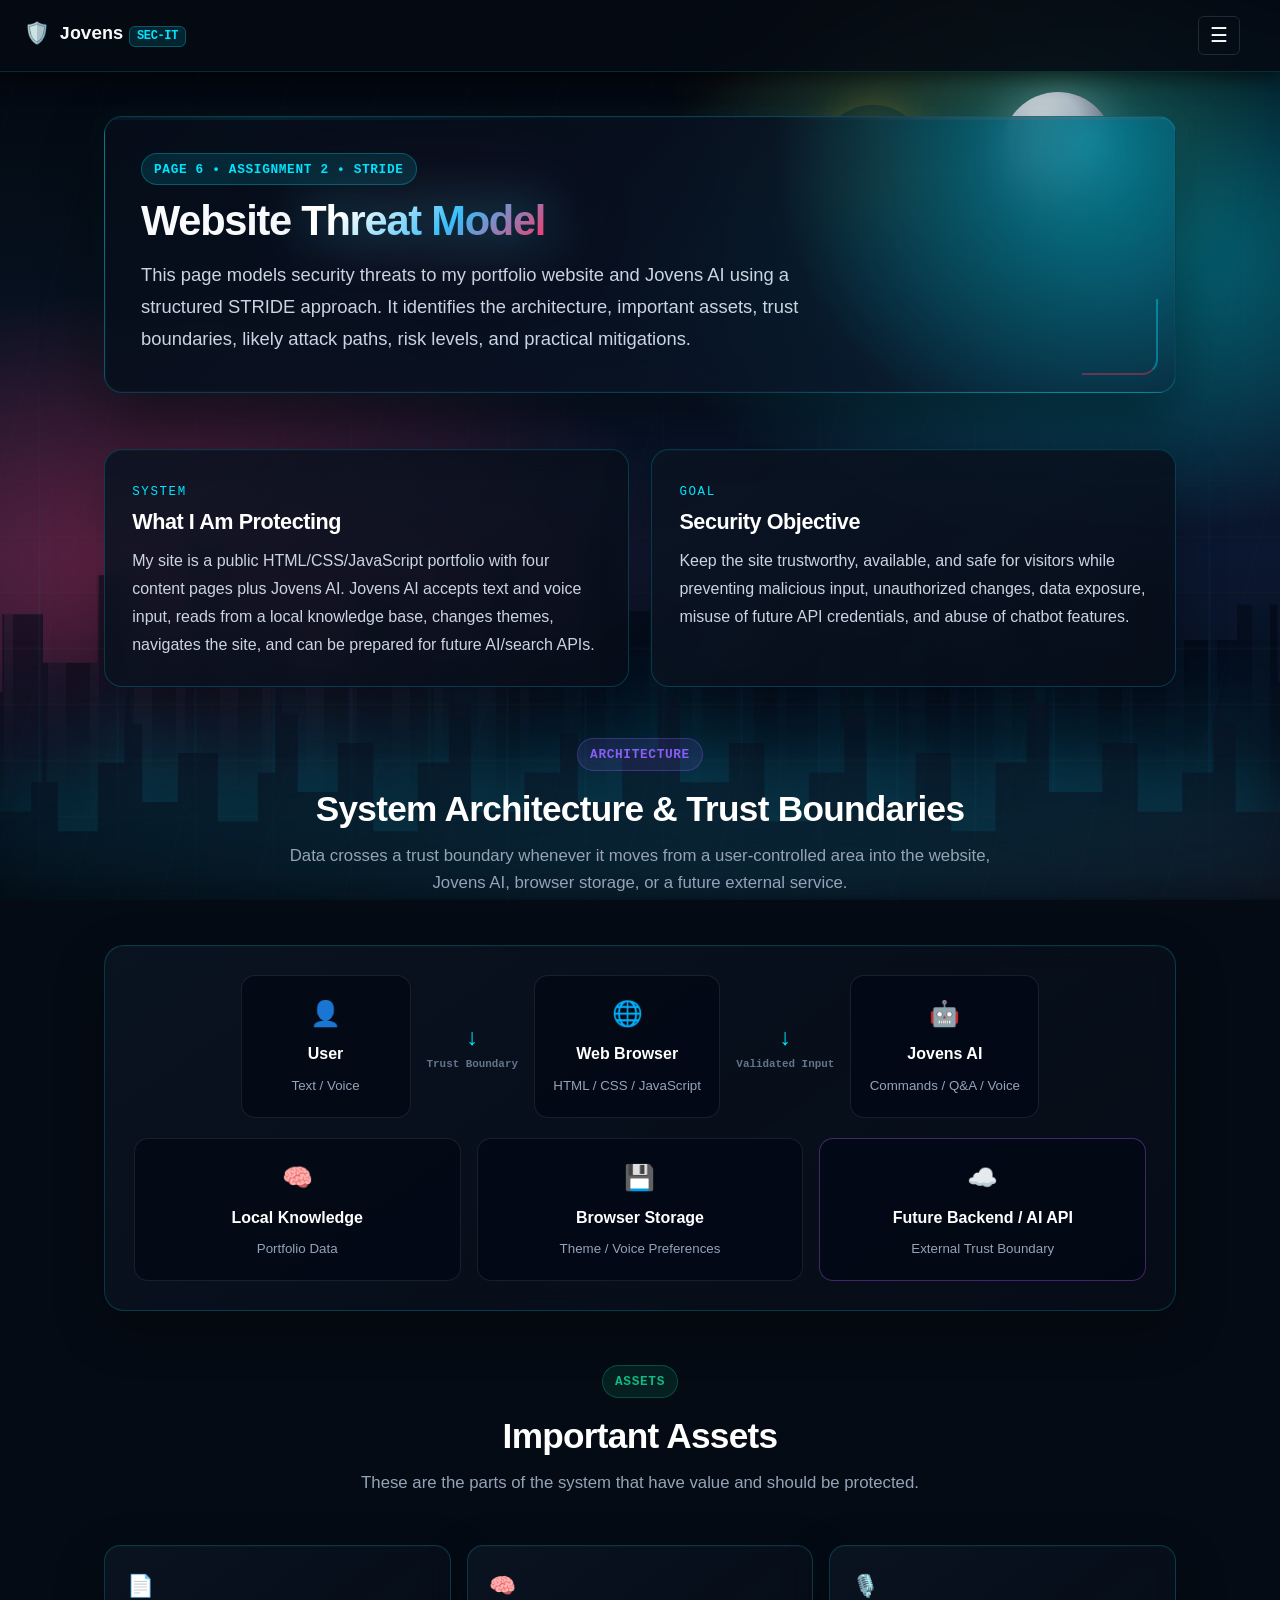
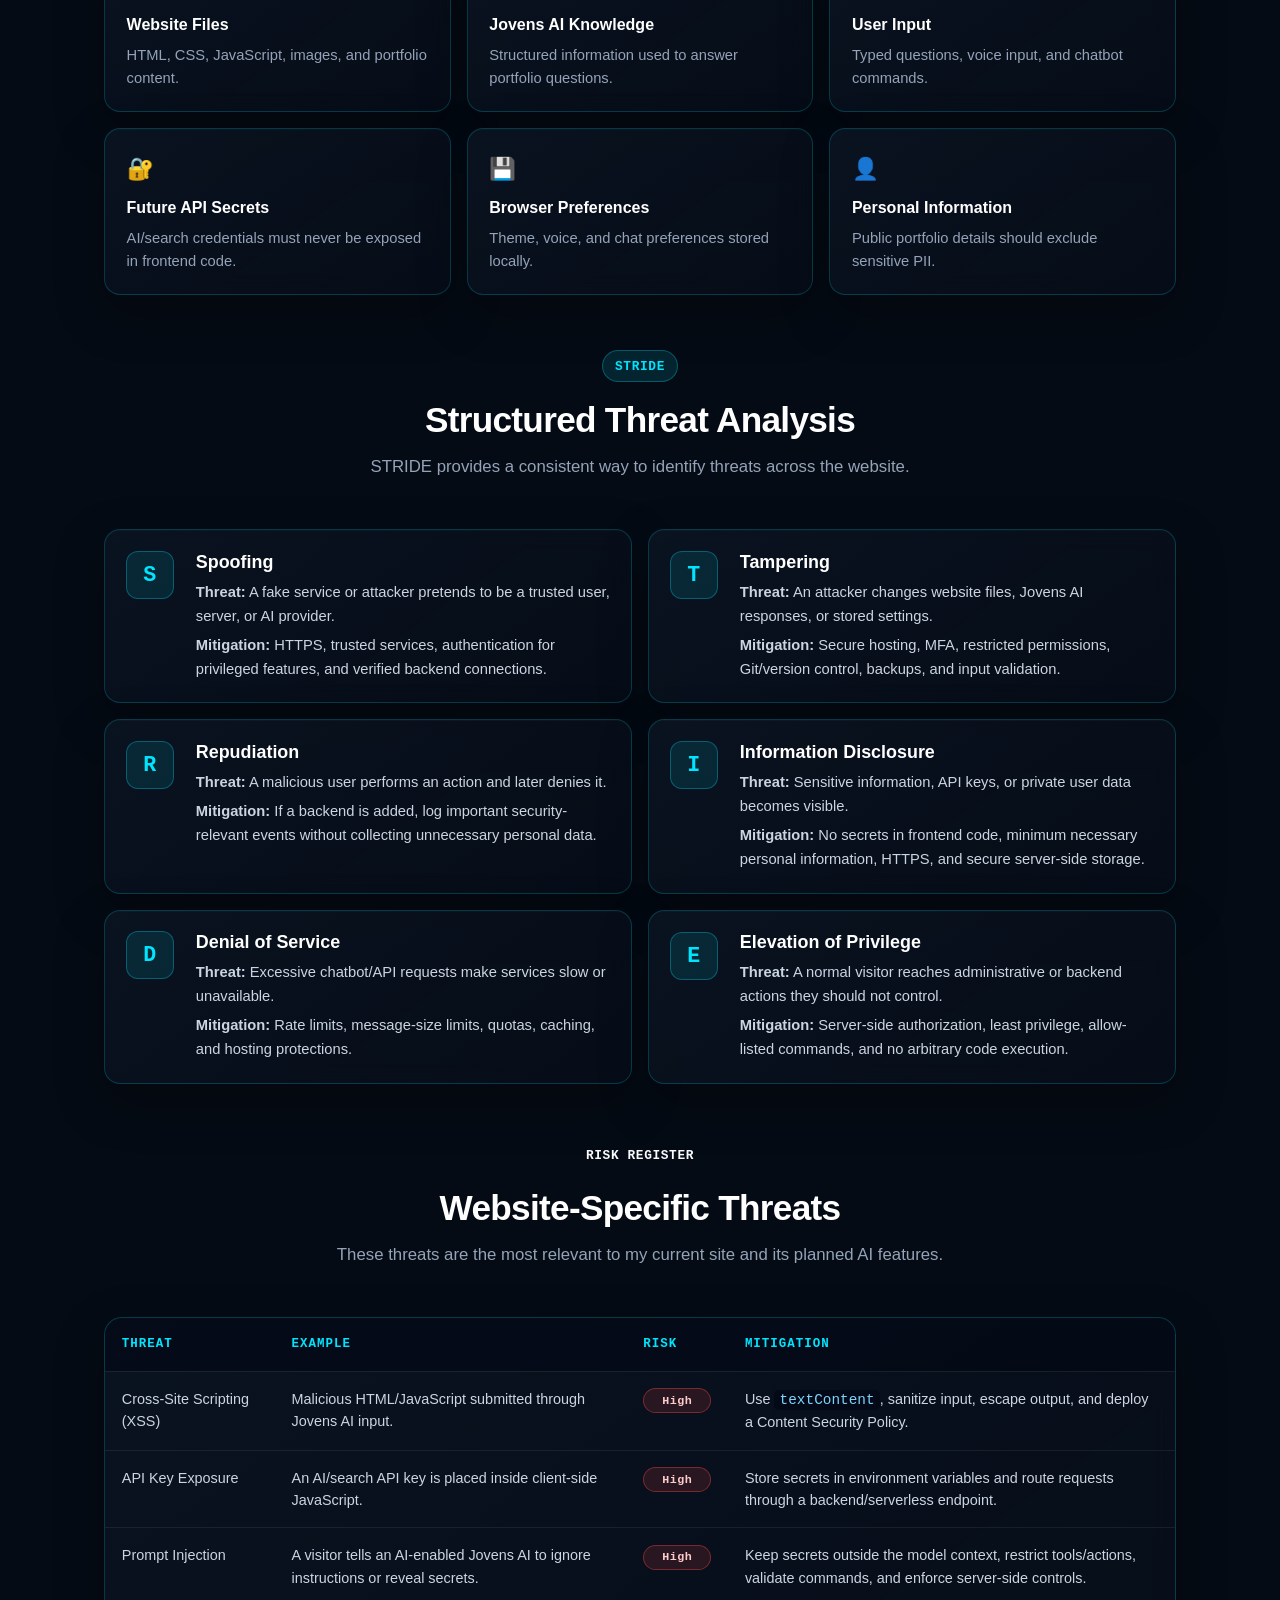
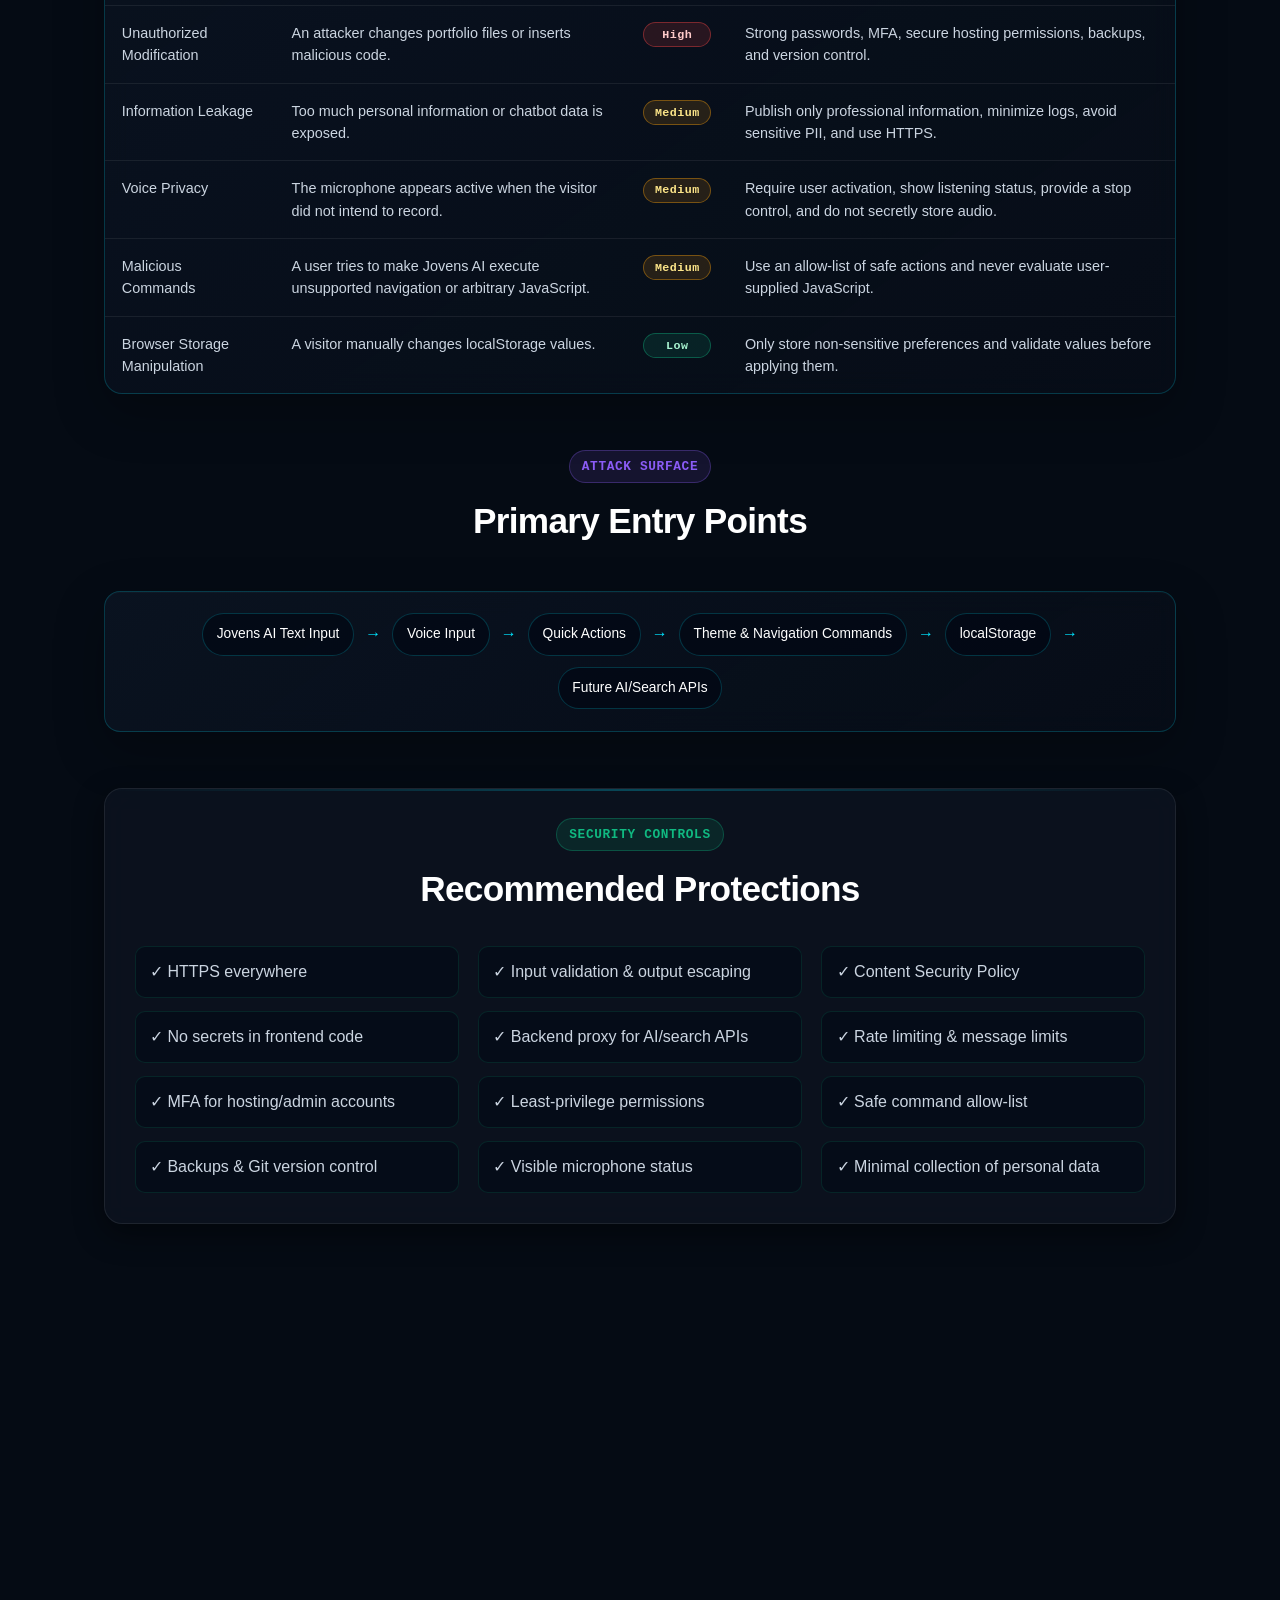
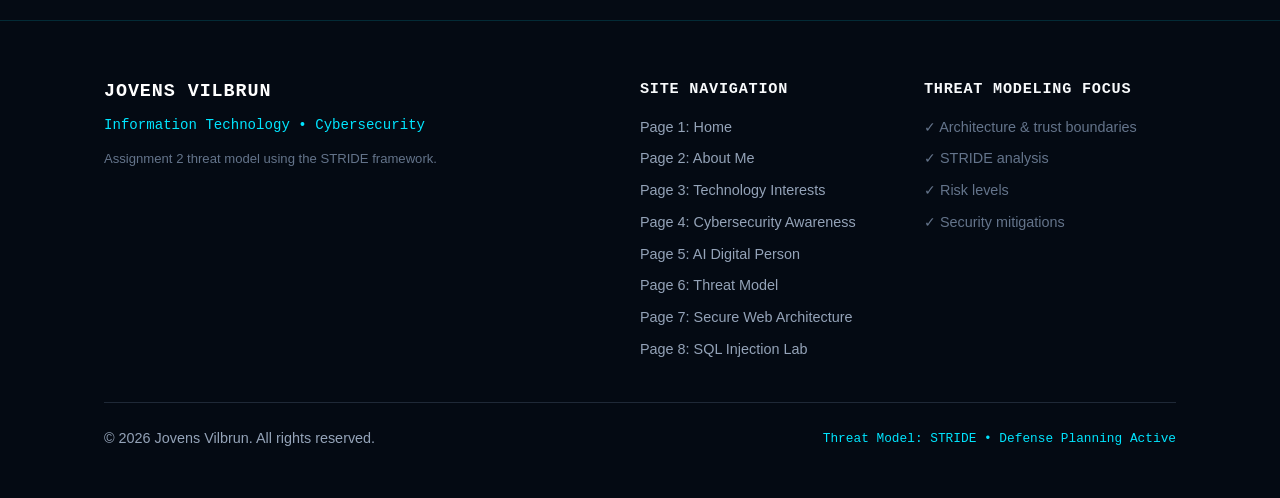
<file: threat-model.html>
<!DOCTYPE html>
<html lang="en">
<head>
  <meta charset="UTF-8">
  <meta name="viewport" content="width=device-width, initial-scale=1.0">
  <meta name="description" content="Threat model for Jovens Vilbrun's cybersecurity portfolio website using the STRIDE framework.">
  <title>Threat Model | Jovens Vilbrun - IT & Cybersecurity Portfolio</title>
  <link rel="stylesheet" href="css/styles.css">
  <link rel="stylesheet" href="css/themes.css">
</head>
<body>

  <div class="gotham-fullpage-backdrop" aria-hidden="true">
    <canvas id="gotham-ambient-canvas"></canvas>
    <div class="gotham-moon"></div>
    <div class="gotham-batsignal">
      <div class="batsignal-cone"></div>
      <div class="batsignal-target">
        <svg class="batsignal-bat-svg" viewBox="0 0 100 50">
          <path d="M50,16 C53,10 56,8 58,14 C63,12 72,14 80,22 C78,25 72,26 68,26 C75,32 72,42 63,40 C58,34 54,34 50,38 C46,34 42,34 37,40 C28,42 25,32 32,26 C28,26 22,25 20,22 C28,14 37,12 42,14 C44,8 47,10 50,16 Z"/>
        </svg>
      </div>
    </div>
    <div class="gotham-fog-fixed"></div>
    <div class="gotham-skyline-fixed">
      <svg class="gotham-skyline-svg" viewBox="0 0 1440 130" preserveAspectRatio="none">
        <defs>
          <linearGradient id="skylineGradThreat" x1="0" y1="0" x2="0" y2="1">
            <stop offset="0%" stop-color="#0f192b"/>
            <stop offset="100%" stop-color="#040810"/>
          </linearGradient>
        </defs>
        <path d="M0,130 L0,85 L35,85 L35,70 L48,70 L48,45 L52,45 L52,70 L65,70 L65,95 L110,95 L110,60 L140,60 L140,40 L143,20 L145,20 L148,40 L160,40 L160,80 L200,80 L200,55 L245,55 L245,90 L290,90 L290,65 L310,65 L310,35 L313,10 L315,10 L317,35 L335,35 L335,75 L380,75 L380,50 L420,50 L420,95 L470,95 L470,60 L505,60 L505,30 L508,15 L510,15 L512,30 L530,30 L530,85 L590,85 L590,65 L630,65 L630,45 L650,45 L650,80 L700,80 L700,55 L740,55 L740,25 L743,5 L745,5 L747,25 L765,25 L765,70 L820,70 L820,50 L860,50 L860,90 L910,90 L910,65 L950,65 L950,35 L953,18 L955,18 L957,35 L975,35 L975,80 L1030,80 L1030,55 L1070,55 L1070,95 L1120,95 L1120,60 L1155,60 L1155,30 L1158,12 L1160,12 L1162,30 L1180,30 L1180,75 L1240,75 L1240,50 L1280,50 L1280,85 L1330,85 L1330,65 L1365,65 L1365,40 L1368,22 L1370,22 L1372,40 L1390,40 L1390,85 L1440,85 L1440,130 Z" fill="url(#skylineGradThreat)"/>
      </svg>
    </div>
  </div>

  <header class="site-header">
    <div class="container nav-wrapper">
      <a href="index.html" class="site-logo">
        <span class="shield-icon">🛡️</span>
        <span>Jovens<span class="tag">SEC-IT</span></span>
      </a>
      <button class="nav-toggle" aria-label="Toggle navigation menu" aria-expanded="false">☰</button>
      <nav>
        <ul class="nav-links">
          <li><a href="login.html" class="nav-login-link">Login</a></li>
          <li><a href="index.html">Home</a></li>
          <li><a href="about.html">About Me</a></li>
          <li><a href="technology.html">Technology</a></li>
          <li><a href="cybersecurity.html">Cybersecurity</a></li>
          <li><a href="digital-person.html">AI Digital Person</a></li>
          <li><a href="threat-model.html" class="active">Threat Model</a></li>
          <li><a href="secure-architecture.html">Secure Architecture</a></li>
          <li><a href="phishing-ml-project.html">Phishing ML</a></li>
        <li><a href="assignment6.html">Cross-Site Scripting (XSS) Security</a></li>
        <li><a href="sql-injection-lab.html">SQL Injection Lab</a></li>
        </ul>
      </nav>
    </div>
  </header>

  <main style="padding:0;">
    <div class="container">
      <section class="page-hero-banner">
        <div class="hero-glass-card threat-hero">
          <span class="badge badge-cyan" style="margin-bottom:.6rem;">PAGE 6 • ASSIGNMENT 2 • STRIDE</span>
          <h1 style="font-size:2.6rem;margin-bottom:.75rem;">Website <span class="gotham-glow-text">Threat Model</span></h1>
          <p class="lead" style="margin-bottom:0;color:#cbd5e1;line-height:1.75;">This page models security threats to my portfolio website and Jovens AI using a structured STRIDE approach. It identifies the architecture, important assets, trust boundaries, likely attack paths, risk levels, and practical mitigations.</p>
        </div>
      </section>

      <section class="threat-overview-grid reveal-on-scroll">
        <article class="threat-summary-card">
          <span class="threat-kicker">SYSTEM</span>
          <h2>What I Am Protecting</h2>
          <p>My site is a public HTML/CSS/JavaScript portfolio with four content pages plus Jovens AI. Jovens AI accepts text and voice input, reads from a local knowledge base, changes themes, navigates the site, and can be prepared for future AI/search APIs.</p>
        </article>
        <article class="threat-summary-card">
          <span class="threat-kicker">GOAL</span>
          <h2>Security Objective</h2>
          <p>Keep the site trustworthy, available, and safe for visitors while preventing malicious input, unauthorized changes, data exposure, misuse of future API credentials, and abuse of chatbot features.</p>
        </article>
      </section>

      <section class="reveal-on-scroll">
        <div class="section-headline">
          <span class="badge badge-purple">Architecture</span>
          <h2>System Architecture &amp; Trust Boundaries</h2>
          <p>Data crosses a trust boundary whenever it moves from a user-controlled area into the website, Jovens AI, browser storage, or a future external service.</p>
        </div>
        <div class="architecture-card">
          <div class="arch-row">
            <div class="arch-node"><span>👤</span><strong>User</strong><small>Text / Voice</small></div>
            <div class="arch-arrow">↓<em>Trust Boundary</em></div>
            <div class="arch-node"><span>🌐</span><strong>Web Browser</strong><small>HTML / CSS / JavaScript</small></div>
            <div class="arch-arrow">↓<em>Validated Input</em></div>
            <div class="arch-node"><span>🤖</span><strong>Jovens AI</strong><small>Commands / Q&amp;A / Voice</small></div>
          </div>
          <div class="arch-branches">
            <div class="arch-node"><span>🧠</span><strong>Local Knowledge</strong><small>Portfolio Data</small></div>
            <div class="arch-node"><span>💾</span><strong>Browser Storage</strong><small>Theme / Voice Preferences</small></div>
            <div class="arch-node future-node"><span>☁️</span><strong>Future Backend / AI API</strong><small>External Trust Boundary</small></div>
          </div>
        </div>
      </section>

      <section class="reveal-on-scroll">
        <div class="section-headline">
          <span class="badge badge-emerald">Assets</span>
          <h2>Important Assets</h2>
          <p>These are the parts of the system that have value and should be protected.</p>
        </div>
        <div class="asset-grid">
          <div class="asset-card"><span>📄</span><strong>Website Files</strong><p>HTML, CSS, JavaScript, images, and portfolio content.</p></div>
          <div class="asset-card"><span>🧠</span><strong>Jovens AI Knowledge</strong><p>Structured information used to answer portfolio questions.</p></div>
          <div class="asset-card"><span>🎙️</span><strong>User Input</strong><p>Typed questions, voice input, and chatbot commands.</p></div>
          <div class="asset-card"><span>🔐</span><strong>Future API Secrets</strong><p>AI/search credentials must never be exposed in frontend code.</p></div>
          <div class="asset-card"><span>💾</span><strong>Browser Preferences</strong><p>Theme, voice, and chat preferences stored locally.</p></div>
          <div class="asset-card"><span>👤</span><strong>Personal Information</strong><p>Public portfolio details should exclude sensitive PII.</p></div>
        </div>
      </section>

      <section class="reveal-on-scroll">
        <div class="section-headline">
          <span class="badge badge-cyan">STRIDE</span>
          <h2>Structured Threat Analysis</h2>
          <p>STRIDE provides a consistent way to identify threats across the website.</p>
        </div>
        <div class="stride-grid">
          <article class="stride-card"><div class="stride-letter">S</div><div><h3>Spoofing</h3><p><strong>Threat:</strong> A fake service or attacker pretends to be a trusted user, server, or AI provider.</p><p><strong>Mitigation:</strong> HTTPS, trusted services, authentication for privileged features, and verified backend connections.</p></div></article>
          <article class="stride-card"><div class="stride-letter">T</div><div><h3>Tampering</h3><p><strong>Threat:</strong> An attacker changes website files, Jovens AI responses, or stored settings.</p><p><strong>Mitigation:</strong> Secure hosting, MFA, restricted permissions, Git/version control, backups, and input validation.</p></div></article>
          <article class="stride-card"><div class="stride-letter">R</div><div><h3>Repudiation</h3><p><strong>Threat:</strong> A malicious user performs an action and later denies it.</p><p><strong>Mitigation:</strong> If a backend is added, log important security-relevant events without collecting unnecessary personal data.</p></div></article>
          <article class="stride-card"><div class="stride-letter">I</div><div><h3>Information Disclosure</h3><p><strong>Threat:</strong> Sensitive information, API keys, or private user data becomes visible.</p><p><strong>Mitigation:</strong> No secrets in frontend code, minimum necessary personal information, HTTPS, and secure server-side storage.</p></div></article>
          <article class="stride-card"><div class="stride-letter">D</div><div><h3>Denial of Service</h3><p><strong>Threat:</strong> Excessive chatbot/API requests make services slow or unavailable.</p><p><strong>Mitigation:</strong> Rate limits, message-size limits, quotas, caching, and hosting protections.</p></div></article>
          <article class="stride-card"><div class="stride-letter">E</div><div><h3>Elevation of Privilege</h3><p><strong>Threat:</strong> A normal visitor reaches administrative or backend actions they should not control.</p><p><strong>Mitigation:</strong> Server-side authorization, least privilege, allow-listed commands, and no arbitrary code execution.</p></div></article>
        </div>
      </section>

      <section class="reveal-on-scroll">
        <div class="section-headline">
          <span class="badge badge-red">Risk Register</span>
          <h2>Website-Specific Threats</h2>
          <p>These threats are the most relevant to my current site and its planned AI features.</p>
        </div>
        <div class="threat-table-wrap">
          <table class="threat-table">
            <thead><tr><th>Threat</th><th>Example</th><th>Risk</th><th>Mitigation</th></tr></thead>
            <tbody>
              <tr><td>Cross-Site Scripting (XSS)</td><td>Malicious HTML/JavaScript submitted through Jovens AI input.</td><td><span class="risk risk-high">High</span></td><td>Use <code>textContent</code>, sanitize input, escape output, and deploy a Content Security Policy.</td></tr>
              <tr><td>API Key Exposure</td><td>An AI/search API key is placed inside client-side JavaScript.</td><td><span class="risk risk-high">High</span></td><td>Store secrets in environment variables and route requests through a backend/serverless endpoint.</td></tr>
              <tr><td>Prompt Injection</td><td>A visitor tells an AI-enabled Jovens AI to ignore instructions or reveal secrets.</td><td><span class="risk risk-high">High</span></td><td>Keep secrets outside the model context, restrict tools/actions, validate commands, and enforce server-side controls.</td></tr>
              <tr><td>Unauthorized Modification</td><td>An attacker changes portfolio files or inserts malicious code.</td><td><span class="risk risk-high">High</span></td><td>Strong passwords, MFA, secure hosting permissions, backups, and version control.</td></tr>
              <tr><td>Information Leakage</td><td>Too much personal information or chatbot data is exposed.</td><td><span class="risk risk-medium">Medium</span></td><td>Publish only professional information, minimize logs, avoid sensitive PII, and use HTTPS.</td></tr>
              <tr><td>Voice Privacy</td><td>The microphone appears active when the visitor did not intend to record.</td><td><span class="risk risk-medium">Medium</span></td><td>Require user activation, show listening status, provide a stop control, and do not secretly store audio.</td></tr>
              <tr><td>Malicious Commands</td><td>A user tries to make Jovens AI execute unsupported navigation or arbitrary JavaScript.</td><td><span class="risk risk-medium">Medium</span></td><td>Use an allow-list of safe actions and never evaluate user-supplied JavaScript.</td></tr>
              <tr><td>Browser Storage Manipulation</td><td>A visitor manually changes localStorage values.</td><td><span class="risk risk-low">Low</span></td><td>Only store non-sensitive preferences and validate values before applying them.</td></tr>
            </tbody>
          </table>
        </div>
      </section>

      <section class="reveal-on-scroll">
        <div class="section-headline">
          <span class="badge badge-purple">Attack Surface</span>
          <h2>Primary Entry Points</h2>
        </div>
        <div class="attack-surface-flow">
          <span>Jovens AI Text Input</span><b>→</b><span>Voice Input</span><b>→</b><span>Quick Actions</span><b>→</b><span>Theme &amp; Navigation Commands</span><b>→</b><span>localStorage</span><b>→</b><span>Future AI/Search APIs</span>
        </div>
      </section>

      <section class="card reveal-on-scroll threat-controls" style="margin-bottom:4rem;">
        <div class="section-headline" style="margin-bottom:1.4rem;">
          <span class="badge badge-emerald">Security Controls</span>
          <h2>Recommended Protections</h2>
        </div>
        <div class="controls-grid">
          <div>✓ HTTPS everywhere</div><div>✓ Input validation &amp; output escaping</div><div>✓ Content Security Policy</div><div>✓ No secrets in frontend code</div><div>✓ Backend proxy for AI/search APIs</div><div>✓ Rate limiting &amp; message limits</div><div>✓ MFA for hosting/admin accounts</div><div>✓ Least-privilege permissions</div><div>✓ Safe command allow-list</div><div>✓ Backups &amp; Git version control</div><div>✓ Visible microphone status</div><div>✓ Minimal collection of personal data</div>
        </div>
      </section>

      <section class="card reveal-on-scroll threat-conclusion" style="margin-bottom:5rem;">
        <span class="badge badge-cyan">Conclusion</span>
        <h2>Overall Assessment</h2>
        <p>Overall, my website is fairly low risk because it is mainly a public portfolio. The biggest security concerns come from Jovens AI, user input, voice features, and any future AI connections. I can reduce these risks by validating input, protecting API keys, using HTTPS, and limiting what Jovens AI is allowed to do.</p>
      </section>
    </div>
  </main>

  <footer class="site-footer gotham-footer">
    <div class="container">
      <div class="footer-grid">
        <div class="footer-col">
          <h5 style="color:#fff;font-size:1.15rem;margin-bottom:.4rem;">Jovens Vilbrun</h5>
          <p style="color:var(--accent-cyan);font-family:var(--font-mono);font-size:.88rem;margin-bottom:.75rem;">Information Technology &bull; Cybersecurity</p>
          <p class="footer-disclaimer">Assignment 2 threat model using the STRIDE framework.</p>
        </div>
        <div class="footer-col">
          <h5>Site Navigation</h5>
          <ul>
            <li><a href="index.html">Page 1: Home</a></li>
            <li><a href="about.html">Page 2: About Me</a></li>
            <li><a href="technology.html">Page 3: Technology Interests</a></li>
            <li><a href="cybersecurity.html">Page 4: Cybersecurity Awareness</a></li>
            <li><a href="digital-person.html">Page 5: AI Digital Person</a></li>
            <li><a href="threat-model.html">Page 6: Threat Model</a></li>
            <li><a href="secure-architecture.html">Page 7: Secure Web Architecture</a></li><li><a href="sql-injection-lab.html">Page 8: SQL Injection Lab</a></li>
          </ul>
        </div>
        <div class="footer-col">
          <h5>Threat Modeling Focus</h5>
          <ul>
            <li>✓ Architecture &amp; trust boundaries</li>
            <li>✓ STRIDE analysis</li>
            <li>✓ Risk levels</li>
            <li>✓ Security mitigations</li>
          </ul>
        </div>
      </div>
      <div class="footer-bottom"><p>&copy; <span id="current-year">2026</span> Jovens Vilbrun. All rights reserved.</p><p style="font-family:var(--font-mono);font-size:.8rem;color:var(--accent-cyan);">Threat Model: STRIDE • Defense Planning Active</p></div>
    </div>
  </footer>

  <script src="js/main.js"></script>
  <script src="js/themes.js"></script>
  <script src="js/knowledge.js"></script>
  <script src="js/chatbot.js"></script>
</body>
</html>
</file>
<file: css/styles.css>
/* ==========================================================================
   Cybersecurity & IT Personal Portfolio - Stylesheet
   Modern, Accessible, Responsive Design with Dark Cybersecurity Theme
   ========================================================================== */

/* --- CSS Variables & Design Tokens --- */
:root {
  --bg-primary: #0b0f19;
  --bg-secondary: #111827;
  --bg-card: rgba(17, 24, 39, 0.85);
  --bg-card-hover: rgba(31, 41, 55, 0.9);
  --border-color: #1f2937;
  --border-accent: rgba(0, 229, 255, 0.25);
  
  --accent-cyan: #00e5ff;
  --accent-blue: #3b82f6;
  --accent-emerald: #10b981;
  --accent-purple: #8b5cf6;
  --accent-amber: #f59e0b;
  --accent-red: #ef4444;
  --accent-crimson: #ff3366;
  --accent-gold: #f59e0b;
  
  --bg-hero: #050b14;
  --bg-projects: #0a1220;
  --bg-tech: #08101b;
  --bg-goals: #0d1420;
  --bg-footer: #050b14;
  
  --glow-cyan: rgba(0, 229, 255, 0.45);
  --glow-crimson: rgba(255, 51, 102, 0.4);

  --text-primary: #f9fafb;
  --text-secondary: #9ca3af;
  --text-muted: #6b7280;
  --text-cyan: #38bdf8;
  
  --font-sans: -apple-system, BlinkMacSystemFont, "Segoe UI", Roboto, "Helvetica Neue", Arial, sans-serif;
  --font-mono: "SFMono-Regular", Consolas, "Liberation Mono", Menlo, Courier, monospace;
  
  --radius-sm: 6px;
  --radius-md: 12px;
  --radius-lg: 18px;
  
  --shadow-card: 0 10px 25px -5px rgba(0, 0, 0, 0.5), 0 8px 10px -6px rgba(0, 0, 0, 0.5);
  --shadow-glow: 0 0 20px rgba(0, 229, 255, 0.15);
  
  --max-width: 1120px;
  --transition: all 0.25s cubic-bezier(0.16, 1, 0.3, 1);
}

/* --- Base Resets --- */
*, *::before, *::after {
  box-sizing: border-box;
  margin: 0;
  padding: 0;
}

html {
  font-size: 16px;
  scroll-behavior: smooth;
}

body {
  font-family: var(--font-sans);
  background-color: var(--bg-hero);
  color: var(--text-primary);
  line-height: 1.65;
  min-height: 100vh;
  display: flex;
  flex-direction: column;
  position: relative;
  overflow-x: hidden;
}

/* --- Layout Container --- */
.container {
  width: 100%;
  max-width: var(--max-width);
  margin-left: auto;
  margin-right: auto;
  padding-left: 1.5rem;
  padding-right: 1.5rem;
  position: relative;
  z-index: 2;
}

/* --- Navigation Header --- */
.site-header {
  background-color: rgba(5, 11, 20, 0.88);
  backdrop-filter: blur(14px);
  -webkit-backdrop-filter: blur(14px);
  border-bottom: 1px solid rgba(0, 229, 255, 0.15);
  position: sticky;
  top: 0;
  z-index: 100;
  padding: 1rem 0;
  box-shadow: 0 4px 20px rgba(0, 0, 0, 0.6);
}

.nav-wrapper {
  display: flex;
  align-items: center;
  justify-content: space-between;
}

.site-logo {
  display: flex;
  align-items: center;
  gap: 0.6rem;
  font-family: var(--font-mono);
  font-size: 1.15rem;
  font-weight: 700;
  color: var(--text-primary);
  text-decoration: none;
  letter-spacing: -0.02em;
}

.site-logo .shield-icon {
  color: var(--accent-cyan);
  font-size: 1.3rem;
}

.site-logo span.tag {
  background: rgba(0, 229, 255, 0.12);
  color: var(--accent-cyan);
  border: 1px solid var(--border-accent);
  padding: 0.15rem 0.45rem;
  border-radius: var(--radius-sm);
  font-size: 0.75rem;
  margin-left: 0.35rem;
}

.nav-links {
  display: flex;
  list-style: none;
  gap: 1.5rem;
  align-items: center;
}

.nav-links a {
  color: var(--text-secondary);
  text-decoration: none;
  font-weight: 500;
  font-size: 0.95rem;
  padding: 0.4rem 0.8rem;
  border-radius: var(--radius-sm);
  transition: var(--transition);
}

.nav-links a:hover {
  color: var(--text-primary);
  background: rgba(255, 255, 255, 0.05);
}

.nav-links a.active {
  color: var(--accent-cyan);
  background: rgba(0, 229, 255, 0.1);
  border: 1px solid var(--border-accent);
}

/* Mobile Nav Toggle */
.nav-toggle {
  display: none;
  background: transparent;
  border: 1px solid var(--border-color);
  color: var(--text-primary);
  font-size: 1.25rem;
  padding: 0.4rem 0.7rem;
  border-radius: var(--radius-sm);
  cursor: pointer;
}

/* --- Main Content Area --- */
main {
  flex: 1;
  padding: 2.5rem 0 4rem;
}

/* --- Typography & Headings --- */
h1, h2, h3, h4 {
  color: var(--text-primary);
  font-weight: 700;
  line-height: 1.25;
}

h1 {
  font-size: 2.35rem;
  margin-bottom: 1rem;
  letter-spacing: -0.03em;
}

h2 {
  font-size: 1.7rem;
  margin-bottom: 1rem;
  letter-spacing: -0.02em;
}

h3 {
  font-size: 1.25rem;
  margin-bottom: 0.5rem;
}

p {
  color: var(--text-secondary);
  margin-bottom: 1rem;
}

.lead {
  font-size: 1.15rem;
  color: #d1d5db;
  max-width: 720px;
}

.badge {
  display: inline-flex;
  align-items: center;
  gap: 0.35rem;
  padding: 0.3rem 0.75rem;
  border-radius: 9999px;
  font-size: 0.8rem;
  font-family: var(--font-mono);
  font-weight: 600;
  text-transform: uppercase;
  letter-spacing: 0.05em;
  margin-bottom: 1rem;
}

.badge-cyan {
  background: rgba(0, 229, 255, 0.12);
  color: var(--accent-cyan);
  border: 1px solid var(--border-accent);
}

.badge-emerald {
  background: rgba(16, 185, 129, 0.12);
  color: var(--accent-emerald);
  border: 1px solid rgba(16, 185, 129, 0.3);
}

.badge-purple {
  background: rgba(139, 92, 246, 0.12);
  color: var(--accent-purple);
  border: 1px solid rgba(139, 92, 246, 0.3);
}

/* --- Hero Section --- */
.hero {
  padding: 2.5rem 0 3rem;
  border-bottom: 1px solid var(--border-color);
  margin-bottom: 2.5rem;
}

.hero-grid {
  display: grid;
  grid-template-columns: 1.3fr 0.9fr;
  gap: 2.5rem;
  align-items: center;
}

.hero-meta {
  display: flex;
  flex-wrap: wrap;
  gap: 0.75rem;
  margin: 1.25rem 0;
}

.meta-pill {
  display: inline-flex;
  align-items: center;
  gap: 0.5rem;
  background: var(--bg-secondary);
  border: 1px solid var(--border-color);
  padding: 0.4rem 0.85rem;
  border-radius: var(--radius-md);
  font-size: 0.875rem;
  color: var(--text-primary);
}

.meta-pill span.icon {
  color: var(--accent-cyan);
}

.hero-cta {
  display: flex;
  gap: 1rem;
  margin-top: 1.75rem;
  flex-wrap: wrap;
}

/* --- Buttons --- */
.btn {
  display: inline-flex;
  align-items: center;
  justify-content: center;
  gap: 0.5rem;
  padding: 0.65rem 1.3rem;
  border-radius: var(--radius-md);
  font-weight: 600;
  font-size: 0.95rem;
  text-decoration: none;
  cursor: pointer;
  transition: var(--transition);
  border: 1px solid transparent;
}

.btn-primary {
  background: linear-gradient(135deg, var(--accent-cyan), var(--accent-blue));
  color: #0b0f19;
  font-weight: 700;
}

.btn-primary:hover {
  transform: translateY(-2px);
  box-shadow: 0 4px 15px rgba(0, 229, 255, 0.4);
}

.btn-outline {
  background: transparent;
  color: var(--text-primary);
  border-color: var(--border-color);
}

.btn-outline:hover {
  background: var(--bg-secondary);
  border-color: var(--accent-cyan);
  color: var(--accent-cyan);
}

/* --- Terminal / Feature Card Component --- */
.terminal-window {
  background: var(--bg-secondary);
  border: 1px solid var(--border-color);
  border-radius: var(--radius-lg);
  overflow: hidden;
  box-shadow: var(--shadow-card), var(--shadow-glow);
}

.terminal-header {
  background: #1e293b;
  padding: 0.6rem 1rem;
  display: flex;
  align-items: center;
  gap: 0.5rem;
  border-bottom: 1px solid var(--border-color);
}

.terminal-dot {
  width: 11px;
  height: 11px;
  border-radius: 50%;
}

.terminal-dot.red { background-color: #ef4444; }
.terminal-dot.yellow { background-color: #f59e0b; }
.terminal-dot.green { background-color: #10b981; }

.terminal-title {
  font-family: var(--font-mono);
  font-size: 0.8rem;
  color: var(--text-secondary);
  margin-left: 0.5rem;
}

.terminal-body {
  padding: 1.25rem;
  font-family: var(--font-mono);
  font-size: 0.88rem;
  line-height: 1.6;
  color: #e2e8f0;
}

.terminal-body .cmd {
  color: var(--accent-cyan);
}

.terminal-body .output {
  color: var(--text-secondary);
  margin-top: 0.35rem;
  margin-bottom: 0.75rem;
}

/* --- Cards & Grid Layouts --- */
.grid-2 {
  display: grid;
  grid-template-columns: repeat(2, 1fr);
  gap: 1.5rem;
}

.grid-3 {
  display: grid;
  grid-template-columns: repeat(3, 1fr);
  gap: 1.5rem;
}

.grid-4 {
  display: grid;
  grid-template-columns: repeat(4, 1fr);
  gap: 1.25rem;
}

.card {
  background: rgba(13, 20, 32, 0.78);
  backdrop-filter: blur(14px);
  -webkit-backdrop-filter: blur(14px);
  border: 1px solid rgba(255, 255, 255, 0.08);
  border-radius: var(--radius-lg);
  padding: 1.85rem;
  box-shadow: 0 10px 30px rgba(0, 0, 0, 0.45);
  transition: var(--transition);
  display: flex;
  flex-direction: column;
  position: relative;
  overflow: hidden;
}

.card::before {
  content: "";
  position: absolute;
  top: 0;
  left: 0;
  right: 0;
  height: 2px;
  background: linear-gradient(90deg, transparent, rgba(0, 229, 255, 0.4), transparent);
  opacity: 0.65;
}

.card:hover {
  border-color: rgba(0, 229, 255, 0.4);
  transform: translateY(-4px);
  background: rgba(18, 28, 48, 0.92);
  box-shadow: 0 16px 40px rgba(0, 0, 0, 0.65), 0 0 25px rgba(0, 229, 255, 0.16);
}

.card-icon {
  font-size: 1.8rem;
  margin-bottom: 1rem;
  display: inline-block;
}

.card-title {
  font-size: 1.25rem;
  margin-bottom: 0.6rem;
  color: #ffffff;
}

.card-text {
  font-size: 0.95rem;
  color: var(--text-secondary);
  flex: 1;
}

/* --- Highlight Fact Card --- */
.fact-box {
  background: rgba(13, 20, 32, 0.8);
  backdrop-filter: blur(14px);
  -webkit-backdrop-filter: blur(14px);
  border: 1px solid rgba(0, 229, 255, 0.28);
  border-radius: var(--radius-lg);
  padding: 1.65rem;
  margin: 2rem 0;
  display: flex;
  align-items: flex-start;
  gap: 1.25rem;
  box-shadow: 0 10px 30px rgba(0, 0, 0, 0.5), 0 0 20px rgba(0, 229, 255, 0.12);
  position: relative;
  overflow: hidden;
}

.fact-box::before {
  content: "";
  position: absolute;
  top: 0;
  left: 0;
  width: 4px;
  height: 100%;
  background: linear-gradient(to bottom, var(--accent-cyan), var(--accent-purple));
}

.fact-icon {
  font-size: 2rem;
  line-height: 1;
}

.fact-content h4 {
  color: var(--accent-cyan);
  font-size: 1.05rem;
  margin-bottom: 0.35rem;
  text-transform: uppercase;
  letter-spacing: 0.05em;
  font-family: var(--font-mono);
}

.fact-content p {
  color: var(--text-primary);
  margin-bottom: 0;
  font-size: 1rem;
}

/* --- Privacy Requirement Alert Banner --- */
.privacy-alert {
  background: rgba(24, 12, 18, 0.85);
  backdrop-filter: blur(14px);
  -webkit-backdrop-filter: blur(14px);
  border: 1px solid rgba(255, 51, 102, 0.35);
  border-left: 5px solid var(--accent-crimson);
  border-radius: var(--radius-md);
  padding: 1.75rem;
  margin: 2rem 0;
  box-shadow: 0 10px 30px rgba(0, 0, 0, 0.5), 0 0 25px rgba(255, 51, 102, 0.14);
}

.privacy-header {
  display: flex;
  align-items: center;
  gap: 0.75rem;
  color: #fca5a5;
  margin-bottom: 0.75rem;
}

.privacy-header h3 {
  color: #fecaca;
  font-size: 1.15rem;
  margin-bottom: 0;
}

.privacy-body p {
  color: #e5e7eb;
  font-size: 0.95rem;
}

.privacy-checklist {
  list-style: none;
  display: grid;
  grid-template-columns: repeat(auto-fit, minmax(220px, 1fr));
  gap: 0.6rem;
  margin-top: 1rem;
}

.privacy-checklist li {
  font-size: 0.88rem;
  color: #d1d5db;
  display: flex;
  align-items: center;
  gap: 0.5rem;
}

.privacy-checklist li span.cross {
  color: var(--accent-red);
  font-weight: bold;
}

/* --- Q&A Accordion / Cards (Pages 3 & 4) --- */
.qa-card {
  background: rgba(13, 20, 32, 0.8);
  backdrop-filter: blur(14px);
  -webkit-backdrop-filter: blur(14px);
  border: 1px solid rgba(255, 255, 255, 0.08);
  border-radius: var(--radius-lg);
  padding: 2rem;
  margin-bottom: 1.85rem;
  box-shadow: 0 10px 30px rgba(0, 0, 0, 0.5);
  position: relative;
  overflow: hidden;
  transition: var(--transition);
}

.qa-card::before {
  content: "";
  position: absolute;
  top: 0;
  left: 0;
  width: 4px;
  height: 100%;
  background: linear-gradient(to bottom, var(--accent-cyan), var(--accent-crimson));
}

.qa-card:hover {
  border-color: rgba(0, 229, 255, 0.35);
  transform: translateY(-3px);
  background: rgba(17, 26, 44, 0.92);
  box-shadow: 0 15px 35px rgba(0, 0, 0, 0.65), 0 0 25px rgba(0, 229, 255, 0.14);
}

.qa-question-num {
  font-family: var(--font-mono);
  color: var(--accent-cyan);
  font-size: 0.85rem;
  text-transform: uppercase;
  letter-spacing: 0.08em;
  margin-bottom: 0.4rem;
}

.qa-question-title {
  font-size: 1.3rem;
  color: var(--text-primary);
  margin-bottom: 1rem;
}

.qa-answer {
  color: #d1d5db;
  font-size: 1rem;
  line-height: 1.75;
}

.qa-answer strong {
  color: var(--text-primary);
}

.qa-tag-list {
  display: flex;
  flex-wrap: wrap;
  gap: 0.5rem;
  margin-top: 1.25rem;
}

.qa-tag {
  background: rgba(255, 255, 255, 0.05);
  border: 1px solid var(--border-color);
  padding: 0.25rem 0.65rem;
  border-radius: var(--radius-sm);
  font-size: 0.8rem;
  font-family: var(--font-mono);
  color: var(--text-secondary);
}

/* --- Skills Tags --- */
.skill-group {
  margin-bottom: 1.5rem;
}

.skill-group h4 {
  font-size: 0.95rem;
  text-transform: uppercase;
  color: var(--text-muted);
  letter-spacing: 0.05em;
  margin-bottom: 0.75rem;
}

.skill-tags {
  display: flex;
  flex-wrap: wrap;
  gap: 0.6rem;
}

.skill-tag {
  background: var(--bg-secondary);
  border: 1px solid var(--border-color);
  color: var(--text-primary);
  padding: 0.4rem 0.85rem;
  border-radius: var(--radius-sm);
  font-size: 0.88rem;
  font-family: var(--font-mono);
}

/* --- Section Dividers & Headers --- */
.section-header {
  margin-bottom: 2rem;
}

.section-header p {
  font-size: 1.05rem;
}

/* --- Footer --- */
.site-footer {
  background: var(--bg-secondary);
  border-top: 1px solid var(--border-color);
  padding: 2.5rem 0 2rem;
  margin-top: auto;
  font-size: 0.9rem;
  color: var(--text-muted);
}

.footer-grid {
  display: grid;
  grid-template-columns: 2fr 1fr 1fr;
  gap: 2rem;
  margin-bottom: 2rem;
}

.footer-col h5 {
  color: var(--text-primary);
  font-size: 0.95rem;
  margin-bottom: 0.85rem;
  font-family: var(--font-mono);
  text-transform: uppercase;
  letter-spacing: 0.05em;
}

.footer-col ul {
  list-style: none;
}

.footer-col ul li {
  margin-bottom: 0.5rem;
}

.footer-col ul li a {
  color: var(--text-secondary);
  text-decoration: none;
  transition: var(--transition);
}

.footer-col ul li a:hover {
  color: var(--accent-cyan);
}

.footer-bottom {
  padding-top: 1.5rem;
  border-top: 1px solid var(--border-color);
  display: flex;
  justify-content: space-between;
  align-items: center;
  flex-wrap: wrap;
  gap: 1rem;
}

.footer-disclaimer {
  max-width: 600px;
  font-size: 0.82rem;
  color: var(--text-muted);
  line-height: 1.5;
}

/* --- AI Chatbot Widget & Spotlight --- */
.ai-spotlight-card {
  background: linear-gradient(135deg, rgba(17, 24, 39, 0.95), rgba(30, 41, 59, 0.85));
  border: 1px solid var(--border-accent);
  border-radius: var(--radius-lg);
  padding: 2.25rem;
  margin: 3rem 0;
  box-shadow: var(--shadow-card), 0 0 30px rgba(0, 229, 255, 0.1);
  position: relative;
  overflow: hidden;
}

.ai-spotlight-card::before {
  content: "";
  position: absolute;
  top: -50px;
  right: -50px;
  width: 150px;
  height: 150px;
  background: radial-gradient(circle, rgba(0, 229, 255, 0.2), transparent 70%);
  pointer-events: none;
}

.ai-spotlight-header {
  display: flex;
  align-items: center;
  gap: 1rem;
  margin-bottom: 1rem;
}

.ai-avatar-badge {
  width: 48px;
  height: 48px;
  background: rgba(0, 229, 255, 0.15);
  border: 1px solid var(--border-accent);
  border-radius: 50%;
  display: flex;
  align-items: center;
  justify-content: center;
  font-size: 1.6rem;
  box-shadow: 0 0 15px rgba(0, 229, 255, 0.3);
}

.ai-spotlight-input-row {
  display: flex;
  gap: 0.75rem;
  margin-top: 1.5rem;
  margin-bottom: 1rem;
}

.ai-spotlight-input {
  flex: 1;
  background: #0b0f19;
  border: 1px solid var(--border-color);
  border-radius: var(--radius-md);
  padding: 0.85rem 1.25rem;
  color: var(--text-primary);
  font-size: 0.95rem;
  font-family: inherit;
  outline: none;
  transition: var(--transition);
}

.ai-spotlight-input:focus {
  border-color: var(--accent-cyan);
  box-shadow: 0 0 10px rgba(0, 229, 255, 0.25);
}

.ai-chips-wrap {
  display: flex;
  flex-wrap: wrap;
  gap: 0.6rem;
  margin-top: 0.75rem;
}

.section-quick-chip {
  background: rgba(255, 255, 255, 0.05);
  border: 1px solid var(--border-color);
  color: #cbd5e1;
  padding: 0.4rem 0.85rem;
  border-radius: 9999px;
  font-size: 0.82rem;
  font-family: var(--font-mono);
  cursor: pointer;
  transition: var(--transition);
}

.section-quick-chip:hover {
  background: rgba(0, 229, 255, 0.15);
  border-color: var(--border-accent);
  color: var(--accent-cyan);
  transform: translateY(-1px);
}

/* Floating Chatbot Launcher */
.chatbot-launcher-btn {
  position: fixed;
  bottom: 2rem;
  right: 2rem;
  background: linear-gradient(135deg, var(--accent-cyan), var(--accent-blue));
  color: #0b0f19;
  border: none;
  padding: 0.85rem 1.35rem;
  border-radius: 9999px;
  font-family: var(--font-sans);
  font-weight: 700;
  font-size: 0.95rem;
  display: flex;
  align-items: center;
  gap: 0.65rem;
  cursor: pointer;
  box-shadow: 0 8px 25px rgba(0, 229, 255, 0.35);
  z-index: 1000;
  transition: var(--transition);
}

.chatbot-launcher-btn:hover {
  transform: translateY(-3px) scale(1.02);
  box-shadow: 0 12px 30px rgba(0, 229, 255, 0.5);
}

.launcher-pulse-dot {
  width: 9px;
  height: 9px;
  background: #10b981;
  border-radius: 50%;
  box-shadow: 0 0 8px #10b981;
  animation: pulse-dot 2s infinite;
}

@keyframes pulse-dot {
  0% { transform: scale(0.95); opacity: 0.8; }
  50% { transform: scale(1.25); opacity: 1; }
  100% { transform: scale(0.95); opacity: 0.8; }
}

/* Chatbot Window */
.chatbot-window {
  position: fixed;
  bottom: 5.8rem;
  right: 2rem;
  width: 390px;
  max-width: calc(100vw - 2.5rem);
  height: 540px;
  max-height: calc(100vh - 7.5rem);
  background: rgba(17, 24, 39, 0.96);
  backdrop-filter: blur(16px);
  -webkit-backdrop-filter: blur(16px);
  border: 1px solid var(--border-accent);
  border-radius: var(--radius-lg);
  box-shadow: 0 20px 45px rgba(0, 0, 0, 0.75), 0 0 30px rgba(0, 229, 255, 0.15);
  display: flex;
  flex-direction: column;
  overflow: hidden;
  z-index: 1001;
  transform: scale(0.85) translateY(20px);
  opacity: 0;
  pointer-events: none;
  transition: all 0.28s cubic-bezier(0.16, 1, 0.3, 1);
}

.chatbot-window.open {
  transform: scale(1) translateY(0);
  opacity: 1;
  pointer-events: auto;
}

/* Chatbot Header */
.chatbot-header {
  background: #1e293b;
  border-bottom: 1px solid var(--border-color);
  padding: 0.85rem 1.2rem;
  display: flex;
  align-items: center;
  justify-content: space-between;
}

.chatbot-header-info {
  display: flex;
  align-items: center;
  gap: 0.65rem;
}

.chatbot-header-title {
  font-size: 0.95rem;
  font-weight: 700;
  color: var(--text-primary);
}

.chatbot-status {
  font-size: 0.75rem;
  color: var(--accent-emerald);
  display: flex;
  align-items: center;
  gap: 0.35rem;
}

.chatbot-close-btn {
  background: transparent;
  border: none;
  color: var(--text-muted);
  font-size: 1.4rem;
  line-height: 1;
  cursor: pointer;
  padding: 0.2rem 0.5rem;
  border-radius: var(--radius-sm);
  transition: var(--transition);
}

.chatbot-close-btn:hover {
  color: var(--text-primary);
  background: rgba(255, 255, 255, 0.1);
}

/* Messages Area */
.chatbot-messages {
  flex: 1;
  padding: 1.2rem;
  overflow-y: auto;
  display: flex;
  flex-direction: column;
  gap: 1rem;
}

.chat-msg {
  display: flex;
  gap: 0.65rem;
  max-width: 90%;
  animation: fade-in-msg 0.2s ease-out;
}

@keyframes fade-in-msg {
  from { opacity: 0; transform: translateY(6px); }
  to { opacity: 1; transform: translateY(0); }
}

.chat-msg.user {
  align-self: flex-end;
  flex-direction: row;
}

.chat-msg.bot {
  align-self: flex-start;
}

.chat-avatar {
  width: 32px;
  height: 32px;
  border-radius: 50%;
  display: flex;
  align-items: center;
  justify-content: center;
  font-size: 1rem;
  flex-shrink: 0;
  background: rgba(255, 255, 255, 0.05);
  border: 1px solid var(--border-color);
}

.chat-msg.bot .chat-avatar {
  background: rgba(0, 229, 255, 0.15);
  border-color: var(--border-accent);
}

.chat-bubble {
  padding: 0.75rem 1rem;
  border-radius: 14px;
  font-size: 0.88rem;
  line-height: 1.55;
}

.chat-msg.user .chat-bubble {
  background: linear-gradient(135deg, var(--accent-cyan), var(--accent-blue));
  color: #0b0f19;
  font-weight: 500;
  border-bottom-right-radius: 3px;
}

.chat-msg.bot .chat-bubble {
  background: #1e293b;
  color: #e2e8f0;
  border: 1px solid var(--border-color);
  border-bottom-left-radius: 3px;
}

.chat-msg.bot .chat-bubble strong {
  color: var(--accent-cyan);
}

/* Typing Dots Animation */
.typing-dots {
  display: flex;
  align-items: center;
  gap: 5px;
  padding: 0.75rem 1.1rem !important;
}

.typing-dots span {
  width: 6px;
  height: 6px;
  background: var(--accent-cyan);
  border-radius: 50%;
  animation: typing-jump 1.4s infinite ease-in-out;
}

.typing-dots span:nth-child(2) { animation-delay: 0.2s; }
.typing-dots span:nth-child(3) { animation-delay: 0.4s; }

@keyframes typing-jump {
  0%, 60%, 100% { transform: translateY(0); opacity: 0.4; }
  30% { transform: translateY(-5px); opacity: 1; }
}

/* Suggestions Chips in Chat */
.chatbot-chips {
  padding: 0.5rem 1rem 0.75rem;
  display: flex;
  flex-wrap: wrap;
  gap: 0.45rem;
  background: #111827;
  border-top: 1px solid rgba(255, 255, 255, 0.05);
}

.chat-chip {
  background: rgba(0, 229, 255, 0.08);
  border: 1px solid var(--border-accent);
  color: #38bdf8;
  padding: 0.3rem 0.65rem;
  border-radius: 9999px;
  font-size: 0.76rem;
  cursor: pointer;
  transition: var(--transition);
}

.chat-chip:hover {
  background: rgba(0, 229, 255, 0.2);
  color: var(--text-primary);
}

/* Chat Input Bar */
.chatbot-input-bar {
  padding: 0.8rem 1rem;
  background: #0b0f19;
  border-top: 1px solid var(--border-color);
  display: flex;
  gap: 0.5rem;
  align-items: center;
}

.chatbot-input-bar input {
  flex: 1;
  background: #1e293b;
  border: 1px solid var(--border-color);
  border-radius: var(--radius-sm);
  padding: 0.65rem 0.9rem;
  color: var(--text-primary);
  font-size: 0.88rem;
  outline: none;
  font-family: inherit;
}

.chatbot-input-bar input:focus {
  border-color: var(--accent-cyan);
}

.chatbot-send-btn {
  background: var(--accent-cyan);
  color: #0b0f19;
  border: none;
  border-radius: var(--radius-sm);
  padding: 0.65rem 0.95rem;
  font-weight: bold;
  cursor: pointer;
  transition: var(--transition);
}

.chatbot-send-btn:hover {
  background: #38bdf8;
  transform: scale(1.05);
}

/* Microphone Speech-to-Text Button */
.chatbot-mic-btn {
  background: #1e293b;
  color: var(--text-primary);
  border: 1px solid var(--border-color);
  border-radius: var(--radius-sm);
  padding: 0.65rem 0.8rem;
  font-size: 1.05rem;
  cursor: pointer;
  transition: var(--transition);
  display: flex;
  align-items: center;
  justify-content: center;
  user-select: none;
}

.chatbot-mic-btn:hover {
  border-color: var(--accent-cyan);
  color: var(--accent-cyan);
  background: rgba(6, 182, 212, 0.12);
}

.chatbot-mic-btn.listening {
  background: rgba(239, 68, 68, 0.25);
  border-color: #ef4444;
  color: #ef4444;
  animation: micPulse 1.2s infinite ease-in-out;
  box-shadow: 0 0 12px rgba(239, 68, 68, 0.5);
}

@keyframes micPulse {
  0% {
    transform: scale(1);
    box-shadow: 0 0 0 0 rgba(239, 68, 68, 0.6);
  }
  50% {
    transform: scale(1.08);
    box-shadow: 0 0 0 8px rgba(239, 68, 68, 0);
  }
  100% {
    transform: scale(1);
    box-shadow: 0 0 0 0 rgba(239, 68, 68, 0);
  }
}

/* Chatbot In-Message Confirmation Dialog */
.chatbot-confirm-card {
  background: rgba(239, 68, 68, 0.12);
  border: 1px solid rgba(239, 68, 68, 0.4);
  border-radius: var(--radius-sm);
  padding: 0.75rem;
  margin-top: 0.5rem;
}

.chatbot-confirm-actions {
  display: flex;
  gap: 0.5rem;
  margin-top: 0.6rem;
}

.chatbot-btn-confirm {
  background: #ef4444;
  color: #ffffff;
  border: none;
  padding: 0.4rem 0.8rem;
  border-radius: var(--radius-sm);
  font-size: 0.8rem;
  font-weight: 600;
  cursor: pointer;
  transition: var(--transition);
}

.chatbot-btn-confirm:hover {
  background: #dc2626;
}

.chatbot-btn-cancel {
  background: #334155;
  color: #e2e8f0;
  border: none;
  padding: 0.4rem 0.8rem;
  border-radius: var(--radius-sm);
  font-size: 0.8rem;
  cursor: pointer;
  transition: var(--transition);
}

.chatbot-btn-cancel:hover {
  background: #475569;
}

/* Chatbot Header Controls & Settings */
.chatbot-header-actions {
  display: flex;
  align-items: center;
  gap: 0.5rem;
}

.mode-badge {
  font-size: 0.7rem;
  padding: 0.2rem 0.55rem;
  border-radius: 9999px;
  font-family: var(--font-mono);
  font-weight: 600;
  text-transform: uppercase;
  letter-spacing: 0.05em;
}

.mode-badge.gemini-active {
  background: rgba(0, 229, 255, 0.15);
  color: var(--accent-cyan);
  border: 1px solid var(--border-accent);
}

.mode-badge.local-active {
  background: rgba(16, 185, 129, 0.15);
  color: var(--accent-emerald);
  border: 1px solid rgba(16, 185, 129, 0.3);
}

.chatbot-settings-btn {
  background: transparent;
  border: none;
  color: var(--text-secondary);
  font-size: 1.1rem;
  cursor: pointer;
  padding: 0.25rem 0.4rem;
  border-radius: var(--radius-sm);
  transition: var(--transition);
}

.chatbot-settings-btn:hover {
  color: var(--text-primary);
  background: rgba(255, 255, 255, 0.08);
}

/* Chatbot Settings Drawer */
.chatbot-settings-panel {
  background: #0f172a;
  border-bottom: 1px solid var(--border-color);
  padding: 1rem 1.2rem;
  display: none;
  flex-direction: column;
  gap: 0.75rem;
  animation: slide-down 0.2s ease-out;
}

.chatbot-settings-panel.open {
  display: flex;
}

@keyframes slide-down {
  from { opacity: 0; transform: translateY(-8px); }
  to { opacity: 1; transform: translateY(0); }
}

.settings-panel-title {
  font-size: 0.88rem;
  font-weight: 700;
  color: var(--text-primary);
  display: flex;
  align-items: center;
  gap: 0.4rem;
}

.settings-panel-desc {
  font-size: 0.78rem;
  color: var(--text-muted);
  line-height: 1.45;
  margin-bottom: 0.25rem;
}

.settings-panel-desc a {
  color: var(--accent-cyan);
  text-decoration: underline;
}

.settings-input-group {
  display: flex;
  gap: 0.5rem;
}

.settings-input {
  flex: 1;
  background: #1e293b;
  border: 1px solid var(--border-color);
  border-radius: var(--radius-sm);
  padding: 0.5rem 0.75rem;
  color: var(--text-primary);
  font-size: 0.82rem;
  font-family: var(--font-mono);
  outline: none;
}

.settings-input:focus {
  border-color: var(--accent-cyan);
}

.settings-btn-save {
  background: var(--accent-cyan);
  color: #0b0f19;
  border: none;
  border-radius: var(--radius-sm);
  padding: 0.5rem 0.9rem;
  font-size: 0.8rem;
  font-weight: 700;
  cursor: pointer;
  transition: var(--transition);
}

.settings-btn-save:hover {
  background: #38bdf8;
}

.settings-btn-clear {
  background: transparent;
  color: #ef4444;
  border: 1px solid rgba(239, 68, 68, 0.4);
  border-radius: var(--radius-sm);
  padding: 0.5rem 0.75rem;
  font-size: 0.8rem;
  cursor: pointer;
  transition: var(--transition);
}

.settings-btn-clear:hover {
  background: rgba(239, 68, 68, 0.1);
}

/* Rich Markdown Code Blocks */
.code-block-container {
  background: #0b0f19;
  border: 1px solid var(--border-color);
  border-radius: var(--radius-sm);
  margin: 0.75rem 0;
  overflow: hidden;
}

.code-block-header {
  background: #1e293b;
  padding: 0.35rem 0.75rem;
  display: flex;
  align-items: center;
  justify-content: space-between;
  border-bottom: 1px solid var(--border-color);
}

.code-lang {
  font-family: var(--font-mono);
  font-size: 0.72rem;
  color: var(--text-muted);
  text-transform: uppercase;
  letter-spacing: 0.05em;
}

.copy-code-btn {
  background: rgba(255, 255, 255, 0.08);
  border: 1px solid var(--border-color);
  color: #cbd5e1;
  font-size: 0.72rem;
  font-family: var(--font-mono);
  padding: 0.2rem 0.55rem;
  border-radius: var(--radius-sm);
  cursor: pointer;
  transition: var(--transition);
}

.copy-code-btn:hover {
  background: var(--accent-cyan);
  color: #0b0f19;
}

.copy-code-btn.copied {
  background: #10b981;
  color: #0b0f19;
  border-color: #10b981;
}

.code-pre {
  padding: 0.85rem;
  overflow-x: auto;
  font-family: var(--font-mono);
  font-size: 0.82rem;
  line-height: 1.5;
  color: #f1f5f9;
  margin: 0;
}

.inline-code {
  background: rgba(0, 229, 255, 0.1);
  color: var(--accent-cyan);
  padding: 0.15rem 0.4rem;
  border-radius: var(--radius-sm);
  font-family: var(--font-mono);
  font-size: 0.84em;
  border: 1px solid rgba(0, 229, 255, 0.2);
}

.chat-h2, .chat-h3, .chat-h4 {
  color: var(--text-primary);
  margin-top: 0.5rem;
  margin-bottom: 0.35rem;
}

.chat-h2 { font-size: 1.1rem; }
.chat-h3 { font-size: 1rem; }
.chat-h4 { font-size: 0.92rem; }

.chat-li {
  margin-left: 1.25rem;
  margin-bottom: 0.25rem;
  color: #cbd5e1;
}

/* --- Responsive Media Queries --- */
@media (max-width: 868px) {
  .hero-grid {
    grid-template-columns: 1fr;
    gap: 2rem;
  }
  
  .grid-2, .grid-3, .grid-4 {
    grid-template-columns: 1fr;
  }
  
  .footer-grid {
    grid-template-columns: 1fr;
  }

  .nav-toggle {
    display: block;
  }

  .nav-links {
    position: absolute;
    top: 100%;
    left: 0;
    right: 0;
    background: #111827;
    flex-direction: column;
    padding: 1.5rem;
    gap: 1rem;
    border-bottom: 1px solid var(--border-color);
    box-shadow: 0 10px 20px rgba(0,0,0,0.5);
    display: none;
  }

  .nav-links.open {
    display: flex;
  }

  .nav-links a {
    width: 100%;
    text-align: center;
    padding: 0.75rem;
  }

  h1 {
    font-size: 1.95rem;
  }

  h2 {
    font-size: 1.45rem;
  }
}

/* ==========================================================================
   Gotham & Cyber Redesign Styles — Jovens Vilbrun Portfolio
   Dark, sleek, futuristic aesthetic with atmospheric lighting & command center
   ========================================================================== */

/* --- Section Variations & Dark Tone Progression --- */
.sec-hero {
  background: var(--bg-hero);
  position: relative;
  overflow: hidden;
  padding: 3rem 0 4rem;
  border-bottom: 1px solid rgba(0, 229, 255, 0.12);
}

.sec-projects {
  background: var(--bg-projects);
  padding: 5rem 0;
  border-bottom: 1px solid rgba(255, 255, 255, 0.05);
  position: relative;
}

.sec-tech {
  background: var(--bg-tech);
  padding: 4.5rem 0;
  border-bottom: 1px solid rgba(0, 229, 255, 0.08);
  position: relative;
}

.sec-goals-about {
  background: var(--bg-goals);
  padding: 5rem 0;
  border-bottom: 1px solid rgba(255, 255, 255, 0.06);
  position: relative;
}

.site-footer.gotham-footer {
  background: rgba(5, 11, 20, 0.92);
  backdrop-filter: blur(12px);
  -webkit-backdrop-filter: blur(12px);
  border-top: 1px solid rgba(0, 229, 255, 0.15);
  padding: 3.5rem 0 2rem;
  position: relative;
  z-index: 2;
}

/* --- Full-Page Gotham / Batman Atmosphere Backdrop --- */
.gotham-fullpage-backdrop {
  position: fixed;
  top: 0;
  left: 0;
  width: 100vw;
  height: 100vh;
  pointer-events: none;
  z-index: 0;
  overflow: hidden;
  background: 
    radial-gradient(circle at 82% 14%, rgba(56, 189, 248, 0.08) 0%, transparent 45%),
    radial-gradient(circle at 18% 75%, rgba(255, 51, 102, 0.04) 0%, transparent 50%),
    linear-gradient(180deg, #050b14 0%, #070e1b 35%, #0a1322 70%, #050b14 100%);
}

.gotham-fullpage-backdrop #gotham-ambient-canvas {
  position: absolute;
  top: 0;
  left: 0;
  width: 100%;
  height: 100%;
  pointer-events: none;
  opacity: 0.65;
}

.gotham-fog-fixed {
  position: absolute;
  bottom: 0;
  left: 0;
  width: 200%;
  height: 180px;
  background: linear-gradient(to top, rgba(5, 11, 20, 0.92) 0%, rgba(9, 19, 34, 0.35) 60%, transparent 100%);
  animation: fogDrift 30s linear infinite alternate;
  pointer-events: none;
}

.gotham-skyline-fixed {
  position: absolute;
  bottom: 0;
  left: 0;
  right: 0;
  width: 100%;
  height: 135px;
  pointer-events: none;
  z-index: 0;
  opacity: 0.55;
  overflow: hidden;
}

/* Page Hero Banner for Subpages (About, Technology, Cybersecurity) */
.page-hero-banner {
  padding: 2.75rem 0 1.5rem;
  margin-bottom: 2rem;
  position: relative;
  z-index: 2;
}

.hero-glass-card {
  background: rgba(13, 20, 32, 0.82);
  backdrop-filter: blur(14px);
  -webkit-backdrop-filter: blur(14px);
  border: 1px solid rgba(0, 229, 255, 0.22);
  border-radius: var(--radius-lg);
  padding: 2.25rem;
  box-shadow: 0 15px 40px rgba(0, 0, 0, 0.6), 0 0 25px rgba(0, 229, 255, 0.12);
  position: relative;
  overflow: hidden;
}

.hero-glass-card::before {
  content: "";
  position: absolute;
  top: 0;
  left: 0;
  right: 0;
  height: 3px;
  background: linear-gradient(90deg, #00e5ff, #ff3366);
}

/* --- Gotham Atmosphere Backdrop (Hero) --- */
#gotham-ambient-canvas {
  position: absolute;
  top: 0;
  left: 0;
  width: 100%;
  height: 100%;
  pointer-events: none;
  z-index: 1;
  opacity: 0.65;
}

.gotham-sky-layer {
  position: absolute;
  inset: 0;
  pointer-events: none;
  z-index: 0;
  overflow: hidden;
}

/* Faint Full Moon with Atmosphere Glow */
.gotham-moon {
  position: absolute;
  top: 40px;
  right: 14%;
  width: 90px;
  height: 90px;
  border-radius: 50%;
  background: radial-gradient(circle at 35% 35%, #ffffff 0%, #cbd5e1 40%, #475569 85%, transparent 100%);
  box-shadow: 
    0 0 40px rgba(248, 250, 252, 0.25),
    0 0 90px rgba(56, 189, 248, 0.18),
    inset -8px -8px 15px rgba(15, 23, 42, 0.6);
  opacity: 0.75;
}

/* Subtle Bat-Signal Searchlight Beam into Clouds */
.gotham-batsignal {
  position: absolute;
  top: 15px;
  right: 22%;
  width: 240px;
  height: 240px;
  pointer-events: none;
  opacity: 0.6;
  animation: batSearchlight 9s ease-in-out infinite alternate;
}

@keyframes batSearchlight {
  0% {
    transform: rotate(-3deg) scale(0.97);
    opacity: 0.45;
  }
  50% {
    transform: rotate(2deg) scale(1.02);
    opacity: 0.7;
  }
  100% {
    transform: rotate(-1deg) scale(1);
    opacity: 0.55;
  }
}

.batsignal-cone {
  position: absolute;
  bottom: -40px;
  left: -20px;
  width: 280px;
  height: 220px;
  background: radial-gradient(ellipse at 50% 10%, rgba(245, 197, 24, 0.18) 0%, rgba(56, 189, 248, 0.1) 40%, transparent 75%);
  filter: blur(12px);
  border-radius: 50%;
}

.batsignal-target {
  position: absolute;
  top: 30px;
  left: 60px;
  width: 110px;
  height: 110px;
  border-radius: 50%;
  background: radial-gradient(circle, rgba(245, 197, 24, 0.25) 0%, rgba(245, 197, 24, 0.1) 45%, transparent 70%);
  box-shadow: 0 0 35px rgba(245, 197, 24, 0.35);
  display: flex;
  align-items: center;
  justify-content: center;
  filter: blur(0.5px);
}

.batsignal-bat-svg {
  width: 58px;
  height: auto;
  fill: #050b14;
  opacity: 0.88;
  filter: drop-shadow(0 0 6px rgba(0, 0, 0, 0.9));
}

/* Atmospheric Drifting Fog Layers */
.gotham-fog-layer {
  position: absolute;
  bottom: 0;
  left: 0;
  width: 200%;
  height: 140px;
  background: linear-gradient(to top, rgba(5, 11, 20, 0.85) 0%, rgba(10, 18, 32, 0.35) 60%, transparent 100%);
  animation: fogDrift 30s linear infinite alternate;
  pointer-events: none;
}

@keyframes fogDrift {
  0% { transform: translateX(0); }
  100% { transform: translateX(-25%); }
}

/* Gotham Skyline SVG Container */
.gotham-skyline-wrap {
  position: absolute;
  bottom: 0;
  left: 0;
  right: 0;
  width: 100%;
  height: 130px;
  pointer-events: none;
  z-index: 0;
  overflow: hidden;
}

.gotham-skyline-svg {
  width: 100%;
  height: 100%;
  opacity: 0.65;
}

/* --- Hero Redesign Layout --- */
.hero-content-wrap {
  position: relative;
  z-index: 2;
}

.hero-grid-redesign {
  display: grid;
  grid-template-columns: 1.15fr 0.95fr;
  gap: 2.75rem;
  align-items: center;
}

.hero-left {
  display: flex;
  flex-direction: column;
}

/* Profile Element with Glowing Dual-Tone Ring */
.hero-profile-row {
  display: flex;
  align-items: center;
  gap: 1.25rem;
  margin-bottom: 1.25rem;
}

.hero-avatar-wrap {
  position: relative;
  width: 76px;
  height: 76px;
  border-radius: 50%;
  padding: 3px;
  background: linear-gradient(135deg, var(--accent-cyan), var(--accent-crimson), var(--accent-blue));
  box-shadow: 
    0 0 20px rgba(0, 229, 255, 0.4),
    0 0 35px rgba(255, 51, 102, 0.2);
  flex-shrink: 0;
  animation: avatarPulse 4s ease-in-out infinite alternate;
}

@keyframes avatarPulse {
  0% { box-shadow: 0 0 15px rgba(0, 229, 255, 0.35), 0 0 25px rgba(255, 51, 102, 0.15); }
  100% { box-shadow: 0 0 25px rgba(0, 229, 255, 0.55), 0 0 40px rgba(255, 51, 102, 0.3); }
}

.hero-avatar-inner {
  width: 100%;
  height: 100%;
  border-radius: 50%;
  background: #070d18;
  border: 2px solid #050b14;
  display: flex;
  align-items: center;
  justify-content: center;
  overflow: hidden;
}

.hero-avatar-inner svg {
  width: 44px;
  height: 44px;
  color: var(--accent-cyan);
}

.hero-avatar-photo {
  width: 100%;
  height: 100%;
  display: block;
  object-fit: cover;
  object-position: center 35%;
  border-radius: 50%;
  transform: scale(1.06);
}

.hero-avatar-status {
  position: absolute;
  bottom: 3px;
  right: 3px;
  width: 14px;
  height: 14px;
  border-radius: 50%;
  background: #10b981;
  border: 2px solid #050b14;
  box-shadow: 0 0 8px #10b981;
}

.hero-badge-col {
  display: flex;
  flex-direction: column;
  gap: 0.35rem;
}

.badge-gotham {
  background: rgba(0, 229, 255, 0.1);
  color: var(--accent-cyan);
  border: 1px solid rgba(0, 229, 255, 0.3);
  padding: 0.25rem 0.65rem;
  border-radius: 9999px;
  font-size: 0.75rem;
  font-family: var(--font-mono);
  font-weight: 600;
  letter-spacing: 0.06em;
  display: inline-flex;
  align-items: center;
  gap: 0.4rem;
  width: fit-content;
}

/* Heading with Blue/Red Gradient Glow */
.hero-title {
  font-size: 2.85rem;
  font-weight: 800;
  line-height: 1.15;
  margin-bottom: 0.6rem;
  letter-spacing: -0.03em;
  color: #ffffff;
}

.gotham-glow-text {
  background: linear-gradient(135deg, #ffffff 20%, #38bdf8 60%, #ff3366 100%);
  -webkit-background-clip: text;
  -webkit-text-fill-color: transparent;
  filter: drop-shadow(0 0 25px rgba(0, 229, 255, 0.5)) drop-shadow(0 0 45px rgba(255, 51, 102, 0.3));
  position: relative;
  display: inline-block;
}

/* Typewriter Subtitle */
.hero-typewriter {
  font-size: 1.15rem;
  font-weight: 500;
  color: #94a3b8;
  margin-bottom: 1.15rem;
  display: flex;
  align-items: center;
  flex-wrap: wrap;
  gap: 0.35rem;
}

.typewriter-role {
  color: var(--accent-cyan);
  font-family: var(--font-mono);
  font-weight: 700;
}

.blinking-cursor {
  color: var(--accent-cyan);
  animation: cursorBlink 0.9s infinite;
  font-weight: 700;
}

@keyframes cursorBlink {
  0%, 100% { opacity: 1; }
  50% { opacity: 0; }
}

.hero-lead-text {
  font-size: 1.05rem;
  color: #cbd5e1;
  line-height: 1.7;
  margin-bottom: 1.5rem;
  max-width: 600px;
}

/* CTA Buttons with Lift & Subtle Glow */
.hero-cta-btns {
  display: flex;
  gap: 1rem;
  margin-bottom: 2rem;
  flex-wrap: wrap;
}

.btn-gotham-primary {
  background: linear-gradient(135deg, #00e5ff 0%, #0284c7 100%);
  color: #050b14;
  font-weight: 700;
  padding: 0.75rem 1.45rem;
  border-radius: var(--radius-md);
  text-decoration: none;
  display: inline-flex;
  align-items: center;
  gap: 0.5rem;
  border: 1px solid transparent;
  transition: all 0.25s cubic-bezier(0.16, 1, 0.3, 1);
  box-shadow: 0 4px 18px rgba(0, 229, 255, 0.35);
}

.btn-gotham-primary:hover {
  transform: translateY(-3px);
  box-shadow: 0 8px 25px rgba(0, 229, 255, 0.55), 0 0 15px rgba(255, 51, 102, 0.2);
  color: #030712;
}

.btn-gotham-secondary {
  background: rgba(13, 20, 32, 0.85);
  color: #f1f5f9;
  font-weight: 600;
  padding: 0.75rem 1.45rem;
  border-radius: var(--radius-md);
  text-decoration: none;
  display: inline-flex;
  align-items: center;
  gap: 0.5rem;
  border: 1px solid rgba(0, 229, 255, 0.25);
  backdrop-filter: blur(8px);
  transition: all 0.25s cubic-bezier(0.16, 1, 0.3, 1);
}

.btn-gotham-secondary:hover {
  transform: translateY(-3px);
  border-color: var(--accent-cyan);
  background: rgba(0, 229, 255, 0.1);
  color: var(--accent-cyan);
  box-shadow: 0 6px 20px rgba(0, 229, 255, 0.25);
}

/* Modern Stat Cards (School, Year, Major, Focus) */
.stat-cards-grid {
  display: grid;
  grid-template-columns: repeat(2, 1fr);
  gap: 0.9rem;
  max-width: 580px;
}

.stat-card {
  background: rgba(13, 20, 32, 0.75);
  backdrop-filter: blur(12px);
  -webkit-backdrop-filter: blur(12px);
  border: 1px solid rgba(255, 255, 255, 0.08);
  border-radius: 14px;
  padding: 0.95rem 1.15rem;
  display: flex;
  align-items: center;
  gap: 0.9rem;
  transition: all 0.28s cubic-bezier(0.16, 1, 0.3, 1);
  position: relative;
  overflow: hidden;
  box-shadow: 0 4px 15px rgba(0, 0, 0, 0.4);
}

.stat-card::before {
  content: "";
  position: absolute;
  top: 0;
  left: 0;
  right: 0;
  height: 2px;
  background: linear-gradient(90deg, transparent, rgba(0, 229, 255, 0.4), transparent);
  opacity: 0.6;
}

.stat-card:hover {
  transform: translateY(-4px);
  border-color: rgba(0, 229, 255, 0.4);
  box-shadow: 0 10px 25px rgba(0, 0, 0, 0.5), 0 0 20px rgba(0, 229, 255, 0.18);
  background: rgba(18, 28, 48, 0.9);
}

.stat-icon-wrap {
  width: 40px;
  height: 40px;
  border-radius: 10px;
  background: rgba(0, 229, 255, 0.1);
  border: 1px solid rgba(0, 229, 255, 0.25);
  display: flex;
  align-items: center;
  justify-content: center;
  font-size: 1.25rem;
  color: var(--accent-cyan);
  flex-shrink: 0;
}

.stat-content {
  display: flex;
  flex-direction: column;
}

.stat-label {
  font-size: 0.72rem;
  text-transform: uppercase;
  letter-spacing: 0.07em;
  color: var(--text-muted);
  font-family: var(--font-mono);
}

.stat-value {
  font-size: 0.98rem;
  font-weight: 700;
  color: #ffffff;
  margin-top: 0.1rem;
}

/* --- Batcomputer / Cybersecurity Terminal --- */
.bat-terminal-container {
  position: relative;
}

.bat-terminal-aura {
  position: absolute;
  inset: -8px;
  border-radius: 22px;
  background: radial-gradient(circle at 10% 20%, rgba(0, 229, 255, 0.22) 0%, transparent 60%),
              radial-gradient(circle at 90% 85%, rgba(255, 51, 102, 0.2) 0%, transparent 60%);
  filter: blur(18px);
  z-index: 0;
  pointer-events: none;
}

.bat-terminal {
  position: relative;
  z-index: 1;
  background: #060c16;
  border: 1px solid rgba(0, 229, 255, 0.28);
  border-radius: 18px;
  overflow: hidden;
  box-shadow: 
    0 20px 45px rgba(0, 0, 0, 0.85),
    inset 0 1px 0 rgba(255, 255, 255, 0.1);
}

.bat-terminal-header {
  background: #0b1424;
  padding: 0.75rem 1.15rem;
  display: flex;
  align-items: center;
  justify-content: space-between;
  border-bottom: 1px solid rgba(0, 229, 255, 0.15);
}

.bat-terminal-controls {
  display: flex;
  align-items: center;
  gap: 0.45rem;
}

.bat-dot {
  width: 10px;
  height: 10px;
  border-radius: 50%;
}

.bat-dot.red { background-color: #ef4444; box-shadow: 0 0 6px rgba(239, 68, 68, 0.5); }
.bat-dot.yellow { background-color: #f59e0b; box-shadow: 0 0 6px rgba(245, 158, 11, 0.5); }
.bat-dot.green { background-color: #10b981; box-shadow: 0 0 6px rgba(16, 185, 129, 0.5); }

.bat-terminal-title {
  font-family: var(--font-mono);
  font-size: 0.78rem;
  color: #94a3b8;
  letter-spacing: 0.04em;
}

.bat-terminal-status {
  font-family: var(--font-mono);
  font-size: 0.7rem;
  color: #10b981;
  background: rgba(16, 185, 129, 0.12);
  border: 1px solid rgba(16, 185, 129, 0.3);
  padding: 0.15rem 0.45rem;
  border-radius: 4px;
  display: flex;
  align-items: center;
  gap: 0.3rem;
}

.bat-terminal-status-dot {
  width: 6px;
  height: 6px;
  border-radius: 50%;
  background: #10b981;
  box-shadow: 0 0 6px #10b981;
  animation: pulseGreen 2s infinite;
}

@keyframes pulseGreen {
  0%, 100% { opacity: 1; }
  50% { opacity: 0.3; }
}

.bat-terminal-body {
  padding: 1.35rem 1.4rem;
  font-family: var(--font-mono);
  font-size: 0.88rem;
  line-height: 1.6;
  color: #e2e8f0;
  min-height: 260px;
}

.term-prompt-line {
  display: flex;
  align-items: center;
  gap: 0.5rem;
  margin-bottom: 0.75rem;
  color: #94a3b8;
}

.term-prompt-prefix {
  color: #38bdf8;
  font-weight: 700;
}

.term-typed-cmd {
  color: #ffffff;
  font-weight: 600;
}

.term-cursor {
  display: inline-block;
  color: var(--accent-cyan);
  animation: cursorBlink 0.9s infinite;
}

.term-output-block {
  background: rgba(10, 18, 32, 0.6);
  border: 1px solid rgba(255, 255, 255, 0.05);
  border-radius: 8px;
  padding: 1rem 1.15rem;
  margin-top: 0.5rem;
  min-height: 155px;
  display: flex;
  flex-direction: column;
  justify-content: center;
}

.term-output-item {
  display: flex;
  gap: 0.6rem;
  margin-bottom: 0.35rem;
  font-size: 0.86rem;
}

.term-output-key {
  color: #38bdf8;
  min-width: 120px;
  flex-shrink: 0;
}

.term-output-val {
  color: #f1f5f9;
}

.term-output-val.highlight {
  color: #10b981;
  font-weight: 600;
}

.term-output-val.crimson {
  color: #ff3366;
  font-weight: 600;
}

.bat-terminal-footer {
  background: #09111e;
  border-top: 1px solid rgba(255, 255, 255, 0.06);
  padding: 0.75rem 1.15rem;
}

.bat-chips-title {
  font-family: var(--font-mono);
  font-size: 0.72rem;
  color: var(--text-muted);
  margin-bottom: 0.45rem;
  display: flex;
  align-items: center;
  justify-content: space-between;
}

.bat-chips-list {
  display: flex;
  flex-wrap: wrap;
  gap: 0.45rem;
}

.bat-chip-btn {
  background: rgba(0, 229, 255, 0.08);
  border: 1px solid rgba(0, 229, 255, 0.2);
  color: #38bdf8;
  font-family: var(--font-mono);
  font-size: 0.74rem;
  padding: 0.25rem 0.55rem;
  border-radius: 6px;
  cursor: pointer;
  transition: all 0.2s;
}

.bat-chip-btn:hover {
  background: rgba(0, 229, 255, 0.2);
  border-color: var(--accent-cyan);
  color: #ffffff;
  transform: translateY(-1px);
}

.bat-chip-btn.active {
  background: var(--accent-cyan);
  color: #050b14;
  border-color: var(--accent-cyan);
  font-weight: 700;
}

/* --- Section Headers --- */
.section-headline {
  text-align: center;
  max-width: 720px;
  margin: 0 auto 3rem;
}

.section-headline h2 {
  font-size: 2.2rem;
  font-weight: 800;
  margin-bottom: 0.75rem;
  color: #ffffff;
  letter-spacing: -0.02em;
}

.section-headline p {
  font-size: 1.05rem;
  color: #94a3b8;
  line-height: 1.6;
}

/* --- Featured Projects Section --- */
.projects-grid {
  display: grid;
  grid-template-columns: repeat(3, 1fr);
  gap: 1.85rem;
}

.project-card-redesign {
  background: rgba(13, 20, 32, 0.8);
  backdrop-filter: blur(12px);
  -webkit-backdrop-filter: blur(12px);
  border: 1px solid rgba(255, 255, 255, 0.08);
  border-radius: 18px;
  padding: 2rem 1.75rem;
  display: flex;
  flex-direction: column;
  transition: all 0.3s cubic-bezier(0.16, 1, 0.3, 1);
  position: relative;
  overflow: hidden;
  box-shadow: 0 10px 30px rgba(0, 0, 0, 0.45);
}

.project-card-redesign::before {
  content: "";
  position: absolute;
  top: 0;
  left: 0;
  right: 0;
  height: 3px;
  background: linear-gradient(90deg, #00e5ff, #ff3366);
  opacity: 0;
  transition: opacity 0.3s;
}

.project-card-redesign:hover {
  transform: translateY(-6px);
  border-color: rgba(0, 229, 255, 0.4);
  box-shadow: 0 16px 40px rgba(0, 0, 0, 0.65), 0 0 30px rgba(0, 229, 255, 0.16);
  background: rgba(17, 26, 44, 0.95);
}

.project-card-redesign:hover::before {
  opacity: 1;
}

.project-card-badge {
  display: inline-flex;
  align-items: center;
  gap: 0.4rem;
  font-family: var(--font-mono);
  font-size: 0.74rem;
  font-weight: 600;
  text-transform: uppercase;
  letter-spacing: 0.05em;
  padding: 0.25rem 0.65rem;
  border-radius: 9999px;
  margin-bottom: 1rem;
  width: fit-content;
}

.project-card-badge.cyan {
  background: rgba(0, 229, 255, 0.12);
  color: var(--accent-cyan);
  border: 1px solid rgba(0, 229, 255, 0.3);
}

.project-card-badge.amber {
  background: rgba(245, 158, 11, 0.12);
  color: #f59e0b;
  border: 1px solid rgba(245, 158, 11, 0.3);
}

.project-card-badge.purple {
  background: rgba(139, 92, 246, 0.12);
  color: #a78bfa;
  border: 1px solid rgba(139, 92, 246, 0.3);
}

.project-card-title {
  font-size: 1.4rem;
  font-weight: 700;
  color: #ffffff;
  margin-bottom: 0.75rem;
  line-height: 1.3;
}

.project-card-desc {
  font-size: 0.95rem;
  color: #94a3b8;
  line-height: 1.65;
  margin-bottom: 1.5rem;
  flex: 1;
}

.project-tech-tags {
  display: flex;
  flex-wrap: wrap;
  gap: 0.45rem;
  margin-bottom: 1.75rem;
}

.tech-tag-pill {
  font-family: var(--font-mono);
  font-size: 0.75rem;
  padding: 0.25rem 0.55rem;
  border-radius: 6px;
  background: rgba(255, 255, 255, 0.05);
  border: 1px solid rgba(255, 255, 255, 0.1);
  color: #cbd5e1;
  transition: all 0.2s;
}

.project-card-redesign:hover .tech-tag-pill {
  background: rgba(0, 229, 255, 0.08);
  border-color: rgba(0, 229, 255, 0.25);
  color: #38bdf8;
}

.project-card-btn {
  background: rgba(0, 229, 255, 0.08);
  border: 1px solid rgba(0, 229, 255, 0.3);
  color: var(--accent-cyan);
  padding: 0.65rem 1.25rem;
  border-radius: var(--radius-md);
  font-weight: 600;
  font-size: 0.92rem;
  text-decoration: none;
  display: inline-flex;
  align-items: center;
  justify-content: center;
  gap: 0.5rem;
  transition: all 0.25s;
  cursor: pointer;
}

.project-card-btn:hover {
  background: var(--accent-cyan);
  color: #050b14;
  font-weight: 700;
  box-shadow: 0 4px 15px rgba(0, 229, 255, 0.4);
}

/* --- Technologies Section & Smooth Marquee --- */
.tech-marquee-wrapper {
  position: relative;
  overflow: hidden;
  padding: 1rem 0;
  mask-image: linear-gradient(to right, transparent, black 12%, black 88%, transparent);
  -webkit-mask-image: linear-gradient(to right, transparent, black 12%, black 88%, transparent);
}

.tech-marquee-track {
  display: flex;
  gap: 1.25rem;
  width: max-content;
  animation: techScroll 35s linear infinite;
}

.tech-marquee-track:hover {
  animation-play-state: paused;
}

@keyframes techScroll {
  from { transform: translateX(0); }
  to { transform: translateX(-50%); }
}

.tech-strip-card {
  display: flex;
  align-items: center;
  gap: 0.85rem;
  background: rgba(13, 20, 32, 0.8);
  border: 1px solid rgba(255, 255, 255, 0.08);
  padding: 0.85rem 1.35rem;
  border-radius: 12px;
  white-space: nowrap;
  transition: all 0.25s;
}

.tech-strip-card:hover {
  border-color: rgba(0, 229, 255, 0.45);
  transform: translateY(-3px);
  background: rgba(18, 28, 48, 0.95);
  box-shadow: 0 6px 20px rgba(0, 0, 0, 0.5), 0 0 15px rgba(0, 229, 255, 0.2);
}

.tech-icon-svg {
  width: 24px;
  height: 24px;
  flex-shrink: 0;
}

.tech-strip-name {
  font-size: 0.95rem;
  font-weight: 600;
  color: #ffffff;
}

/* --- Current Goals Section --- */
.goals-grid {
  display: grid;
  grid-template-columns: repeat(4, 1fr);
  gap: 1.35rem;
}

.goal-card {
  background: rgba(13, 20, 32, 0.75);
  backdrop-filter: blur(10px);
  border: 1px solid rgba(255, 255, 255, 0.08);
  border-radius: 16px;
  padding: 1.75rem 1.4rem;
  display: flex;
  flex-direction: column;
  transition: all 0.28s cubic-bezier(0.16, 1, 0.3, 1);
  position: relative;
  box-shadow: 0 4px 15px rgba(0, 0, 0, 0.35);
}

.goal-card:hover {
  transform: translateY(-5px);
  border-color: rgba(255, 51, 102, 0.35);
  box-shadow: 0 12px 30px rgba(0, 0, 0, 0.55), 0 0 20px rgba(255, 51, 102, 0.18);
  background: rgba(18, 28, 48, 0.9);
}

.goal-icon-box {
  width: 48px;
  height: 48px;
  border-radius: 12px;
  background: linear-gradient(135deg, rgba(0, 229, 255, 0.12), rgba(255, 51, 102, 0.12));
  border: 1px solid rgba(0, 229, 255, 0.25);
  display: flex;
  align-items: center;
  justify-content: center;
  font-size: 1.4rem;
  margin-bottom: 1.25rem;
}

.goal-card-title {
  font-size: 1.15rem;
  font-weight: 700;
  color: #ffffff;
  margin-bottom: 0.5rem;
  line-height: 1.35;
}

.goal-card-desc {
  font-size: 0.88rem;
  color: #94a3b8;
  line-height: 1.6;
}

/* --- Quick About Me Section --- */
.about-summary-wrapper {
  margin-top: 4.5rem;
}

.about-summary-card {
  background: rgba(13, 20, 32, 0.85);
  backdrop-filter: blur(14px);
  -webkit-backdrop-filter: blur(14px);
  border: 1px solid rgba(0, 229, 255, 0.2);
  border-radius: 20px;
  padding: 2.5rem;
  box-shadow: 0 15px 40px rgba(0, 0, 0, 0.5);
  position: relative;
  overflow: hidden;
}

.about-summary-card::before {
  content: "";
  position: absolute;
  top: 0;
  left: 0;
  width: 5px;
  height: 100%;
  background: linear-gradient(to bottom, var(--accent-cyan), var(--accent-crimson));
}

.about-summary-header {
  display: flex;
  align-items: center;
  justify-content: space-between;
  margin-bottom: 1.5rem;
  flex-wrap: wrap;
  gap: 1rem;
}

.about-location-pill {
  display: inline-flex;
  align-items: center;
  gap: 0.4rem;
  background: rgba(0, 229, 255, 0.1);
  border: 1px solid rgba(0, 229, 255, 0.25);
  color: var(--accent-cyan);
  padding: 0.35rem 0.85rem;
  border-radius: 9999px;
  font-size: 0.82rem;
  font-weight: 600;
  font-family: var(--font-mono);
}

.about-summary-body p {
  font-size: 1.05rem;
  color: #cbd5e1;
  line-height: 1.75;
  margin-bottom: 1.25rem;
}

.about-summary-body p strong {
  color: #ffffff;
}

.about-hobbies-row {
  display: flex;
  flex-wrap: wrap;
  gap: 0.75rem;
  margin: 1.5rem 0 2rem;
}

.hobby-pill {
  display: inline-flex;
  align-items: center;
  gap: 0.45rem;
  background: rgba(255, 255, 255, 0.05);
  border: 1px solid rgba(255, 255, 255, 0.1);
  padding: 0.45rem 0.95rem;
  border-radius: 10px;
  color: #e2e8f0;
  font-size: 0.88rem;
  font-weight: 500;
  transition: all 0.2s;
}

.hobby-pill:hover {
  background: rgba(0, 229, 255, 0.1);
  border-color: rgba(0, 229, 255, 0.3);
  color: var(--accent-cyan);
  transform: translateY(-2px);
}

/* --- Social Links in Footer --- */
.footer-social-links {
  display: flex;
  gap: 0.75rem;
  margin-top: 1rem;
}

.footer-social-btn {
  display: inline-flex;
  align-items: center;
  gap: 0.45rem;
  background: rgba(255, 255, 255, 0.05);
  border: 1px solid rgba(255, 255, 255, 0.1);
  padding: 0.45rem 0.85rem;
  border-radius: 8px;
  color: #cbd5e1;
  text-decoration: none;
  font-size: 0.85rem;
  font-family: var(--font-mono);
  transition: all 0.2s;
}

.footer-social-btn:hover {
  background: rgba(0, 229, 255, 0.12);
  border-color: var(--accent-cyan);
  color: var(--accent-cyan);
  transform: translateY(-2px);
}

/* --- Interactive Project Modal --- */
.gotham-modal-overlay {
  position: fixed;
  inset: 0;
  background: rgba(3, 7, 13, 0.85);
  backdrop-filter: blur(10px);
  -webkit-backdrop-filter: blur(10px);
  display: none;
  align-items: center;
  justify-content: center;
  z-index: 2000;
  padding: 1.5rem;
}

.gotham-modal-overlay.active {
  display: flex;
}

.gotham-modal-dialog {
  background: #08101e;
  border: 1px solid rgba(0, 229, 255, 0.35);
  border-radius: 18px;
  width: 100%;
  max-width: 650px;
  padding: 2.25rem;
  position: relative;
  box-shadow: 0 25px 60px rgba(0, 0, 0, 0.9), 0 0 35px rgba(0, 229, 255, 0.2);
  animation: modalIn 0.3s cubic-bezier(0.16, 1, 0.3, 1);
}

@keyframes modalIn {
  from { opacity: 0; transform: scale(0.94) translateY(15px); }
  to { opacity: 1; transform: scale(1) translateY(0); }
}

.gotham-modal-close {
  position: absolute;
  top: 1.25rem;
  right: 1.25rem;
  background: transparent;
  border: none;
  color: #94a3b8;
  font-size: 1.6rem;
  cursor: pointer;
  line-height: 1;
  padding: 0.25rem;
}

.gotham-modal-close:hover {
  color: #ffffff;
}

/* Scroll Reveal Animations */
.reveal-on-scroll {
  opacity: 0;
  transform: translateY(25px);
  transition: opacity 0.65s cubic-bezier(0.16, 1, 0.3, 1), transform 0.65s cubic-bezier(0.16, 1, 0.3, 1);
}

.reveal-on-scroll.revealed {
  opacity: 1;
  transform: translateY(0);
}

/* --- Responsive Layout for Redesign --- */
@media (max-width: 992px) {
  .hero-grid-redesign {
    grid-template-columns: 1fr;
    gap: 2.5rem;
  }
  
  .projects-grid {
    grid-template-columns: 1fr;
  }

  .goals-grid {
    grid-template-columns: repeat(2, 1fr);
  }

  .hero-title {
    font-size: 2.35rem;
  }
}

@media (max-width: 640px) {
  .stat-cards-grid {
    grid-template-columns: 1fr;
  }

  .goals-grid {
    grid-template-columns: 1fr;
  }

  .hero-title {
    font-size: 2rem;
  }

  .about-summary-card {
    padding: 1.75rem 1.25rem;
  }
}


/* ==========================================================================\n   2026 VISUAL PASS — Cinematic Cyber-Gotham Environment\n   Adds depth without obscuring portfolio content.\n   ========================================================================== */

body {
  background: var(--background-primary);
}

/* stronger atmospheric sky + luminous horizon */
.gotham-fullpage-backdrop {
  background:
    radial-gradient(ellipse at 76% 12%, rgba(245, 197, 24, 0.11) 0 7%, transparent 22%),
    radial-gradient(ellipse at 86% 28%, var(--accent-glow) 0%, transparent 31%),
    radial-gradient(ellipse at 11% 62%, var(--accent-glow-secondary) 0%, transparent 34%),
    linear-gradient(180deg, #02060c 0%, #06101d 30%, #0b1730 62%, #040810 100%);
  isolation: isolate;
}

/* Distant high-rise field.  This is intentionally abstract rather than a
   literal comic-book image, keeping the portfolio professional. */
.gotham-fullpage-backdrop::before {
  content: "";
  position: absolute;
  left: -3vw;
  right: -3vw;
  bottom: 72px;
  height: 36vh;
  min-height: 240px;
  max-height: 430px;
  opacity: .6;
  background:
    repeating-linear-gradient(90deg,
      transparent 0 18px,
      rgba(2, 8, 18, .88) 18px 42px,
      transparent 42px 51px,
      rgba(3, 10, 22, .96) 51px 86px),
    linear-gradient(to top, rgba(3, 9, 19, .96), rgba(7, 18, 36, .35));
  clip-path: polygon(
    0 58%, 3% 58%, 3% 34%, 6% 34%, 6% 49%, 10% 49%, 10% 22%,
    13% 22%, 13% 43%, 17% 43%, 17% 12%, 19% 12%, 19% 37%, 24% 37%,
    24% 52%, 29% 52%, 29% 27%, 33% 27%, 33% 46%, 38% 46%, 38% 18%,
    41% 18%, 41% 42%, 46% 42%, 46% 7%, 48% 7%, 48% 33%, 54% 33%,
    54% 50%, 59% 50%, 59% 24%, 63% 24%, 63% 39%, 68% 39%, 68% 15%,
    72% 15%, 72% 45%, 77% 45%, 77% 29%, 81% 29%, 81% 48%, 86% 48%,
    86% 19%, 89% 19%, 89% 42%, 94% 42%, 94% 31%, 97% 31%, 97% 55%,
    100% 55%, 100% 100%, 0 100%);
  filter: drop-shadow(0 -10px 32px rgba(0, 229, 255, .08));
  transform: translateZ(0);
}

/* lit windows + cyber horizon grid */
.gotham-fullpage-backdrop::after {
  content: "";
  position: absolute;
  inset: 0;
  background:
    repeating-linear-gradient(90deg, transparent 0 38px, rgba(56,189,248,.14) 39px 40px, transparent 41px 78px),
    repeating-linear-gradient(0deg, transparent 0 26px, rgba(245,197,24,.08) 27px 28px, transparent 29px 56px),
    linear-gradient(to top, rgba(0,229,255,.08), transparent 35%);
  mask-image: linear-gradient(to top, #000 0%, rgba(0,0,0,.72) 32%, transparent 70%);
  -webkit-mask-image: linear-gradient(to top, #000 0%, rgba(0,0,0,.72) 32%, transparent 70%);
  opacity: .45;
  animation: cityPulse 8s ease-in-out infinite alternate;
}

@keyframes cityPulse {
  from { opacity: .30; filter: brightness(.85); }
  to   { opacity: .55; filter: brightness(1.16); }
}

.gotham-skyline-fixed {
  height: 255px;
  opacity: .92;
  filter: drop-shadow(0 -12px 35px var(--accent-glow));
  z-index: 2;
}

.gotham-fog-fixed {
  height: 260px;
  opacity: .75;
  z-index: 3;
  background:
    radial-gradient(ellipse at 30% 90%, rgba(56,189,248,.15), transparent 42%),
    radial-gradient(ellipse at 72% 100%, rgba(255,51,102,.10), transparent 40%),
    linear-gradient(to top, rgba(2,7,15,.97) 0%, rgba(10,23,42,.46) 48%, transparent 100%);
  filter: blur(5px);
}

.gotham-moon {
  width: 112px;
  height: 112px;
  right: 13%;
  top: 92px;
  opacity: .9;
  box-shadow: 0 0 45px rgba(248,250,252,.3), 0 0 115px var(--accent-glow);
}

.gotham-batsignal {
  top: 75px;
  right: 22%;
  opacity: .72;
}

/* faint cinematic scanlines / rain layer */
main::before {
  content: "";
  position: fixed;
  inset: 0;
  pointer-events: none;
  z-index: 1;
  opacity: .16;
  background-image:
    repeating-linear-gradient(105deg, transparent 0 35px, rgba(148,163,184,.18) 36px, transparent 37px 88px),
    repeating-linear-gradient(180deg, transparent 0 4px, rgba(255,255,255,.018) 5px 6px);
  animation: cyberRainDrift 14s linear infinite;
}

@keyframes cyberRainDrift {
  from { transform: translate3d(0,-4%,0); }
  to { transform: translate3d(-2%,5%,0); }
}

/* More dimensional glass surfaces on every page */
.hero-glass-card,
.content-card,
.info-card,
.project-card,
.tech-card,
.goal-card,
.terminal-card,
.bat-terminal,
.cyber-card,
.about-card {
  box-shadow:
    0 22px 60px rgba(0,0,0,.48),
    0 0 0 1px rgba(255,255,255,.025) inset,
    0 0 28px rgba(0,229,255,.06);
}

.hero-glass-card,
.page-section .container > .content-card {
  backdrop-filter: blur(18px) saturate(1.18);
  -webkit-backdrop-filter: blur(18px) saturate(1.18);
}

/* Add a subtle HUD corner treatment to the large sub-page hero cards */
.hero-glass-card::after {
  content: "";
  position: absolute;
  width: 76px;
  height: 76px;
  right: 17px;
  bottom: 17px;
  border-right: 2px solid var(--accent-primary);
  border-bottom: 2px solid var(--accent-secondary);
  opacity: .38;
  border-radius: 0 0 16px 0;
}

.page-hero-banner .hero-glass-card {
  background:
    radial-gradient(circle at 92% 10%, var(--accent-glow) 0%, transparent 31%),
    linear-gradient(135deg, rgba(6,13,25,.92), rgba(12,23,42,.78));
}

/* stronger button interactions */
.btn-gotham-primary,
.btn-gotham-secondary,
.btn,
button {
  transition: transform .22s ease, box-shadow .22s ease, border-color .22s ease, background-color .22s ease;
}
.btn-gotham-primary:hover,
.btn-gotham-secondary:hover {
  transform: translateY(-3px);
}

/* CyberBot should look like a real command console and stay above scenery */
.chatbot-launcher {
  z-index: 10001 !important;
  box-shadow: 0 14px 42px rgba(0,0,0,.42), 0 0 30px var(--accent-glow) !important;
}
.chatbot-window {
  z-index: 10002 !important;
  background:
    radial-gradient(circle at 100% 0%, var(--accent-glow) 0%, transparent 34%),
    rgba(6, 13, 25, .97) !important;
  backdrop-filter: blur(24px) saturate(1.25);
  -webkit-backdrop-filter: blur(24px) saturate(1.25);
  box-shadow: 0 30px 90px rgba(0,0,0,.7), 0 0 42px var(--accent-glow) !important;
}

.chat-bubble {
  box-shadow: 0 8px 24px rgba(0,0,0,.2);
}

@media (max-width: 800px) {
  .gotham-fullpage-backdrop::before { height: 30vh; opacity: .46; }
  .gotham-skyline-fixed { height: 185px; }
  .gotham-moon { width: 78px; height: 78px; right: 8%; top: 84px; }
  .gotham-batsignal { right: 12%; transform: scale(.78); transform-origin: top right; }
}

@media (prefers-reduced-motion: reduce) {
  .gotham-fullpage-backdrop::after,
  main::before { animation: none !important; }
}

/* ===============================
   CyberBot Hands-Free Voice Chat
   =============================== */
.chatbot-voice-chat-btn {
  display: inline-flex;
  align-items: center;
  gap: 0.3rem;
  height: 38px;
  padding: 0 0.65rem;
  border-radius: 10px;
  border: 1px solid rgba(0, 229, 255, 0.35);
  background: rgba(0, 229, 255, 0.08);
  color: var(--text-primary, #f8fafc);
  font: inherit;
  font-size: 0.72rem;
  font-weight: 700;
  cursor: pointer;
  transition: transform 160ms ease, box-shadow 160ms ease, border-color 160ms ease, background 160ms ease;
  white-space: nowrap;
}

.chatbot-voice-chat-btn:hover {
  transform: translateY(-1px);
  border-color: var(--accent-cyan, #00e5ff);
  box-shadow: 0 0 18px rgba(0, 229, 255, 0.18);
}

.chatbot-voice-chat-btn.active {
  background: linear-gradient(135deg, rgba(16,185,129,.24), rgba(0,229,255,.18));
  border-color: #10b981;
  box-shadow: 0 0 18px rgba(16, 185, 129, 0.24);
}

.chatbot-voice-chat-btn.listening .voice-chat-icon {
  animation: cyberbotVoicePulse 0.9s ease-in-out infinite alternate;
}

@keyframes cyberbotVoicePulse {
  from { transform: scale(1); filter: drop-shadow(0 0 0 rgba(16,185,129,0)); }
  to { transform: scale(1.18); filter: drop-shadow(0 0 7px rgba(16,185,129,.85)); }
}

@media (max-width: 520px) {
  .chatbot-voice-chat-btn { padding: 0 0.48rem; }
  .chatbot-voice-chat-btn .voice-chat-label { display: none; }
}


/* =====================================================
   THREAT MODEL PAGE — Assignment 2 / STRIDE
   ===================================================== */
.threat-directory-grid {
  display: grid;
  grid-template-columns: repeat(4, minmax(0, 1fr));
  gap: 1.35rem;
}
.threat-hero { position: relative; overflow: hidden; }
.threat-hero::before {
  content: "";
  position: absolute;
  inset: 0;
  background: radial-gradient(circle at 85% 20%, rgba(239,68,68,.12), transparent 26%),
              radial-gradient(circle at 15% 90%, rgba(0,229,255,.10), transparent 32%);
  pointer-events: none;
}
.threat-overview-grid {
  display: grid;
  grid-template-columns: repeat(2, minmax(0,1fr));
  gap: 1.4rem;
  margin: 0 0 3.2rem;
}
.threat-summary-card, .architecture-card, .asset-card, .stride-card, .threat-table-wrap, .attack-surface-flow {
  background: linear-gradient(145deg, rgba(11,20,34,.88), rgba(7,13,24,.78));
  border: 1px solid rgba(0,229,255,.20);
  box-shadow: 0 18px 50px rgba(0,0,0,.26), inset 0 1px 0 rgba(255,255,255,.025);
  backdrop-filter: blur(12px);
}
.threat-summary-card { border-radius: 18px; padding: 1.7rem; }
.threat-summary-card h2 { margin:.35rem 0 .7rem; font-size:1.35rem; color:#fff; }
.threat-summary-card p { margin:0; color:#cbd5e1; line-height:1.75; }
.threat-kicker { color:var(--accent-cyan); font-family:var(--font-mono); font-size:.78rem; letter-spacing:.13em; }
.architecture-card { border-radius: 20px; padding: 1.8rem; margin-bottom: 3.4rem; }
.arch-row { display:flex; align-items:center; justify-content:center; gap:1rem; flex-wrap:wrap; }
.arch-branches { display:grid; grid-template-columns:repeat(3,minmax(0,1fr)); gap:1rem; margin-top:1.3rem; }
.arch-node { min-width:170px; padding:1.15rem; text-align:center; border-radius:14px; border:1px solid rgba(255,255,255,.09); background:rgba(2,8,20,.72); }
.arch-node span { display:block; font-size:1.55rem; margin-bottom:.4rem; }
.arch-node strong { display:block; color:#fff; margin-bottom:.25rem; }
.arch-node small { color:#94a3b8; }
.future-node { border-color:rgba(168,85,247,.38); }
.arch-arrow { display:flex; flex-direction:column; align-items:center; color:var(--accent-cyan); font-size:1.45rem; font-weight:700; }
.arch-arrow em { font-style:normal; font-family:var(--font-mono); font-size:.68rem; color:#64748b; white-space:nowrap; }
.asset-grid { display:grid; grid-template-columns:repeat(3,minmax(0,1fr)); gap:1rem; margin-bottom:3.4rem; }
.asset-card { border-radius:16px; padding:1.35rem; transition:transform .2s ease,border-color .2s ease,box-shadow .2s ease; }
.asset-card:hover { transform:translateY(-4px); border-color:var(--accent-cyan); box-shadow:0 16px 36px rgba(0,229,255,.10); }
.asset-card span { font-size:1.35rem; display:block; margin-bottom:.55rem; }
.asset-card strong { color:#fff; display:block; margin-bottom:.35rem; }
.asset-card p { margin:0; color:#94a3b8; line-height:1.55; font-size:.92rem; }
.stride-grid { display:grid; grid-template-columns:repeat(2,minmax(0,1fr)); gap:1rem; margin-bottom:3.5rem; }
.stride-card { border-radius:16px; padding:1.3rem; display:grid; grid-template-columns:54px 1fr; gap:1rem; align-items:start; }
.stride-letter { width:48px; height:48px; display:grid; place-items:center; border-radius:12px; background:rgba(0,229,255,.10); color:var(--accent-cyan); border:1px solid rgba(0,229,255,.3); font:700 1.35rem var(--font-mono); }
.stride-card h3 { color:#fff; margin:0 0 .45rem; font-size:1.12rem; }
.stride-card p { color:#cbd5e1; margin:.35rem 0 0; line-height:1.62; font-size:.92rem; }
.threat-table-wrap { overflow-x:auto; border-radius:18px; margin-bottom:3.5rem; }
.threat-table { width:100%; border-collapse:collapse; min-width:860px; }
.threat-table th, .threat-table td { padding:1rem 1.05rem; text-align:left; vertical-align:top; border-bottom:1px solid rgba(255,255,255,.07); }
.threat-table th { color:var(--accent-cyan); font-family:var(--font-mono); font-size:.78rem; text-transform:uppercase; letter-spacing:.08em; background:rgba(2,8,20,.62); }
.threat-table td { color:#cbd5e1; font-size:.9rem; line-height:1.55; }
.threat-table tr:last-child td { border-bottom:0; }
.threat-table code { color:#7dd3fc; background:rgba(2,8,20,.7); padding:.12rem .32rem; border-radius:5px; }
.risk { display:inline-flex; align-items:center; justify-content:center; min-width:68px; padding:.28rem .55rem; border-radius:999px; font:700 .73rem var(--font-mono); letter-spacing:.04em; }
.risk-high { color:#fecaca; background:rgba(239,68,68,.14); border:1px solid rgba(239,68,68,.42); }
.risk-medium { color:#fde68a; background:rgba(245,158,11,.13); border:1px solid rgba(245,158,11,.4); }
.risk-low { color:#a7f3d0; background:rgba(16,185,129,.12); border:1px solid rgba(16,185,129,.38); }
.attack-surface-flow { border-radius:16px; padding:1.35rem; display:flex; align-items:center; justify-content:center; gap:.7rem; flex-wrap:wrap; margin-bottom:3.5rem; }
.attack-surface-flow span { color:#fff; border:1px solid rgba(0,229,255,.2); background:rgba(2,8,20,.68); border-radius:999px; padding:.55rem .85rem; font-size:.86rem; }
.attack-surface-flow b { color:var(--accent-cyan); }
.controls-grid { display:grid; grid-template-columns:repeat(3,minmax(0,1fr)); gap:.8rem 1.2rem; }
.controls-grid div { color:#cbd5e1; background:rgba(2,8,20,.45); border:1px solid rgba(16,185,129,.14); padding:.75rem .9rem; border-radius:10px; }
.threat-conclusion h2 { color:#fff; margin:.65rem 0 .7rem; }
.threat-conclusion p { color:#cbd5e1; line-height:1.8; margin:0; }
@media (max-width: 980px) {
  .threat-directory-grid { grid-template-columns:repeat(2,minmax(0,1fr)); }
  .asset-grid, .controls-grid { grid-template-columns:repeat(2,minmax(0,1fr)); }
  .arch-branches { grid-template-columns:1fr; }
}
@media (max-width: 700px) {
  .threat-overview-grid, .stride-grid, .asset-grid, .controls-grid, .threat-directory-grid { grid-template-columns:1fr; }
  .arch-row { flex-direction:column; }
  .arch-arrow { transform:none; }
}

/* Secure Architecture page */
.secure-component-grid { grid-template-columns: repeat(3,minmax(0,1fr)); }
.secure-flow { margin-bottom:3.4rem; }
@media (max-width: 980px) { .secure-component-grid { grid-template-columns:repeat(2,minmax(0,1fr)); } }
@media (max-width: 700px) { .secure-component-grid { grid-template-columns:1fr; } }

/* =====================================================
   LOGIN PAGE — Secure Authentication Demo
   ===================================================== */
.nav-login-link {
  border-color: rgba(16,185,129,.34) !important;
}
.login-page-main {
  min-height: calc(100vh - 74px);
  display: grid;
  align-items: center;
  padding: 4.5rem 0 5.5rem;
  position: relative;
  z-index: 2;
}
.login-shell {
  display: grid;
  grid-template-columns: minmax(0,1.05fr) minmax(360px,.8fr);
  gap: 3rem;
  align-items: center;
}
.login-copy {
  max-width: 670px;
}
.login-copy h1 {
  color: #fff;
  font-size: clamp(2.5rem, 5vw, 4.6rem);
  line-height: 1.02;
  margin: 1.1rem 0 1rem;
}
.login-copy > p {
  color: #cbd5e1;
  font-size: 1.05rem;
  line-height: 1.8;
  max-width: 650px;
}
.login-security-points {
  display: grid;
  grid-template-columns: repeat(3,minmax(0,1fr));
  gap: .85rem;
  margin-top: 1.8rem;
}
.login-security-points > div {
  padding: 1rem;
  border-radius: 14px;
  background: rgba(4,12,23,.64);
  border: 1px solid rgba(0,229,255,.16);
  backdrop-filter: blur(10px);
}
.login-security-points span { display:block; font-size:1.25rem; margin-bottom:.5rem; }
.login-security-points strong { display:block; color:#fff; margin-bottom:.3rem; }
.login-security-points small { color:#94a3b8; line-height:1.45; }
.login-card {
  position: relative;
  padding: 2rem;
  border-radius: 22px;
  background: linear-gradient(145deg, rgba(10,19,33,.94), rgba(5,11,21,.88));
  border: 1px solid rgba(0,229,255,.26);
  box-shadow: 0 30px 80px rgba(0,0,0,.42), 0 0 50px rgba(0,229,255,.08);
  backdrop-filter: blur(18px);
  overflow: hidden;
}
.login-card-topline {
  position:absolute;
  inset:0 0 auto 0;
  height:2px;
  background:linear-gradient(90deg,var(--accent-cyan,#00e5ff),#a855f7,#ff3366);
}
.login-card-header {
  display:flex;
  gap:.9rem;
  align-items:center;
  margin-bottom:1.5rem;
}
.login-lock-icon {
  width:48px;height:48px;display:grid;place-items:center;
  border-radius:14px;
  background:rgba(0,229,255,.08);
  border:1px solid rgba(0,229,255,.25);
  font-size:1.35rem;
}
.login-kicker { margin:0 0 .15rem; color:var(--accent-cyan,#00e5ff); font:700 .72rem var(--font-mono); letter-spacing:.13em; }
.login-card h2 { margin:0; color:#fff; font-size:1.7rem; }
.login-field { margin-bottom:1rem; }
.login-field label { display:block; color:#dbeafe; font-weight:700; margin-bottom:.45rem; }
.login-field input {
  width:100%;
  box-sizing:border-box;
  border-radius:11px;
  border:1px solid rgba(148,163,184,.24);
  background:rgba(2,8,20,.72);
  color:#fff;
  padding:.9rem 1rem;
  outline:none;
  transition:border-color .18s ease,box-shadow .18s ease;
}
.login-field input:focus { border-color:var(--accent-cyan,#00e5ff); box-shadow:0 0 0 3px rgba(0,229,255,.09); }
.password-wrap { position:relative; }
.password-wrap input { padding-right:4.5rem; }
.password-toggle {
  position:absolute; right:.55rem; top:50%; transform:translateY(-50%);
  border:0; background:transparent; color:var(--accent-cyan,#00e5ff);
  font-weight:700; cursor:pointer; padding:.35rem .45rem;
}
.field-error { display:block; color:#fca5a5; min-height:1.1rem; margin-top:.3rem; }
.login-options { display:flex; justify-content:space-between; gap:1rem; align-items:center; margin:.6rem 0 1.2rem; color:#94a3b8; font-size:.88rem; }
.login-options a { color:#7dd3fc; text-decoration:none; }
.remember-check { display:flex; align-items:center; gap:.45rem; }
.login-submit, .login-guest {
  width:100%; border-radius:11px; padding:.9rem 1rem; cursor:pointer; font-weight:800;
}
.login-submit {
  border:1px solid rgba(0,229,255,.48);
  background:linear-gradient(135deg,#00c8e5,#2563eb);
  color:#021018;
  display:flex; align-items:center; justify-content:center; gap:.55rem;
  box-shadow:0 12px 30px rgba(0,200,229,.16);
}
.login-submit:hover { transform:translateY(-1px); box-shadow:0 16px 36px rgba(0,200,229,.24); }
.login-guest {
  margin-top:.7rem;
  border:1px solid rgba(148,163,184,.2);
  background:rgba(15,23,42,.6);
  color:#dbeafe;
}
.login-status {
  margin-top:1rem;
  min-height:1.2rem;
  color:#cbd5e1;
  line-height:1.55;
}
.login-status.success { color:#86efac; }
.login-status.info { color:#93c5fd; }
.login-demo-note {
  margin:1.25rem 0 0;
  padding-top:1rem;
  border-top:1px solid rgba(255,255,255,.07);
  color:#94a3b8;
  font-size:.8rem;
  line-height:1.55;
}
@media (max-width: 980px) {
  .login-shell { grid-template-columns:1fr; }
  .login-copy { max-width:none; }
}
@media (max-width: 700px) {
  .login-page-main { padding:2.5rem 0 4rem; }
  .login-security-points { grid-template-columns:1fr; }
  .login-card { padding:1.35rem; }
  .login-options { align-items:flex-start; flex-direction:column; }
}


/* Login page refinement: centered production-style sign-in */
.login-shell-single {
  grid-template-columns: minmax(320px, 480px);
  justify-content: center;
}
.login-card-real {
  width: 100%;
  padding: 2.25rem;
}
.login-brand-mark {
  width: 58px;
  height: 58px;
  display: grid;
  place-items: center;
  margin: 0 auto 1rem;
  border-radius: 18px;
  font-size: 1.55rem;
  background: rgba(0,229,255,.08);
  border: 1px solid rgba(0,229,255,.28);
  box-shadow: 0 0 28px rgba(0,229,255,.10);
}
.login-card-header-centered {
  display: block;
  text-align: center;
  margin-bottom: 1.8rem;
}
.login-card-header-centered .login-kicker {
  margin-bottom: .55rem;
}
.login-card-header-centered h1 {
  margin: 0;
  color: #fff;
  font-size: clamp(2rem, 4vw, 2.65rem);
  line-height: 1.1;
}
.login-subtitle {
  margin: .7rem 0 0;
  color: #94a3b8;
  font-size: .98rem;
}
.login-divider {
  display: flex;
  align-items: center;
  gap: .8rem;
  margin: 1rem 0 .2rem;
  color: #64748b;
  font-size: .78rem;
  text-transform: uppercase;
  letter-spacing: .08em;
}
.login-divider::before, .login-divider::after {
  content: "";
  flex: 1;
  height: 1px;
  background: rgba(148,163,184,.16);
}
@media (max-width: 700px) {
  .login-shell-single { grid-template-columns: minmax(0,1fr); }
  .login-card-real { padding: 1.45rem; }
}

/* ========================================================
   LAVA LEAP MINI DEMO
   ======================================================== */
.project-card-actions {
  display: grid;
  grid-template-columns: 1fr 1fr;
  gap: 0.65rem;
  margin-top: auto;
}

.project-card-actions .project-card-btn {
  width: 100%;
}

.project-card-btn-demo {
  border-color: rgba(249, 115, 22, 0.55) !important;
  background: linear-gradient(135deg, rgba(249, 115, 22, 0.14), rgba(239, 68, 68, 0.12)) !important;
  color: #fed7aa !important;
}

.project-card-btn-demo:hover {
  box-shadow: 0 0 22px rgba(249, 115, 22, 0.2);
  transform: translateY(-2px);
}

.lava-demo-dialog {
  width: min(940px, calc(100vw - 2rem));
  max-width: 940px;
}

.lava-demo-header {
  display: flex;
  align-items: flex-end;
  justify-content: space-between;
  gap: 1.25rem;
  margin-bottom: 1rem;
}

.lava-demo-header h3 {
  margin: 0.45rem 0 0.35rem;
  color: #fff;
  font-size: clamp(1.35rem, 2.2vw, 2rem);
}

.lava-demo-header p,
.lava-demo-note {
  color: var(--text-muted);
  margin: 0;
}

.lava-demo-stats {
  display: flex;
  gap: 0.55rem;
  flex-wrap: wrap;
  justify-content: flex-end;
}

.lava-demo-stats span {
  min-width: 86px;
  padding: 0.55rem 0.7rem;
  text-align: center;
  border: 1px solid rgba(255,255,255,0.11);
  border-radius: 10px;
  background: rgba(7, 12, 20, 0.78);
  color: var(--text-muted);
  font-family: var(--font-mono);
  font-size: 0.78rem;
}

.lava-demo-stats strong {
  display: block;
  color: #fff;
  font-size: 1rem;
  margin-top: 0.15rem;
}

.lava-game-shell {
  position: relative;
  overflow: hidden;
  border-radius: 16px;
  border: 1px solid rgba(249, 115, 22, 0.35);
  background: #08111d;
  box-shadow: inset 0 0 60px rgba(2, 8, 23, 0.75), 0 0 35px rgba(249, 115, 22, 0.08);
}

#lava-game-canvas {
  display: block;
  width: 100%;
  height: auto;
  aspect-ratio: 760 / 430;
  background: #08111d;
}

.lava-game-message {
  position: absolute;
  inset: 0;
  display: flex;
  flex-direction: column;
  align-items: center;
  justify-content: center;
  gap: 0.75rem;
  padding: 1.5rem;
  text-align: center;
  background: rgba(2, 8, 23, 0.72);
  backdrop-filter: blur(5px);
  color: #fff;
}

.lava-game-message.hidden {
  display: none;
}

.lava-game-message strong {
  font-size: 1.45rem;
}

.lava-game-message span {
  max-width: 520px;
  color: #cbd5e1;
  line-height: 1.55;
}

.lava-demo-controls {
  display: flex;
  justify-content: center;
  gap: 0.7rem;
  margin: 0.9rem 0 0.65rem;
}

.lava-demo-controls button {
  min-width: 64px;
  min-height: 44px;
  padding: 0.65rem 1rem;
  border-radius: 10px;
  border: 1px solid rgba(255,255,255,0.14);
  background: rgba(13, 20, 32, 0.86);
  color: #fff;
  font: inherit;
  cursor: pointer;
  transition: 160ms ease;
  touch-action: manipulation;
}

.lava-demo-controls button:hover,
.lava-demo-controls button:focus-visible {
  border-color: rgba(249, 115, 22, 0.8);
  background: rgba(249, 115, 22, 0.14);
  outline: none;
}

.lava-demo-note {
  text-align: center;
  font-size: 0.78rem;
}

@media (max-width: 720px) {
  .project-card-actions {
    grid-template-columns: 1fr;
  }

  .lava-demo-header {
    align-items: flex-start;
    flex-direction: column;
  }

  .lava-demo-stats {
    justify-content: flex-start;
  }

  .lava-demo-dialog {
    padding: 1rem;
  }
}

/* =========================================================
   Jovens AI Personal Avatar
   ========================================================= */
.jovens-ai-avatar { position:relative; width:38px; height:38px; border-radius:50%; overflow:visible; flex:0 0 auto; border:2px solid var(--accent-cyan); background:#07111f; box-shadow:0 0 0 2px rgba(0,229,255,.08),0 0 16px rgba(0,229,255,.35);}
.jovens-ai-avatar img{width:100%;height:100%;border-radius:50%;object-fit:cover;object-position:50% 36%;display:block;}
.jovens-ai-avatar::after{content:"";position:absolute;right:-2px;bottom:1px;width:9px;height:9px;border-radius:50%;background:#10b981;border:2px solid #07111f;box-shadow:0 0 8px rgba(16,185,129,.8);}
.jovens-ai-avatar.header-avatar{width:42px;height:42px;}
.chat-msg.bot .chat-avatar.jovens-ai-avatar{width:34px;height:34px;padding:0;background:#07111f;border:2px solid var(--accent-cyan);overflow:visible;}
.jovens-ai-avatar.speaking{animation:jovens-ai-speak .62s ease-in-out infinite alternate;box-shadow:0 0 0 4px rgba(0,229,255,.10),0 0 24px rgba(0,229,255,.70);}
.jovens-ai-avatar.speaking::before{content:"";position:absolute;inset:-7px;border-radius:50%;border:1px solid rgba(0,229,255,.45);animation:jovens-ai-ring 1s ease-out infinite;pointer-events:none;}
@keyframes jovens-ai-speak{from{transform:scale(1);filter:brightness(1)}to{transform:scale(1.055);filter:brightness(1.12)}}
@keyframes jovens-ai-ring{0%{opacity:.75;transform:scale(.9)}100%{opacity:0;transform:scale(1.35)}}
@media (prefers-reduced-motion:reduce){.jovens-ai-avatar.speaking,.jovens-ai-avatar.speaking::before{animation:none}}


/* Jovens AI - prominent face/talking portrait */
.jovens-ai-avatar.header-avatar{width:56px;height:56px;border-width:2px;}
.chatbot-header-info{gap:12px;}
.jovens-ai-portrait-stage{
  display:flex;align-items:center;gap:14px;padding:14px 16px;
  background:linear-gradient(135deg,rgba(6,182,212,.10),rgba(59,130,246,.06));
  border-bottom:1px solid rgba(34,211,238,.16);
}
.jovens-ai-avatar.portrait-avatar{
  width:96px;height:96px;min-width:96px;border-width:3px;
  box-shadow:0 0 0 4px rgba(0,229,255,.08),0 0 28px rgba(0,229,255,.42);
}
.jovens-ai-avatar.portrait-avatar img{object-position:50% 31%;}
.jovens-ai-portrait-copy{display:flex;flex-direction:column;min-width:0;}
.jovens-ai-portrait-copy strong{font-size:1.08rem;color:#fff;line-height:1.2;}
.jovens-ai-portrait-copy span{font-size:.82rem;color:var(--accent-cyan);margin-top:3px;}
.jovens-ai-portrait-copy small{font-size:.74rem;line-height:1.45;color:var(--text-muted);margin-top:6px;}
.chat-msg.bot .chat-avatar.jovens-ai-avatar{width:44px;height:44px;min-width:44px;}
@media (max-width:520px){
  .jovens-ai-avatar.header-avatar{width:48px;height:48px;}
  .jovens-ai-avatar.portrait-avatar{width:78px;height:78px;min-width:78px;}
  .jovens-ai-portrait-copy small{display:none;}
  .jovens-ai-portrait-stage{padding:11px 12px;gap:11px;}
}

/* ============================================================
   Authentication & Authorization Assignment Demo
   ============================================================ */
.demo-account-box {
  margin-top: 1.25rem;
  padding: 1rem;
  border: 1px solid rgba(0, 229, 255, .18);
  border-radius: 16px;
  background: rgba(6, 14, 26, .62);
}
.demo-account-heading-row {
  display: flex;
  justify-content: space-between;
  gap: .75rem;
  align-items: flex-start;
  margin-bottom: .8rem;
}
.demo-account-heading-row h2 { margin: .1rem 0 0; font-size: 1rem; color: #fff; }
.demo-role-note {
  font: 700 .66rem var(--font-mono);
  color: var(--accent-cyan, #00e5ff);
  border: 1px solid rgba(0, 229, 255, .26);
  border-radius: 999px;
  padding: .35rem .55rem;
  white-space: nowrap;
}
.demo-account-grid { display: grid; grid-template-columns: repeat(2, minmax(0, 1fr)); gap: .65rem; }
.demo-account-card {
  appearance: none;
  text-align: left;
  border: 1px solid rgba(125, 211, 252, .2);
  background: rgba(15, 23, 42, .76);
  border-radius: 12px;
  color: #dbeafe;
  padding: .8rem;
  cursor: pointer;
  transition: border-color .2s ease, transform .2s ease, background .2s ease;
}
.demo-account-card:hover { transform: translateY(-2px); border-color: var(--accent-cyan, #00e5ff); background: rgba(8, 27, 46, .9); }
.demo-account-card strong, .demo-account-card span, .demo-account-card small { display: block; }
.demo-account-card strong { color: #fff; margin-bottom: .25rem; }
.demo-account-card span { font: 600 .75rem var(--font-mono); color: #7dd3fc; margin-bottom: .3rem; }
.demo-account-card small { color: #94a3b8; line-height: 1.35; }
.demo-account-card.admin { border-color: rgba(244, 63, 94, .26); }
.demo-password-hint { margin: .75rem 0 0; color: #94a3b8; font-size: .77rem; line-height: 1.45; }
.login-status.error { color: #fda4af; }

.account-page-main { position: relative; z-index: 2; padding: 4rem 0 5rem; }
.account-hero {
  display: flex;
  justify-content: space-between;
  gap: 2rem;
  align-items: flex-start;
  margin-bottom: 1.5rem;
  padding: 2rem;
  background: rgba(7, 16, 31, .82);
  border: 1px solid rgba(0, 229, 255, .25);
  border-radius: 22px;
  backdrop-filter: blur(16px);
}
.account-hero h1 { margin: .25rem 0 .65rem; color: #fff; font-size: clamp(2rem, 5vw, 3.5rem); }
.account-hero p { margin: 0; color: #b8c4d8; max-width: 780px; line-height: 1.7; }
.account-logout {
  border: 1px solid rgba(244, 63, 94, .55);
  color: #fecdd3;
  background: rgba(127, 29, 29, .22);
  border-radius: 12px;
  padding: .75rem 1rem;
  font-weight: 800;
  cursor: pointer;
}
.account-summary-grid { display: grid; grid-template-columns: repeat(3, minmax(0, 1fr)); gap: 1rem; margin-bottom: 1.5rem; }
.account-summary-card {
  display: flex;
  gap: .9rem;
  padding: 1.15rem;
  background: rgba(7, 16, 31, .8);
  border: 1px solid rgba(125, 211, 252, .17);
  border-radius: 16px;
  backdrop-filter: blur(14px);
}
.account-summary-card > span { font-size: 1.3rem; }
.account-summary-card small { display: block; color: #7dd3fc; text-transform: uppercase; letter-spacing: .08em; font: 700 .65rem var(--font-mono); margin-bottom: .25rem; }
.account-summary-card strong { display: block; color: #fff; margin-bottom: .2rem; }
.account-summary-card p { margin: 0; color: #94a3b8; font-size: .84rem; line-height: 1.4; }
.account-role-chip[data-role="admin"] { color: #fda4af; }
.account-role-chip[data-role="user"] { color: #86efac; }

.auth-concept-grid { display: grid; grid-template-columns: repeat(2, minmax(0, 1fr)); gap: 1rem; margin-bottom: 1.5rem; }
.auth-concept-card, .account-panel, .access-control-note {
  background: rgba(7, 16, 31, .82);
  border: 1px solid rgba(0, 229, 255, .18);
  border-radius: 18px;
  backdrop-filter: blur(14px);
}
.auth-concept-card { padding: 1.5rem; }
.auth-concept-card h2 { color: #fff; margin: .35rem 0 .55rem; }
.auth-concept-card p { color: #aebbd0; line-height: 1.65; margin: 0; }
.auth-concept-label { color: var(--accent-cyan, #00e5ff); font: 800 .7rem var(--font-mono); letter-spacing: .12em; }
.account-panel { padding: 1.5rem; margin-bottom: 1.5rem; }
.account-panel-heading { display: flex; justify-content: space-between; gap: 1rem; align-items: flex-start; margin-bottom: 1rem; }
.account-panel-heading h2 { color: #fff; margin: .35rem 0 .35rem; }
.account-panel-heading p { color: #94a3b8; margin: 0; }
.permission-badge { border: 1px solid rgba(34, 197, 94, .35); color: #86efac; background: rgba(34,197,94,.09); border-radius: 999px; padding: .4rem .65rem; font: 700 .7rem var(--font-mono); }
.permission-badge.admin { border-color: rgba(244, 63, 94, .42); color: #fda4af; background: rgba(244,63,94,.08); }
.profile-edit-form { display: grid; gap: .9rem; max-width: 760px; }
.profile-edit-form label { color: #dbeafe; font-weight: 700; }
.profile-edit-form input, .profile-edit-form textarea {
  width: 100%;
  margin-top: .4rem;
  background: rgba(2, 8, 23, .88);
  border: 1px solid rgba(125, 211, 252, .22);
  color: #fff;
  border-radius: 10px;
  padding: .78rem .85rem;
  font: inherit;
}
.profile-edit-form textarea { resize: vertical; }
.profile-edit-form.compact { max-width: none; }
.account-action-status { color: #86efac; margin: 0; min-height: 1.2em; font-size: .84rem; }
.admin-tools-grid { display: grid; grid-template-columns: repeat(3, minmax(0, 1fr)); gap: 1rem; }
.admin-tool-card { padding: 1rem; border: 1px solid rgba(125, 211, 252, .15); border-radius: 14px; background: rgba(3, 11, 23, .55); min-width: 0; }
.admin-tool-card h3 { color: #fff; margin: 0 0 .4rem; }
.admin-tool-card > p { color: #94a3b8; margin: 0 0 .9rem; line-height: 1.5; font-size: .88rem; }
.table-wrap { overflow-x: auto; }
.account-table { width: 100%; border-collapse: collapse; font-size: .78rem; color: #cbd5e1; }
.account-table th, .account-table td { padding: .55rem .45rem; border-bottom: 1px solid rgba(148,163,184,.12); text-align: left; white-space: nowrap; }
.account-table th { color: #7dd3fc; }
.account-status-dot { display: inline-block; width: 7px; height: 7px; border-radius: 50%; background: #22c55e; margin-right: .35rem; }
.security-log-list { list-style: none; padding: 0; margin: 0; display: grid; gap: .55rem; }
.security-log-list li { border-left: 2px solid rgba(0,229,255,.3); padding-left: .65rem; color: #cbd5e1; font-size: .78rem; }
.security-log-list time { display: block; color: #64748b; font: 600 .65rem var(--font-mono); margin-bottom: .15rem; }
.access-control-note { padding: 1.15rem 1.25rem; color: #cbd5e1; }
.access-control-note strong { color: #fff; }
.access-control-note p { margin: .35rem 0 0; line-height: 1.6; }

@media (max-width: 900px) {
  .account-summary-grid, .admin-tools-grid { grid-template-columns: 1fr; }
  .auth-concept-grid { grid-template-columns: 1fr; }
}
@media (max-width: 640px) {
  .demo-account-grid { grid-template-columns: 1fr; }
  .demo-account-heading-row, .account-hero, .account-panel-heading { flex-direction: column; }
  .account-page-main { padding-top: 2rem; }
}

/* ============================================================
   AI DIGITAL PERSON - Assignment Part 3
   ============================================================ */
.digital-person-main { position: relative; z-index: 2; padding: 3.2rem 0 4rem; }
.digital-person-hero { max-width: 1180px; margin-bottom: 2rem; }
.digital-person-hero h1 { margin: .9rem 0 .8rem; font-size: clamp(2.4rem, 5vw, 4.5rem); color: #fff; letter-spacing: -.04em; }
.digital-person-hero > p { max-width: 820px; color: #b7c4d7; font-size: 1.08rem; line-height: 1.75; }
.digital-process { display: flex; align-items: center; flex-wrap: wrap; gap: .55rem; margin-top: 1.35rem; color: #718096; font: 700 .7rem var(--font-mono); letter-spacing: .03em; }
.digital-process span { border: 1px solid rgba(125,211,252,.14); background: rgba(3,11,23,.58); padding: .45rem .65rem; border-radius: 999px; transition: .2s ease; }
.digital-process span.active, .digital-process span.complete { color: #67e8f9; border-color: rgba(0,229,255,.48); background: rgba(0,229,255,.08); }
.digital-process span.complete::before { content: '✓ '; color: #34d399; }
.digital-process b { color: rgba(125,211,252,.35); }
.digital-person-grid { display: grid; grid-template-columns: minmax(0, .86fr) minmax(0, 1.14fr); gap: 1.35rem; align-items: start; }
.digital-builder-panel, .digital-person-stage-panel, .digital-requirements-card {
  background: linear-gradient(145deg, rgba(8,18,34,.91), rgba(4,12,25,.83));
  border: 1px solid rgba(0,229,255,.2);
  border-radius: 22px;
  backdrop-filter: blur(18px);
  box-shadow: inset 0 1px 0 rgba(255,255,255,.025), 0 24px 70px rgba(0,0,0,.24);
}
.digital-builder-panel, .digital-person-stage-panel { padding: 1.5rem; }
.digital-section-heading { display: flex; gap: .85rem; align-items: center; margin-bottom: 1.05rem; }
.digital-section-heading h2 { color: #fff; margin: .05rem 0 0; font-size: 1.25rem; }
.digital-step-number { width: 42px; height: 42px; display: grid; place-items: center; border: 1px solid rgba(0,229,255,.35); border-radius: 12px; color: #67e8f9; background: rgba(0,229,255,.07); font: 800 .8rem var(--font-mono); }
.digital-eyebrow { margin: 0; color: var(--accent-cyan, #00e5ff); font: 800 .66rem var(--font-mono); letter-spacing: .14em; }
.digital-upload-zone { display: grid; place-items: center; text-align: center; min-height: 270px; border: 1px dashed rgba(125,211,252,.35); border-radius: 18px; background: rgba(2,8,23,.62); cursor: pointer; padding: 1.2rem; transition: .2s ease; }
.digital-upload-zone:hover { border-color: rgba(0,229,255,.7); background: rgba(0,229,255,.04); transform: translateY(-2px); }
.digital-upload-preview-wrap { width: 128px; height: 128px; border-radius: 50%; padding: 4px; margin-bottom: .9rem; background: linear-gradient(135deg, #00e5ff, #ff2d68); box-shadow: 0 0 26px rgba(0,229,255,.18); }
.digital-upload-preview-wrap img { width: 100%; height: 100%; object-fit: cover; border-radius: 50%; background: #030b17; }
.digital-upload-zone strong { color: #fff; font-size: 1rem; }
.digital-upload-zone > span { margin-top: .35rem; color: #7f8da3; font-size: .77rem; }
.digital-generation-heading { margin-top: 1.5rem; }
.digital-style-label { color: #dbeafe; font-weight: 700; font-size: .84rem; }
.digital-style-select { width: 100%; margin: .45rem 0 .9rem; background: rgba(2,8,23,.9); color: #e5eefb; border: 1px solid rgba(125,211,252,.23); border-radius: 12px; padding: .8rem .9rem; font: inherit; }
.digital-generate-btn { width: 100%; justify-content: center; border: 0; cursor: pointer; }
.digital-generate-btn:disabled { opacity: .6; cursor: wait; }
.digital-status { min-height: 2.5em; margin: .8rem 0 0; color: #94a3b8; font-size: .78rem; line-height: 1.55; }
.digital-status.success { color: #6ee7b7; }
.digital-status.error { color: #fca5a5; }
.digital-status.warning { color: #fcd34d; }
.digital-status.working { color: #7dd3fc; }
.digital-ai-note { margin-top: .8rem; border-left: 2px solid rgba(0,229,255,.42); padding: .75rem .85rem; background: rgba(0,229,255,.035); color: #8795aa; font-size: .72rem; line-height: 1.55; border-radius: 0 10px 10px 0; }
.digital-ai-note strong { color: #bfefff; }
.digital-avatar-stage { position: relative; width: min(320px, 82%); aspect-ratio: 1; margin: .25rem auto .8rem; display: grid; place-items: center; }
.digital-avatar-halo { position: absolute; inset: 4%; border-radius: 50%; background: radial-gradient(circle, rgba(0,229,255,.16), transparent 67%); filter: blur(8px); animation: digitalHalo 3.2s ease-in-out infinite; }
.digital-avatar-stage img { position: relative; z-index: 2; width: 82%; height: 82%; object-fit: cover; border-radius: 50%; border: 4px solid rgba(0,229,255,.8); box-shadow: 0 0 0 7px rgba(255,45,104,.08), 0 0 42px rgba(0,229,255,.22); background: #020812; transition: transform .16s ease, filter .16s ease; }
.digital-avatar-stage.is-speaking img { animation: digitalTalk .32s ease-in-out infinite alternate; filter: brightness(1.06) saturate(1.12); }
.digital-speaking-bars { position: absolute; z-index: 4; bottom: 10%; left: 50%; transform: translateX(-50%); display: flex; align-items: end; gap: 4px; height: 32px; opacity: 0; transition: opacity .2s ease; }
.digital-speaking-bars i { display: block; width: 4px; height: 8px; border-radius: 8px; background: #67e8f9; box-shadow: 0 0 8px rgba(0,229,255,.55); }
.digital-avatar-stage.is-speaking .digital-speaking-bars { opacity: 1; }
.digital-avatar-stage.is-speaking .digital-speaking-bars i:nth-child(1) { animation: digitalBar .42s infinite alternate; }
.digital-avatar-stage.is-speaking .digital-speaking-bars i:nth-child(2) { animation: digitalBar .3s .08s infinite alternate; }
.digital-avatar-stage.is-speaking .digital-speaking-bars i:nth-child(3) { animation: digitalBar .5s .03s infinite alternate; }
.digital-avatar-stage.is-speaking .digital-speaking-bars i:nth-child(4) { animation: digitalBar .34s .11s infinite alternate; }
.digital-avatar-stage.is-speaking .digital-speaking-bars i:nth-child(5) { animation: digitalBar .46s .05s infinite alternate; }
.digital-online-dot { position: absolute; z-index: 5; right: 13%; bottom: 18%; width: 18px; height: 18px; background: #10b981; border: 4px solid #04101d; border-radius: 50%; box-shadow: 0 0 14px rgba(16,185,129,.7); }
.digital-avatar-meta { text-align: center; margin-bottom: 1rem; }
.digital-avatar-meta strong { display: block; color: #fff; font-size: 1rem; }
.digital-avatar-meta span { color: #34d399; font: 700 .66rem var(--font-mono); letter-spacing: .08em; }
.digital-conversation { min-height: 230px; max-height: 330px; overflow-y: auto; display: flex; flex-direction: column; gap: .7rem; padding: 1rem; border: 1px solid rgba(125,211,252,.12); border-radius: 16px; background: rgba(1,6,15,.62); }
.digital-message { max-width: 88%; padding: .75rem .9rem; border-radius: 14px; color: #dce8f7; line-height: 1.55; font-size: .87rem; white-space: pre-wrap; }
.digital-message.bot { align-self: flex-start; background: rgba(15,31,52,.88); border: 1px solid rgba(0,229,255,.13); }
.digital-message.user { align-self: flex-end; background: linear-gradient(135deg, rgba(255,45,104,.85), rgba(59,130,246,.88)); color: #fff; }
.digital-question-form { display: grid; grid-template-columns: minmax(0,1fr) auto auto; gap: .55rem; margin-top: .8rem; }
.digital-question-form input { min-width: 0; background: rgba(2,8,23,.9); border: 1px solid rgba(125,211,252,.2); color: #fff; border-radius: 12px; padding: .8rem .9rem; font: inherit; }
.digital-talk-btn, .digital-send-btn, .digital-control-btn { border: 1px solid rgba(0,229,255,.3); background: rgba(0,229,255,.07); color: #dffaff; border-radius: 12px; padding: .7rem .8rem; font-weight: 800; cursor: pointer; }
.digital-talk-btn.listening { background: rgba(244,63,94,.18); border-color: rgba(244,63,94,.6); animation: digitalPulse 1s ease-in-out infinite; }
.digital-send-btn { background: linear-gradient(135deg, #00c8e6, #3b82f6); color: #02111c; border: 0; }
.digital-answer-controls { display: flex; align-items: center; flex-wrap: wrap; gap: .55rem; margin-top: .65rem; }
.digital-control-btn { color: #9fb1c7; border-color: rgba(148,163,184,.16); background: rgba(15,23,42,.55); font-size: .75rem; }
.digital-control-btn.active { color: #6ee7b7; border-color: rgba(16,185,129,.32); }
#digital-listening-status { margin-left: auto; color: #718096; font: 700 .66rem var(--font-mono); }
.digital-requirements-card { margin-top: 1.4rem; padding: 1.4rem; }
.digital-requirements-card h2 { color: #fff; margin: .35rem 0 1rem; }
.digital-requirement-grid { display: grid; grid-template-columns: repeat(3, minmax(0,1fr)); gap: .65rem; }
.digital-requirement-grid div { display: flex; align-items: center; gap: .6rem; padding: .75rem .8rem; background: rgba(2,8,23,.52); border: 1px solid rgba(125,211,252,.12); border-radius: 12px; color: #cbd5e1; }
.digital-requirement-grid b { color: #34d399; }
.sr-only { position:absolute!important; width:1px!important; height:1px!important; padding:0!important; margin:-1px!important; overflow:hidden!important; clip:rect(0,0,0,0)!important; white-space:nowrap!important; border:0!important; }
@keyframes digitalTalk { from { transform: scale(1); } to { transform: scale(1.018) translateY(-1px); } }
@keyframes digitalBar { from { height: 6px; } to { height: 28px; } }
@keyframes digitalPulse { 50% { box-shadow: 0 0 20px rgba(244,63,94,.3); } }
@keyframes digitalHalo { 50% { transform: scale(1.05); opacity: .75; } }
@media (prefers-reduced-motion: reduce) { .digital-avatar-halo, .digital-avatar-stage.is-speaking img, .digital-speaking-bars i, .digital-talk-btn.listening { animation: none !important; } }
@media (max-width: 960px) { .digital-person-grid { grid-template-columns: 1fr; } .digital-person-stage-panel { order: 2; } }
@media (max-width: 700px) { .digital-person-main { padding-top: 2rem; } .digital-process b { display: none; } .digital-process { gap: .35rem; } .digital-process span { flex: 1 1 45%; text-align: center; } .digital-question-form { grid-template-columns: 1fr 1fr; } .digital-question-form input { grid-column: 1 / -1; } .digital-requirement-grid { grid-template-columns: 1fr; } #digital-listening-status { width: 100%; margin-left: 0; } }

/* --- Account Center permissions --- */
.account-permissions-panel { margin-top: 1.5rem; }
.account-permission-list {
  display: grid;
  grid-template-columns: repeat(3, minmax(0, 1fr));
  gap: 1rem;
}
.account-permission-item {
  display: flex;
  gap: .8rem;
  align-items: flex-start;
  padding: 1rem;
  background: rgba(8, 17, 31, .72);
  border: 1px solid rgba(0, 229, 255, .16);
  border-radius: 12px;
}
.account-permission-item p { margin: .25rem 0 0; font-size: .9rem; }
@media (max-width: 760px) {
  .account-permission-list { grid-template-columns: 1fr; }
}


/* SQL Injection Lab */
.sql-lab-shell { padding-bottom: 4.5rem; }
.sql-lab-hero { margin-top: 2rem; }
.sql-lab-required-grid { display:grid; grid-template-columns:repeat(4,minmax(0,1fr)); gap:1rem; margin:1.5rem 0 2.5rem; }
.sql-lab-concept { background:rgba(9,18,31,.82); border:1px solid rgba(34,211,238,.18); border-radius:18px; padding:1.25rem; min-width:0; }
.sql-lab-concept span { display:block; font-size:1.65rem; margin-bottom:.65rem; }
.sql-lab-concept h3 { color:#fff; font-size:1rem; margin-bottom:.5rem; }
.sql-lab-concept p { color:#a9b7c9; margin:0; font-size:.92rem; line-height:1.65; }
.sql-lab-workbench { border:1px solid rgba(34,211,238,.26); border-radius:22px; background:rgba(5,12,24,.88); overflow:hidden; margin:1.5rem 0 2.7rem; }
.sql-lab-toolbar { padding:1.2rem 1.35rem; border-bottom:1px solid rgba(255,255,255,.08); display:flex; gap:.8rem; align-items:end; flex-wrap:wrap; }
.sql-lab-field { flex:1 1 360px; min-width:0; }
.sql-lab-field label { display:block; color:#dce7f5; font-weight:700; margin-bottom:.5rem; }
.sql-lab-field input { width:100%; min-height:46px; border:1px solid rgba(34,211,238,.3); border-radius:11px; background:#07111f; color:#fff; padding:.75rem .9rem; font:inherit; }
.sql-lab-field input:focus { outline:2px solid rgba(34,211,238,.38); outline-offset:2px; }
.sql-lab-preset-row { display:flex; flex-wrap:wrap; gap:.55rem; padding:0 1.35rem 1.2rem; }
.sql-lab-preset { border:1px solid rgba(255,255,255,.13); background:rgba(255,255,255,.04); color:#cbd5e1; border-radius:999px; padding:.55rem .8rem; cursor:pointer; }
.sql-lab-preset:hover { border-color:var(--accent-cyan); color:#fff; }
.sql-lab-columns { display:grid; grid-template-columns:1fr 1fr; }
.sql-lab-panel { padding:1.4rem; min-width:0; }
.sql-lab-panel + .sql-lab-panel { border-left:1px solid rgba(255,255,255,.08); }
.sql-lab-panel.vulnerable { background:linear-gradient(180deg,rgba(127,29,29,.10),transparent); }
.sql-lab-panel.secure { background:linear-gradient(180deg,rgba(6,95,70,.10),transparent); }
.sql-lab-panel-head { display:flex; align-items:center; justify-content:space-between; gap:1rem; margin-bottom:1rem; }
.sql-lab-panel h3 { color:#fff; margin:0; }
.sql-lab-code { background:#020712; border:1px solid rgba(255,255,255,.09); border-radius:12px; padding:1rem; color:#d7e3f0; font-family:var(--font-mono); font-size:.84rem; line-height:1.65; overflow:auto; white-space:pre-wrap; word-break:break-word; }
.sql-lab-label { color:#7dd3fc; font-size:.74rem; font-family:var(--font-mono); text-transform:uppercase; letter-spacing:.08em; margin:.9rem 0 .45rem; display:block; }
.sql-lab-status { margin-top:1rem; padding:.85rem 1rem; border-radius:11px; line-height:1.55; font-size:.9rem; border:1px solid transparent; }
.sql-lab-status.neutral { color:#b9c7d8; background:rgba(148,163,184,.08); border-color:rgba(148,163,184,.18); }
.sql-lab-status.warning { color:#fde68a; background:rgba(245,158,11,.09); border-color:rgba(245,158,11,.2); }
.sql-lab-status.danger { color:#fecaca; background:rgba(239,68,68,.09); border-color:rgba(239,68,68,.22); }
.sql-lab-status.secure { color:#a7f3d0; background:rgba(16,185,129,.09); border-color:rgba(16,185,129,.22); }
.sql-compare-table { width:100%; border-collapse:collapse; min-width:720px; }
.sql-compare-table th,.sql-compare-table td { padding:1rem; border-bottom:1px solid rgba(255,255,255,.08); text-align:left; vertical-align:top; }
.sql-compare-table th { color:#7dd3fc; font-family:var(--font-mono); font-size:.78rem; text-transform:uppercase; letter-spacing:.07em; }
.sql-compare-table td { color:#c5d0de; line-height:1.55; }
.sql-compare-table td:first-child { color:#fff; font-weight:700; }
.sql-lab-table-wrap { overflow-x:auto; border:1px solid rgba(255,255,255,.08); border-radius:16px; background:rgba(7,14,27,.72); }
.sql-lab-note { border-left:3px solid var(--accent-cyan); padding:1rem 1.2rem; background:rgba(34,211,238,.05); border-radius:0 12px 12px 0; color:#b8c7d8; line-height:1.7; }
@media (max-width: 900px) { .sql-lab-required-grid{grid-template-columns:1fr 1fr}.sql-lab-columns{grid-template-columns:1fr}.sql-lab-panel + .sql-lab-panel{border-left:0;border-top:1px solid rgba(255,255,255,.08)} }
@media (max-width: 560px) { .sql-lab-required-grid{grid-template-columns:1fr}.sql-lab-toolbar{align-items:stretch}.sql-lab-toolbar .btn{width:100%} }

/* =====================================================
   NAVIGATION FIT & RESPONSIVE FIX — V21.1
   Keeps all page tabs readable on wide screens and
   switches to the hamburger menu before links can wrap.
   ===================================================== */
.site-header .nav-wrapper {
  max-width: 1500px;
  gap: 1rem;
}

.site-header nav {
  flex: 1 1 auto;
  min-width: 0;
}

.site-header .site-logo {
  flex: 0 0 auto;
  white-space: nowrap;
}

.site-header .nav-links {
  justify-content: flex-end;
  gap: 0.35rem;
  margin: 0;
  padding: 0;
  flex-wrap: nowrap;
}

.site-header .nav-links li {
  flex: 0 0 auto;
}

.site-header .nav-links a {
  display: block;
  white-space: nowrap;
  font-size: 0.86rem;
  padding: 0.42rem 0.52rem;
}

/* With many portfolio pages, collapse before labels become cramped. */
@media (max-width: 1200px) {
  .site-header .nav-toggle {
    display: block;
    margin-left: auto;
  }

  .site-header nav {
    flex: 0 0 auto;
  }

  .site-header .nav-links {
    position: absolute;
    top: 100%;
    left: 0;
    right: 0;
    background: rgba(5, 11, 20, 0.98);
    backdrop-filter: blur(16px);
    -webkit-backdrop-filter: blur(16px);
    flex-direction: column;
    align-items: stretch;
    padding: 1rem 1.25rem 1.25rem;
    gap: 0.35rem;
    border-bottom: 1px solid var(--border-color);
    box-shadow: 0 14px 30px rgba(0,0,0,.5);
    display: none;
    max-height: min(72vh, 620px);
    overflow-y: auto;
  }

  .site-header .nav-links.open {
    display: flex;
  }

  .site-header .nav-links a {
    width: 100%;
    text-align: left;
    font-size: 0.95rem;
    padding: 0.72rem 0.9rem;
  }
}

/* =====================================================
   PHISHING ML PROJECT — V22
   ===================================================== */
.ml-project-shell { position: relative; z-index: 2; padding-bottom: 1rem; }
.ml-section { margin-bottom: 2.4rem; }
.ml-hero-meta { display:flex; flex-wrap:wrap; gap:.55rem; margin-top:1rem; }
.ml-hero-meta span, .ml-chip-row span { border:1px solid rgba(34,211,238,.28); background:rgba(15,23,42,.7); color:#cbd5e1; border-radius:999px; padding:.38rem .7rem; font-size:.82rem; font-family:var(--font-mono); }
.ml-project-summary { display:grid; grid-template-columns:1fr 1fr; gap:1.2rem; margin-bottom:2.4rem; }
.ml-project-summary h2 { margin:.75rem 0 .55rem; }
.ml-proposal-grid { display:grid; grid-template-columns:repeat(2,minmax(0,1fr)); gap:1rem; margin-bottom:1.2rem; }
.ml-proposal-grid > div, .ml-findings-grid > div, .ml-model-grid > article, .ml-security-grid > article { background:rgba(5,12,24,.72); border:1px solid rgba(34,211,238,.18); border-radius:16px; padding:1rem; }
.ml-proposal-grid strong, .ml-findings-grid strong { color:#fff; display:block; margin-bottom:.35rem; }
.ml-proposal-grid p, .ml-findings-grid p { margin:0; color:#aebbd0; line-height:1.55; }
.ml-proposal-grid .ml-proposal-wide { grid-column: 1 / -1; }
.ml-proposal-grid .ml-proposal-wide p { line-height: 1.7; }

.ml-stats-grid { display:grid; grid-template-columns:repeat(4,minmax(0,1fr)); gap:.85rem; margin:1.3rem 0; }
.ml-stat { text-align:center; padding:1rem; border:1px solid rgba(34,211,238,.2); border-radius:14px; background:rgba(4,13,25,.7); }
.ml-stat strong { display:block; font-size:1.55rem; color:var(--accent-cyan); }
.ml-stat span { color:#9fb0c8; font-size:.82rem; }
.ml-chip-row { display:flex; flex-wrap:wrap; gap:.5rem; margin:.75rem 0 1rem; }
.ml-source-line { color:#b6c2d4; margin-top:1rem; }
.ml-source-line a { color:var(--accent-cyan); }
.ml-findings-grid { display:grid; grid-template-columns:repeat(4,minmax(0,1fr)); gap:.85rem; margin:1.1rem 0 1.35rem; }
.ml-chart-grid { display:grid; grid-template-columns:repeat(2,minmax(0,1fr)); gap:1rem; margin:1.25rem 0; }
.ml-chart-grid-3 { grid-template-columns:repeat(3,minmax(0,1fr)); }
.ml-chart-grid figure, .ml-wide-chart { margin:0; background:#f8fafc; border-radius:14px; padding:.65rem; border:1px solid rgba(148,163,184,.25); overflow:hidden; }
.ml-chart-grid img, .ml-wide-chart img { width:100%; height:auto; display:block; border-radius:8px; }
.ml-chart-grid figcaption, .ml-wide-chart figcaption { color:#334155; font-size:.78rem; text-align:center; padding:.4rem .25rem 0; }
.ml-model-grid, .ml-security-grid { display:grid; grid-template-columns:repeat(2,minmax(0,1fr)); gap:1rem; }
.ml-model-grid h3, .ml-security-grid h3 { margin:0 0 .55rem; }
.ml-model-grid p, .ml-security-grid p { color:#aebbd0; line-height:1.6; margin:0; }
.ml-results-table-wrap { overflow-x:auto; margin-bottom:1.25rem; }
.ml-warning { margin-top:1.2rem; padding:1rem 1.1rem; border-radius:14px; border:1px solid rgba(245,158,11,.4); background:rgba(120,53,15,.18); color:#fde68a; line-height:1.6; }
.ml-wide-chart { max-width:850px; margin:1.2rem auto 0; }
.ml-clean-list, .ml-presentation-list { color:#b9c5d7; line-height:1.75; padding-left:1.25rem; }
.ml-clean-list li, .ml-presentation-list li { margin-bottom:.55rem; }
.ml-download-grid { display:grid; grid-template-columns:repeat(4,minmax(0,1fr)); gap:.85rem; }
.ml-download-card { display:flex; flex-direction:column; gap:.35rem; min-height:105px; padding:1rem; border:1px solid rgba(34,211,238,.25); border-radius:14px; background:rgba(4,13,25,.74); text-decoration:none; transition:.2s ease; }
.ml-download-card strong { color:#fff; }
.ml-download-card span { color:#9fb0c8; font-size:.88rem; line-height:1.45; }
.ml-download-card:hover { transform:translateY(-2px); border-color:var(--accent-cyan); box-shadow:0 10px 26px rgba(34,211,238,.09); }
.ml-section code { color:#93c5fd; font-family:var(--font-mono); }
@media (max-width: 980px) {
  .ml-project-summary, .ml-proposal-grid, .ml-model-grid, .ml-security-grid, .ml-chart-grid, .ml-chart-grid-3 { grid-template-columns:1fr; }
  .ml-stats-grid, .ml-findings-grid, .ml-download-grid { grid-template-columns:repeat(2,minmax(0,1fr)); }
}
@media (max-width: 560px) {
  .ml-stats-grid, .ml-findings-grid, .ml-download-grid { grid-template-columns:1fr; }
  .ml-section { margin-bottom:1.5rem; }
}

/* One more nav item was added for the ML project. Collapse slightly earlier. */
@media (max-width: 1720px) {
  .site-header .nav-toggle { display:block; margin-left:auto; }
  .site-header nav { flex:0 0 auto; }
  .site-header .nav-links { position:absolute; top:100%; left:0; right:0; background:rgba(5,11,20,.98); backdrop-filter:blur(16px); -webkit-backdrop-filter:blur(16px); flex-direction:column; align-items:stretch; padding:1rem 1.25rem 1.25rem; gap:.35rem; border-bottom:1px solid var(--border-color); box-shadow:0 14px 30px rgba(0,0,0,.5); display:none; max-height:min(72vh,620px); overflow-y:auto; }
  .site-header .nav-links.open { display:flex; }
  .site-header .nav-links a { width:100%; text-align:left; font-size:.95rem; padding:.72rem .9rem; }
}

/* Phishing ML preprocessing cards */
.ml-preprocess-grid {
  display: grid;
  grid-template-columns: repeat(2, minmax(0, 1fr));
  gap: 1rem;
  margin: 1.25rem 0 1.5rem;
}
.ml-preprocess-grid article {
  background: rgba(5, 13, 24, 0.58);
  border: 1px solid rgba(34, 211, 238, 0.18);
  border-radius: 18px;
  padding: 1.15rem;
}
.ml-preprocess-grid h3 {
  margin: 0 0 .7rem;
  color: #fff;
  font-size: 1rem;
}
.ml-preprocess-grid p {
  margin: 0 0 .65rem;
  color: var(--text-secondary);
  line-height: 1.7;
}
@media (max-width: 800px) {
  .ml-preprocess-grid { grid-template-columns: 1fr; }
}

/* ========================================================================
   JOVENS AI DIGITAL PERSON — PRO EXPERIENCE
   ======================================================================== */
.digital-person-pro { padding-top: 2.3rem; }
.digital-person-hero-pro { display: flex; align-items: flex-end; justify-content: space-between; gap: 2rem; margin-bottom: 1.35rem; }
.digital-person-hero-pro > div:first-child { min-width: 0; }
.digital-person-hero-pro h1 { font-size: clamp(2.5rem, 6vw, 5rem); margin: .65rem 0 .65rem; }
.digital-person-hero-pro > div:first-child > p { max-width: 780px; }
.digital-live-status { flex: 0 0 auto; min-width: 230px; display: grid; grid-template-columns: 12px 1fr; gap: .08rem .65rem; align-items: center; padding: .85rem 1rem; border: 1px solid rgba(0,229,255,.22); border-radius: 16px; background: rgba(3,11,23,.72); backdrop-filter: blur(12px); }
.digital-live-status > span { width: 10px; height: 10px; border-radius: 50%; background: #10b981; box-shadow: 0 0 14px rgba(16,185,129,.75); grid-row: 1 / 3; }
.digital-live-status strong { color: #eaf9ff; font: 800 .76rem var(--font-mono); letter-spacing: .12em; }
.digital-live-status small { color: #7f93aa; font-size: .72rem; }

.digital-studio-shell { display: grid; grid-template-columns: minmax(320px, .85fr) minmax(0, 1.45fr); gap: 1.25rem; align-items: stretch; }
.digital-avatar-console, .digital-chat-console, .digital-builder-pro, .digital-requirements-card-pro {
  position: relative; overflow: hidden; border: 1px solid rgba(0,229,255,.2); border-radius: 22px;
  background: linear-gradient(145deg, rgba(10,18,33,.94), rgba(4,11,23,.88));
  box-shadow: 0 24px 60px rgba(0,0,0,.35), inset 0 1px 0 rgba(255,255,255,.025);
  backdrop-filter: blur(15px);
}
.digital-avatar-console::before, .digital-chat-console::before, .digital-builder-pro::before { content: ''; position: absolute; inset: 0 auto auto 0; width: 100%; height: 2px; background: linear-gradient(90deg, #00e5ff, rgba(0,229,255,.05), #ff2d68); opacity: .7; }
.digital-avatar-console { padding: 1rem 1.15rem 1.2rem; min-height: 650px; display: flex; flex-direction: column; }
.digital-chat-console { padding: 1.25rem; min-height: 650px; display: flex; flex-direction: column; }
.digital-console-topline { display: flex; justify-content: space-between; align-items: center; color: #7990a9; font: 800 .66rem var(--font-mono); letter-spacing: .14em; }
.digital-state-badge { padding: .35rem .6rem; border-radius: 999px; color: #67e8f9; border: 1px solid rgba(0,229,255,.25); background: rgba(0,229,255,.06); }

.digital-avatar-stage-pro { width: min(360px, 95%); margin: 1.2rem auto .8rem; }
.digital-face-shell { position: relative; z-index: 2; width: 82%; height: 82%; border-radius: 50%; overflow: hidden; border: 4px solid rgba(0,229,255,.78); box-shadow: 0 0 0 7px rgba(255,45,104,.06), 0 0 55px rgba(0,229,255,.24); background: #020812; }
.digital-face-shell > #digital-avatar-image { width: 100%; height: 100%; object-fit: cover; border-radius: 0; border: 0; box-shadow: none; position: absolute; inset: 0; }
.digital-mouth-layer { position: absolute; inset: 0; z-index: 4; width: 100%; height: 100%; object-fit: cover; clip-path: inset(54% 26% 18% 26% round 10%); transform-origin: 50% 68%; opacity: 0; pointer-events: none; will-change: transform; transition: opacity .08s linear; filter: brightness(1.03) saturate(1.03); }
.digital-face-scan { position: absolute; z-index: 5; inset: -30% 0 auto 0; height: 34%; background: linear-gradient(to bottom, transparent, rgba(0,229,255,.12), transparent); opacity: 0; pointer-events: none; }
.digital-avatar-stage[data-state="thinking"] .digital-face-scan { opacity: 1; animation: digitalFaceScan 1.5s linear infinite; }
.digital-avatar-stage[data-state="listening"] .digital-face-shell { border-color: #a78bfa; box-shadow: 0 0 0 7px rgba(167,139,250,.06), 0 0 60px rgba(167,139,250,.25); }
.digital-avatar-stage[data-state="speaking"] .digital-face-shell { border-color: #67e8f9; animation: digitalFaceTalkPulse .58s ease-in-out infinite alternate; }
.digital-avatar-stage[data-state="thinking"] .digital-face-shell { border-color: #f59e0b; box-shadow: 0 0 0 7px rgba(245,158,11,.05), 0 0 55px rgba(245,158,11,.16); }
.digital-orbit { position: absolute; border-radius: 50%; border: 1px solid rgba(0,229,255,.12); pointer-events: none; }
.orbit-one { inset: -1%; animation: digitalOrbit 14s linear infinite; border-top-color: rgba(0,229,255,.58); }
.orbit-two { inset: 7%; animation: digitalOrbitReverse 9s linear infinite; border-right-color: rgba(255,45,104,.48); }
.digital-avatar-stage[data-state="listening"] .orbit-one, .digital-avatar-stage[data-state="listening"] .orbit-two { animation-duration: 3.5s; }
.digital-speaking-bars-pro { bottom: 5%; height: 38px; gap: 5px; }
.digital-speaking-bars-pro i { width: 5px; background: linear-gradient(#67e8f9, #3b82f6); }
.digital-avatar-meta-pro { margin-top: .25rem; }
.digital-avatar-meta-pro strong { font-size: 1.3rem; }
.digital-state-copy { min-height: 3.4rem; text-align: center; color: #8497ad; font-size: .82rem; line-height: 1.55; padding: 0 .5rem; }
.digital-primary-actions { display: grid; grid-template-columns: 1fr auto; gap: .6rem; margin-top: auto; }
.digital-voice-conversation-btn, .digital-stop-voice-btn { min-height: 48px; border-radius: 12px; font-weight: 800; cursor: pointer; border: 1px solid rgba(0,229,255,.3); }
.digital-voice-conversation-btn { background: linear-gradient(135deg, #00c8e6, #3b82f6); color: #02111c; box-shadow: 0 10px 24px rgba(0,174,255,.13); }
.digital-voice-conversation-btn.active { background: linear-gradient(135deg, #10b981, #00c8e6); animation: digitalPulse 1.3s ease-in-out infinite; }
.digital-stop-voice-btn { background: rgba(244,63,94,.08); color: #fda4af; border-color: rgba(244,63,94,.28); padding: 0 1rem; }
.digital-stop-voice-btn:disabled { opacity: .35; cursor: default; }
.digital-mini-controls { display: flex; gap: .55rem; margin-top: .6rem; }
.digital-mini-controls > * { flex: 1; }

.digital-chat-header { display: flex; align-items: center; justify-content: space-between; gap: 1rem; margin-bottom: .9rem; }
.digital-chat-header h2 { color: #fff; margin: .18rem 0 0; font-size: 1.45rem; }
.digital-connection-pill { display: flex; align-items: center; gap: .5rem; padding: .42rem .7rem; border-radius: 999px; border: 1px solid rgba(148,163,184,.15); color: #8fa2b8; background: rgba(15,23,42,.6); font: 800 .63rem var(--font-mono); letter-spacing: .06em; }
.digital-connection-pill > span { width: 8px; height: 8px; border-radius: 50%; background: #f59e0b; box-shadow: 0 0 9px rgba(245,158,11,.55); }
.digital-connection-pill.connected { color: #6ee7b7; border-color: rgba(16,185,129,.25); }
.digital-connection-pill.connected > span { background: #10b981; box-shadow: 0 0 9px rgba(16,185,129,.65); }
.digital-quick-prompts { display: flex; flex-wrap: wrap; gap: .48rem; margin-bottom: .8rem; }
.digital-quick-prompts button { border: 1px solid rgba(0,229,255,.17); background: rgba(0,229,255,.045); color: #a9c6d8; border-radius: 999px; padding: .46rem .72rem; cursor: pointer; font: 700 .7rem var(--font-mono); transition: .18s ease; }
.digital-quick-prompts button:hover { color: #e8fbff; border-color: rgba(0,229,255,.42); background: rgba(0,229,255,.08); transform: translateY(-1px); }
.digital-conversation-pro { flex: 1; min-height: 350px; max-height: 510px; padding: 1rem .95rem; }
.digital-conversation-pro .digital-message { display: flex; gap: .65rem; align-items: flex-start; max-width: 93%; padding: .75rem .85rem; }
.digital-conversation-pro .digital-message.user { margin-left: auto; display: block; padding: .72rem .9rem; }
.digital-message-avatar, .digital-thinking-avatar { flex: 0 0 34px; width: 34px; height: 34px; padding: 2px; border-radius: 50%; background: linear-gradient(135deg, #00e5ff, #ff2d68); }
.digital-message-avatar img, .digital-thinking-avatar img { width: 100%; height: 100%; object-fit: cover; border-radius: 50%; display: block; }
.digital-message b { display: block; color: #fff; font-size: .75rem; margin-bottom: .12rem; }
.digital-message p { margin: 0; color: inherit; }
.digital-thinking-row { display: flex; align-items: center; gap: .6rem; color: #8798ad; font-size: .76rem; padding: .5rem .25rem; }
.digital-thinking-dots { display: flex; gap: 3px; }
.digital-thinking-dots i { width: 5px; height: 5px; border-radius: 50%; background: #67e8f9; animation: digitalThinkingDot .8s ease-in-out infinite alternate; }
.digital-thinking-dots i:nth-child(2) { animation-delay: .13s; }
.digital-thinking-dots i:nth-child(3) { animation-delay: .26s; }
.digital-question-form-pro { margin-top: .55rem; }
.digital-question-form-pro input { min-height: 50px; }
.digital-input-status { display: flex; justify-content: space-between; gap: 1rem; color: #63758b; font: 700 .62rem var(--font-mono); padding: .55rem .15rem 0; }

.digital-builder-pro { margin-top: 1.25rem; padding: 1.3rem; }
.digital-builder-pro-header { display: flex; align-items: flex-end; justify-content: space-between; gap: 1.25rem; margin-bottom: 1.1rem; }
.digital-builder-pro-header h2 { color: #fff; margin: .25rem 0 .25rem; }
.digital-builder-pro-header > div:first-child > p:last-child { color: #8798ad; margin: 0; font-size: .84rem; }
.digital-builder-pro-header .digital-process { justify-content: flex-end; margin-top: 0; max-width: 610px; }
.digital-builder-pro-grid { display: grid; grid-template-columns: 1fr 1fr; gap: 1rem; }
.digital-builder-panel-pro { padding: 1rem; min-height: 100%; }
.digital-upload-zone-pro { min-height: 205px; }
.digital-requirements-card-pro { display: flex; align-items: center; gap: 1.5rem; justify-content: space-between; }
.digital-requirements-card-pro > div:first-child { min-width: 240px; }
.digital-requirements-card-pro .digital-requirement-grid { flex: 1; }

@keyframes digitalOrbit { to { transform: rotate(360deg); } }
@keyframes digitalOrbitReverse { to { transform: rotate(-360deg); } }
@keyframes digitalFaceScan { from { transform: translateY(0); } to { transform: translateY(360%); } }
@keyframes digitalFaceTalkPulse { from { box-shadow: 0 0 0 7px rgba(255,45,104,.05), 0 0 36px rgba(0,229,255,.18); transform: scale(1); } to { box-shadow: 0 0 0 10px rgba(0,229,255,.035), 0 0 66px rgba(0,229,255,.34); transform: scale(1.012); } }
@keyframes digitalThinkingDot { from { opacity: .3; transform: translateY(1px); } to { opacity: 1; transform: translateY(-2px); } }

@media (max-width: 1050px) {
  .digital-studio-shell { grid-template-columns: 1fr; }
  .digital-avatar-console { min-height: auto; }
  .digital-avatar-stage-pro { width: min(330px, 78vw); }
  .digital-chat-console { min-height: 610px; }
  .digital-builder-pro-header { align-items: flex-start; flex-direction: column; }
  .digital-builder-pro-header .digital-process { justify-content: flex-start; }
  .digital-requirements-card-pro { align-items: flex-start; flex-direction: column; }
  .digital-requirements-card-pro > div:first-child { min-width: 0; }
}
@media (max-width: 720px) {
  .digital-person-hero-pro { align-items: flex-start; flex-direction: column; }
  .digital-live-status { width: 100%; }
  .digital-builder-pro-grid { grid-template-columns: 1fr; }
  .digital-primary-actions { grid-template-columns: 1fr; }
  .digital-mini-controls { flex-direction: column; }
  .digital-chat-header { align-items: flex-start; flex-direction: column; }
  .digital-conversation-pro { min-height: 320px; }
  .digital-input-status { flex-direction: column; gap: .3rem; }
  .digital-question-form-pro { grid-template-columns: 1fr; }
  .digital-question-form-pro input { grid-column: auto; }
  .digital-talk-btn, .digital-send-btn { min-height: 46px; }
}
@media (prefers-reduced-motion: reduce) {
  .digital-orbit, .digital-face-scan, .digital-face-shell, .digital-thinking-dots i, .digital-voice-conversation-btn.active { animation: none !important; }
}
.digital-mouth-layer { border: 0 !important; box-shadow: none !important; background: transparent !important; border-radius: 0 !important; animation: none !important; }
.digital-avatar-stage-pro.is-speaking #digital-avatar-image { animation: none !important; filter: brightness(1.04) saturate(1.08); }

/* =====================================================
   ASSIGNMENT 6 — XSS SECURITY + AI RESEARCH
   ===================================================== */
.a6-shell { position: relative; z-index: 2; padding-bottom: 2rem; }
.a6-section { margin-bottom: 2rem; }
.a6-control-grid, .a6-research-grid, .a6-improvement-grid, .a6-experiment-grid, .a6-discussion-grid { display:grid; grid-template-columns:repeat(2,minmax(0,1fr)); gap:1rem; margin-top:1.15rem; }
.a6-control-grid { grid-template-columns:repeat(3,minmax(0,1fr)); }
.a6-control-grid article, .a6-research-grid article, .a6-improvement-grid article, .a6-experiment-grid article, .a6-discussion-grid article, .a6-method-layout article { background:rgba(5,13,24,.7); border:1px solid rgba(34,211,238,.18); border-radius:16px; padding:1rem; }
.a6-control-grid article > span { color:var(--accent-cyan); font:800 .72rem var(--font-mono); letter-spacing:.08em; }
.a6-control-grid h3, .a6-method-layout h3, .a6-experiment-grid h3, .a6-discussion-grid h3 { color:#fff; margin:.45rem 0 .4rem; }
.a6-control-grid p, .a6-research-grid p, .a6-improvement-grid p, .a6-experiment-grid p, .a6-discussion-grid p, .a6-method-layout p { color:#aebbd0; line-height:1.65; margin:0; }
.a6-research-grid strong, .a6-improvement-grid strong { color:#fff; display:block; margin-bottom:.35rem; }
.a6-research-grid .wide { grid-column:1/-1; }
.a6-research-grid a { color:var(--accent-cyan); }
.a6-flow { display:grid; grid-template-columns:1fr auto 1fr auto 1fr auto 1fr; gap:.65rem; align-items:stretch; margin:1.35rem 0; }
.a6-flow > div { border:1px solid rgba(167,139,250,.22); background:rgba(18,15,35,.68); border-radius:14px; padding:.9rem; }
.a6-flow strong { color:#fff; display:block; margin-bottom:.35rem; }
.a6-flow span { color:#aebbd0; font-size:.84rem; line-height:1.5; }
.a6-flow > b { align-self:center; color:#67e8f9; font-size:1.3rem; }
.a6-xss-demo { border:1px solid rgba(34,211,238,.25); border-radius:18px; overflow:hidden; background:rgba(3,10,20,.78); }
.a6-demo-toolbar { padding:1rem; border-bottom:1px solid rgba(255,255,255,.08); }
.a6-demo-toolbar label { color:#fff; display:block; margin-bottom:.55rem; }
.a6-demo-toolbar textarea { width:100%; resize:vertical; min-height:90px; border:1px solid rgba(34,211,238,.3); background:#071221; color:#e5eef8; border-radius:12px; padding:.85rem; font:500 .9rem var(--font-mono); }
.a6-preset-row { display:flex; flex-wrap:wrap; gap:.55rem; margin-top:.7rem; }
.a6-preset-row button:not(.btn) { border:1px solid rgba(148,163,184,.22); background:rgba(15,23,42,.7); color:#cbd5e1; border-radius:999px; padding:.5rem .75rem; cursor:pointer; }
.a6-xss-columns { display:grid; grid-template-columns:1fr 1fr; }
.a6-xss-panel { padding:1rem 1.1rem 1.15rem; min-width:0; }
.a6-xss-panel + .a6-xss-panel { border-left:1px solid rgba(255,255,255,.08); }
.a6-xss-panel.vulnerable { background:linear-gradient(135deg,rgba(70,12,35,.16),rgba(5,12,24,.38)); }
.a6-xss-panel.secure { background:linear-gradient(135deg,rgba(3,78,71,.13),rgba(5,12,24,.38)); }
.a6-panel-title { display:flex; justify-content:space-between; gap:1rem; align-items:center; }
.a6-panel-title h3 { color:#fff; margin:0; }
.a6-panel-title span { font:800 .66rem var(--font-mono); border:1px solid rgba(255,255,255,.18); border-radius:999px; padding:.3rem .55rem; color:#cbd5e1; }
.a6-xss-panel p { color:#aebbd0; line-height:1.65; }
.a6-xss-panel small { color:#7dd3fc; font:800 .65rem var(--font-mono); letter-spacing:.08em; }
.a6-xss-panel pre { white-space:pre-wrap; overflow-wrap:anywhere; min-height:72px; background:#020711; color:#e2e8f0; border:1px solid rgba(148,163,184,.15); border-radius:12px; padding:.85rem; }
.a6-safe-preview { min-height:64px; border:1px dashed rgba(16,185,129,.35); background:rgba(16,185,129,.05); color:#d1fae5; border-radius:12px; padding:.85rem; margin:.7rem 0; overflow-wrap:anywhere; }
.a6-result { border-radius:12px; padding:.8rem .9rem; line-height:1.55; font-size:.86rem; }
.a6-result.warning { border:1px solid rgba(245,158,11,.3); background:rgba(120,53,15,.17); color:#fde68a; }
.a6-result.danger { border:1px solid rgba(244,63,94,.35); background:rgba(127,29,29,.18); color:#fecdd3; }
.a6-result.success { border:1px solid rgba(16,185,129,.32); background:rgba(6,78,59,.18); color:#a7f3d0; }
.a6-note, .a6-callout { margin-top:1rem; border-left:3px solid var(--accent-cyan); background:rgba(34,211,238,.05); color:#b8c7d8; border-radius:0 12px 12px 0; padding:1rem 1.1rem; line-height:1.65; }
.a6-callout.warning { border-left-color:#f59e0b; background:rgba(120,53,15,.14); color:#fde68a; }
.a6-method-layout { display:grid; grid-template-columns:1.25fr 1fr 1fr; gap:1rem; margin-top:1rem; }
.a6-method-primary { border-color:rgba(16,185,129,.28)!important; }
.a6-baseline-stats { display:grid; grid-template-columns:repeat(4,minmax(0,1fr)); gap:.8rem; margin:1.1rem 0; }
.a6-baseline-stats > div { text-align:center; border:1px solid rgba(34,211,238,.18); background:rgba(5,13,24,.7); border-radius:14px; padding:1rem; }
.a6-baseline-stats strong { color:#67e8f9; display:block; font-size:1.4rem; }
.a6-baseline-stats .warn strong { color:#fbbf24; }
.a6-baseline-stats span { color:#9fb0c8; font-size:.8rem; }
.a6-chart-grid { display:grid; grid-template-columns:repeat(2,minmax(0,1fr)); gap:1rem; margin:1.15rem 0; }
.a6-chart-grid figure { margin:0; background:#f8fafc; border-radius:14px; padding:.65rem; border:1px solid rgba(148,163,184,.25); overflow:hidden; }
.a6-chart-grid img { width:100%; height:auto; display:block; border-radius:8px; }
.a6-chart-grid figcaption { text-align:center; color:#334155; padding:.45rem .2rem .1rem; font-size:.78rem; }
.a6-results-table .metric-bad { color:#fbbf24; font-weight:800; }
.a6-results-table .metric-good { color:#6ee7b7; font-weight:800; }
@media (max-width:980px) {
  .a6-control-grid, .a6-method-layout { grid-template-columns:1fr; }
  .a6-flow { grid-template-columns:1fr; }
  .a6-flow > b { transform:rotate(90deg); text-align:center; }
  .a6-xss-columns, .a6-chart-grid, .a6-research-grid, .a6-improvement-grid, .a6-experiment-grid, .a6-discussion-grid { grid-template-columns:1fr; }
  .a6-xss-panel + .a6-xss-panel { border-left:0; border-top:1px solid rgba(255,255,255,.08); }
  .a6-research-grid .wide { grid-column:auto; }
  .a6-baseline-stats { grid-template-columns:repeat(2,minmax(0,1fr)); }
}
@media (max-width:560px) { .a6-baseline-stats { grid-template-columns:1fr; } }
</file>
<file: css/themes.css>
/* ==========================================================================
   Cybersecurity & IT Portfolio — Theme Presets & Global Design Tokens
   Supports: Gotham Default, Purple, Matrix, Red Alert, Ice, Gold
   Managed via localStorage & CyberBot voice/text commands
   ========================================================================== */

/* --- Default Gotham Palette --- */
:root,
[data-theme="gotham"] {
  --theme-name: "Gotham Default";
  --accent-primary: #00e5ff;       /* Electric Cyan */
  --accent-secondary: #ff3366;     /* Crimson Red */
  --accent-cyan: #00e5ff;
  --accent-blue: #3b82f6;
  --accent-crimson: #ff3366;
  --accent-gold: #f59e0b;
  --accent-emerald: #10b981;
  --accent-purple: #8b5cf6;

  --accent-glow: rgba(0, 229, 255, 0.45);
  --accent-glow-secondary: rgba(255, 51, 102, 0.35);
  --border-accent: rgba(0, 229, 255, 0.28);
  --border-accent-secondary: rgba(255, 51, 102, 0.25);

  --background-primary: #050b14;   /* Deep Gotham Charcoal */
  --bg-hero: #050b14;
  --bg-projects: #0a1220;
  --bg-tech: #08101b;
  --bg-goals: #0d1420;
  --bg-footer: #050b14;
  --bg-card: rgba(13, 20, 32, 0.78);
  --bg-card-hover: rgba(18, 28, 48, 0.92);

  --text-primary: #f8fafc;
  --text-secondary: #94a3b8;
  --text-muted: #64748b;
  --text-highlight: #38bdf8;

  --skyline-glow: rgba(0, 229, 255, 0.12);
  --radar-color: rgba(0, 229, 255, 0.15);
}

/* --- Purple Preset (Cyberpunk / Violet) --- */
[data-theme="purple"] {
  --theme-name: "Purple";
  --accent-primary: #a855f7;       /* Bright Purple */
  --accent-secondary: #38bdf8;     /* Cyan/Sky Blue */
  --accent-cyan: #c084fc;
  --accent-blue: #818cf8;
  --accent-crimson: #ec4899;
  --accent-gold: #fbbf24;
  --accent-emerald: #34d399;
  --accent-purple: #a855f7;

  --accent-glow: rgba(168, 85, 247, 0.45);
  --accent-glow-secondary: rgba(56, 189, 248, 0.35);
  --border-accent: rgba(168, 85, 247, 0.32);
  --border-accent-secondary: rgba(56, 189, 248, 0.25);

  --background-primary: #080512;
  --bg-hero: #080512;
  --bg-projects: #0e0920;
  --bg-tech: #0b071a;
  --bg-goals: #120d28;
  --bg-footer: #080512;
  --bg-card: rgba(17, 13, 34, 0.8);
  --bg-card-hover: rgba(26, 19, 52, 0.92);

  --text-primary: #faf5ff;
  --text-secondary: #a8a29e;
  --text-muted: #78716c;
  --text-highlight: #c084fc;

  --skyline-glow: rgba(168, 85, 247, 0.15);
  --radar-color: rgba(168, 85, 247, 0.18);
}

/* --- Matrix Preset (Cyber Terminal Green + Cyan) --- */
[data-theme="matrix"] {
  --theme-name: "Matrix";
  --accent-primary: #10b981;       /* Terminal Emerald */
  --accent-secondary: #00e5ff;     /* Cyan */
  --accent-cyan: #22c55e;
  --accent-blue: #06b6d4;
  --accent-crimson: #10b981;
  --accent-gold: #84cc16;
  --accent-emerald: #10b981;
  --accent-purple: #14b8a6;

  --accent-glow: rgba(16, 185, 129, 0.45);
  --accent-glow-secondary: rgba(0, 229, 255, 0.35);
  --border-accent: rgba(16, 185, 129, 0.32);
  --border-accent-secondary: rgba(0, 229, 255, 0.25);

  --background-primary: #030d07;
  --bg-hero: #030d07;
  --bg-projects: #05160d;
  --bg-tech: #04120a;
  --bg-goals: #071c11;
  --bg-footer: #030d07;
  --bg-card: rgba(6, 24, 15, 0.8);
  --bg-card-hover: rgba(10, 36, 22, 0.92);

  --text-primary: #f0fdf4;
  --text-secondary: #86efac;
  --text-muted: #4ade80;
  --text-highlight: #34d399;

  --skyline-glow: rgba(16, 185, 129, 0.15);
  --radar-color: rgba(16, 185, 129, 0.2);
}

/* --- Red Alert Preset (Emergency SecOps / Crimson + Orange) --- */
[data-theme="red-alert"] {
  --theme-name: "Red Alert";
  --accent-primary: #ef4444;       /* Alert Red */
  --accent-secondary: #f97316;     /* Orange */
  --accent-cyan: #f87171;
  --accent-blue: #fb923c;
  --accent-crimson: #dc2626;
  --accent-gold: #f59e0b;
  --accent-emerald: #34d399;
  --accent-purple: #f43f5e;

  --accent-glow: rgba(239, 68, 68, 0.45);
  --accent-glow-secondary: rgba(249, 115, 22, 0.35);
  --border-accent: rgba(239, 68, 68, 0.35);
  --border-accent-secondary: rgba(249, 115, 22, 0.25);

  --background-primary: #120507;
  --bg-hero: #120507;
  --bg-projects: #1c080b;
  --bg-tech: #160609;
  --bg-goals: #240b0f;
  --bg-footer: #120507;
  --bg-card: rgba(28, 10, 13, 0.8);
  --bg-card-hover: rgba(44, 15, 20, 0.92);

  --text-primary: #fff1f2;
  --text-secondary: #fda4af;
  --text-muted: #f43f5e;
  --text-highlight: #f87171;

  --skyline-glow: rgba(239, 68, 68, 0.15);
  --radar-color: rgba(239, 68, 68, 0.2);
}

/* --- Ice Preset (Sub-zero Cyan + Royal Blue) --- */
[data-theme="ice"] {
  --theme-name: "Ice";
  --accent-primary: #38bdf8;       /* Glacier Cyan */
  --accent-secondary: #2563eb;     /* Deep Blue */
  --accent-cyan: #38bdf8;
  --accent-blue: #60a5fa;
  --accent-crimson: #0284c7;
  --accent-gold: #38bdf8;
  --accent-emerald: #06b6d4;
  --accent-purple: #3b82f6;

  --accent-glow: rgba(56, 189, 248, 0.5);
  --accent-glow-secondary: rgba(37, 99, 235, 0.35);
  --border-accent: rgba(56, 189, 248, 0.35);
  --border-accent-secondary: rgba(37, 99, 235, 0.25);

  --background-primary: #040914;
  --bg-hero: #040914;
  --bg-projects: #071224;
  --bg-tech: #050d1c;
  --bg-goals: #09172e;
  --bg-footer: #040914;
  --bg-card: rgba(9, 22, 42, 0.8);
  --bg-card-hover: rgba(14, 34, 64, 0.92);

  --text-primary: #f0f9ff;
  --text-secondary: #93c5fd;
  --text-muted: #60a5fa;
  --text-highlight: #7dd3fc;

  --skyline-glow: rgba(56, 189, 248, 0.15);
  --radar-color: rgba(56, 189, 248, 0.2);
}

/* --- Gold Preset (Muted Amber / Executive Cyber) --- */
[data-theme="gold"] {
  --theme-name: "Gold";
  --accent-primary: #eab308;       /* Gold */
  --accent-secondary: #f97316;     /* Warm Amber */
  --accent-cyan: #facc15;
  --accent-blue: #eab308;
  --accent-crimson: #f59e0b;
  --accent-gold: #fde047;
  --accent-emerald: #10b981;
  --accent-purple: #d97706;

  --accent-glow: rgba(234, 179, 8, 0.45);
  --accent-glow-secondary: rgba(249, 115, 22, 0.35);
  --border-accent: rgba(234, 179, 8, 0.35);
  --border-accent-secondary: rgba(249, 115, 22, 0.25);

  --background-primary: #0f0c04;
  --bg-hero: #0f0c04;
  --bg-projects: #171307;
  --bg-tech: #120f05;
  --bg-goals: #1f1909;
  --bg-footer: #0f0c04;
  --bg-card: rgba(24, 19, 7, 0.8);
  --bg-card-hover: rgba(38, 30, 11, 0.92);

  --text-primary: #fefce8;
  --text-secondary: #fde047;
  --text-muted: #ca8a04;
  --text-highlight: #fef08a;

  --skyline-glow: rgba(234, 179, 8, 0.15);
  --radar-color: rgba(234, 179, 8, 0.2);
}


/* Compatibility aliases used by the original site styles */
:root,
[data-theme] {
  --bg-primary: var(--background-primary);
  --glow-cyan: var(--accent-glow);
  --glow-crimson: var(--accent-glow-secondary);
  --text-cyan: var(--text-highlight);
}
</file>
